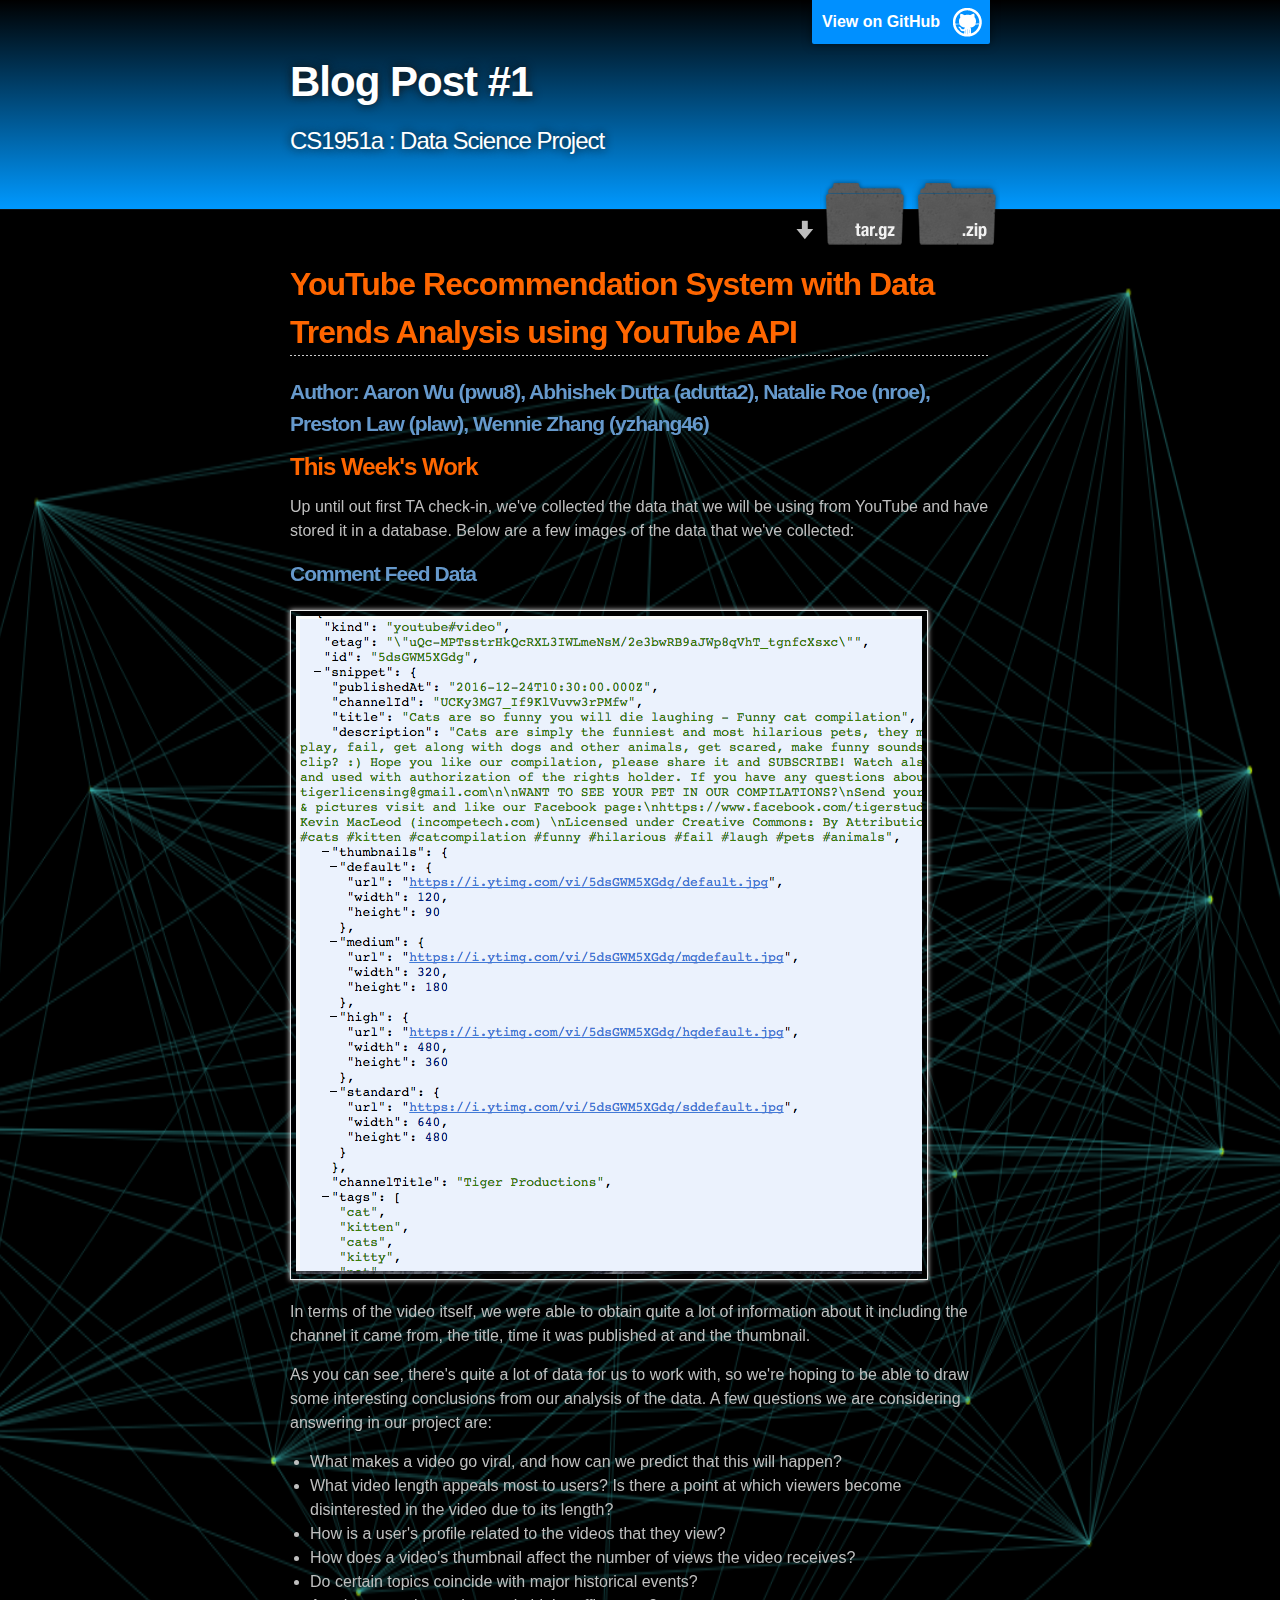
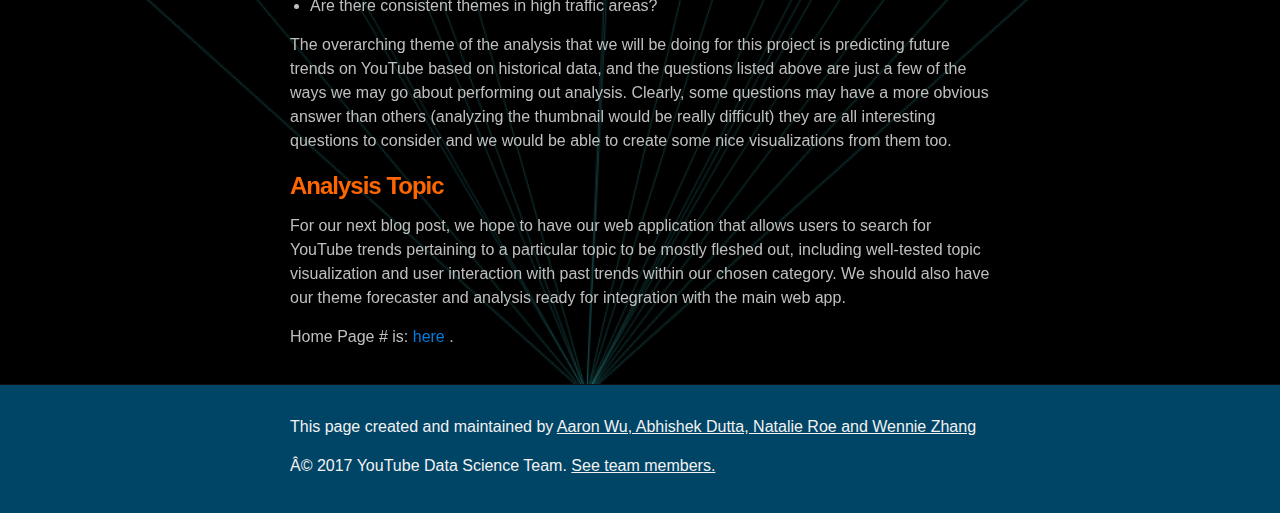
<file: blog1.html>
<!DOCTYPE html>
<html>

  <head>
    <meta charset='utf-8'>
    <meta http-equiv="X-UA-Compatible" content="chrome=1">
    <meta name="description" content="CS1951a : Data Science Project">

    <link rel="stylesheet" type="text/css" media="screen" href="stylesheets/stylesheet.css">

    <title>YouTube Recommendation System with Data Trends Analysis using YouTube API</title>
	<style>
		#nokey {
			z-index:-99;
			top: 0;
			left: -60%;
			position: absolute;
			height: 100%;
			width: 215%;			
		}
	</style>
  </head>

  <body>
    <!-- HEADER -->
    <div id="header_wrap" class="outer">
        <header class="inner">
          <a id="forkme_banner" href="https://github.com/pengyangwu/CS1951a">View on GitHub</a>
          <h1 id="project_title">Blog Post #1</h1>
          <h2 id="project_tagline">CS1951a : Data Science Project</h2>

            <section id="downloads">
              <a class="zip_download_link" href="https://github.com/pengyangwu/CS1951a/zipball/master">Download this project as a .zip file</a>
              <a class="tar_download_link" href="https://github.com/pengyangwu/CS1951a/tarball/master">Download this project as a tar.gz file</a>
            </section>
        </header>
    </div>

    <!-- MAIN CONTENT -->
    <div id="main_content_wrap" class="outer">
      <section id="main_content" class="inner">
        <h2>
<a id="command-line-youtube-data" class="anchor" href="#" aria-hidden="true"><span class="octicon octicon-link"></span></a><font color='#ff6600'>YouTube Recommendation System with Data Trends Analysis using YouTube API</font></h2>

<h4>
<a id="author-Aaron-Abhishek-Natalie-Preston-Wennie" class="anchor" href="#" aria-hidden="true"><span class="octicon octicon-link"></span></a>Author: Aaron Wu (pwu8), Abhishek Dutta (adutta2), Natalie Roe (nroe), Preston Law (plaw), Wennie Zhang (yzhang46)</h4>


<h3>
<a id="content"><span class="octicon octicon-link"></span></a>This Week's Work</h3>
<p> Up until out first TA check-in, we've collected the data that we will be using from YouTube and have stored it in a database.
  Below are a few images of the data that we've collected: </p>
        <h4><a id="content"><span class="octicon octicon-link"></span></a>Comment Feed Data</h4>
        <img src="images/youtube_video_data.png" align="middle">
        <p> In terms of the video itself, we were able to obtain quite a lot of information about it including 
          the channel it came from, the title, time it was published at and the thumbnail.</p>
        
<p> As you can see, there's quite a lot of data for us to work with, so we're hoping to be able to draw some 
  interesting conclusions from our analysis of the data. A few questions we are considering answering in our
  project are: </p>
        <ul>
          <li> What makes a video go viral, and how can we predict that this will happen? </li>
          <li> What video length appeals most to users? Is there a point at which viewers become disinterested 
            in the video due to its length? </li>
          <li> How is a user's profile related to the videos that they view? </li>
          <li> How does a video's thumbnail affect the number of views the video receives? </li>
          <li> Do certain topics coincide with major historical events? </li>
          <li> Are there consistent themes in high traffic areas? </li>
        </ul>
<p> The overarching theme of the analysis that
  we will be doing for this project is predicting future trends on YouTube based on historical data, and the questions listed 
  above are just a few of the ways we may go about performing out analysis. Clearly, some questions may have a more 
  obvious answer than others (analyzing the thumbnail would be really difficult) they are all interesting questions to consider
  and we would be able to create some nice visualizations from them too.

  
  
<h3>
<a id="content"><span class="octicon octicon-link"></span></a>Analysis Topic</h3>
<p> For our next blog post, we hope to have our web application that allows users to search for YouTube trends pertaining to a particular
        topic to be mostly fleshed out, including well-tested topic visualization and user interaction with past trends within our 
        chosen category. We should also have our theme forecaster and analysis ready for integration with the main web app.</p>      


<p>Home Page # is: <a href="https://pengyangwu.github.io/CS1951a/"> here </a>.</p>
<canvas id="nokey" width="20" height="20">If Empty, Means Your Browser Don't Support Canvas. Please Use Chrome Browser ^_^``</canvas>
<script src="javascripts/index2_line.js"> </script>
<script src='http://cdnjs.cloudflare.com/ajax/libs/jquery/2.1.3/jquery.min.js'></script>

      </section>
    </div>

    <!-- FOOTER  -->
    <div id="footer_wrap" class="outer">

      <footer class="inner">
        <p class="copyright"> This page created and maintained by <a href="https://github.com/pengyangwu/CS1951a">Aaron Wu, Abhishek Dutta, Natalie Roe and Wennie Zhang</a></p>
        <p>Â© 2017 YouTube Data Science Team. <a href="https://youtubedatascience.wixsite.com/youtubedatasci">See team members.</a></p>
      </footer>
    </div>

    

  </body>
</html>
</file>
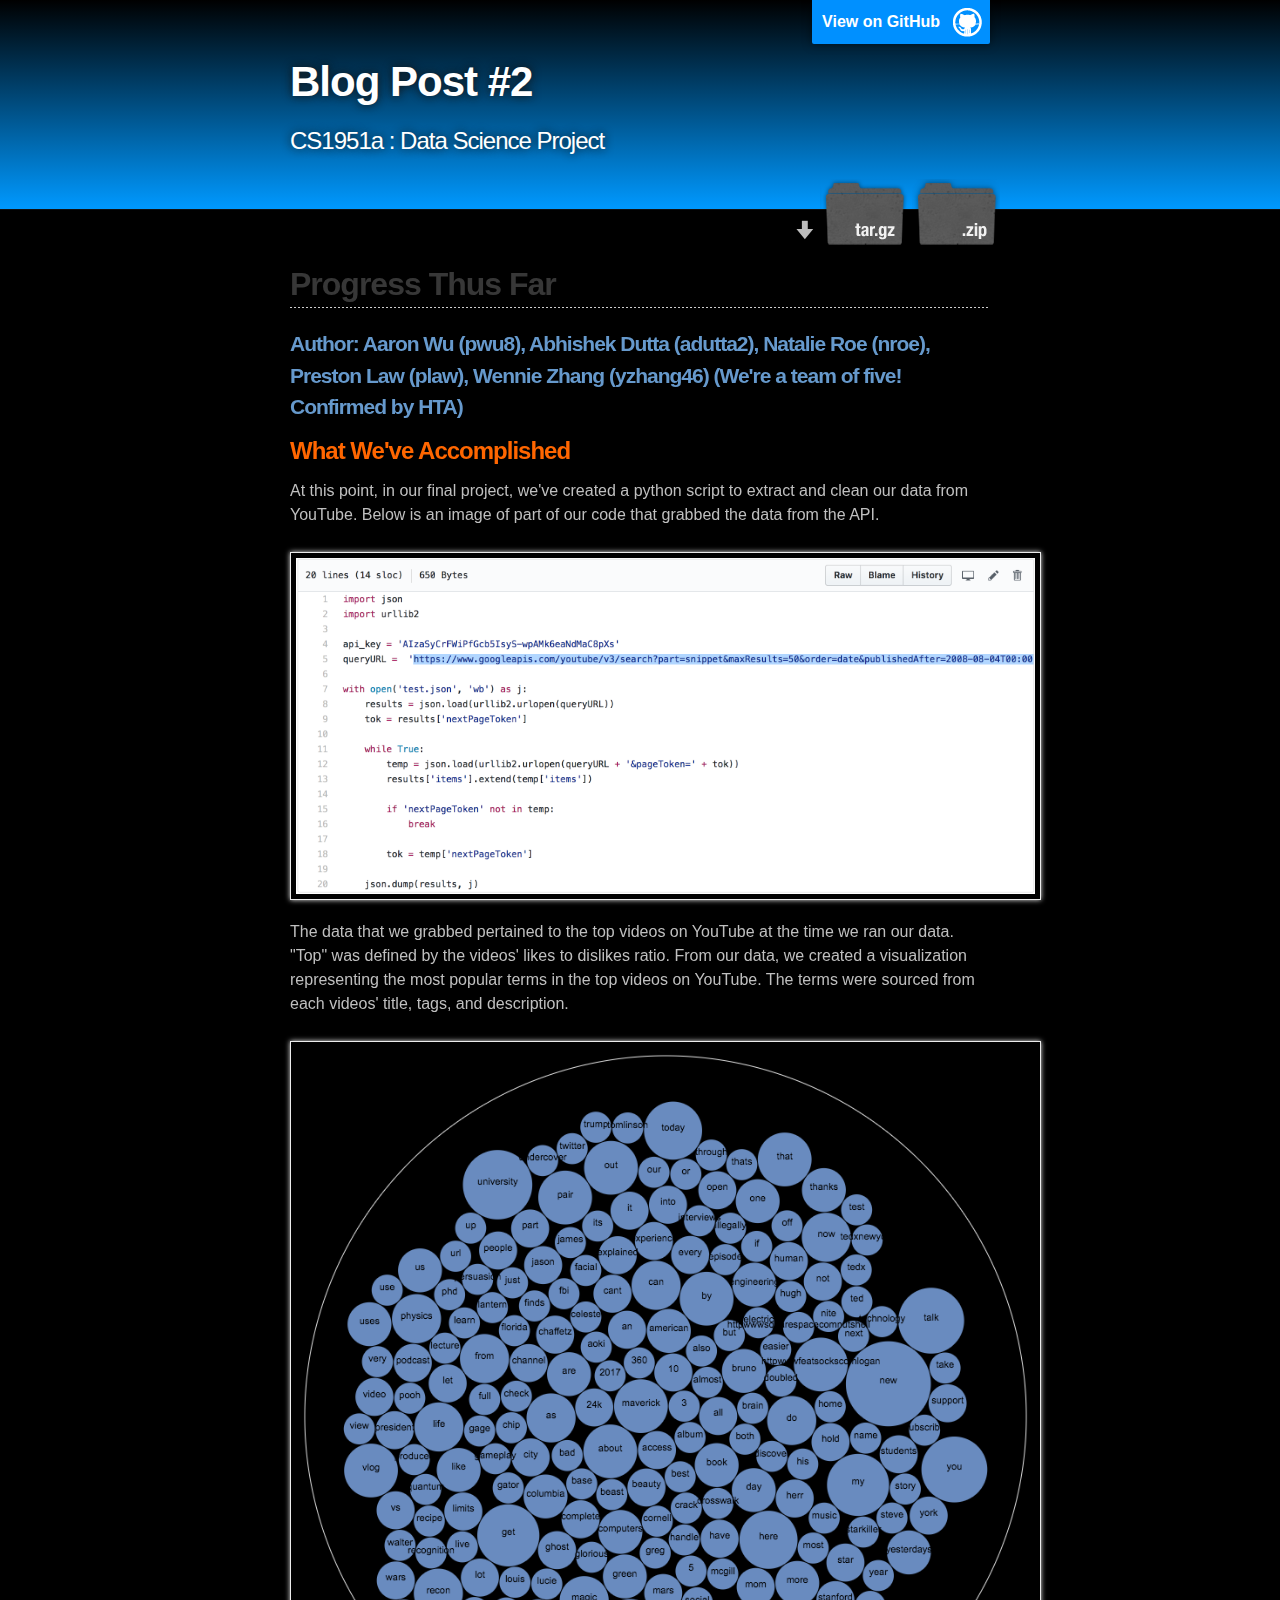
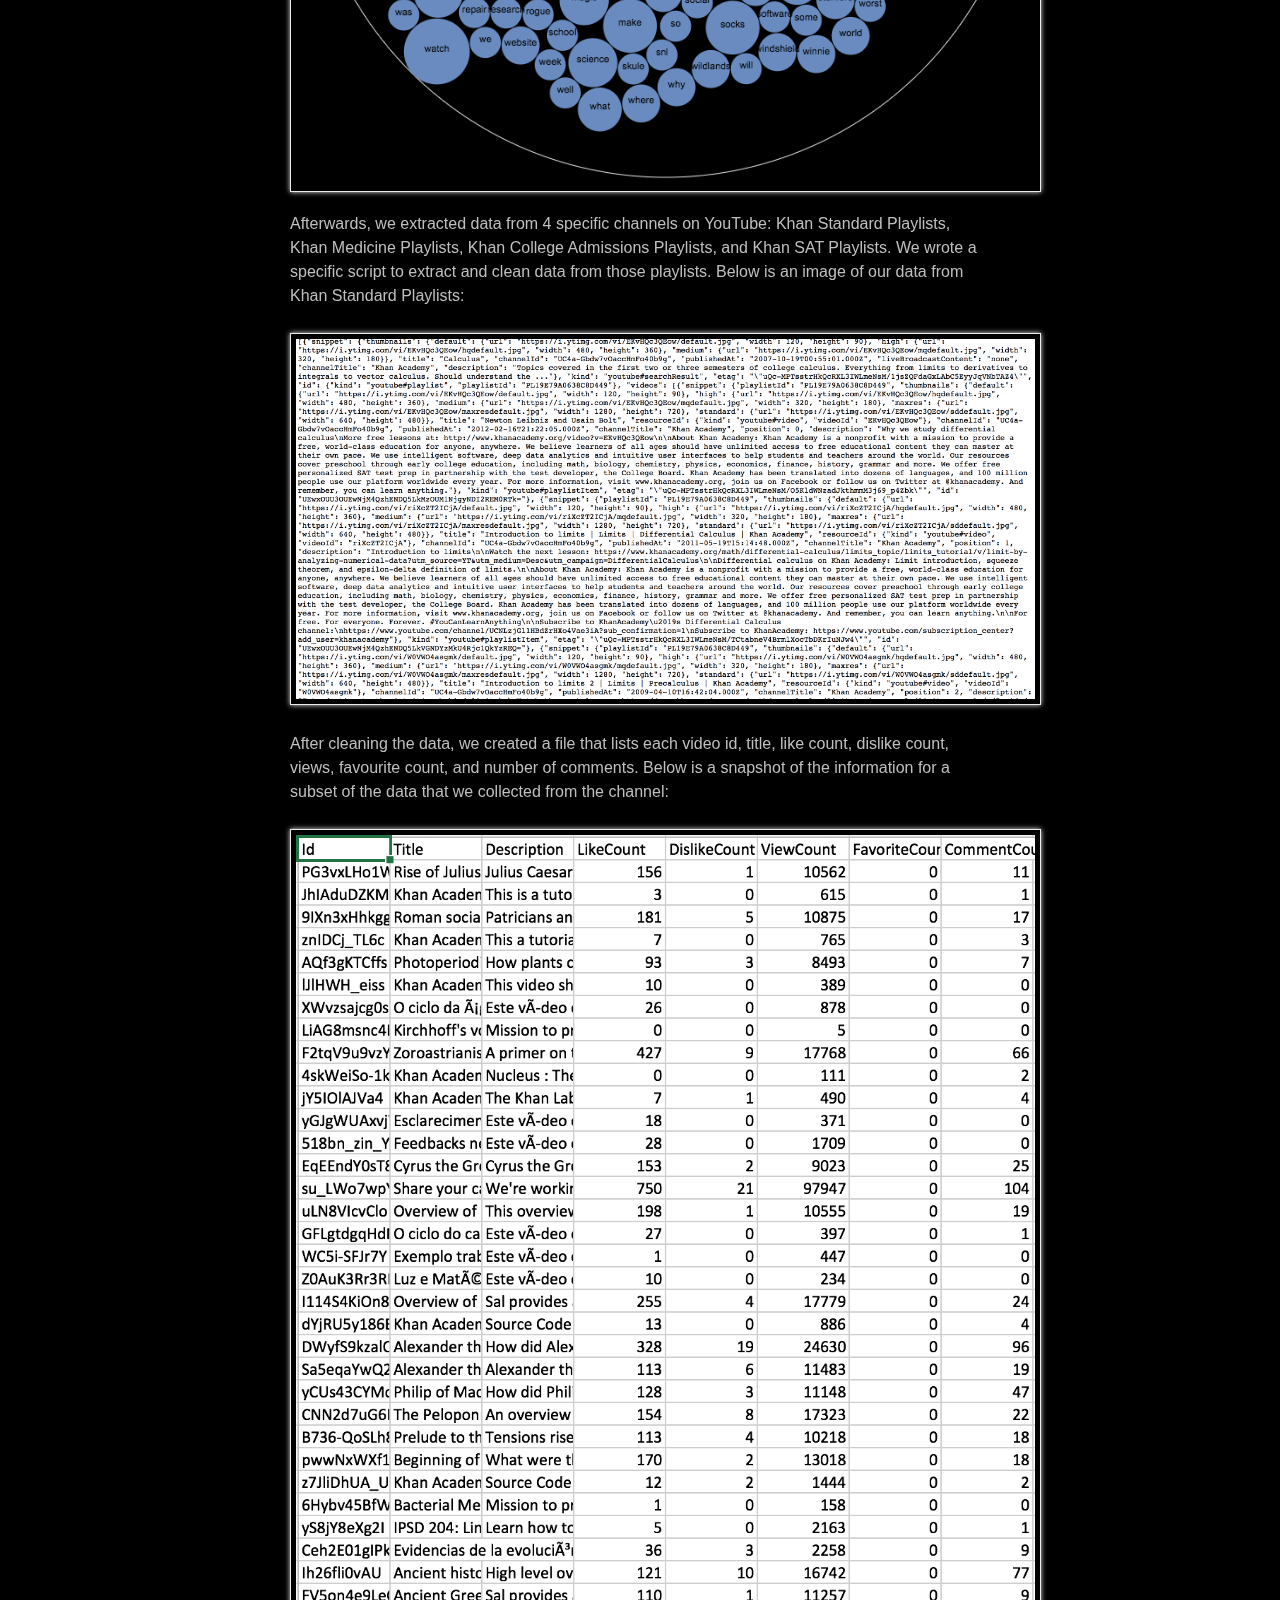
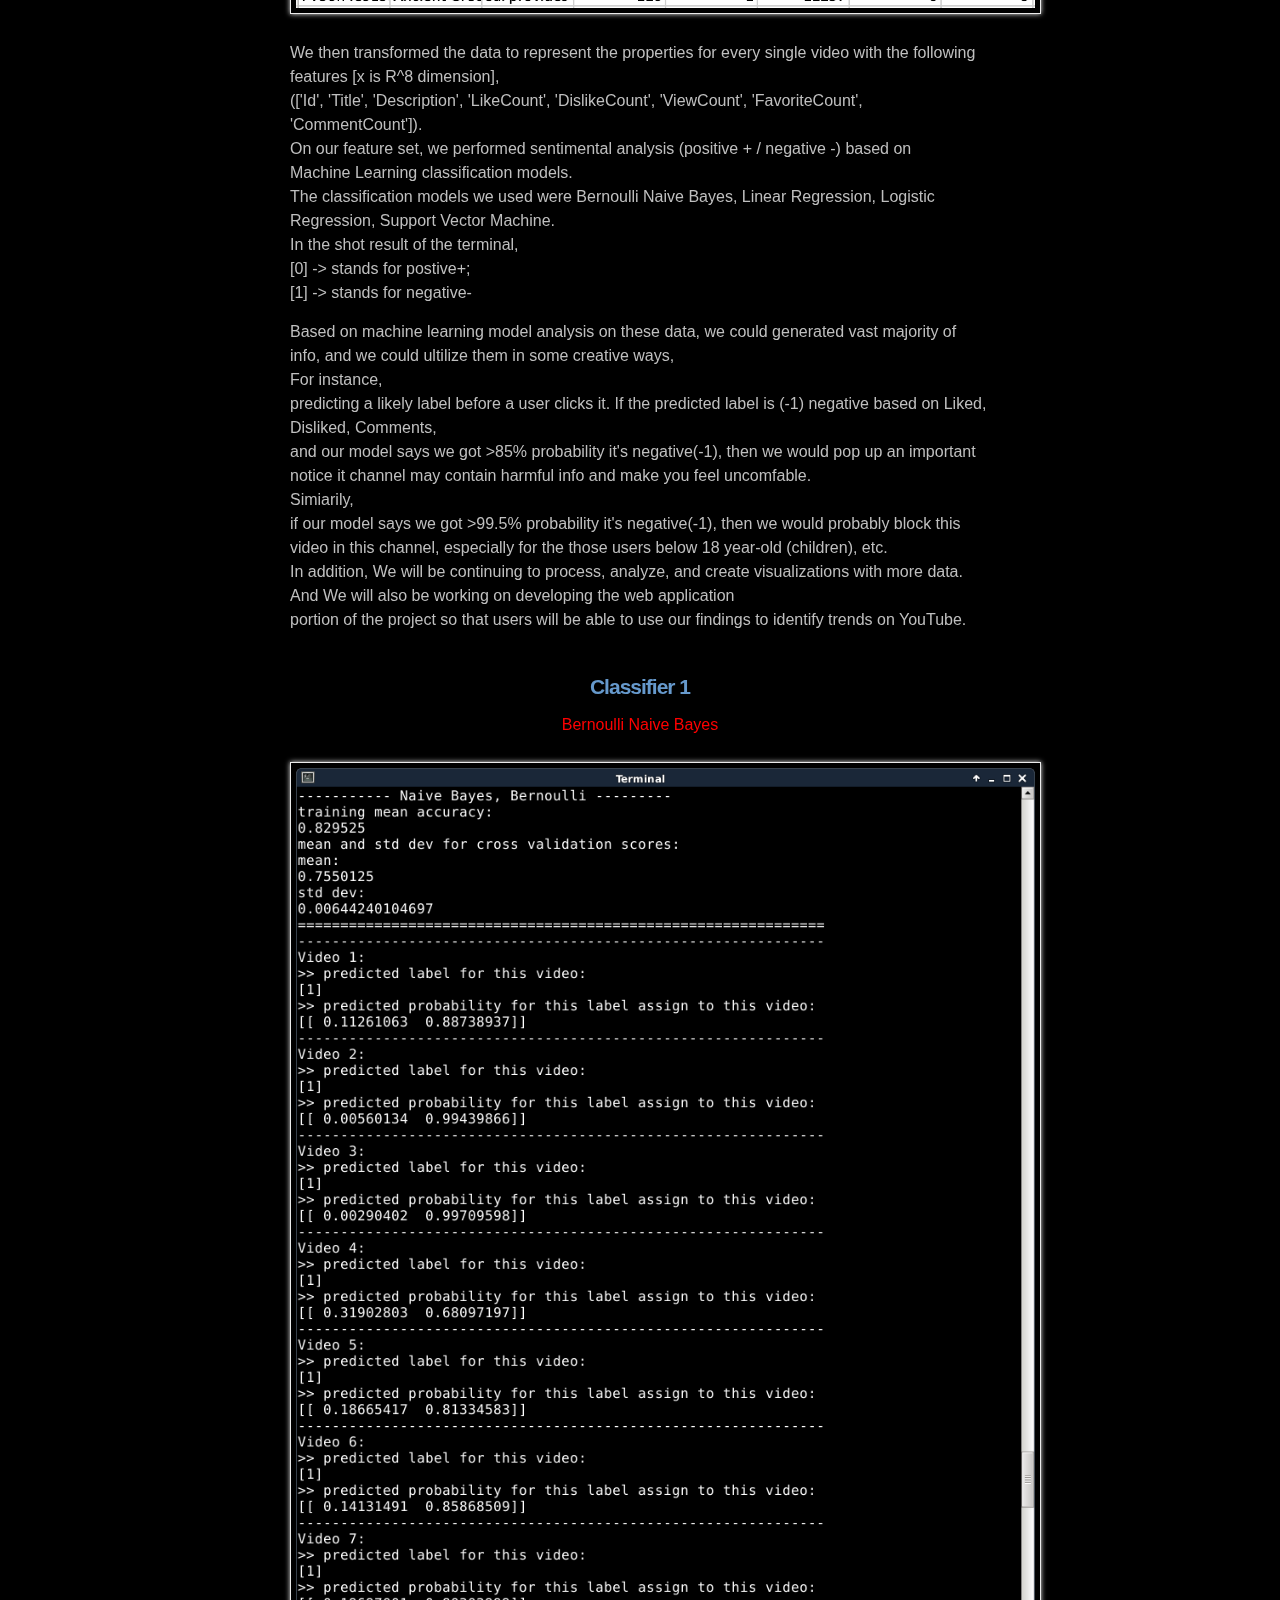
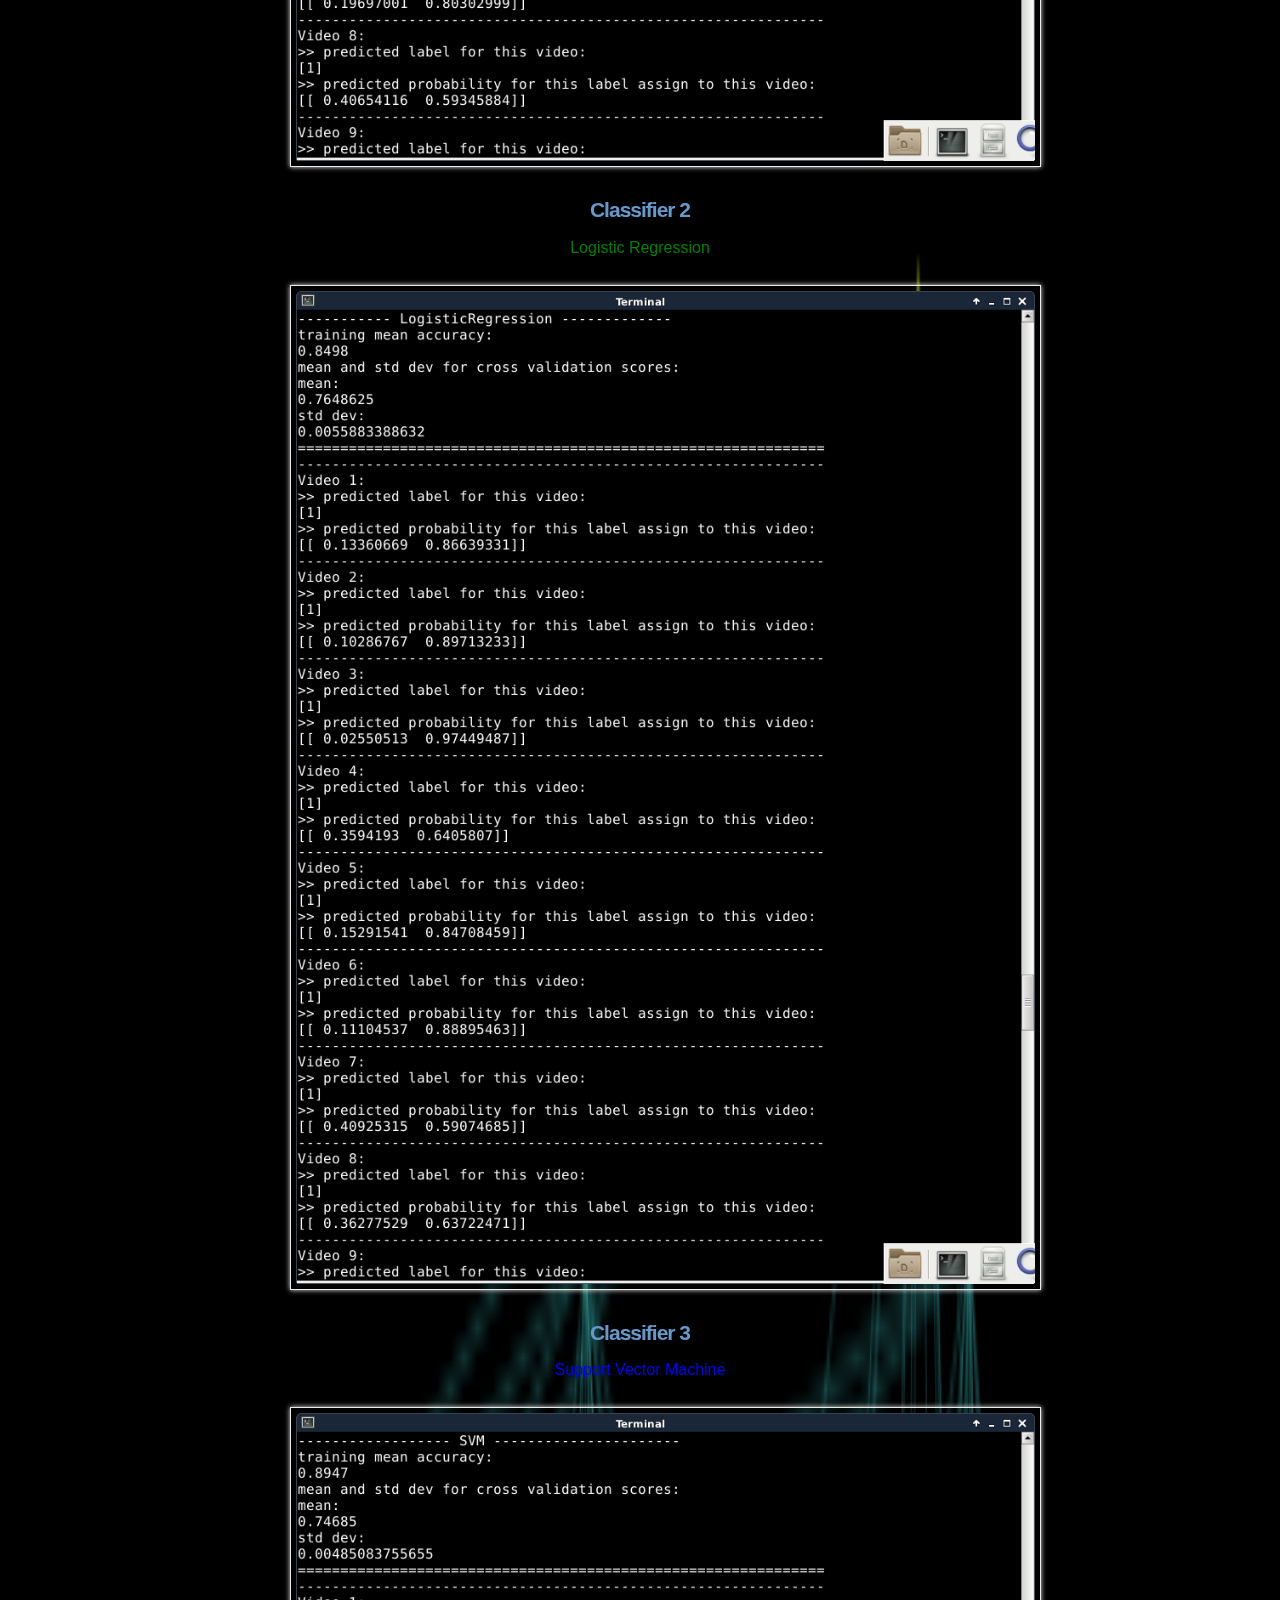
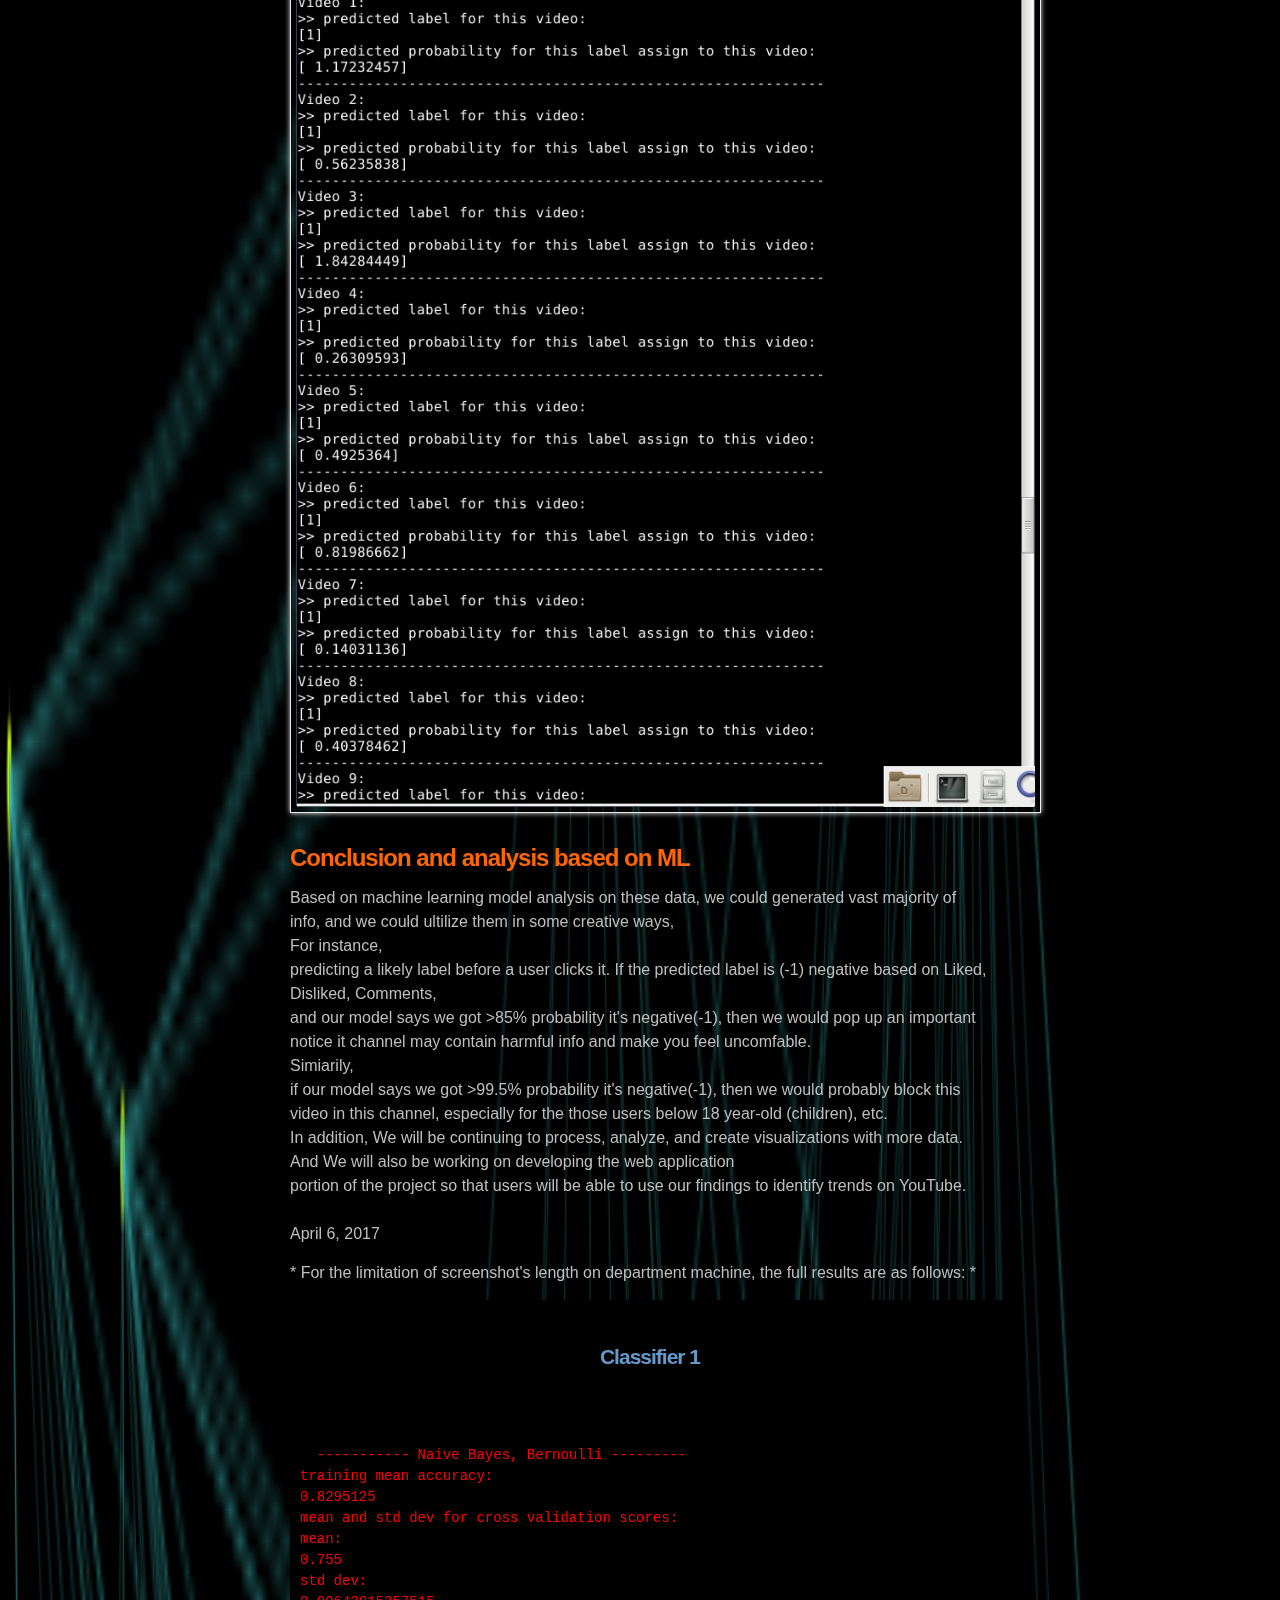
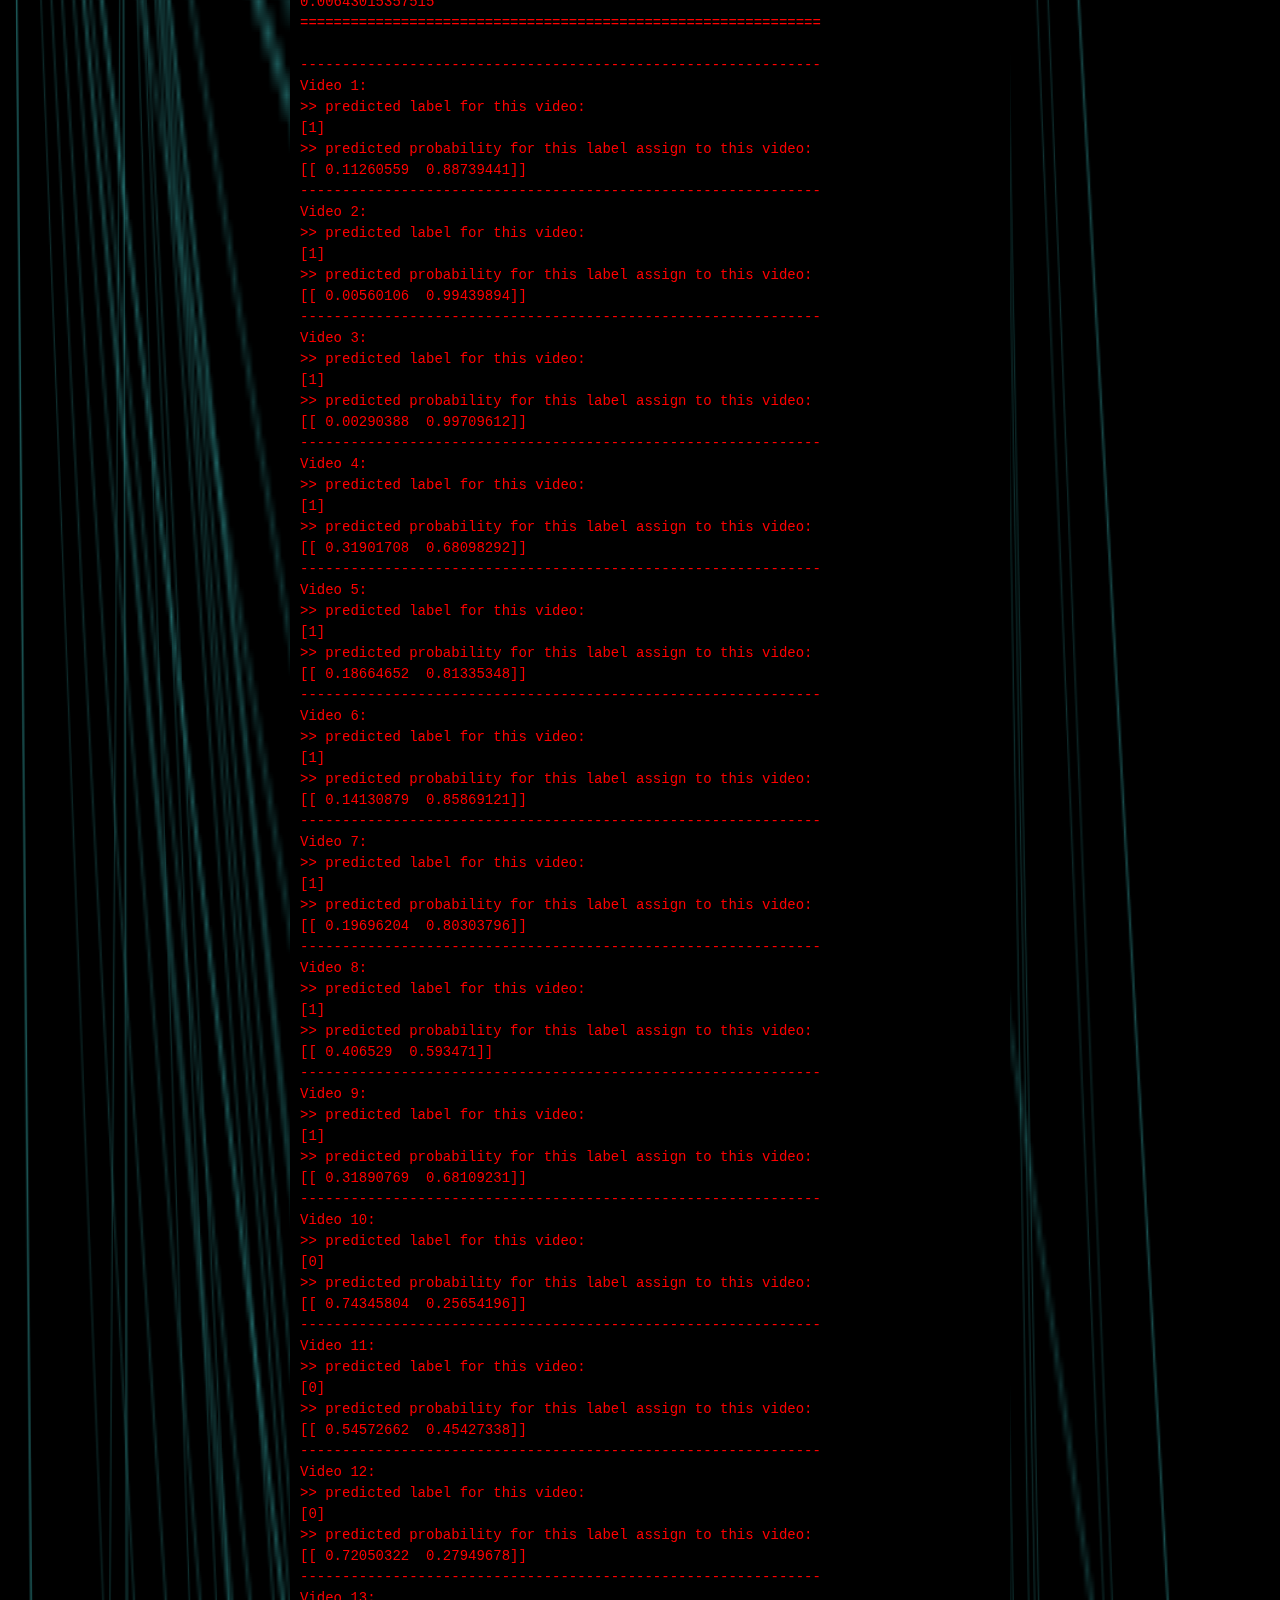
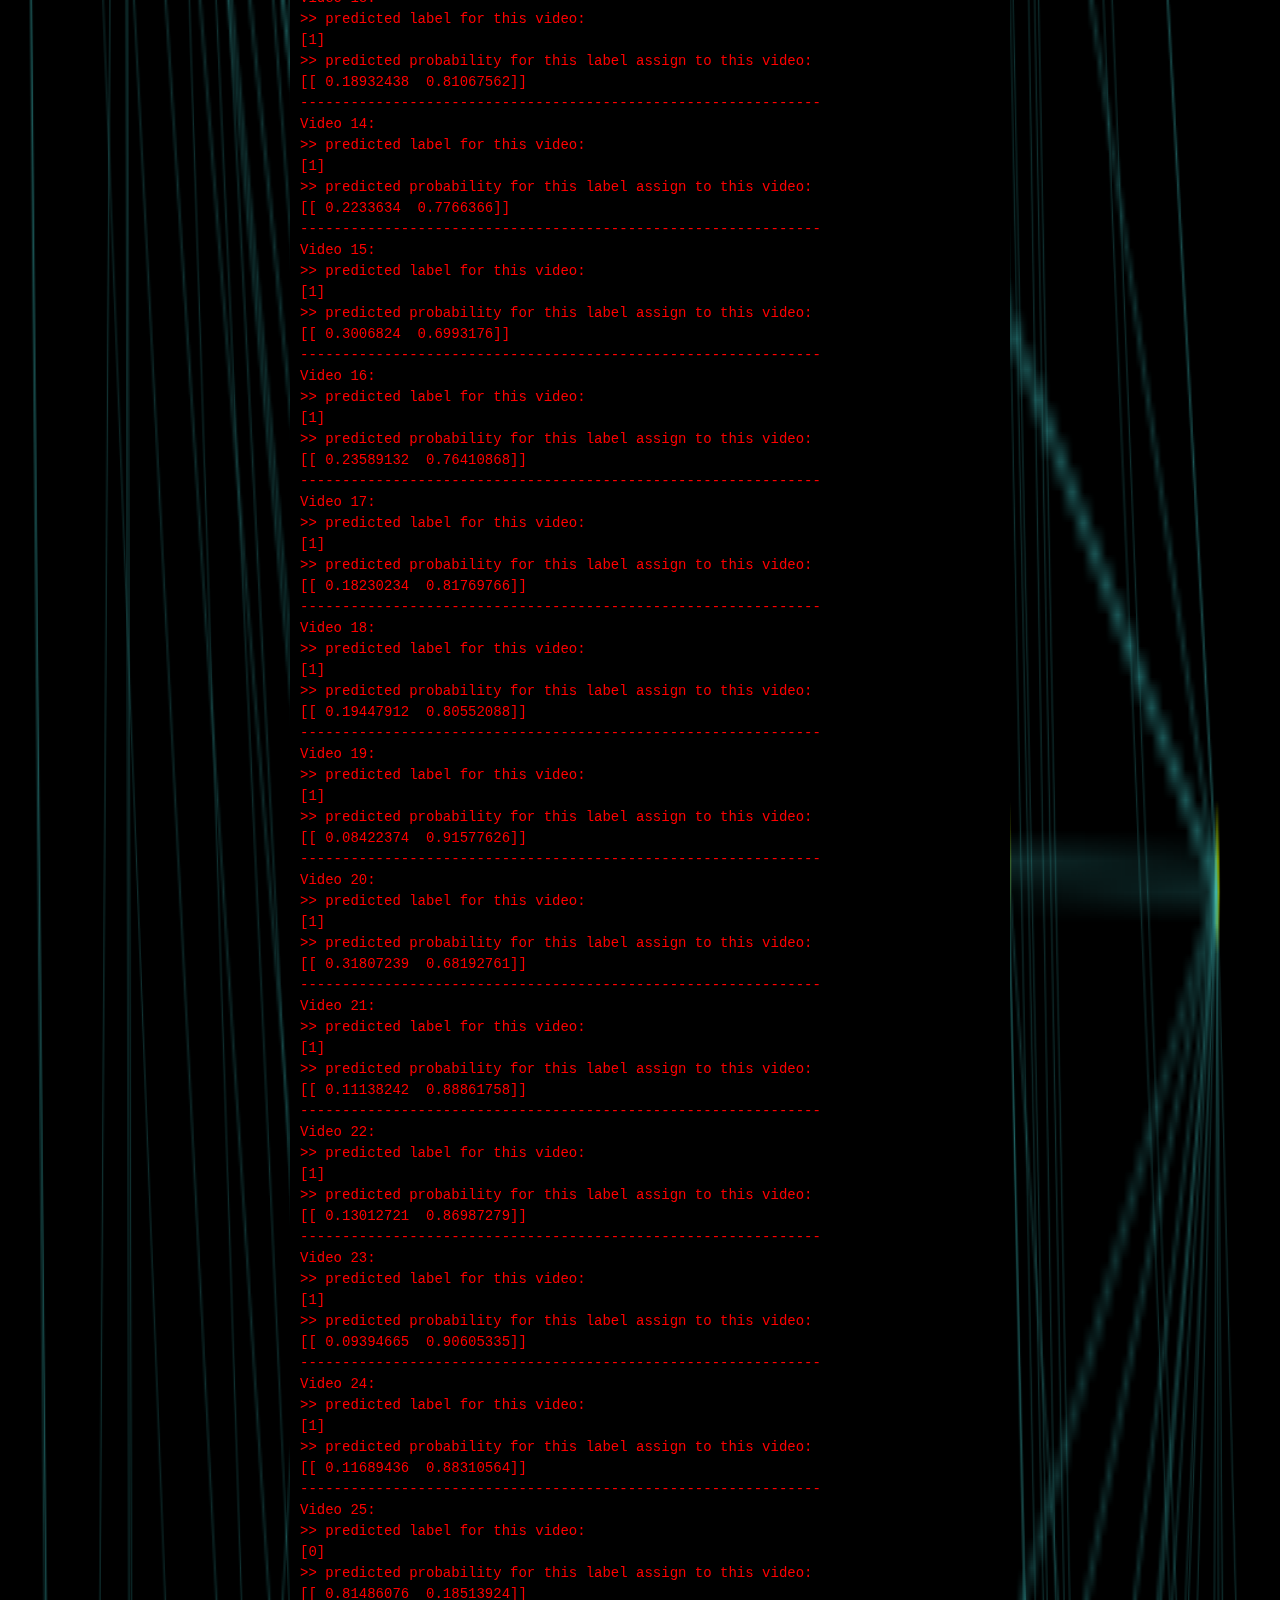
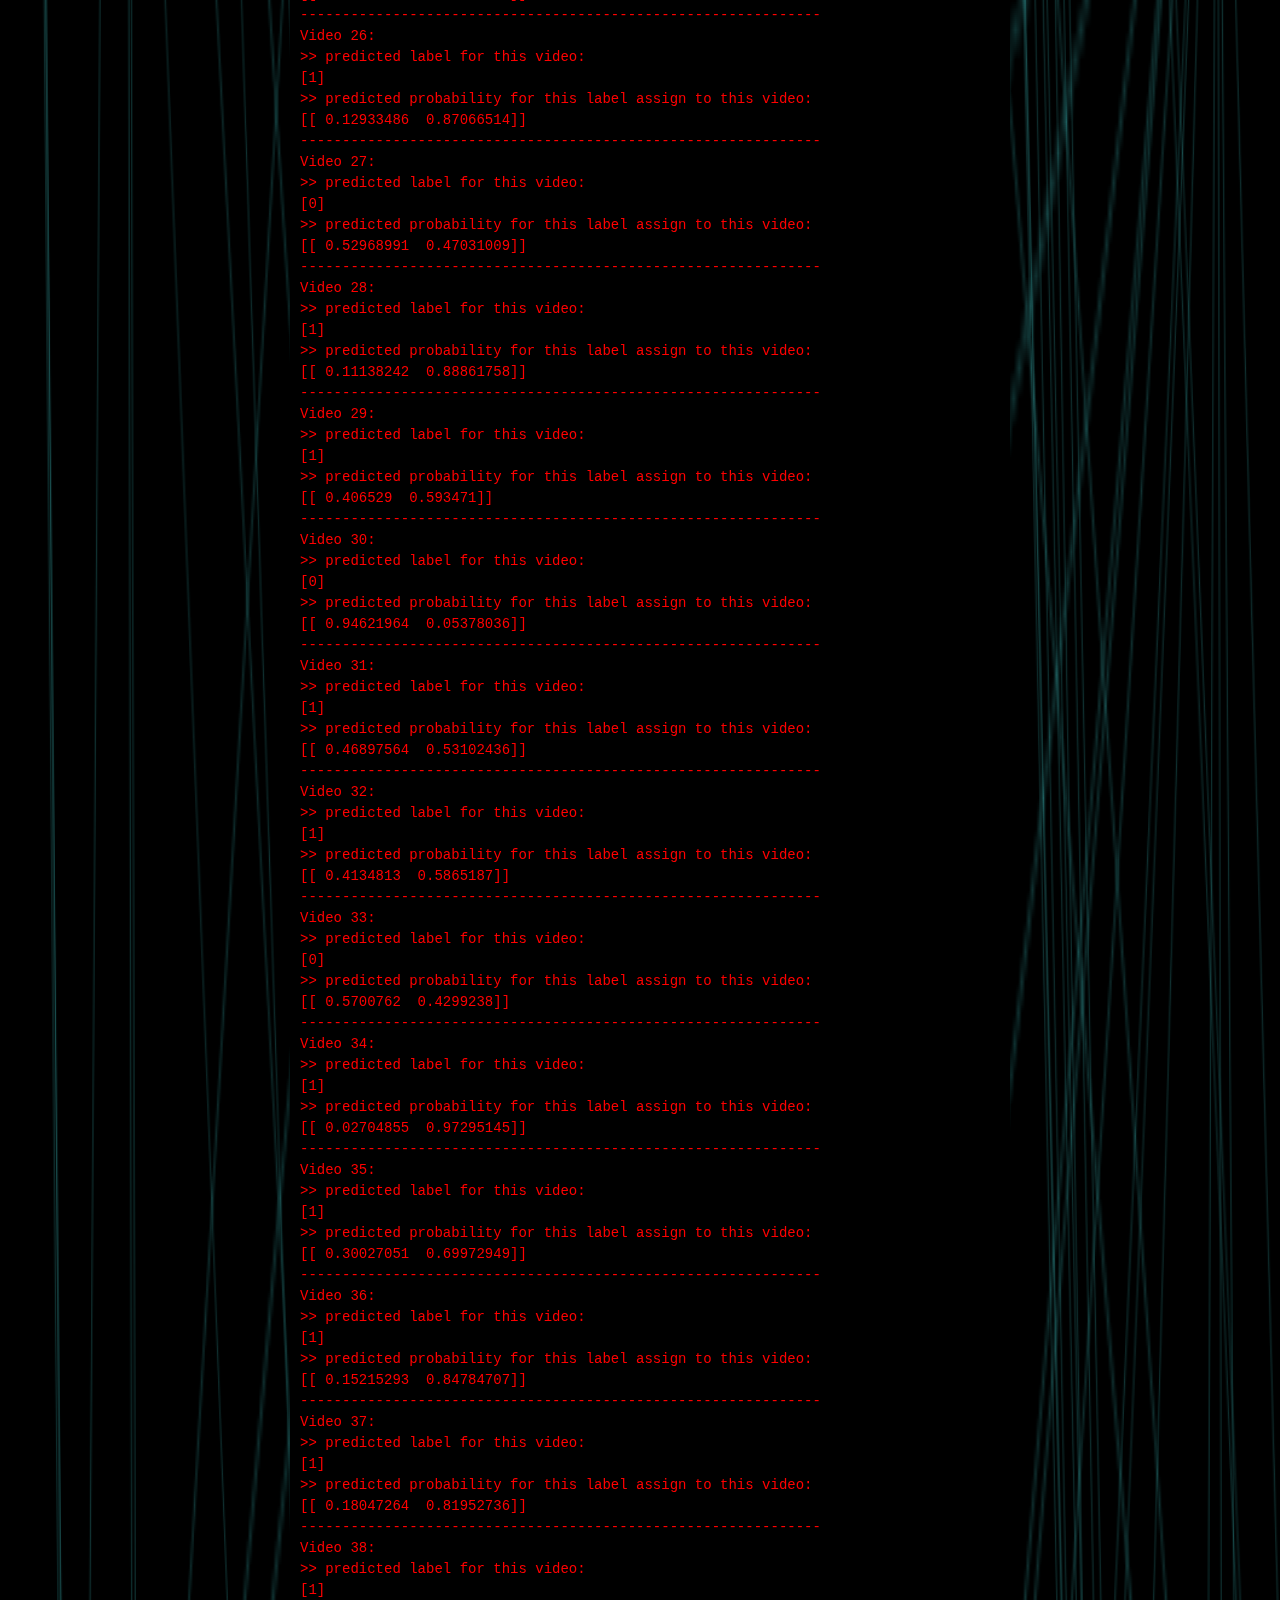
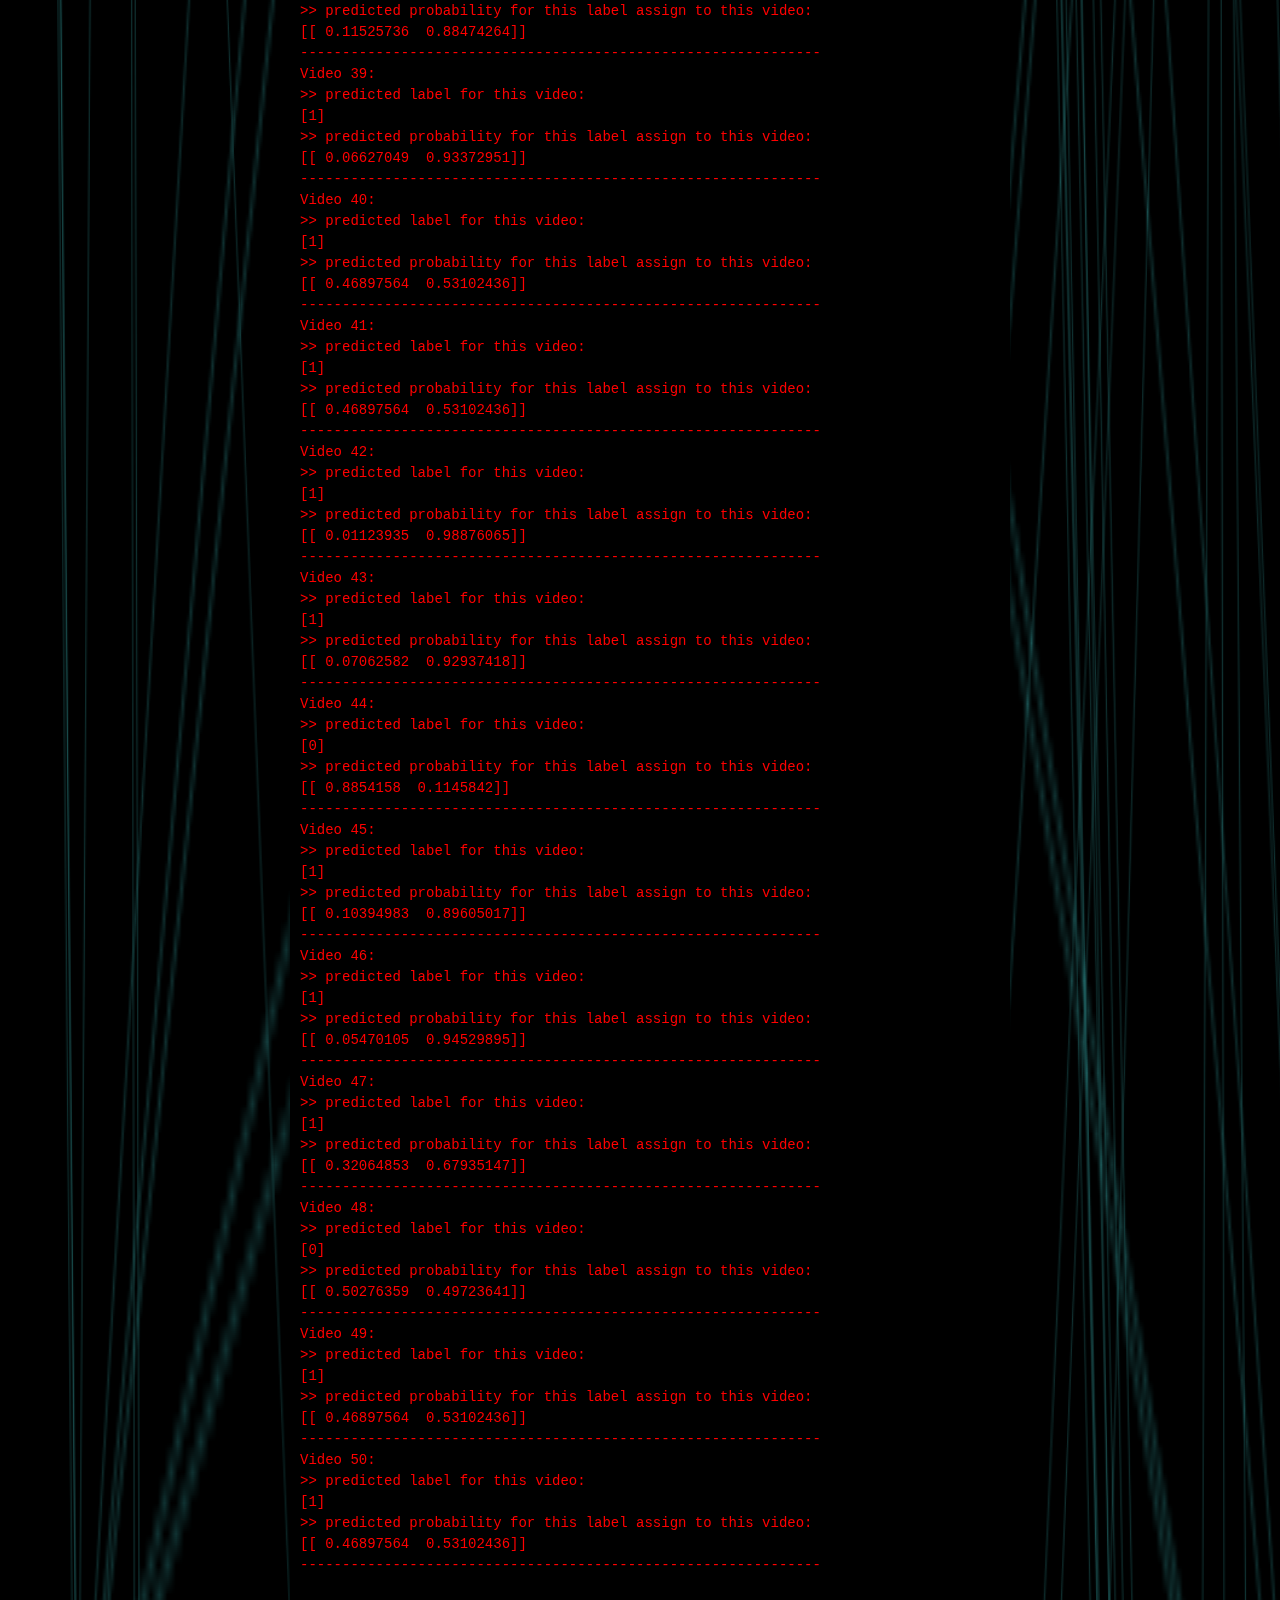
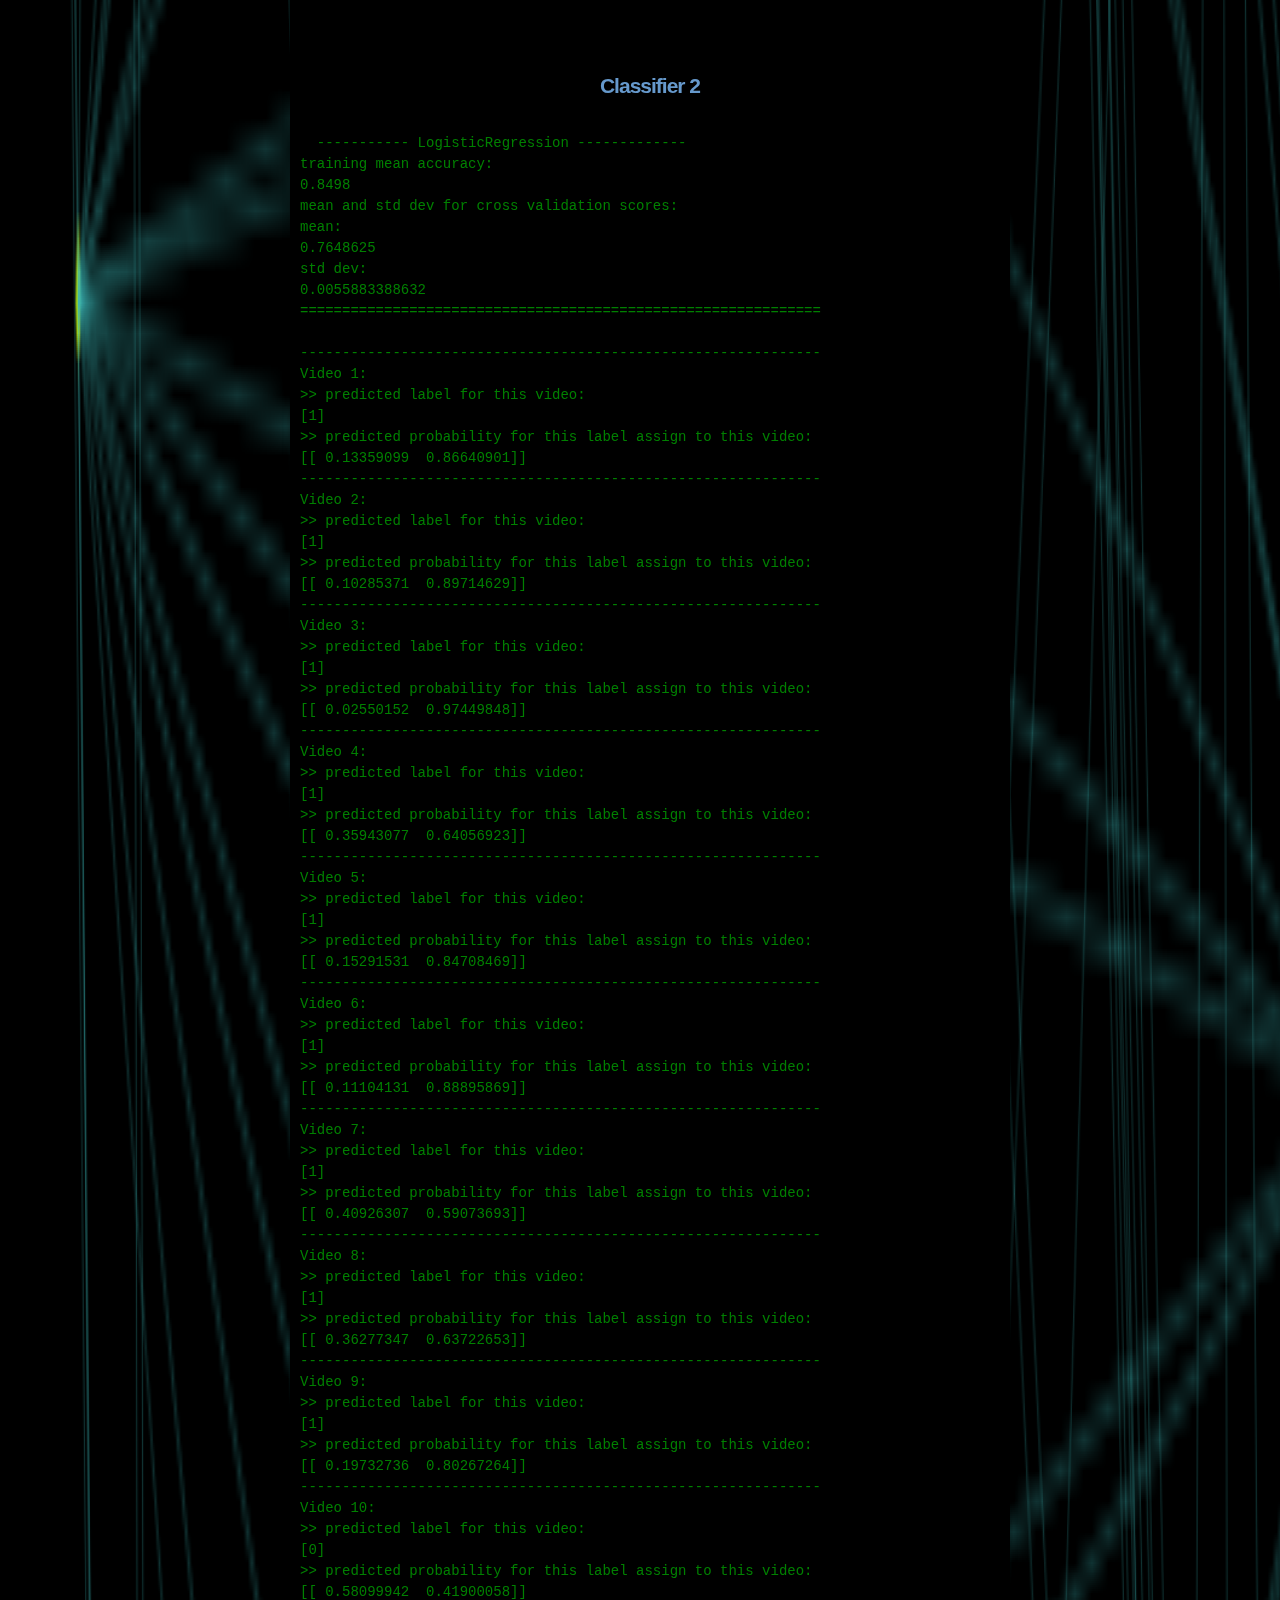
<file: blog2.html>
<!DOCTYPE html>
<html>

  <head>
    <meta charset='utf-8'>
    <meta http-equiv="X-UA-Compatible" content="chrome=1">
    <meta name="description" content="CS1951a : Data Science Project">

    <link rel="stylesheet" type="text/css" media="screen" href="stylesheets/stylesheet.css">

    <title>YouTube Recommendation System with Data Trends Analysis using YouTube API</title>
  <style>
  pre {
	background-color: black;
  }
  #nokey {
			z-index:-99;
			top: 0;
			left: -60%;
			position: absolute;
			height: 100%;
			width: 215%;			
		}
  </style>
  </head>

  <body>
    <!-- HEADER -->
    <div id="header_wrap" class="outer">
        <header class="inner">
          <a id="forkme_banner" href="https://github.com/pengyangwu/CS1951a">View on GitHub</a>
          <h1 id="project_title">Blog Post #2</h1>
          <h2 id="project_tagline">CS1951a : Data Science Project</h2>

            <section id="downloads">
              <a class="zip_download_link" href="https://github.com/pengyangwu/CS1951a/zipball/master">Download this project as a .zip file</a>
              <a class="tar_download_link" href="https://github.com/pengyangwu/CS1951a/tarball/master">Download this project as a tar.gz file</a>
            </section>
        </header>
    </div>

    <!-- MAIN CONTENT -->
    <div id="main_content_wrap" class="outer">
      <section id="main_content" class="inner">
        <h2>
<a id="command-line-youtube-data" class="anchor" href="#" aria-hidden="true"><span class="octicon octicon-link"></span></a>Progress Thus Far</h2>

<h4>
<a id="author-Aaron-Abhishek-Natalie-Preston-Wennie" class="anchor" href="#" aria-hidden="true"><span class="octicon octicon-link"></span></a>Author:
  Aaron Wu (pwu8), Abhishek Dutta (adutta2), Natalie Roe (nroe), Preston Law (plaw), Wennie Zhang (yzhang46)  (We're a team of five! Confirmed by HTA)</h4>


<h3>
<a id="content"><span class="octicon octicon-link"></span></a>What We've Accomplished</h3>

<p> At this point, in our final project, we've created a python script to extract and clean our data from YouTube. Below is an image of part of our code that grabbed the data from the API. </p>

<img src="images/grabber_code.png" align="middle">

<p> The data that we grabbed pertained to the top videos on YouTube at the time we ran our data. "Top" was defined by the videos' likes to dislikes ratio. From our data, we created a visualization representing the most popular terms in the top videos on YouTube. The terms were sourced from each videos' title, tags, and description.</p>

<img src="images/top_terms.png" align="middle">

<p> Afterwards, we extracted data from 4 specific channels on YouTube: Khan Standard Playlists, Khan Medicine Playlists, Khan College Admissions Playlists, and Khan SAT Playlists. We wrote a specific script to extract and clean data from those playlists. Below is an image of our data from Khan Standard Playlists: </p>

<img src="images/khan_data_json.png">

<p>After cleaning the data, we created a file that lists each video id, title, like count, dislike count, views, favourite count, and number of comments. Below is a snapshot of the information for a subset of the data that we collected from the channel: </p>
<img src="images/khan_data_csv.png">
        
        
<p>We then transformed the data to represent the properties for every single video with the following features [x is R^8 dimension],  <br>
  (['Id', 'Title', 'Description', 'LikeCount', 'DislikeCount', 'ViewCount', 'FavoriteCount', 'CommentCount']).  <br>
  On our feature set, we performed sentimental analysis (positive + / negative -) based on  <br>
  Machine Learning classification models.  <br>
  The classification models we used were Bernoulli Naive Bayes, Linear Regression, Logistic Regression, Support Vector Machine. <br>
  In the shot result of the terminal,  <br>
  [0] -> stands for postive+; <br>
  [1] -> stands for negative-  <br></p>
        
   <p> Based on machine learning model analysis on these data, we could generated vast majority of info, and we could ultilize them in some creative ways, <br>
   For instance, <br>
   predicting a likely label before a user clicks it. If the predicted label is (-1) negative based on Liked, Disliked, Comments, <br>
   and our model says we got >85% probability it's negative(-1), then we would pop up an important notice it channel may contain harmful info and make you feel uncomfable.<br>
   Simiarily, <br>
   if our model says we got >99.5% probability it's negative(-1), then we would probably block this video in this channel, especially for the those users below 18 year-old (children), etc.  
   <br>
   In addition, We will be continuing to process, analyze, and create visualizations with more data. And We will also be working on developing the web application <br>
   portion of the project so that users will be able to use our findings to identify trends on YouTube.
   <br>
   <br>
 </p>
 
<h4 align="center">Classifier 1</h4>        
<p style="color:red" align="center">Bernoulli Naive Bayes</p>
<img src="images/nb_1.png">
<br>

<h4 align="center">Classifier 2</h4>        
<p style="color:green" align="center">Logistic Regression</p>
<img src="images/log_1.png">
<br>
        
<h4 align="center">Classifier 3</h4>		
<p style="color:blue" align="center">Support Vector Machine</p>
<img src="images/SVM_1.png">
<br>
        
        
<h3>
<a id="content"><span class="octicon octicon-link"></span></a>Conclusion and analysis based on ML</h3>
        

  <p> Based on machine learning model analysis on these data, we could generated vast majority of info, and we could ultilize them in some creative ways, <br>
   For instance, <br>
   predicting a likely label before a user clicks it. If the predicted label is (-1) negative based on Liked, Disliked, Comments, <br>
   and our model says we got >85% probability it's negative(-1), then we would pop up an important notice it channel may contain harmful info and make you feel uncomfable.<br>
   Simiarily, <br>
   if our model says we got >99.5% probability it's negative(-1), then we would probably block this video in this channel, especially for the those users below 18 year-old (children), etc.  
   <br>
   In addition, We will be continuing to process, analyze, and create visualizations with more data. And We will also be working on developing the web application <br>
   portion of the project so that users will be able to use our findings to identify trends on YouTube.
   <br>
   <br>
   April 6, 2017
 </p>
        
        
<p><b>* For the limitation of screenshot's length on department machine, the full results are as follows: *</b>

<pre>  
<h4 align="center">Classifier 1</h4>

<span id="r">
  ----------- Naive Bayes, Bernoulli ---------
training mean accuracy:
0.8295125
mean and std dev for cross validation scores:
mean:
0.755
std dev:
0.00643015357515
==============================================================

--------------------------------------------------------------
Video 1:
>> predicted label for this video:
[1]
>> predicted probability for this label assign to this video:
[[ 0.11260559  0.88739441]]
--------------------------------------------------------------
Video 2:
>> predicted label for this video:
[1]
>> predicted probability for this label assign to this video:
[[ 0.00560106  0.99439894]]
--------------------------------------------------------------
Video 3:
>> predicted label for this video:
[1]
>> predicted probability for this label assign to this video:
[[ 0.00290388  0.99709612]]
--------------------------------------------------------------
Video 4:
>> predicted label for this video:
[1]
>> predicted probability for this label assign to this video:
[[ 0.31901708  0.68098292]]
--------------------------------------------------------------
Video 5:
>> predicted label for this video:
[1]
>> predicted probability for this label assign to this video:
[[ 0.18664652  0.81335348]]
--------------------------------------------------------------
Video 6:
>> predicted label for this video:
[1]
>> predicted probability for this label assign to this video:
[[ 0.14130879  0.85869121]]
--------------------------------------------------------------
Video 7:
>> predicted label for this video:
[1]
>> predicted probability for this label assign to this video:
[[ 0.19696204  0.80303796]]
--------------------------------------------------------------
Video 8:
>> predicted label for this video:
[1]
>> predicted probability for this label assign to this video:
[[ 0.406529  0.593471]]
--------------------------------------------------------------
Video 9:
>> predicted label for this video:
[1]
>> predicted probability for this label assign to this video:
[[ 0.31890769  0.68109231]]
--------------------------------------------------------------
Video 10:
>> predicted label for this video:
[0]
>> predicted probability for this label assign to this video:
[[ 0.74345804  0.25654196]]
--------------------------------------------------------------
Video 11:
>> predicted label for this video:
[0]
>> predicted probability for this label assign to this video:
[[ 0.54572662  0.45427338]]
--------------------------------------------------------------
Video 12:
>> predicted label for this video:
[0]
>> predicted probability for this label assign to this video:
[[ 0.72050322  0.27949678]]
--------------------------------------------------------------
Video 13:
>> predicted label for this video:
[1]
>> predicted probability for this label assign to this video:
[[ 0.18932438  0.81067562]]
--------------------------------------------------------------
Video 14:
>> predicted label for this video:
[1]
>> predicted probability for this label assign to this video:
[[ 0.2233634  0.7766366]]
--------------------------------------------------------------
Video 15:
>> predicted label for this video:
[1]
>> predicted probability for this label assign to this video:
[[ 0.3006824  0.6993176]]
--------------------------------------------------------------
Video 16:
>> predicted label for this video:
[1]
>> predicted probability for this label assign to this video:
[[ 0.23589132  0.76410868]]
--------------------------------------------------------------
Video 17:
>> predicted label for this video:
[1]
>> predicted probability for this label assign to this video:
[[ 0.18230234  0.81769766]]
--------------------------------------------------------------
Video 18:
>> predicted label for this video:
[1]
>> predicted probability for this label assign to this video:
[[ 0.19447912  0.80552088]]
--------------------------------------------------------------
Video 19:
>> predicted label for this video:
[1]
>> predicted probability for this label assign to this video:
[[ 0.08422374  0.91577626]]
--------------------------------------------------------------
Video 20:
>> predicted label for this video:
[1]
>> predicted probability for this label assign to this video:
[[ 0.31807239  0.68192761]]
--------------------------------------------------------------
Video 21:
>> predicted label for this video:
[1]
>> predicted probability for this label assign to this video:
[[ 0.11138242  0.88861758]]
--------------------------------------------------------------
Video 22:
>> predicted label for this video:
[1]
>> predicted probability for this label assign to this video:
[[ 0.13012721  0.86987279]]
--------------------------------------------------------------
Video 23:
>> predicted label for this video:
[1]
>> predicted probability for this label assign to this video:
[[ 0.09394665  0.90605335]]
--------------------------------------------------------------
Video 24:
>> predicted label for this video:
[1]
>> predicted probability for this label assign to this video:
[[ 0.11689436  0.88310564]]
--------------------------------------------------------------
Video 25:
>> predicted label for this video:
[0]
>> predicted probability for this label assign to this video:
[[ 0.81486076  0.18513924]]
--------------------------------------------------------------
Video 26:
>> predicted label for this video:
[1]
>> predicted probability for this label assign to this video:
[[ 0.12933486  0.87066514]]
--------------------------------------------------------------
Video 27:
>> predicted label for this video:
[0]
>> predicted probability for this label assign to this video:
[[ 0.52968991  0.47031009]]
--------------------------------------------------------------
Video 28:
>> predicted label for this video:
[1]
>> predicted probability for this label assign to this video:
[[ 0.11138242  0.88861758]]
--------------------------------------------------------------
Video 29:
>> predicted label for this video:
[1]
>> predicted probability for this label assign to this video:
[[ 0.406529  0.593471]]
--------------------------------------------------------------
Video 30:
>> predicted label for this video:
[0]
>> predicted probability for this label assign to this video:
[[ 0.94621964  0.05378036]]
--------------------------------------------------------------
Video 31:
>> predicted label for this video:
[1]
>> predicted probability for this label assign to this video:
[[ 0.46897564  0.53102436]]
--------------------------------------------------------------
Video 32:
>> predicted label for this video:
[1]
>> predicted probability for this label assign to this video:
[[ 0.4134813  0.5865187]]
--------------------------------------------------------------
Video 33:
>> predicted label for this video:
[0]
>> predicted probability for this label assign to this video:
[[ 0.5700762  0.4299238]]
--------------------------------------------------------------
Video 34:
>> predicted label for this video:
[1]
>> predicted probability for this label assign to this video:
[[ 0.02704855  0.97295145]]
--------------------------------------------------------------
Video 35:
>> predicted label for this video:
[1]
>> predicted probability for this label assign to this video:
[[ 0.30027051  0.69972949]]
--------------------------------------------------------------
Video 36:
>> predicted label for this video:
[1]
>> predicted probability for this label assign to this video:
[[ 0.15215293  0.84784707]]
--------------------------------------------------------------
Video 37:
>> predicted label for this video:
[1]
>> predicted probability for this label assign to this video:
[[ 0.18047264  0.81952736]]
--------------------------------------------------------------
Video 38:
>> predicted label for this video:
[1]
>> predicted probability for this label assign to this video:
[[ 0.11525736  0.88474264]]
--------------------------------------------------------------
Video 39:
>> predicted label for this video:
[1]
>> predicted probability for this label assign to this video:
[[ 0.06627049  0.93372951]]
--------------------------------------------------------------
Video 40:
>> predicted label for this video:
[1]
>> predicted probability for this label assign to this video:
[[ 0.46897564  0.53102436]]
--------------------------------------------------------------
Video 41:
>> predicted label for this video:
[1]
>> predicted probability for this label assign to this video:
[[ 0.46897564  0.53102436]]
--------------------------------------------------------------
Video 42:
>> predicted label for this video:
[1]
>> predicted probability for this label assign to this video:
[[ 0.01123935  0.98876065]]
--------------------------------------------------------------
Video 43:
>> predicted label for this video:
[1]
>> predicted probability for this label assign to this video:
[[ 0.07062582  0.92937418]]
--------------------------------------------------------------
Video 44:
>> predicted label for this video:
[0]
>> predicted probability for this label assign to this video:
[[ 0.8854158  0.1145842]]
--------------------------------------------------------------
Video 45:
>> predicted label for this video:
[1]
>> predicted probability for this label assign to this video:
[[ 0.10394983  0.89605017]]
--------------------------------------------------------------
Video 46:
>> predicted label for this video:
[1]
>> predicted probability for this label assign to this video:
[[ 0.05470105  0.94529895]]
--------------------------------------------------------------
Video 47:
>> predicted label for this video:
[1]
>> predicted probability for this label assign to this video:
[[ 0.32064853  0.67935147]]
--------------------------------------------------------------
Video 48:
>> predicted label for this video:
[0]
>> predicted probability for this label assign to this video:
[[ 0.50276359  0.49723641]]
--------------------------------------------------------------
Video 49:
>> predicted label for this video:
[1]
>> predicted probability for this label assign to this video:
[[ 0.46897564  0.53102436]]
--------------------------------------------------------------
Video 50:
>> predicted label for this video:
[1]
>> predicted probability for this label assign to this video:
[[ 0.46897564  0.53102436]]
--------------------------------------------------------------
</span>
 
 
<span id="g">  
<h4 align="center">Classifier 2</h4>  
  ----------- LogisticRegression -------------
training mean accuracy:
0.8498
mean and std dev for cross validation scores:
mean:
0.7648625
std dev:
0.0055883388632
==============================================================

--------------------------------------------------------------
Video 1:
>> predicted label for this video:
[1]
>> predicted probability for this label assign to this video:
[[ 0.13359099  0.86640901]]
--------------------------------------------------------------
Video 2:
>> predicted label for this video:
[1]
>> predicted probability for this label assign to this video:
[[ 0.10285371  0.89714629]]
--------------------------------------------------------------
Video 3:
>> predicted label for this video:
[1]
>> predicted probability for this label assign to this video:
[[ 0.02550152  0.97449848]]
--------------------------------------------------------------
Video 4:
>> predicted label for this video:
[1]
>> predicted probability for this label assign to this video:
[[ 0.35943077  0.64056923]]
--------------------------------------------------------------
Video 5:
>> predicted label for this video:
[1]
>> predicted probability for this label assign to this video:
[[ 0.15291531  0.84708469]]
--------------------------------------------------------------
Video 6:
>> predicted label for this video:
[1]
>> predicted probability for this label assign to this video:
[[ 0.11104131  0.88895869]]
--------------------------------------------------------------
Video 7:
>> predicted label for this video:
[1]
>> predicted probability for this label assign to this video:
[[ 0.40926307  0.59073693]]
--------------------------------------------------------------
Video 8:
>> predicted label for this video:
[1]
>> predicted probability for this label assign to this video:
[[ 0.36277347  0.63722653]]
--------------------------------------------------------------
Video 9:
>> predicted label for this video:
[1]
>> predicted probability for this label assign to this video:
[[ 0.19732736  0.80267264]]
--------------------------------------------------------------
Video 10:
>> predicted label for this video:
[0]
>> predicted probability for this label assign to this video:
[[ 0.58099942  0.41900058]]
--------------------------------------------------------------
Video 11:
>> predicted label for this video:
[1]
>> predicted probability for this label assign to this video:
[[ 0.46247571  0.53752429]]
--------------------------------------------------------------
Video 12:
>> predicted label for this video:
[0]
>> predicted probability for this label assign to this video:
[[ 0.65524777  0.34475223]]
--------------------------------------------------------------
Video 13:
>> predicted label for this video:
[1]
>> predicted probability for this label assign to this video:
[[ 0.49770642  0.50229358]]
--------------------------------------------------------------
Video 14:
>> predicted label for this video:
[1]
>> predicted probability for this label assign to this video:
[[ 0.13547512  0.86452488]]
--------------------------------------------------------------
Video 15:
>> predicted label for this video:
[0]
>> predicted probability for this label assign to this video:
[[ 0.50686477  0.49313523]]
--------------------------------------------------------------
Video 16:
>> predicted label for this video:
[1]
>> predicted probability for this label assign to this video:
[[ 0.11103591  0.88896409]]
--------------------------------------------------------------
Video 17:
>> predicted label for this video:
[1]
>> predicted probability for this label assign to this video:
[[ 0.47635331  0.52364669]]
--------------------------------------------------------------
Video 18:
>> predicted label for this video:
[1]
>> predicted probability for this label assign to this video:
[[ 0.28041656  0.71958344]]
--------------------------------------------------------------
Video 19:
>> predicted label for this video:
[1]
>> predicted probability for this label assign to this video:
[[ 0.43090506  0.56909494]]
--------------------------------------------------------------
Video 20:
>> predicted label for this video:
[1]
>> predicted probability for this label assign to this video:
[[ 0.17680154  0.82319846]]
--------------------------------------------------------------
Video 21:
>> predicted label for this video:
[0]
>> predicted probability for this label assign to this video:
[[ 0.52004229  0.47995771]]
--------------------------------------------------------------
Video 22:
>> predicted label for this video:
[1]
>> predicted probability for this label assign to this video:
[[ 0.09365312  0.90634688]]
--------------------------------------------------------------
Video 23:
>> predicted label for this video:
[1]
>> predicted probability for this label assign to this video:
[[ 0.08392282  0.91607718]]
--------------------------------------------------------------
Video 24:
>> predicted label for this video:
[1]
>> predicted probability for this label assign to this video:
[[ 0.08218549  0.91781451]]
--------------------------------------------------------------
Video 25:
>> predicted label for this video:
[0]
>> predicted probability for this label assign to this video:
[[ 0.82316129  0.17683871]]
--------------------------------------------------------------
Video 26:
>> predicted label for this video:
[1]
>> predicted probability for this label assign to this video:
[[ 0.16842775  0.83157225]]
--------------------------------------------------------------
Video 27:
>> predicted label for this video:
[1]
>> predicted probability for this label assign to this video:
[[ 0.29855679  0.70144321]]
--------------------------------------------------------------
Video 28:
>> predicted label for this video:
[0]
>> predicted probability for this label assign to this video:
[[ 0.52004229  0.47995771]]
--------------------------------------------------------------
Video 29:
>> predicted label for this video:
[1]
>> predicted probability for this label assign to this video:
[[ 0.36277347  0.63722653]]
--------------------------------------------------------------
Video 30:
>> predicted label for this video:
[0]
>> predicted probability for this label assign to this video:
[[ 0.71198425  0.28801575]]
--------------------------------------------------------------
Video 31:
>> predicted label for this video:
[1]
>> predicted probability for this label assign to this video:
[[ 0.48724854  0.51275146]]
--------------------------------------------------------------
Video 32:
>> predicted label for this video:
[1]
>> predicted probability for this label assign to this video:
[[ 0.03940756  0.96059244]]
--------------------------------------------------------------
Video 33:
>> predicted label for this video:
[1]
>> predicted probability for this label assign to this video:
[[ 0.46592351  0.53407649]]
--------------------------------------------------------------
Video 34:
>> predicted label for this video:
[1]
>> predicted probability for this label assign to this video:
[[ 0.18841222  0.81158778]]
--------------------------------------------------------------
Video 35:
>> predicted label for this video:
[0]
>> predicted probability for this label assign to this video:
[[ 0.56522636  0.43477364]]
--------------------------------------------------------------
Video 36:
>> predicted label for this video:
[0]
>> predicted probability for this label assign to this video:
[[ 0.53406384  0.46593616]]
--------------------------------------------------------------
Video 37:
>> predicted label for this video:
[1]
>> predicted probability for this label assign to this video:
[[ 0.45503726  0.54496274]]
--------------------------------------------------------------
Video 38:
>> predicted label for this video:
[1]
>> predicted probability for this label assign to this video:
[[ 0.36316131  0.63683869]]
--------------------------------------------------------------
Video 39:
>> predicted label for this video:
[1]
>> predicted probability for this label assign to this video:
[[ 0.19414794  0.80585206]]
--------------------------------------------------------------
Video 40:
>> predicted label for this video:
[1]
>> predicted probability for this label assign to this video:
[[ 0.48724854  0.51275146]]
--------------------------------------------------------------
Video 41:
>> predicted label for this video:
[1]
>> predicted probability for this label assign to this video:
[[ 0.48724854  0.51275146]]
--------------------------------------------------------------
Video 42:
>> predicted label for this video:
[1]
>> predicted probability for this label assign to this video:
[[ 0.1094155  0.8905845]]
--------------------------------------------------------------
Video 43:
>> predicted label for this video:
[1]
>> predicted probability for this label assign to this video:
[[ 0.39390582  0.60609418]]
--------------------------------------------------------------
Video 44:
>> predicted label for this video:
[0]
>> predicted probability for this label assign to this video:
[[ 0.91410231  0.08589769]]
--------------------------------------------------------------
Video 45:
>> predicted label for this video:
[1]
>> predicted probability for this label assign to this video:
[[ 0.12120241  0.87879759]]
--------------------------------------------------------------
Video 46:
>> predicted label for this video:
[1]
>> predicted probability for this label assign to this video:
[[ 0.07060719  0.92939281]]
--------------------------------------------------------------
Video 47:
>> predicted label for this video:
[1]
>> predicted probability for this label assign to this video:
[[ 0.45608309  0.54391691]]
--------------------------------------------------------------
Video 48:
>> predicted label for this video:
[1]
>> predicted probability for this label assign to this video:
[[ 0.42956516  0.57043484]]
--------------------------------------------------------------
Video 49:
>> predicted label for this video:
[1]
>> predicted probability for this label assign to this video:
[[ 0.48724854  0.51275146]]
--------------------------------------------------------------
Video 50:
>> predicted label for this video:
[1]
>> predicted probability for this label assign to this video:
[[ 0.48724854  0.51275146]]
--------------------------------------------------------------
</span>
  
<span id="b">  
<h4 align="center">Classifier 3</h4>
  ------------------ SVM ----------------------
training mean accuracy:
0.8947125
mean and std dev for cross validation scores:
mean:
0.74685
std dev:
0.00491737989177
==============================================================

--------------------------------------------------------------
Video 1:
>> predicted label for this video:
[1]
>> predicted probability for this label assign to this video:
[ 1.17214906]
--------------------------------------------------------------
Video 2:
>> predicted label for this video:
[1]
>> predicted probability for this label assign to this video:
[ 0.56192269]
--------------------------------------------------------------
Video 3:
>> predicted label for this video:
[1]
>> predicted probability for this label assign to this video:
[ 1.84278608]
--------------------------------------------------------------
Video 4:
>> predicted label for this video:
[1]
>> predicted probability for this label assign to this video:
[ 0.26308925]
--------------------------------------------------------------
Video 5:
>> predicted label for this video:
[1]
>> predicted probability for this label assign to this video:
[ 0.49267279]
--------------------------------------------------------------
Video 6:
>> predicted label for this video:
[1]
>> predicted probability for this label assign to this video:
[ 0.81982732]
--------------------------------------------------------------
Video 7:
>> predicted label for this video:
[1]
>> predicted probability for this label assign to this video:
[ 0.14031487]
--------------------------------------------------------------
Video 8:
>> predicted label for this video:
[1]
>> predicted probability for this label assign to this video:
[ 0.4036761]
--------------------------------------------------------------
Video 9:
>> predicted label for this video:
[1]
>> predicted probability for this label assign to this video:
[ 1.4956285]
--------------------------------------------------------------
Video 10:
>> predicted label for this video:
[0]
>> predicted probability for this label assign to this video:
[-0.48205753]
--------------------------------------------------------------
Video 11:
>> predicted label for this video:
[0]
>> predicted probability for this label assign to this video:
[-0.40931014]
--------------------------------------------------------------
Video 12:
>> predicted label for this video:
[0]
>> predicted probability for this label assign to this video:
[-0.53017746]
--------------------------------------------------------------
Video 13:
>> predicted label for this video:
[0]
>> predicted probability for this label assign to this video:
[-0.13832706]
--------------------------------------------------------------
Video 14:
>> predicted label for this video:
[1]
>> predicted probability for this label assign to this video:
[ 0.74232218]
--------------------------------------------------------------
Video 15:
>> predicted label for this video:
[0]
>> predicted probability for this label assign to this video:
[-0.04627128]
--------------------------------------------------------------
Video 16:
>> predicted label for this video:
[1]
>> predicted probability for this label assign to this video:
[ 1.53991599]
--------------------------------------------------------------
Video 17:
>> predicted label for this video:
[0]
>> predicted probability for this label assign to this video:
[-0.29748252]
--------------------------------------------------------------
Video 18:
>> predicted label for this video:
[1]
>> predicted probability for this label assign to this video:
[ 0.69984093]
--------------------------------------------------------------
Video 19:
>> predicted label for this video:
[1]
>> predicted probability for this label assign to this video:
[ 0.0524058]
--------------------------------------------------------------
Video 20:
>> predicted label for this video:
[1]
>> predicted probability for this label assign to this video:
[ 1.12840342]
--------------------------------------------------------------
Video 21:
>> predicted label for this video:
[0]
>> predicted probability for this label assign to this video:
[-0.22811269]
--------------------------------------------------------------
Video 22:
>> predicted label for this video:
[1]
>> predicted probability for this label assign to this video:
[ 1.54803971]
--------------------------------------------------------------
Video 23:
>> predicted label for this video:
[1]
>> predicted probability for this label assign to this video:
[ 1.56885348]
--------------------------------------------------------------
Video 24:
>> predicted label for this video:
[1]
>> predicted probability for this label assign to this video:
[ 1.37550411]
--------------------------------------------------------------
Video 25:
>> predicted label for this video:
[0]
>> predicted probability for this label assign to this video:
[-0.61434488]
--------------------------------------------------------------
Video 26:
>> predicted label for this video:
[1]
>> predicted probability for this label assign to this video:
[ 0.76192232]
--------------------------------------------------------------
Video 27:
>> predicted label for this video:
[1]
>> predicted probability for this label assign to this video:
[ 0.90066597]
--------------------------------------------------------------
Video 28:
>> predicted label for this video:
[0]
>> predicted probability for this label assign to this video:
[-0.22811269]
--------------------------------------------------------------
Video 29:
>> predicted label for this video:
[1]
>> predicted probability for this label assign to this video:
[ 0.4036761]
--------------------------------------------------------------
Video 30:
>> predicted label for this video:
[0]
>> predicted probability for this label assign to this video:
[-0.23845097]
--------------------------------------------------------------
Video 31:
>> predicted label for this video:
[1]
>> predicted probability for this label assign to this video:
[ 0.01812744]
--------------------------------------------------------------
Video 32:
>> predicted label for this video:
[1]
>> predicted probability for this label assign to this video:
[ 0.93581093]
--------------------------------------------------------------
Video 33:
>> predicted label for this video:
[0]
>> predicted probability for this label assign to this video:
[-0.11384984]
--------------------------------------------------------------
Video 34:
>> predicted label for this video:
[1]
>> predicted probability for this label assign to this video:
[ 1.01097513]
--------------------------------------------------------------
Video 35:
>> predicted label for this video:
[0]
>> predicted probability for this label assign to this video:
[-0.70483938]
--------------------------------------------------------------
Video 36:
>> predicted label for this video:
[0]
>> predicted probability for this label assign to this video:
[-0.36530158]
--------------------------------------------------------------
Video 37:
>> predicted label for this video:
[1]
>> predicted probability for this label assign to this video:
[ 0.04838285]
--------------------------------------------------------------
Video 38:
>> predicted label for this video:
[0]
>> predicted probability for this label assign to this video:
[-0.22058338]
--------------------------------------------------------------
Video 39:
>> predicted label for this video:
[1]
>> predicted probability for this label assign to this video:
[ 0.49541079]
--------------------------------------------------------------
Video 40:
>> predicted label for this video:
[1]
>> predicted probability for this label assign to this video:
[ 0.01812744]
--------------------------------------------------------------
Video 41:
>> predicted label for this video:
[1]
>> predicted probability for this label assign to this video:
[ 0.01812744]
--------------------------------------------------------------
Video 42:
>> predicted label for this video:
[1]
>> predicted probability for this label assign to this video:
[ 1.444242]
--------------------------------------------------------------
Video 43:
>> predicted label for this video:
[1]
>> predicted probability for this label assign to this video:
[ 0.00525972]
--------------------------------------------------------------
Video 44:
>> predicted label for this video:
[0]
>> predicted probability for this label assign to this video:
[-1.16267064]
--------------------------------------------------------------
Video 45:
>> predicted label for this video:
[1]
>> predicted probability for this label assign to this video:
[ 1.23321637]
--------------------------------------------------------------
Video 46:
>> predicted label for this video:
[1]
>> predicted probability for this label assign to this video:
[ 1.47037958]
--------------------------------------------------------------
Video 47:
>> predicted label for this video:
[1]
>> predicted probability for this label assign to this video:
[ 0.11967828]
--------------------------------------------------------------
Video 48:
>> predicted label for this video:
[1]
>> predicted probability for this label assign to this video:
[ 0.15041784]
--------------------------------------------------------------
Video 49:
>> predicted label for this video:
[1]
>> predicted probability for this label assign to this video:
[ 0.01812744]
--------------------------------------------------------------
Video 50:
>> predicted label for this video:
[1]
>> predicted probability for this label assign to this video:
[ 0.01812744]
--------------------------------------------------------------
</span>
  

</pre>
  
 

        
        

        
 
        
        



<p>Home Page # is: <a href="https://pengyangwu.github.io/CS1951a/"> here </a>.</p>
<canvas id="nokey" width="20" height="20">If Empty, Means Your Browser Don't Support Canvas. Please Use Chrome Browser ^_^``</canvas>
<script src="javascripts/index2_line.js"> </script>
<script src='http://cdnjs.cloudflare.com/ajax/libs/jquery/2.1.3/jquery.min.js'></script>

      </section>
    </div>

    <!-- FOOTER  -->
    <div id="footer_wrap" class="outer">

      <footer class="inner">
        <p class="copyright"> This page created and maintained by <a href="https://github.com/pengyangwu/CS1951a">Aaron Wu, Abhishek Dutta, Natalie Roe and Wennie Zhang</a></p>
        <p>Â© 2017 YouTube Data Science Team. <a href="https://youtubedatascience.wixsite.com/youtubedatasci">See team members.</a></p>
      </footer>
    </div>

    

  </body>
</html>
</file>
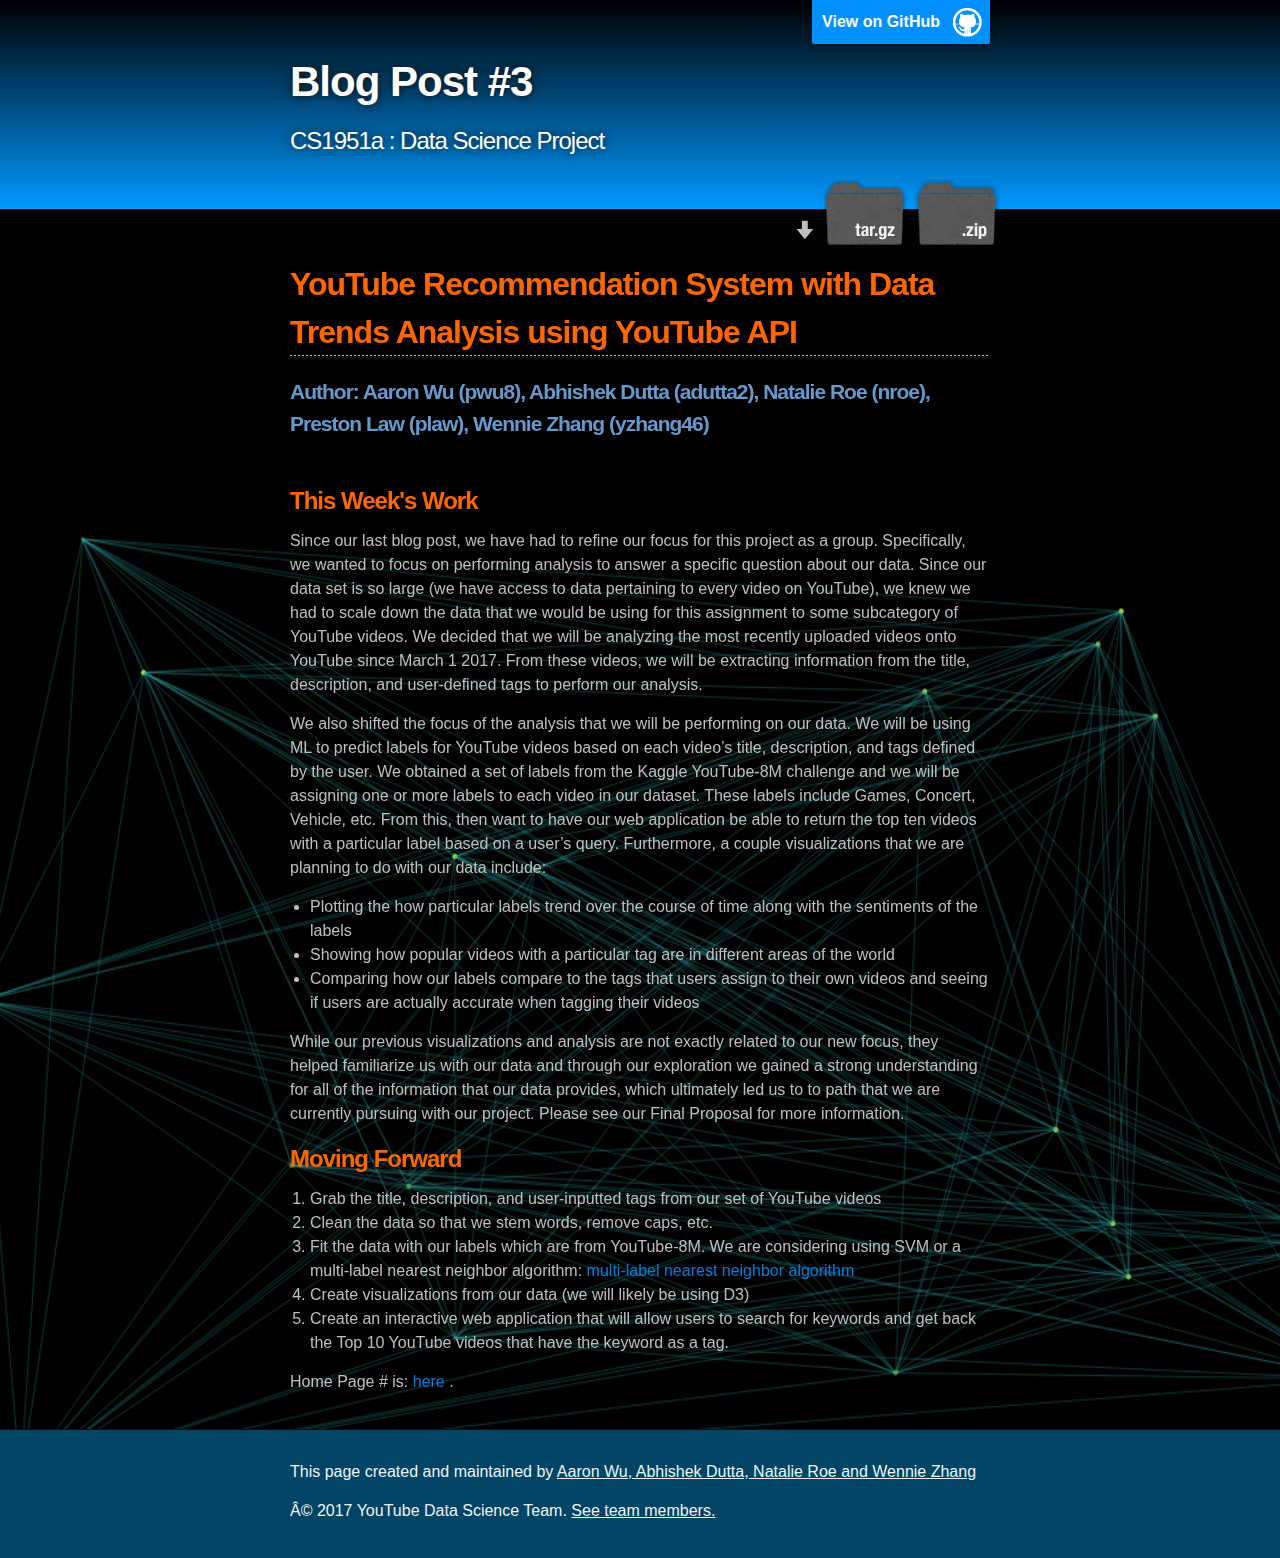
<file: blog3.html>
<!DOCTYPE html>
<html>

  <head>
    <meta charset='utf-8'>
    <meta http-equiv="X-UA-Compatible" content="chrome=1">
    <meta name="description" content="CS1951a : Data Science Project">

    <link rel="stylesheet" type="text/css" media="screen" href="stylesheets/stylesheet.css">

    <title>Blog Post 3</title>
	<style>
	
	#nokey {
			z-index:-99;
			top: 0;
			left: -60%;
			position: absolute;
			height: 100%;
			width: 215%;			
		}
	</style>
  </head>

  <body>
    <!-- HEADER -->
    <div id="header_wrap" class="outer">
        <header class="inner">
          <a id="forkme_banner" href="https://github.com/pengyangwu/CS1951a">View on GitHub</a>
          <h1 id="project_title">Blog Post #3</h1>
          <h2 id="project_tagline">CS1951a : Data Science Project</h2>

            <section id="downloads">
              <a class="zip_download_link" href="https://github.com/pengyangwu/CS1951a/zipball/master">Download this project as a .zip file</a>
              <a class="tar_download_link" href="https://github.com/pengyangwu/CS1951a/tarball/master">Download this project as a tar.gz file</a>
            </section>
        </header>
    </div>

    <!-- MAIN CONTENT -->
    <div id="main_content_wrap" class="outer">
      <section id="main_content" class="inner">
        <h2>
<a id="command-line-youtube-data" class="anchor" href="#" aria-hidden="true"><span class="octicon octicon-link"></span></a><font color='#ff6600'>YouTube Recommendation System with Data Trends Analysis using YouTube API</font></h2>

<h4>
<a id="author-Aaron-Abhishek-Natalie-Preston-Wennie" class="anchor" href="#" aria-hidden="true"><span class="octicon octicon-link"></span></a>Author: Aaron Wu (pwu8), Abhishek Dutta (adutta2), Natalie Roe (nroe), Preston Law (plaw), Wennie Zhang (yzhang46)</h4>

<br>
<h3>
<a id="content"><span class="octicon octicon-link"></span></a>This Week's Work</h3>
<p>Since our last blog post, we have had to refine our focus for this project as a group. Specifically, we wanted to focus on performing analysis to answer a specific question about our data. Since our data set is so large (we have access to data pertaining to every video on YouTube), we knew we had to scale down the data that we would be using for this assignment to some subcategory of YouTube videos. We decided that we will be analyzing the most recently uploaded videos onto YouTube since March 1 2017. From these videos, we will be extracting information from the title, description, and user-defined tags to perform our analysis.
</p>

<p>We also shifted the focus of the analysis that we will be performing on our data. We will be using ML to predict labels for YouTube videos based on each video’s title, description, and tags defined by the user. We obtained a set of labels from the Kaggle YouTube-8M challenge and we will be assigning one or more labels to each video in our dataset. These labels include Games, Concert, Vehicle, etc. From this, then want to have our web application be able to return the top ten videos with a particular label based on a user’s query. Furthermore, a couple visualizations that we are planning to do with our data include:
</p>
<ul>
  <li>Plotting the how particular labels trend over the course of time along with the sentiments of the labels</li>
  <li>Showing how popular videos with a particular tag are in different areas of the world</li>
  <li>Comparing how our labels compare to the tags that users assign to their own videos and seeing if users are actually accurate when tagging their videos </li>
</ul>

<p>While our previous visualizations and analysis are not exactly related to our new focus, they helped familiarize us with our data and through our exploration we gained a strong understanding for all of the information that our data provides, which ultimately led us to to path that we are currently pursuing with our project. Please see our Final Proposal for more information.</p>
  
  
<h3>
<a id="content"><span class="octicon octicon-link"></span></a>Moving Forward</h3>
<ol>
  <li>Grab the title, description, and user-inputted tags from our set of YouTube videos</li>
  <li>Clean the data so that we stem words, remove caps, etc.</li>
  <li>Fit the data with our labels which are from YouTube-8M. We are considering using SVM or a multi-label nearest neighbor algorithm: <a href='http://www.sciencedirect.com/science/article/pii/S0031320307000027'>multi-label nearest neighbor algorithm</a></li>
  <li>Create visualizations from our data (we will likely be using D3)</li>
  <li>Create an interactive web application that will allow users to search for keywords and get back the Top 10 YouTube videos that have the keyword as a tag.</li>
</ol>    

<p>Home Page # is: <a href="https://pengyangwu.github.io/CS1951a/"> here </a>.</p>
<canvas id="nokey" width="20" height="20">If Empty, Means Your Browser Don't Support Canvas. Please Use Chrome Browser ^_^``</canvas>
<script src="javascripts/index2_line.js"> </script>
<script src='http://cdnjs.cloudflare.com/ajax/libs/jquery/2.1.3/jquery.min.js'></script>
        
      </section>
    </div>

    <!-- FOOTER  -->
    <div id="footer_wrap" class="outer">

      <footer class="inner">
        <p class="copyright"> This page created and maintained by <a href="https://github.com/pengyangwu/CS1951a">Aaron Wu, Abhishek Dutta, Natalie Roe and Wennie Zhang</a></p>
        <p>Â© 2017 YouTube Data Science Team. <a href="https://youtubedatascience.wixsite.com/youtubedatasci">See team members.</a></p>
      </footer>
    </div>

    

  </body>
</html>
</file>
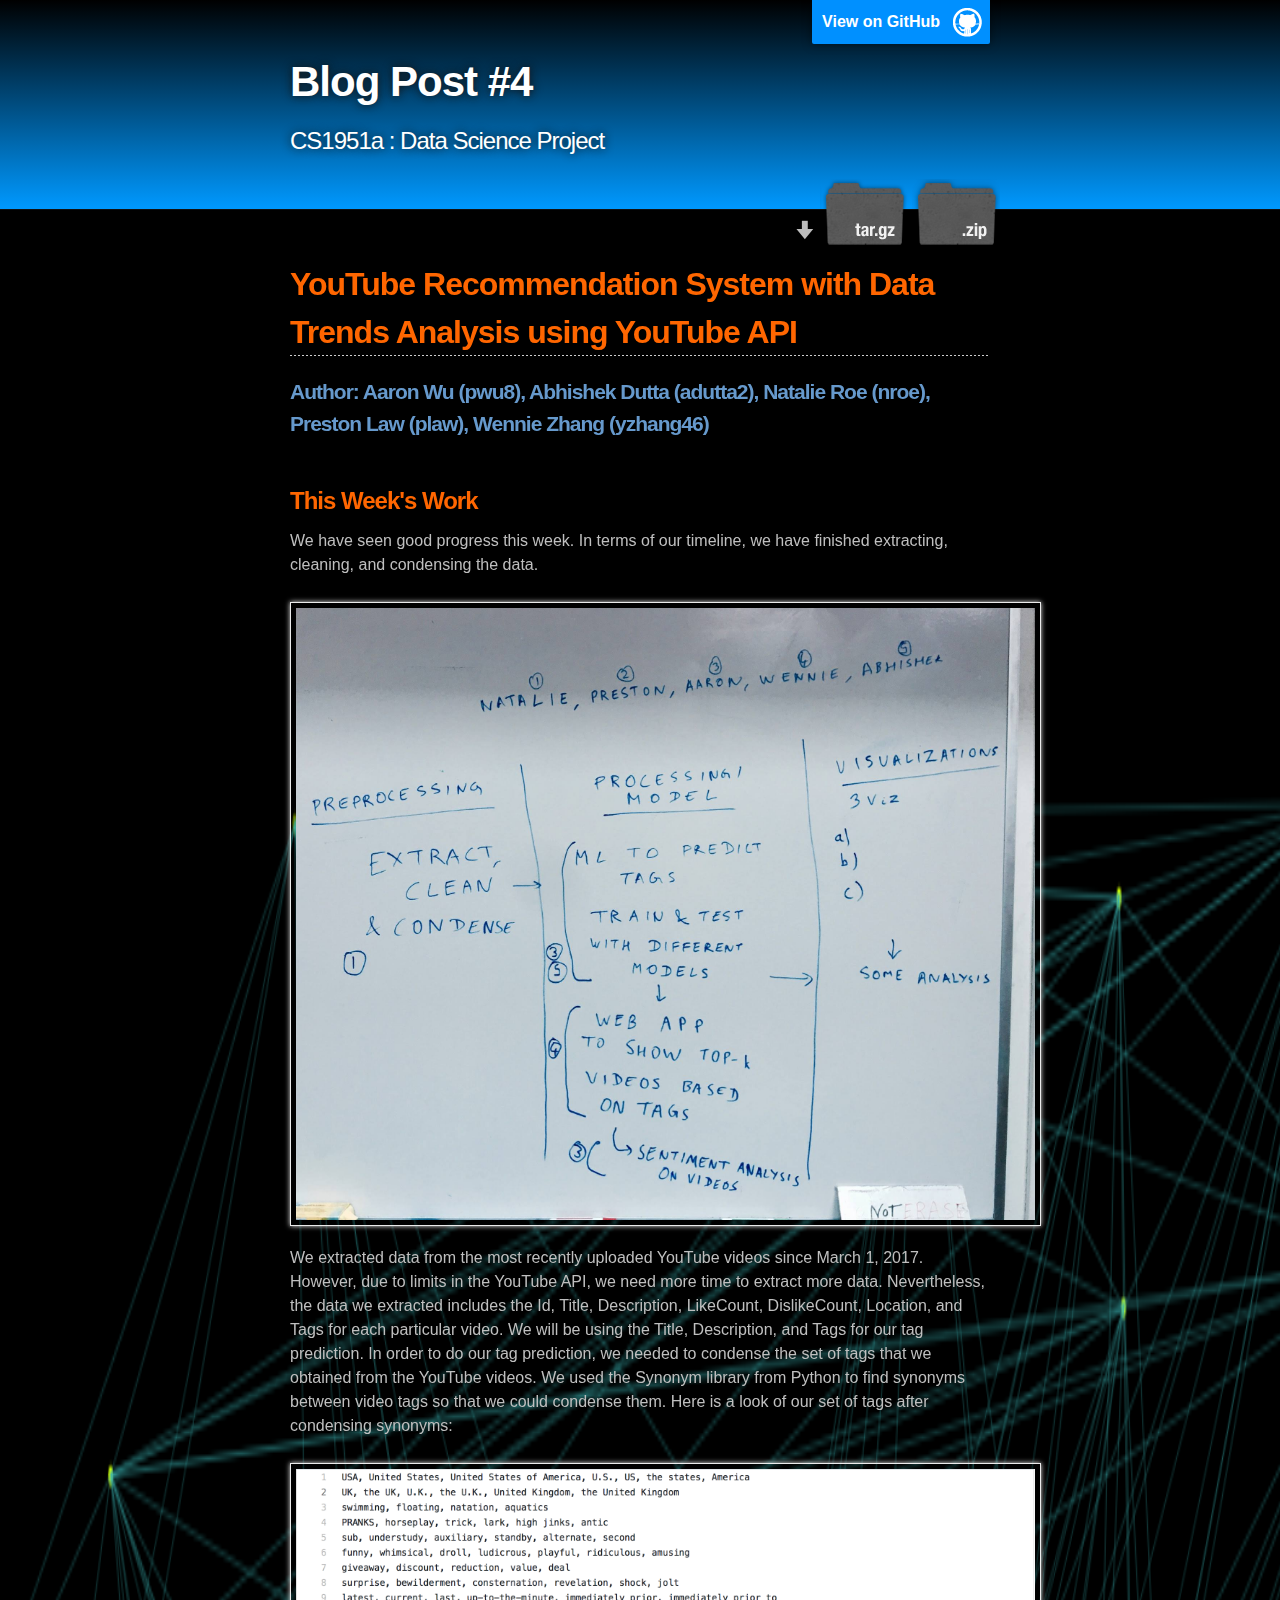
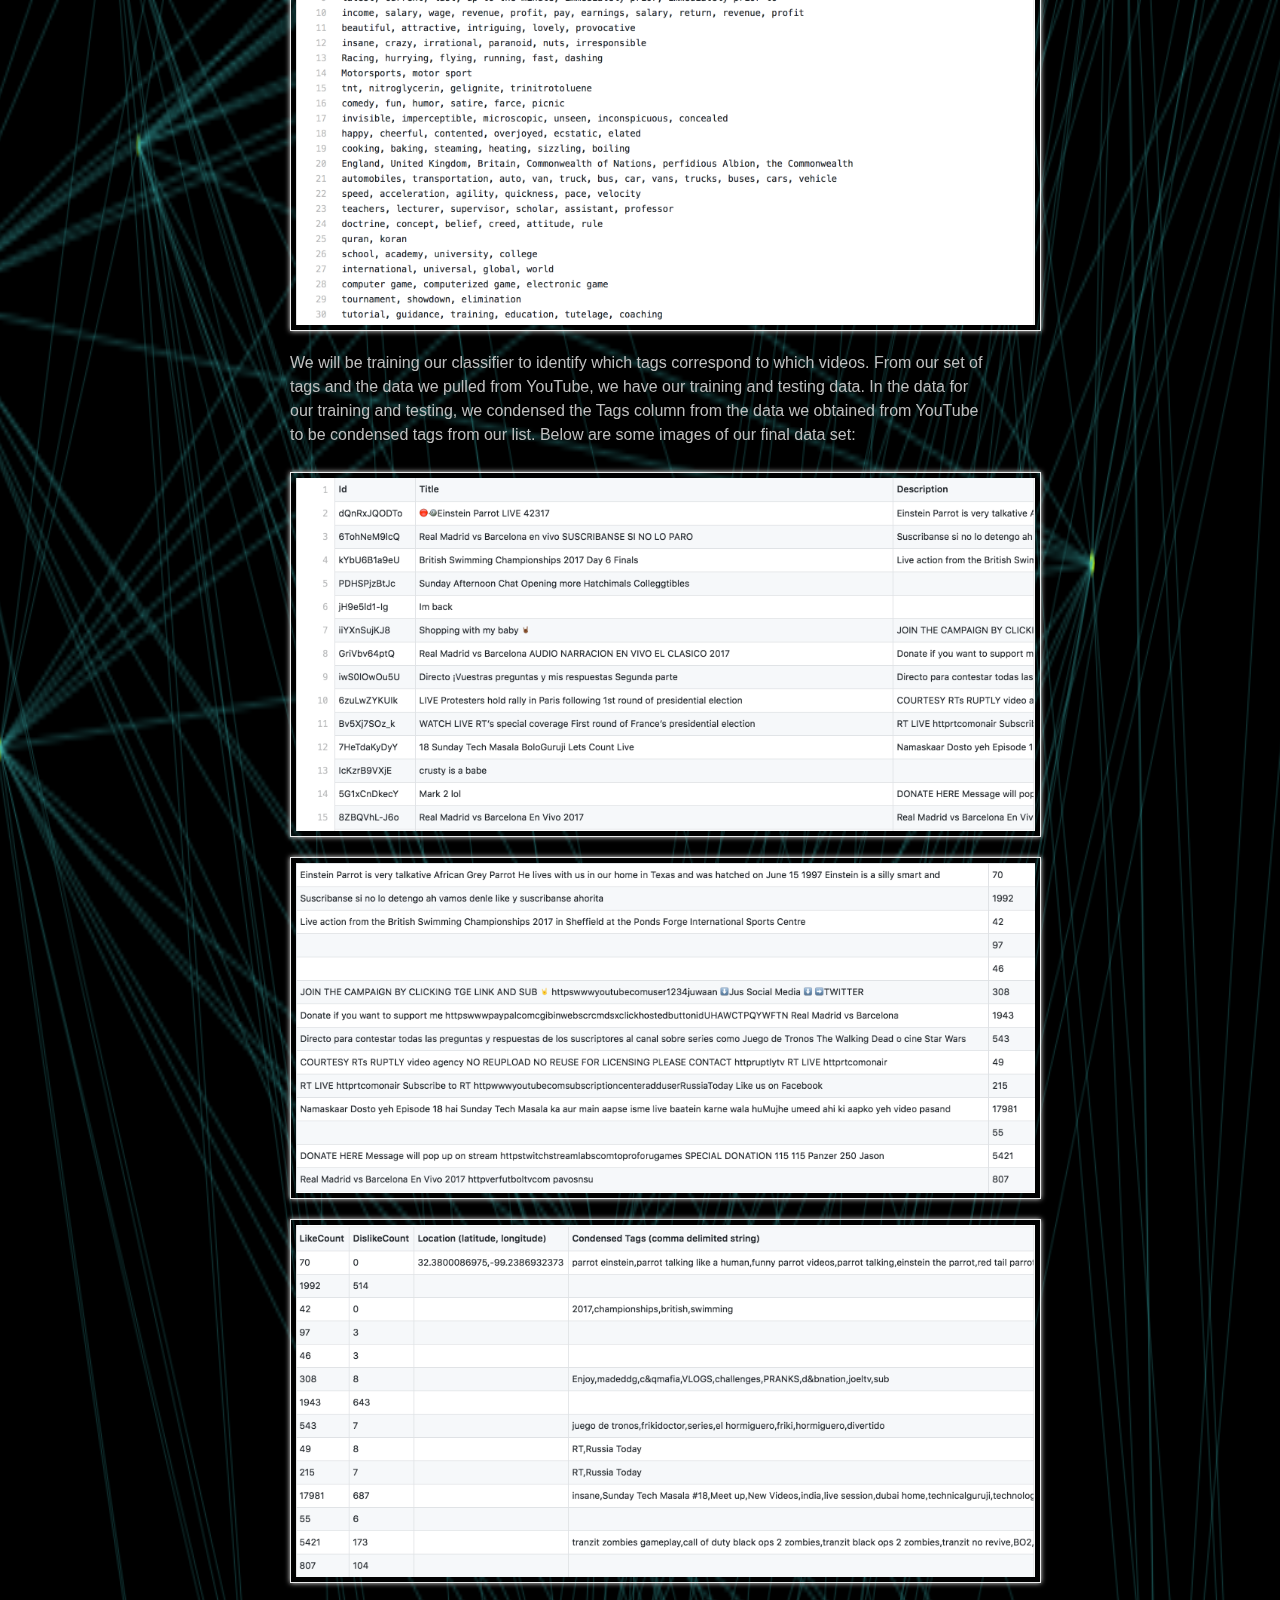
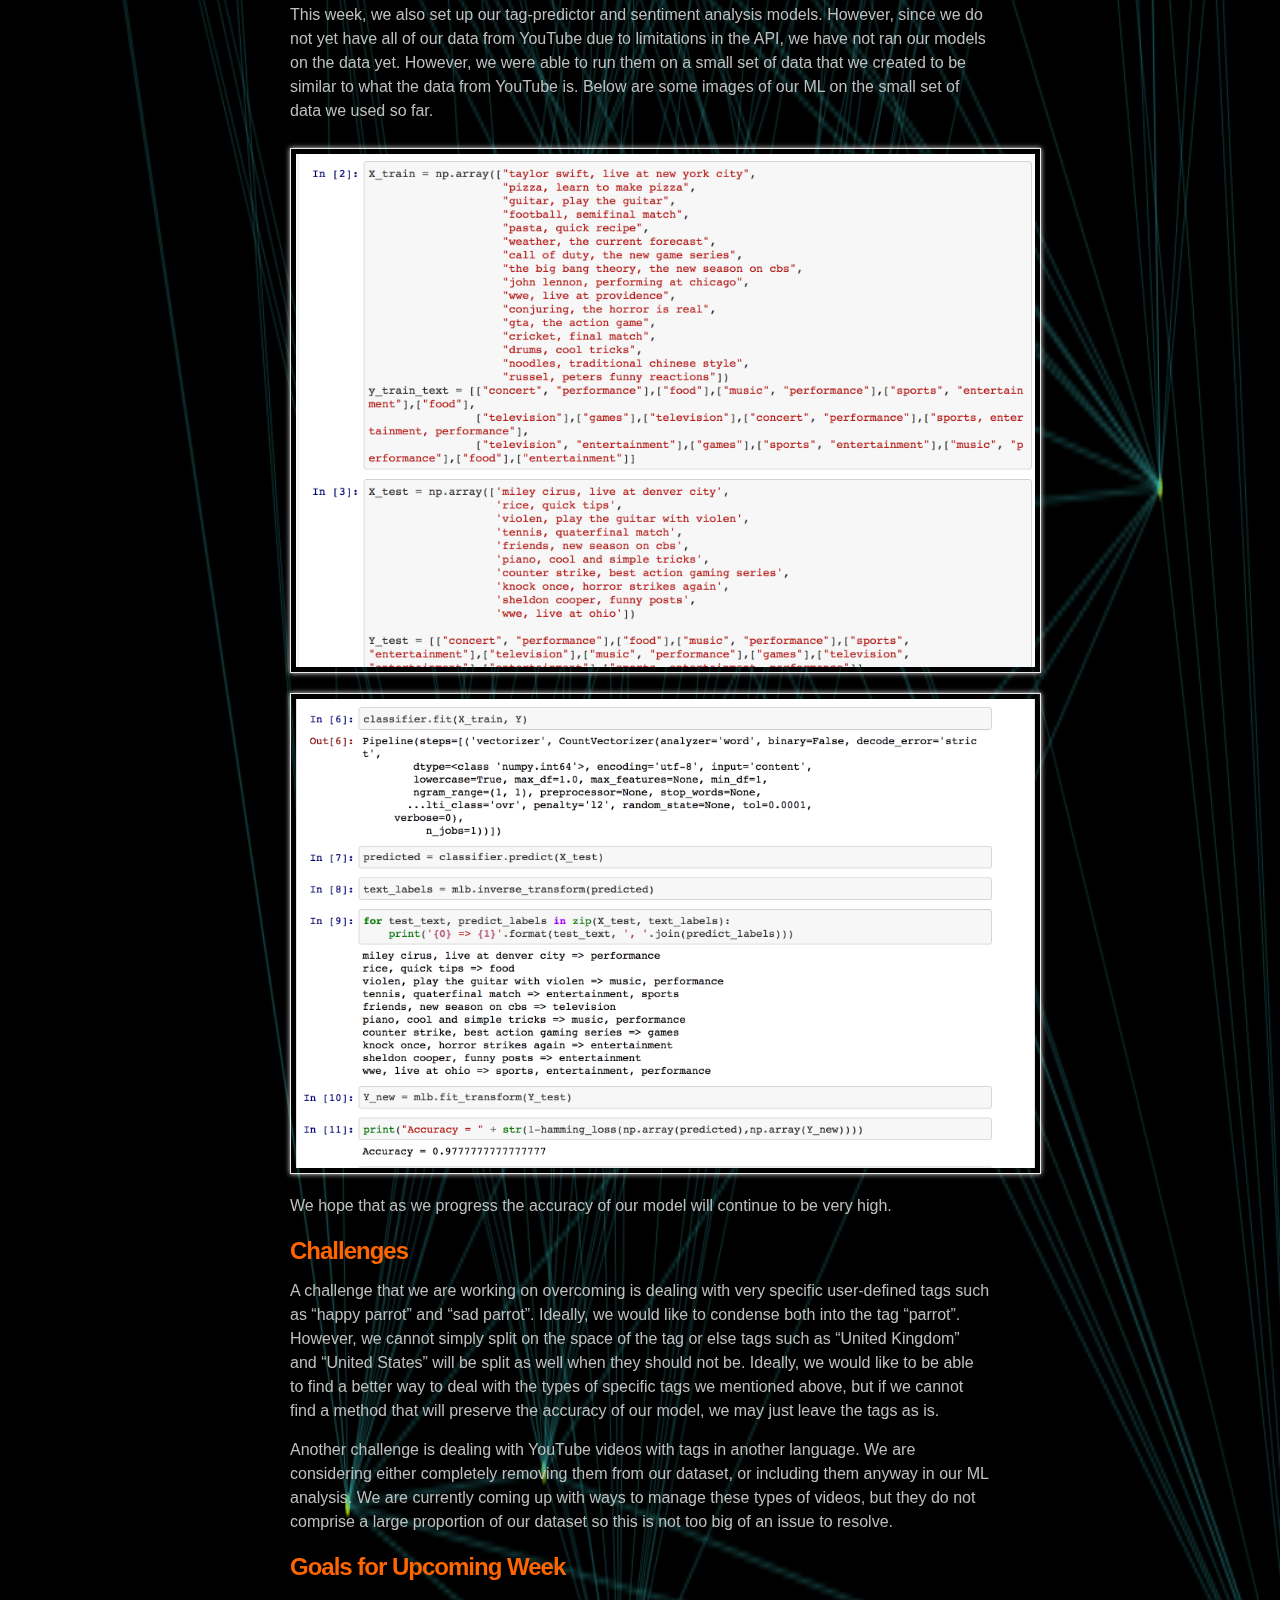
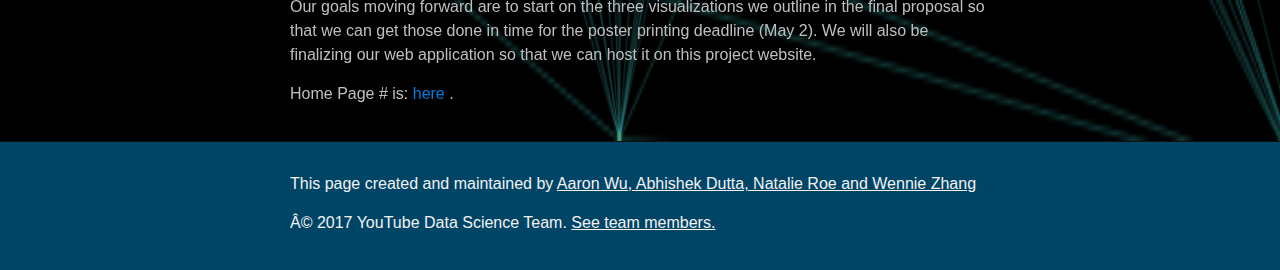
<file: blog4.html>
<!DOCTYPE html>
<html>

  <head>
    <meta charset='utf-8'>
    <meta http-equiv="X-UA-Compatible" content="chrome=1">
    <meta name="description" content="CS1951a : Data Science Project">

    <link rel="stylesheet" type="text/css" media="screen" href="stylesheets/stylesheet.css">

    <title>Blog Post 4</title>
	<style>
	
	#nokey {
			z-index:-99;
			top: 0;
			left: -60%;
			position: absolute;
			height: 100%;
			width: 215%;			
		}
	</style>
  </head>

  <body>
    <!-- HEADER -->
    <div id="header_wrap" class="outer">
        <header class="inner">
          <a id="forkme_banner" href="https://github.com/pengyangwu/CS1951a">View on GitHub</a>
          <h1 id="project_title">Blog Post #4</h1>
          <h2 id="project_tagline">CS1951a : Data Science Project</h2>

            <section id="downloads">
              <a class="zip_download_link" href="https://github.com/pengyangwu/CS1951a/zipball/master">Download this project as a .zip file</a>
              <a class="tar_download_link" href="https://github.com/pengyangwu/CS1951a/tarball/master">Download this project as a tar.gz file</a>
            </section>
        </header>
    </div>

    <!-- MAIN CONTENT -->
    <div id="main_content_wrap" class="outer">
      <section id="main_content" class="inner">
        <h2>
<a id="command-line-youtube-data" class="anchor" href="#" aria-hidden="true"><span class="octicon octicon-link"></span></a><font color='#ff6600'>YouTube Recommendation System with Data Trends Analysis using YouTube API</font></h2>

<h4>
<a id="author-Aaron-Abhishek-Natalie-Preston-Wennie" class="anchor" href="#" aria-hidden="true"><span class="octicon octicon-link"></span></a>Author: Aaron Wu (pwu8), Abhishek Dutta (adutta2), Natalie Roe (nroe), Preston Law (plaw), Wennie Zhang (yzhang46)</h4>

<br>
<h3>
<a id="content"><span class="octicon octicon-link"></span></a>This Week's Work</h3>
<p>We have seen good progress this week. In terms of our timeline, we have finished extracting, cleaning, and condensing the data.
</p>

<img src="images/timeline.jpg" align="middle">

<p>We extracted data from the most recently uploaded YouTube videos since March 1, 2017. However, due to limits in the YouTube API, we need more time to extract more data. Nevertheless, the data we extracted includes the Id, Title, Description, LikeCount, DislikeCount, Location, and Tags for each particular video. We will be using the Title, Description, and Tags for our tag prediction. In order to do our tag prediction, we needed to condense the set of tags that we obtained from the YouTube videos. We used the Synonym library from Python to find synonyms between video tags so that we could condense them. Here is a look of our set of tags after condensing synonyms:
</p>

<img src="images/condensed_tags.png" align="middle">

<p>We will be training our classifier to identify which tags correspond to which videos. From our set of tags and the data we pulled from YouTube, we have our training and testing data. In the data for our training and testing, we condensed the Tags column from the data we obtained from YouTube to be condensed tags from our list. Below are some images of our final data set:</p>
  
<img src="images/data1.png" align="middle">

<img src="images/data2.png" align="middle">

<img src="images/data3.png" align="middle">

<p>This week, we also set up our tag-predictor and sentiment analysis models. However, since we do not yet have all of our data from YouTube due to limitations in the API, we have not ran our models on the data yet. However, we were able to run them on a small set of data that we created to be similar to what the data from YouTube is. Below are some images of our ML on the small set of data we used so far. </p>

<img src="images/ml1.png" align="middle">

<img src="images/ml2.png" align="middle">

<p>We hope that as we progress the accuracy of our model will continue to be very high.
</p>

<h3>
<a id="content"><span class="octicon octicon-link"></span></a>Challenges</h3>
<p>A challenge that we are working on overcoming is dealing with very specific user-defined tags such as “happy parrot” and “sad parrot”. Ideally, we would like to condense both into the tag “parrot”. However, we cannot simply split on the space of the tag or else tags such as “United Kingdom” and “United States” will be split as well when they should not be. Ideally, we would like to be able to find a better way to deal with the types of specific tags we mentioned above, but if we cannot find a method that will preserve the accuracy of our model, we may just leave the tags as is.</p>
<p>Another challenge is dealing with YouTube videos with tags in another language. We are considering either completely removing them from our dataset, or including them anyway in our ML analysis. We are currently coming up with ways to manage these types of videos, but they do not comprise a large proportion of our dataset so this is not too big of an issue to resolve. 
</p>

<h3>
<a id="content"><span class="octicon octicon-link"></span></a>Goals for Upcoming Week</h3>
<p>Our goals moving forward are to start on the three visualizations we outline in the final proposal so that we can get those done in time for the poster printing deadline (May 2). We will also be finalizing our web application so that we can host it on this project website.</p>  

<p>Home Page # is: <a href="https://pengyangwu.github.io/CS1951a/"> here </a>.</p>
<canvas id="nokey" width="20" height="20">If Empty, Means Your Browser Don't Support Canvas. Please Use Chrome Browser ^_^``</canvas>
<script src="javascripts/index2_line.js"> </script>
<script src='http://cdnjs.cloudflare.com/ajax/libs/jquery/2.1.3/jquery.min.js'></script>
        
        
      </section>
    </div>

    <!-- FOOTER  -->
    <div id="footer_wrap" class="outer">

      <footer class="inner">
        <p class="copyright"> This page created and maintained by <a href="https://github.com/pengyangwu/CS1951a">Aaron Wu, Abhishek Dutta, Natalie Roe and Wennie Zhang</a></p>
        <p>Â© 2017 YouTube Data Science Team. <a href="https://youtubedatascience.wixsite.com/youtubedatasci">See team members.</a></p>
      </footer>
    </div>

    

  </body>
</html>
</file>
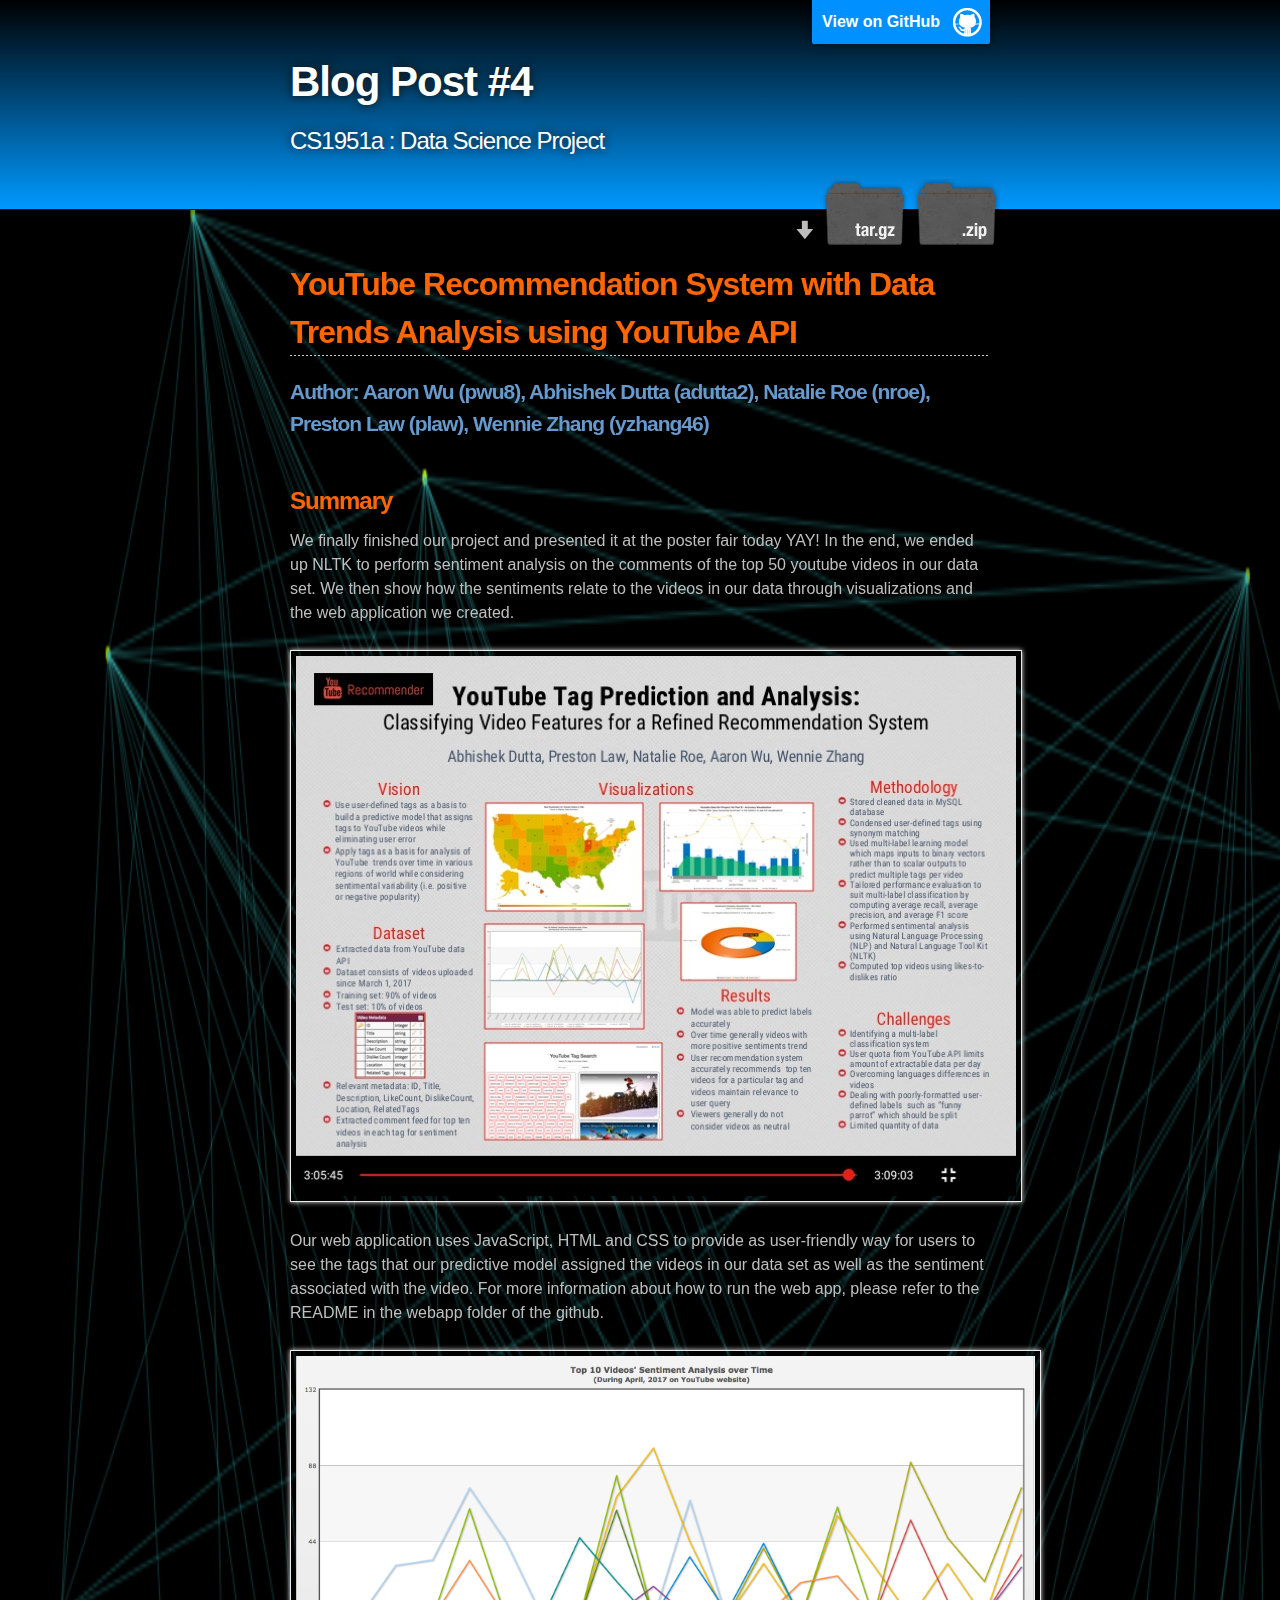
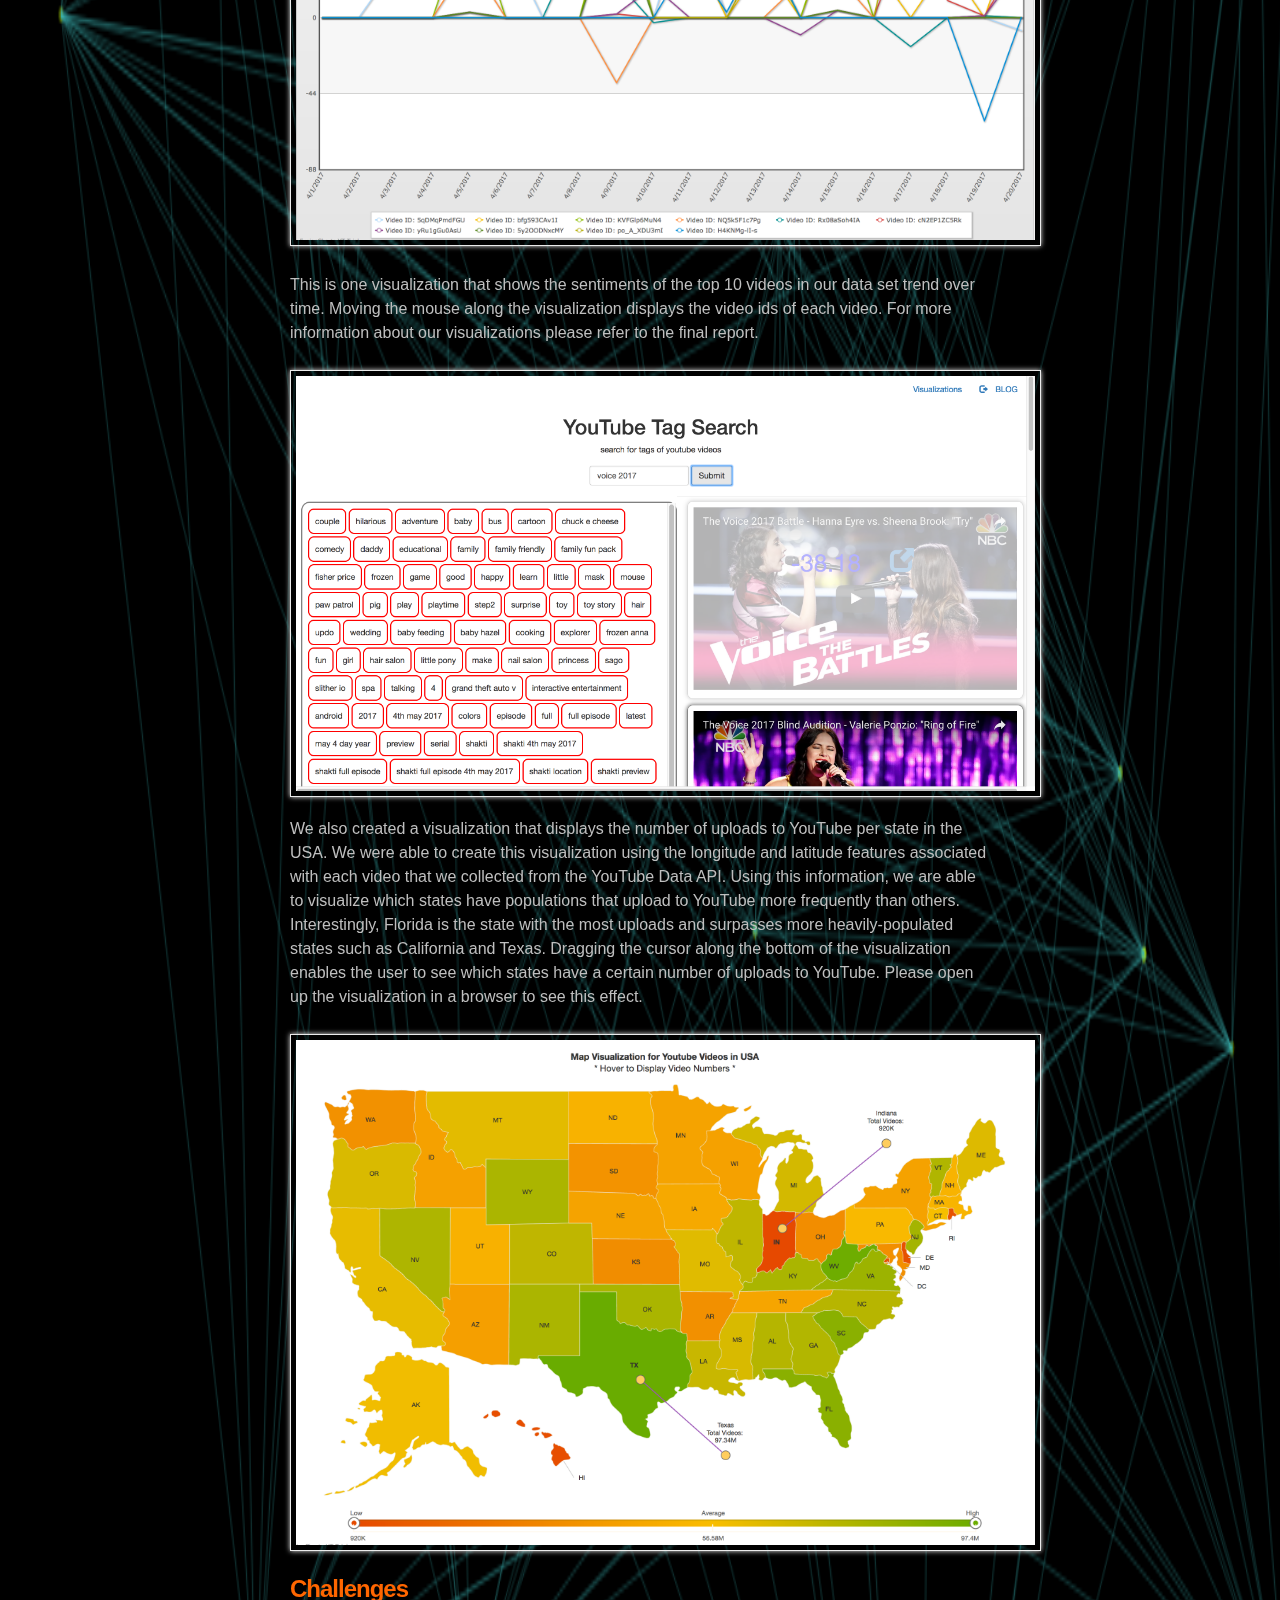
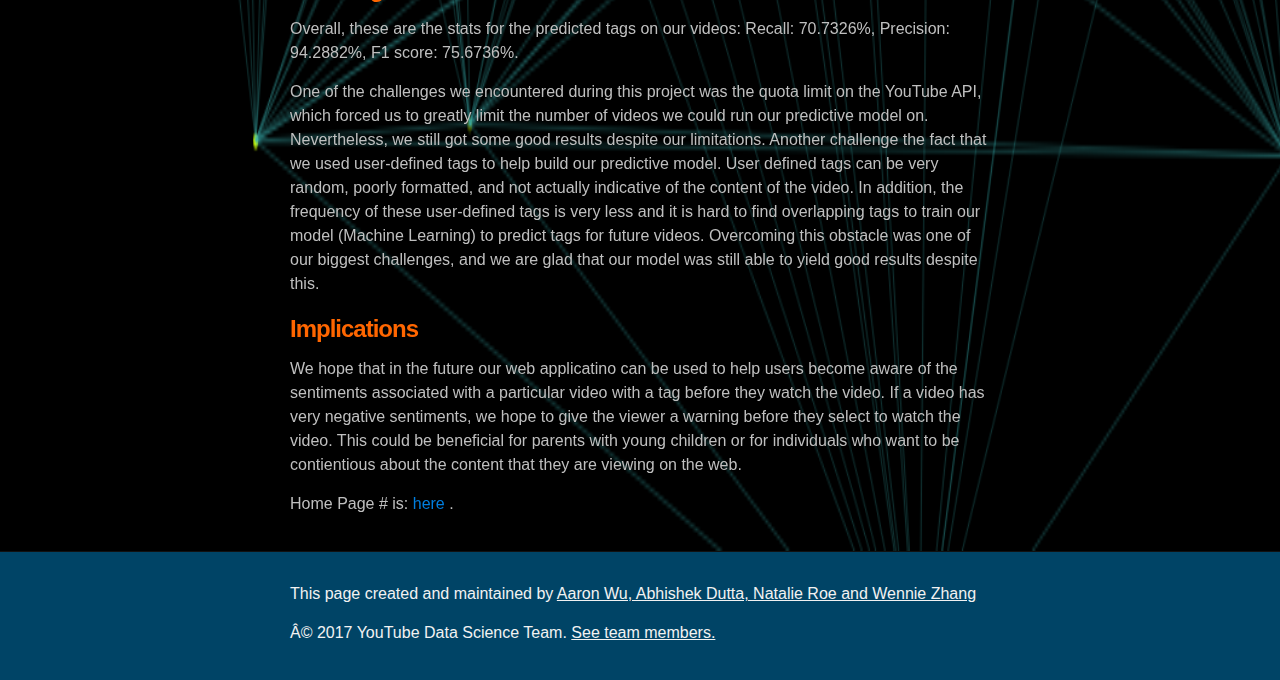
<file: blog5.html>
<!DOCTYPE html>
<html>
  <head>
    <meta charset='utf-8'>
    <meta http-equiv="X-UA-Compatible" content="chrome=1">
    <meta name="description" content="CS1951a : Data Science Project">

    <link rel="stylesheet" type="text/css" media="screen" href="stylesheets/stylesheet.css">

    <title>Blog Post 5</title>
	<style>
	
	#nokey {
			z-index:-99;
			top: 0;
			left: -60%;
			position: absolute;
			height: 100%;
			width: 215%;			
		}
	</style>
  </head>
<body>

<!-- HEADER -->
    <div id="header_wrap" class="outer">
        <header class="inner">
          <a id="forkme_banner" href="https://github.com/pengyangwu/CS1951a">View on GitHub</a>
          <h1 id="project_title">Blog Post #4</h1>
          <h2 id="project_tagline">CS1951a : Data Science Project</h2>

            <section id="downloads">
              <a class="zip_download_link" href="https://github.com/pengyangwu/CS1951a/zipball/master">Download this project as a .zip file</a>
              <a class="tar_download_link" href="https://github.com/pengyangwu/CS1951a/tarball/master">Download this project as a tar.gz file</a>
            </section>
        </header>
    </div>

        <!-- MAIN CONTENT -->
    <div id="main_content_wrap" class="outer">
      <section id="main_content" class="inner">
        <h2>
<a id="command-line-youtube-data" class="anchor" href="#" aria-hidden="true"><span class="octicon octicon-link"></span></a><font color='#ff6600'>YouTube Recommendation System with Data Trends Analysis using YouTube API</font></h2>

<h4>
<a id="author-Aaron-Abhishek-Natalie-Preston-Wennie" class="anchor" href="#" aria-hidden="true"><span class="octicon octicon-link"></span></a>Author: Aaron Wu (pwu8), Abhishek Dutta (adutta2), Natalie Roe (nroe), Preston Law (plaw), Wennie Zhang (yzhang46)</h4>

<br>
<h3>
<a id="content"><span class="octicon octicon-link"></span></a>Summary</h3>
<p>We finally finished our project and presented it at the poster fair today YAY! In the end, we ended up NLTK to perform sentiment analysis on the comments of the top 50 youtube videos in our data set. We then show how the sentiments relate to the videos in our data through visualizations and the web application we created.
</p>

<img src="images/Poster_Updated/Slide1.jpg">

<p> Our web application uses JavaScript, HTML and CSS to provide as user-friendly way for users to see the tags that our predictive model assigned the videos in our data set as well as the sentiment associated with the video. For more information about how to run the web app, please refer to the README in the webapp folder of the github.
</p>

<img src="images/line_viz.png">


<p>This is one visualization that shows the sentiments of the top 10 videos in our data set trend over time. Moving the mouse along the visualization displays the video ids of each video. For more information about our visualizations please refer to the final report. </p>

<img src="images/webapp.png" align="middle">

<p>We also created a visualization that displays the number of uploads to YouTube per state in the USA. We were able to create this visualization using the longitude and latitude features associated with each video that we collected from the YouTube Data API. Using this information, we are able to visualize which states have populations that upload to YouTube more frequently than others. Interestingly, Florida is the state with the most uploads and surpasses more heavily-populated states such as California and Texas. Dragging the cursor along the bottom of the visualization enables the user to see which states have a certain number of uploads to YouTube. Please open up the visualization in a browser to see this effect.</p>

<img src="images/map_viz.png" align="middle">

<h3>
<a id="content"><span class="octicon octicon-link"></span></a>Challenges</h3>
<p>Overall, these are the stats for the predicted tags on our videos: Recall: 70.7326%, Precision: 94.2882%, F1 score: 75.6736%.</p>
<p>One of the challenges we encountered during this project was the quota limit on the YouTube API, which forced us to greatly limit the number of videos we could run our predictive model on. Nevertheless, we still got some good results despite our limitations. Another challenge the fact that we used user-defined tags to help build our predictive model. User defined tags can be very random, poorly formatted, and not actually indicative of the content of the video. In addition, the frequency of these user-defined tags is very less and it is hard to find overlapping tags to train our model (Machine Learning) to predict tags for future videos. Overcoming this obstacle was one of our biggest challenges, and we are glad that our model was still able to yield good results despite this.
</p>

<h3>
<a id="content"><span class="octicon octicon-link"></span></a>Implications</h3>
<p>We hope that in the future our web applicatino can be used to help users become aware of the sentiments associated with a particular video with a tag before they watch the video. If a video has very negative sentiments, we hope to give the viewer a warning before they select to watch the video. This could be beneficial for parents with young children or for individuals who want to be contientious about the content that they are viewing on the web.</p>  

<p>Home Page # is: <a href="https://pengyangwu.github.io/CS1951a/"> here </a>.</p>
<canvas id="nokey" width="20" height="20">If Empty, Means Your Browser Don't Support Canvas. Please Use Chrome Browser ^_^``</canvas>
<script src="javascripts/index2_line.js"> </script>
<script src='http://cdnjs.cloudflare.com/ajax/libs/jquery/2.1.3/jquery.min.js'></script>
        
        
      </section>
    </div>
	
	<!-- FOOTER  -->
    <div id="footer_wrap" class="outer">

      <footer class="inner">
        <p class="copyright"> This page created and maintained by <a href="https://github.com/pengyangwu/CS1951a">Aaron Wu, Abhishek Dutta, Natalie Roe and Wennie Zhang</a></p>
        <p>Â© 2017 YouTube Data Science Team. <a href="https://youtubedatascience.wixsite.com/youtubedatasci">See team members.</a></p>
      </footer>
    </div>
	
</body>
</html>
</file>
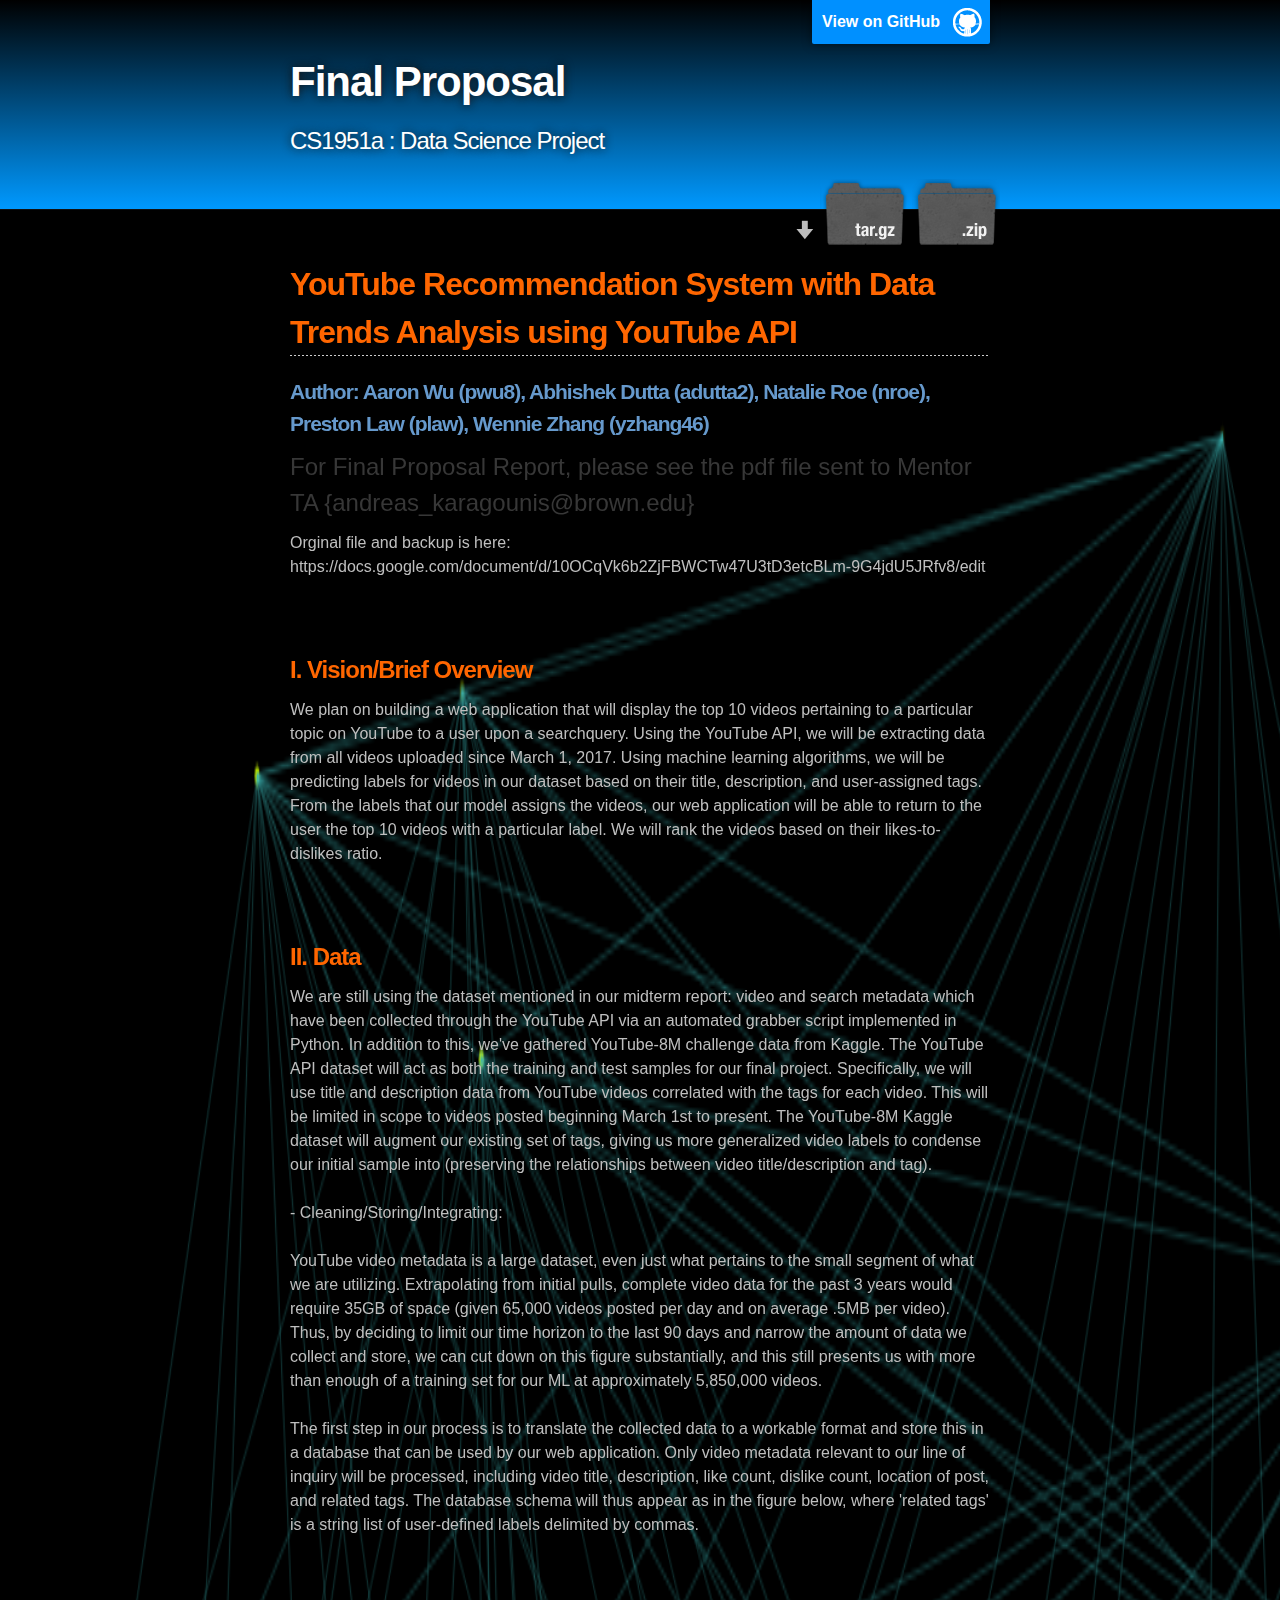
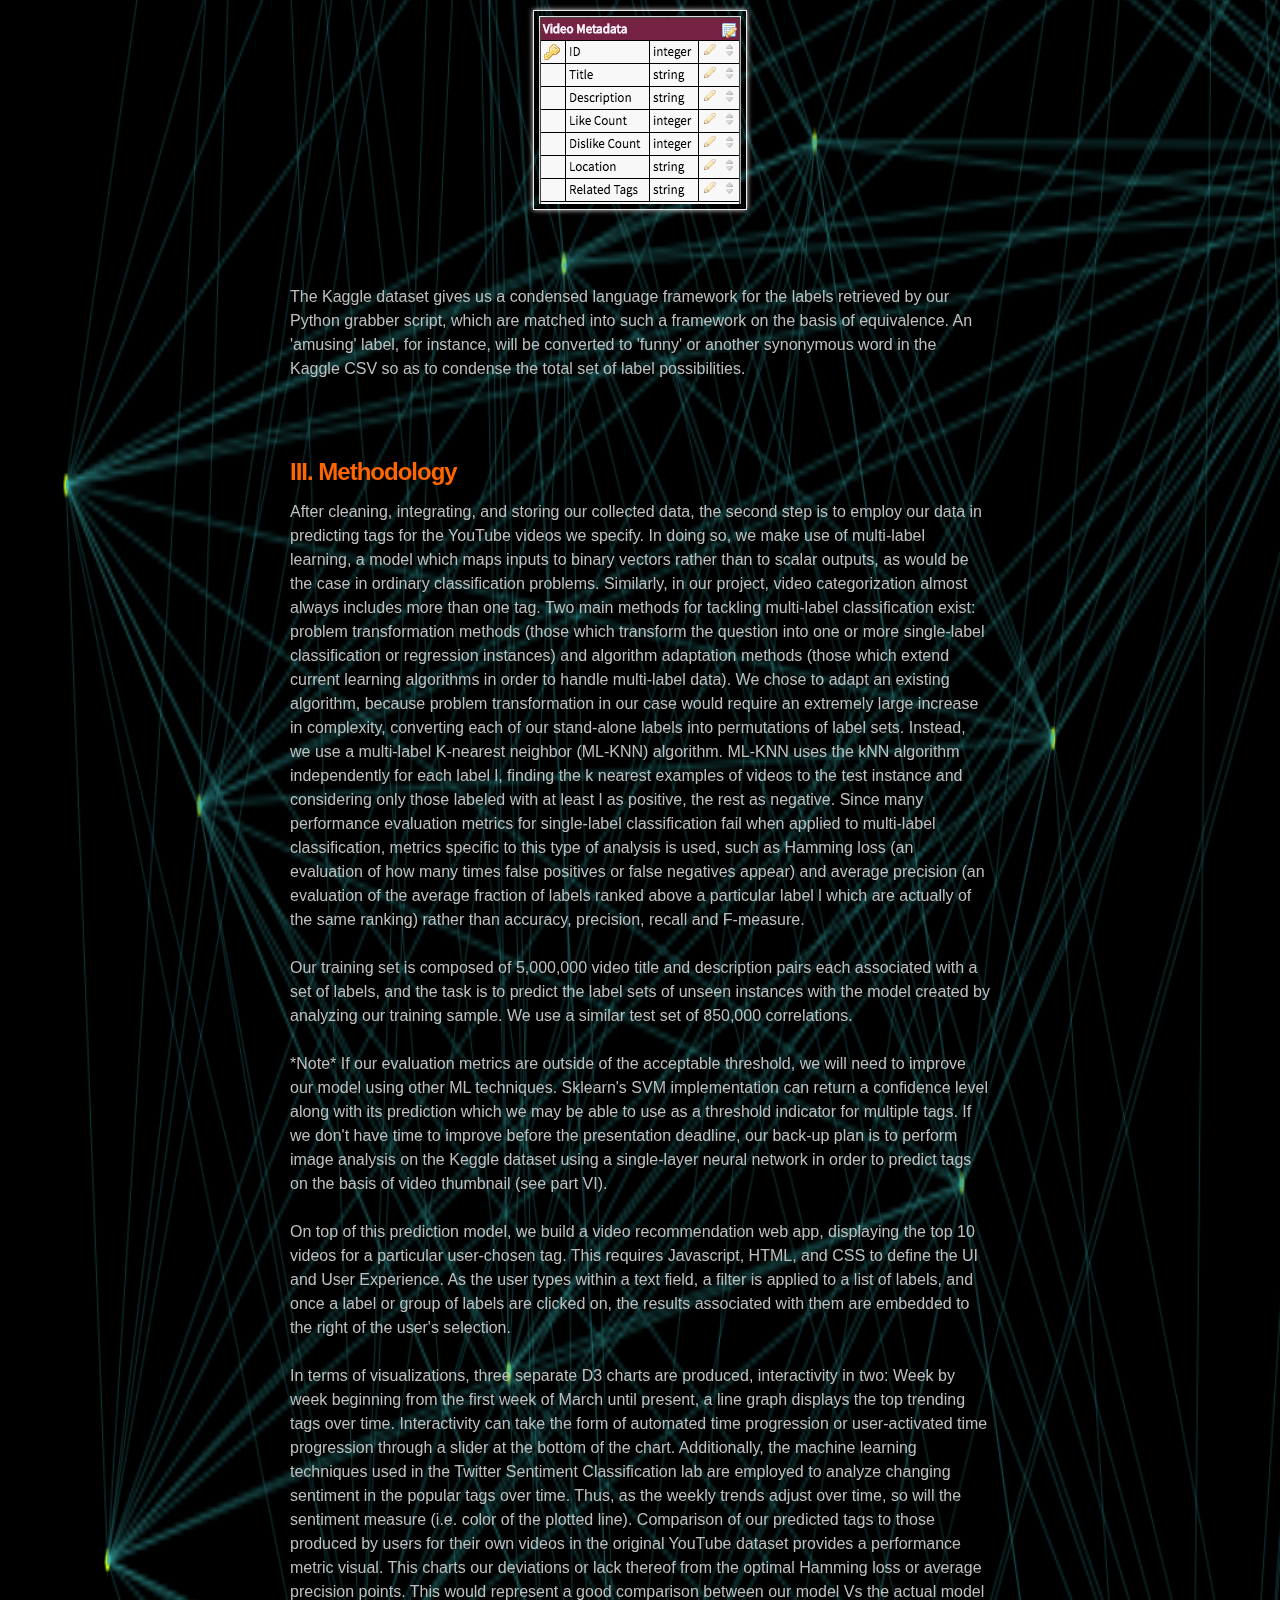
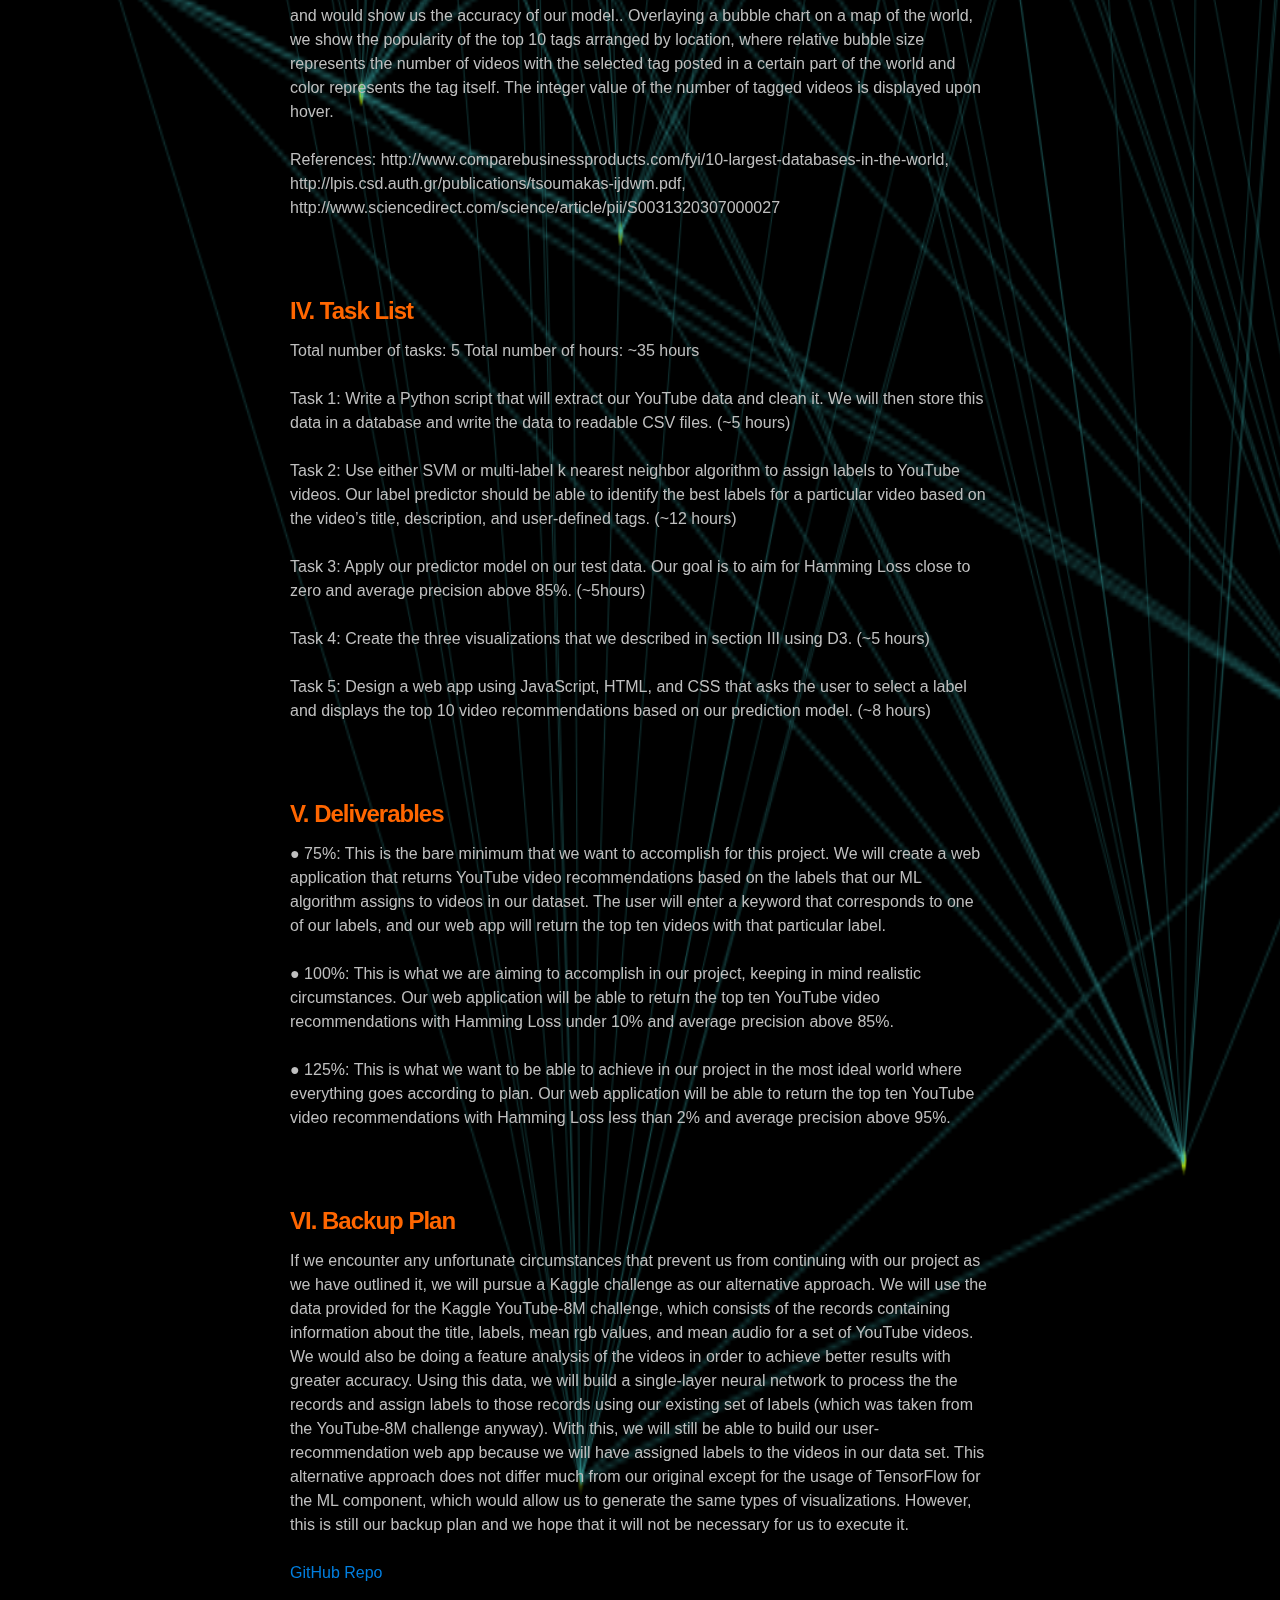
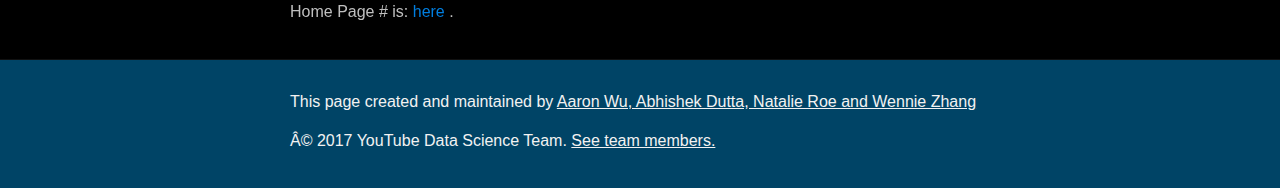
<file: final_proposal.html>
<!DOCTYPE html>
<html>

  <head>
    <meta charset='utf-8'>
    <meta http-equiv="X-UA-Compatible" content="chrome=1">
    <meta name="description" content="CS1951a : Data Science Project">

    <link rel="stylesheet" type="text/css" media="screen" href="stylesheets/stylesheet.css">

    <title>YouTube Recommendation System with Data Trends Analysis using YouTube API</title>
	<style>
	
	#nokey {
			z-index:-99;
			top: 0;
			left: -60%;
			position: absolute;
			height: 100%;
			width: 215%;			
		}
	</style>
  </head>



  <body>
    <!-- HEADER -->
    <div id="header_wrap" class="outer">
        <header class="inner">
          <a id="forkme_banner" href="https://github.com/pengyangwu/CS1951a">View on GitHub</a>
          <h1 id="project_title">Final Proposal</h1>
          <h2 id="project_tagline">CS1951a : Data Science Project</h2>

            <section id="downloads">
              <a class="zip_download_link" href="https://github.com/pengyangwu/CS1951a/zipball/master">Download this project as a .zip file</a>
              <a class="tar_download_link" href="https://github.com/pengyangwu/CS1951a/tarball/master">Download this project as a tar.gz file</a>
            </section>
        </header>
    </div>

    <!-- MAIN CONTENT -->
    <div id="main_content_wrap" class="outer">
      <section id="main_content" class="inner">
        <h2>
<a id="command-line-youtube-data" class="anchor" href="#" aria-hidden="true"><span class="octicon octicon-link"></span></a><font color='#ff6600'>YouTube Recommendation System with Data Trends Analysis using YouTube API</font></h2>

<h4>
<a id="author-Aaron-Abhishek-Natalie-Preston-Wennie" class="anchor" href="#" aria-hidden="true"><span class="octicon octicon-link"></span></a>Author: Aaron Wu (pwu8), Abhishek Dutta (adutta2), Natalie Roe (nroe), Preston Law (plaw), Wennie Zhang (yzhang46)</h4>

<font size = 5> For Final Proposal Report, please see the pdf file sent to Mentor TA {andreas_karagounis@brown.edu}  </font>
        
<p> 

	Orginal file and backup is here:
	https://docs.google.com/document/d/10OCqVk6b2ZjFBWCTw47U3tD3etcBLm-9G4jdU5JRfv8/edit
	
</p>      
<br><br> 
<h3><a id="content"><span class="octicon octicon-link"></span></a>I. Vision/Brief Overview	</h3>	
<p>
           We plan on building a web application that will display the top 10 videos pertaining to a particular topic on YouTube to a user upon a searchquery. Using the YouTube API, we will be extracting data from all videos uploaded since March 1, 2017. Using machine learning algorithms, we will be predicting labels for videos in our dataset based on their title, description, and user-assigned tags. From the labels that our model assigns the videos, our web application will be able to return to the user the top 10 videos with a particular label. We will rank the videos based on their likes-to-dislikes ratio.
</p><br><br>					
<h3><a id="content"><span class="octicon octicon-link"></span></a>II. Data</h3>					
<p>
We are still using the dataset mentioned in our midterm report: video and search metadata which have been collected through the YouTube API via an automated grabber script implemented in Python. In addition to this, we've gathered YouTube-8M challenge data from Kaggle. The YouTube API dataset will act as both the training and test samples for our final project. Specifically, we will use title and description data from YouTube videos correlated with the tags for each video. This will be limited in scope to videos posted beginning March 1st to present. The YouTube-8M Kaggle dataset will augment our existing set of tags, giving us more generalized video labels to condense our initial sample into (preserving the relationships between video title/description and tag).
<br><br>				
- Cleaning/Storing/Integrating​:
<br><br>	
YouTube video metadata is a large dataset, even just what pertains to the small segment of what we are utilizing. Extrapolating from initial pulls, complete video data for the past 3 years would require 35GB of space (given 65,000 videos posted per day and on average .5MB per video). Thus, by deciding to limit our time horizon to the last 90 days and narrow the amount of data we collect and store, we can cut down on this figure substantially, and this still presents us with more than enough of a training set for our ML at approximately 5,850,000 videos.
<br><br>
The first step in our process is to translate the collected data to a workable format and store this in a database that can be used by our web application. Only video metadata relevant to our line of inquiry will be processed, including video title, description, like count, dislike count, location of post, and related tags. The database schema will thus appear as in the figure below, where 'related tags' is a string list of user-defined labels delimited by commas.
</p><br><br>
<center>
	<img src="image00.png">
</center>
<p><br><br>
The Kaggle dataset gives us a condensed language framework for the labels retrieved by our Python grabber script, which are matched into such a framework on the basis of equivalence. An 'amusing' label, for instance, will be converted to 'funny' or another synonymous word in the Kaggle CSV so as to condense the total set of label possibilities.
</p><br><br>					
<h3><a id="content"><span class="octicon octicon-link"></span></a>III. Methodology</h3>
<p>
After cleaning, integrating, and storing our collected data, the second step is to employ our data in predicting tags for the YouTube videos we specify. In doing so, we make use of multi-label learning, a model which maps inputs to binary vectors rather than to scalar outputs, as would be the case in ordinary classification problems. Similarly, in our project, video categorization almost always includes more than one tag. Two main methods for tackling multi-label classification exist: problem transformation methods (those which transform the question into one or more single-label classification or regression instances) and algorithm adaptation methods (those which extend current learning algorithms in order to handle multi-label data). We chose to adapt an existing algorithm, because problem transformation in our case would require an extremely large increase in complexity, converting each of our stand-alone labels into permutations of label sets. Instead, we use a multi-label K-nearest neighbor (ML-KNN) algorithm. ML-KNN uses the kNN algorithm independently for each label l, finding the k nearest examples of videos to the test instance and considering only those labeled with at least l as positive, the rest as negative. Since many performance evaluation metrics for single-label classification fail when applied to multi-label classification, metrics specific to this type of analysis is used, such as Hamming loss (an evaluation of how many times false positives or false negatives appear) and average precision (an evaluation of the average fraction of labels ranked above a particular label l which are actually of the same ranking) rather than accuracy, precision, recall and F-measure.
<br><br>
	Our training set is composed of 5,000,000 video title and description pairs each associated with a set of labels, and the task is to predict the label sets of unseen instances with the model created by analyzing our training sample. We use a similar test set of 850,000 correlations.
<br><br>
	*Note* If our evaluation metrics are outside of the acceptable threshold, we will need to improve our model using other ML techniques. Sklearn's SVM implementation can return a confidence level along with its prediction which we may be able to use as a threshold indicator for multiple tags. If we don't have time to improve before the presentation deadline, our back-up plan is to perform image analysis on the Keggle dataset using a single-layer neural network in order to predict tags on the basis of video thumbnail (see part VI).
<br><br>
On top of this prediction model, we build a video recommendation web app, displaying the top 10 videos for a particular user-chosen tag. This requires Javascript, HTML, and CSS to define the UI and User Experience. As the user types within a text field, a filter is applied to a list of labels, and once a label or group of labels are clicked on, the results associated with them are embedded to the right of the user's selection.
<br><br>
	In terms of visualizations, three separate D3 charts are produced, interactivity in two:
Week by week beginning from the first week of March until present, a line graph displays the top trending tags over time. Interactivity can take the form of automated time progression or user-activated time progression through a slider at the bottom of the chart. Additionally, the machine learning techniques used in the Twitter Sentiment Classification lab are employed  to analyze changing sentiment in the popular tags over time. Thus, as the weekly trends adjust over time, so will the sentiment measure (i.e. color of the plotted line).
Comparison of our predicted tags to those produced by users for their own videos in the original YouTube dataset provides a performance metric visual. This charts our deviations or lack thereof from the optimal Hamming loss or average precision points. This would represent a good comparison between our model Vs the actual model and would show us the accuracy of our model..
Overlaying a bubble chart on a map of the world, we show the popularity of the top 10 tags arranged by location, where relative bubble size represents the number of videos with the selected tag posted in a certain part of the world and color represents the tag itself. The integer value of the number of tagged videos is displayed upon hover.
<br><br>
References: http://www.comparebusinessproducts.com/fyi/10-largest-databases-in-the-world, http://lpis.csd.auth.gr/publications/tsoumakas-ijdwm.pdf, http://www.sciencedirect.com/science/article/pii/S0031320307000027
</p><br><br>
			
<h3><a id="content"><span class="octicon octicon-link"></span></a>IV. Task List</h3>
<p>
Total number of tasks: 5						
Total number of hours: ~35 hours
<br><br>		
Task 1: ​Write a Python script that will extract our YouTube data and clean it. We will then store this data in a database and write the data to readable CSV files. (~5 hours)
<br><br>				
Task 2: ​Use either SVM or multi-label k nearest neighbor algorithm to assign labels to YouTube videos. Our label predictor should be able to identify the best labels for a particular video based on the video’s title, description, and user-defined tags. (~12 hours)
<br><br>						
Task 3: ​Apply our predictor model on our test data. Our goal is to aim for Hamming Loss close to zero and average precision above 85%. (~5hours)
<br><br>
Task 4: Create the three visualizations that we described in section III using D3. (~5 hours)
<br><br>						
Task 5: ​Design a web app using JavaScript, HTML, and CSS that asks the user to select a label and displays the top 10 video recommendations based on our prediction model.  (~8 hours)
</p><br><br>					

<h3><a id="content"><span class="octicon octicon-link"></span></a>V. Deliverables</h3>			
<p>		
● 75%: This is the bare minimum that we want to accomplish for this project.			
We will create a web application that returns YouTube video recommendations based on the labels that our ML algorithm assigns to videos in our dataset. The user will enter a keyword that corresponds to one of our labels, and our web app will return the top ten videos with that particular label.	
<br><br>				
● 100%: This is what we are aiming to accomplish in our project, keeping in mind realistic circumstances.
Our web application will be able to return the top ten YouTube video recommendations with Hamming Loss under 10% and average precision above 85%.		
<br><br>
● 125%: This is what we want to be able to achieve in our project in the most ideal world where everything goes according to plan.						
Our web application will be able to return the top ten YouTube video recommendations with Hamming Loss less than 2% and average precision above 95%.
</p><br><br>				
<h3><a id="content"><span class="octicon octicon-link"></span></a>VI. Backup Plan</h3>	
<p>
If we encounter any unfortunate circumstances that prevent us from continuing with our project as we have outlined it, we will pursue a Kaggle challenge as our alternative approach. We will use the data provided for the Kaggle YouTube-8M challenge, which consists of the records containing information about the title, labels, mean rgb values, and mean audio for a set of YouTube videos. We would also be doing a feature analysis of the videos in order to achieve better results with greater accuracy. Using this data, we will build a single-layer neural network to process the the records and assign labels to those records using our existing set of labels (which was taken from the YouTube-8M challenge anyway). With this, we will still be able to build our user-recommendation web app because we will have assigned labels to the videos in our data set. This alternative approach does not differ much from our original except for the usage of TensorFlow for the ML component, which would allow us to generate the same types of visualizations. However, this is still our backup plan and we hope that it will not be necessary for us to execute it.
<br><br>
<a href="https://github.com/PrestonLaw/CSCI1951AProject/tree/master">GitHub Repo</a>
</p>


        
  


<p>Home Page # is: <a href="https://pengyangwu.github.io/CS1951a/"> here </a>.</p>
<canvas id="nokey" width="20" height="20">If Empty, Means Your Browser Don't Support Canvas. Please Use Chrome Browser ^_^``</canvas>
<script src="javascripts/index2_line.js"> </script>
<script src='http://cdnjs.cloudflare.com/ajax/libs/jquery/2.1.3/jquery.min.js'></script>
	      
      </section>
    </div>

    <!-- FOOTER  -->
    <div id="footer_wrap" class="outer">

      <footer class="inner">
        <p class="copyright"> This page created and maintained by <a href="https://github.com/pengyangwu/CS1951a">Aaron Wu, Abhishek Dutta, Natalie Roe and Wennie Zhang</a></p>
        <p>Â© 2017 YouTube Data Science Team. <a href="https://youtubedatascience.wixsite.com/youtubedatasci">See team members.</a></p>
      </footer>
    </div>

    

  </body>
</html>
</file>
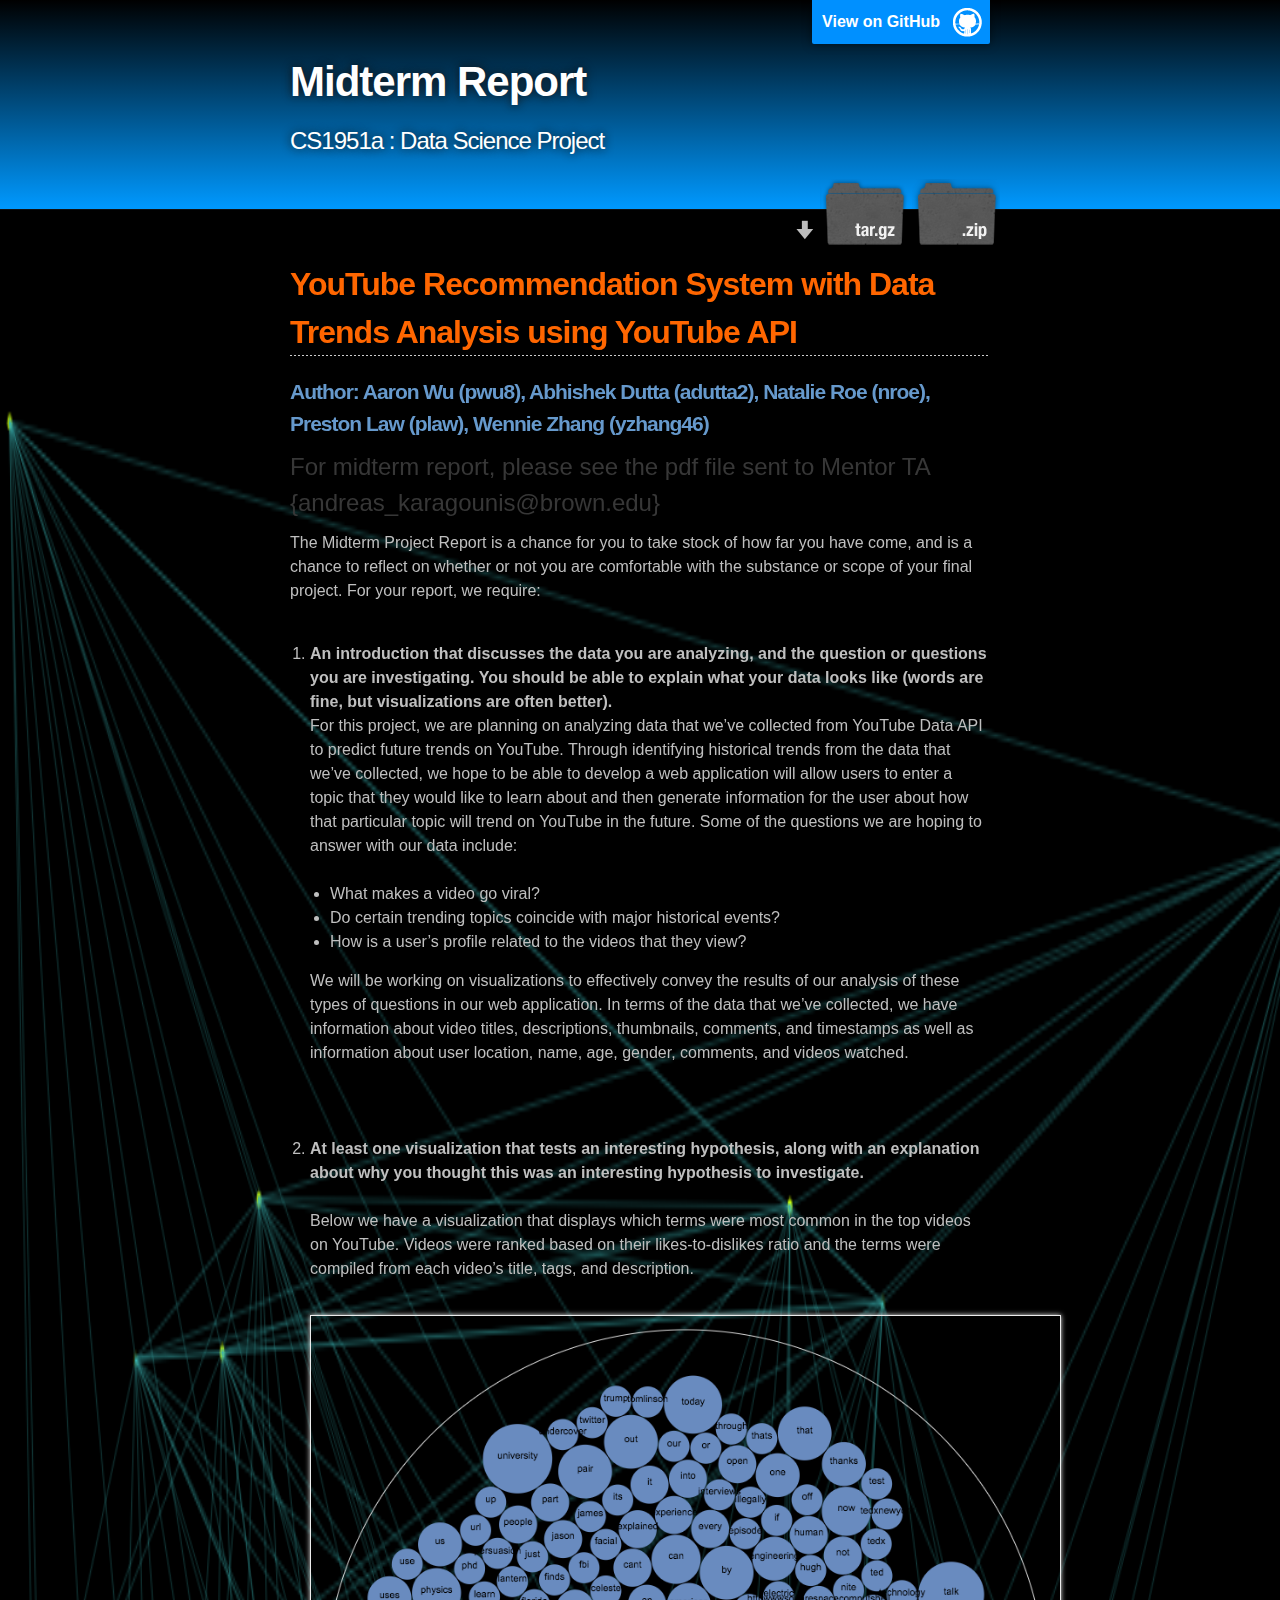
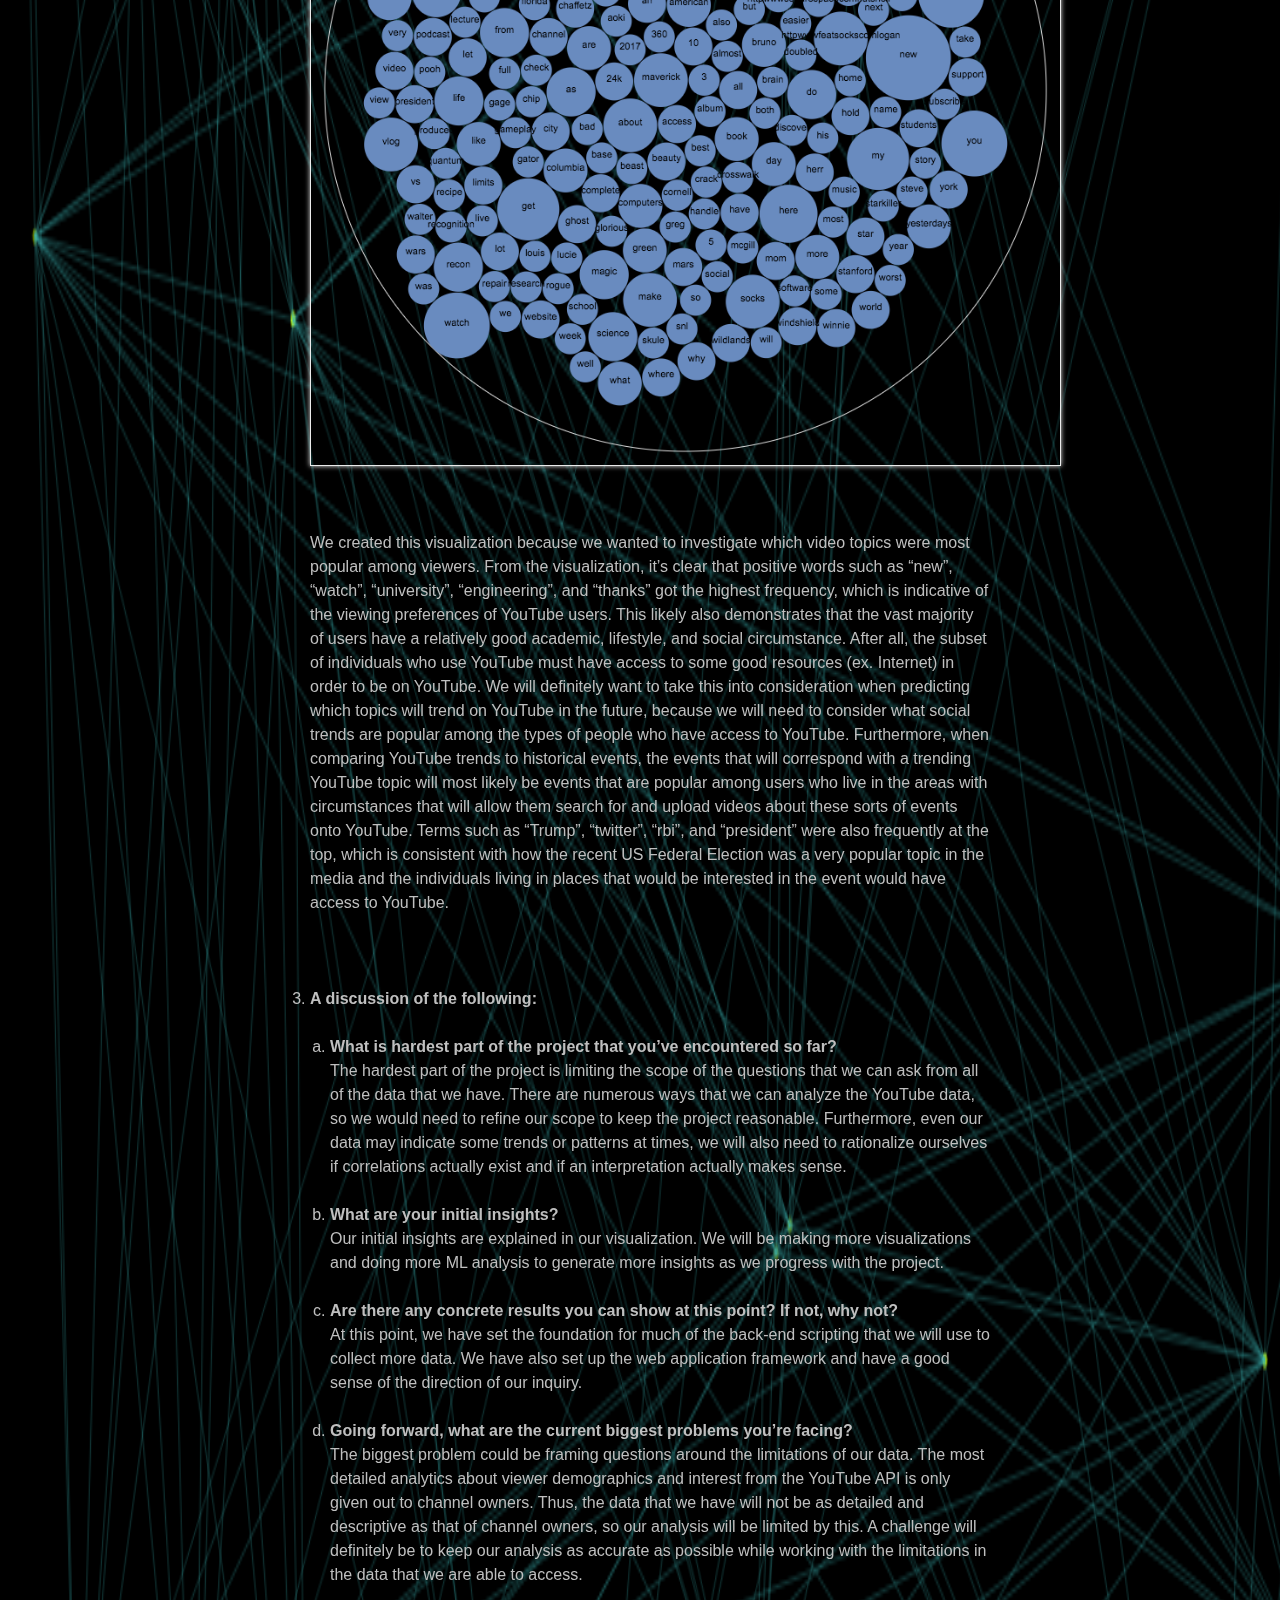
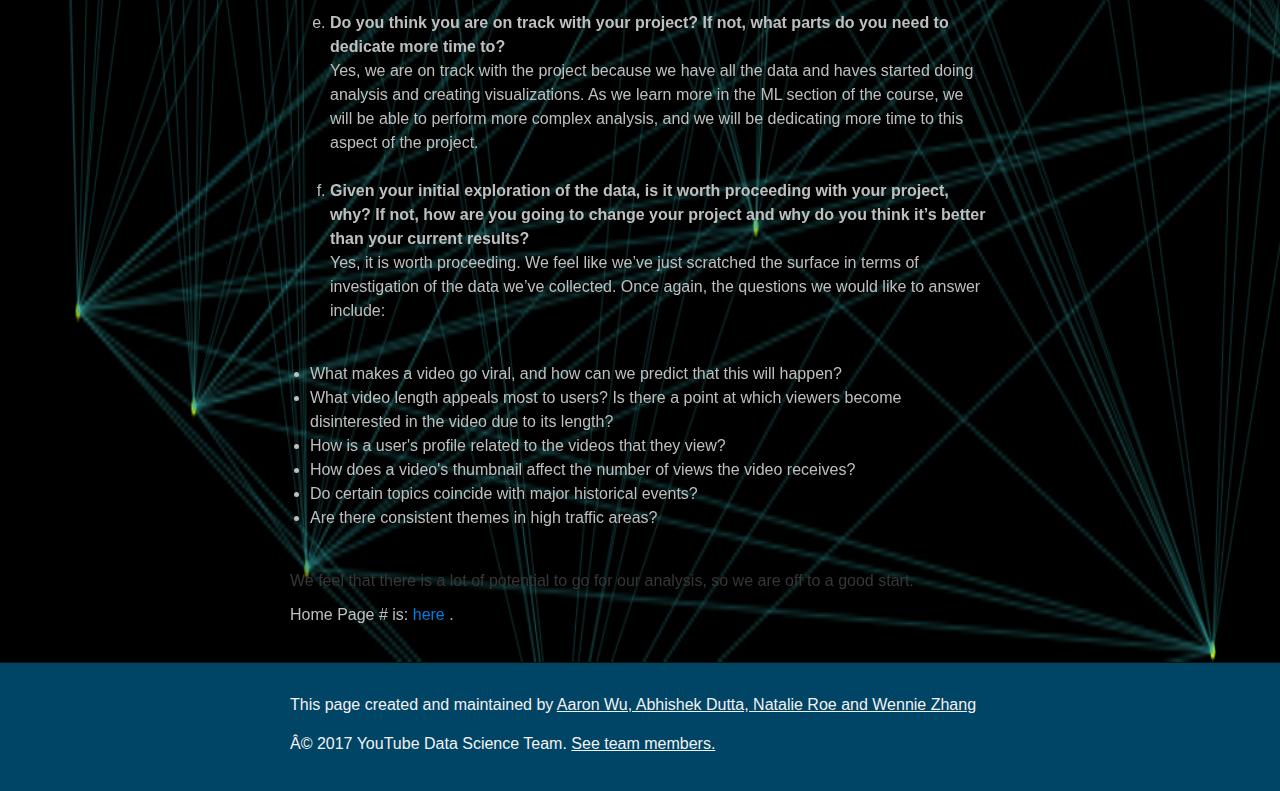
<file: midterm.html>
<!DOCTYPE html>
<html>

  <head>
    <meta charset='utf-8'>
    <meta http-equiv="X-UA-Compatible" content="chrome=1">
    <meta name="description" content="CS1951a : Data Science Project">

    <link rel="stylesheet" type="text/css" media="screen" href="stylesheets/stylesheet.css">

    <title>YouTube Recommendation System with Data Trends Analysis using YouTube API</title>
	<style>
	
	#nokey {
			z-index:-99;
			top: 0;
			left: -60%;
			position: absolute;
			height: 100%;
			width: 215%;			
		}
	</style>
  </head>



  <body>
    <!-- HEADER -->
    <div id="header_wrap" class="outer">
        <header class="inner">
          <a id="forkme_banner" href="https://github.com/pengyangwu/CS1951a">View on GitHub</a>
          <h1 id="project_title">Midterm Report</h1>
          <h2 id="project_tagline">CS1951a : Data Science Project</h2>

            <section id="downloads">
              <a class="zip_download_link" href="https://github.com/pengyangwu/CS1951a/zipball/master">Download this project as a .zip file</a>
              <a class="tar_download_link" href="https://github.com/pengyangwu/CS1951a/tarball/master">Download this project as a tar.gz file</a>
            </section>
        </header>
    </div>

    <!-- MAIN CONTENT -->
    <div id="main_content_wrap" class="outer">
      <section id="main_content" class="inner">
        <h2>
<a id="command-line-youtube-data" class="anchor" href="#" aria-hidden="true"><span class="octicon octicon-link"></span></a><font color='#ff6600'>YouTube Recommendation System with Data Trends Analysis using YouTube API</font></h2>

<h4>
<a id="author-Aaron-Abhishek-Natalie-Preston-Wennie" class="anchor" href="#" aria-hidden="true"><span class="octicon octicon-link"></span></a>Author: Aaron Wu (pwu8), Abhishek Dutta (adutta2), Natalie Roe (nroe), Preston Law (plaw), Wennie Zhang (yzhang46)</h4>

<font size = 5> For midterm report, please see the pdf file sent to Mentor TA {andreas_karagounis@brown.edu}  </font>
        
<p> 
The Midterm Project Report is a chance for you to take stock of how far you have come, and is a chance to reflect on whether or not you are comfortable with the substance or scope of your final project. For your report, we require:
<br><br>
<ol>
	<li><strong>An introduction that discusses the data you are analyzing, and the question or questions you are investigating. You should be able to explain what your data looks like (words are fine, but visualizations are often better).</strong>
	<br>
		For this project, we are planning on analyzing data that we’ve collected from YouTube Data API to predict future trends on YouTube. Through identifying historical trends from the data that we’ve collected, we hope to be able to develop a web application will allow users to enter a topic that they would like to learn about and then generate information for the user about how that particular topic will trend on YouTube in the future. Some of the questions we are hoping to answer with our data include:
		<br><br>
		<ul>
			<li>What makes a video go viral?</li>
			<li>Do certain trending topics coincide with major historical events?</li>
			<li>How is a user’s profile related to the videos that they view?</li>
		</ul>
		We will be working on visualizations to effectively convey the results of our analysis of these types of questions in our web application. In terms of the data that we’ve collected, we have information about video titles, descriptions, thumbnails, comments, and timestamps as well as information about user location, name, age, gender, comments, and videos watched.
		<br><br><br><br>
	</li>
	<li>
		<strong>At least one visualization that tests an interesting hypothesis, along with an explanation about why you thought this was an interesting hypothesis to investigate.</strong>
		<br><br> 
		Below we have a visualization that displays which terms were most common in the top videos on YouTube. Videos were ranked based on their likes-to-dislikes ratio and the terms were compiled from each video’s title, tags, and description.
		<br><br>
		<center>
			<img src="image2.png">
		</center>
		<br><br>
		We created this visualization because we wanted to investigate which video topics were most popular among viewers. From the visualization, it’s clear that positive words such as “new”, “watch”, “university”, “engineering”, and “thanks” got the highest frequency, which is indicative of the viewing preferences of YouTube users. This likely also demonstrates that the vast majority of users have a relatively good academic, lifestyle, and social circumstance. After all, the subset of individuals who use YouTube must have access to some good resources (ex. Internet) in order to be on YouTube. We will definitely want to take this into consideration when predicting which topics will trend on YouTube in the future, because we will need to consider what social trends are popular among the types of people who have access to YouTube. Furthermore, when comparing YouTube trends to historical events, the events that will correspond with a trending YouTube topic will most likely be events that are popular among users who live in the areas with circumstances that will allow them search for and upload videos about these sorts of events onto YouTube. Terms such as “Trump”, “twitter”, “rbi”, and “president” were also frequently at the top, which is consistent with how the recent US Federal Election was a very popular topic in the media and the individuals living in places that would be interested in the event would have access to YouTube.
		<br><br><br><br>
	</li>
	<li><strong>A discussion of the following:</strong>
		<br><br>
		<ol style="list-style-type: lower-alpha;">
			<li><strong>What is hardest part of the project that you’ve encountered so far?</strong></li>
			The hardest part of the project is limiting the scope of the questions that we can ask from all of the data that we have. There are numerous ways that we can analyze the YouTube data, so we would need to refine our scope to keep the project reasonable. Furthermore, even our data may indicate some trends or patterns at times, we will also need to rationalize ourselves if correlations actually exist and if an interpretation actually makes sense.
			<br><br>
			<li><strong>What are your initial insights?</strong></li>
			Our initial insights are explained in our visualization. We will be making more visualizations and doing more ML analysis to generate more insights as we progress with the project.
			<br><br>
			<li><strong>Are there any concrete results you can show at this point? If not, why not?</strong></li>
			At this point, we have set the foundation for much of the back-end scripting that we will use to collect more data. We have also set up the web application framework and have a good sense of the direction of our inquiry.
			<br><br>
			<li><strong>Going forward, what are the current biggest problems you’re facing?</strong></li>
			The biggest problem could be framing questions around the limitations of our data. The most detailed analytics about viewer demographics and interest from the YouTube API is only given out to channel owners. Thus, the data that we have will not be as detailed and descriptive as that of channel owners, so our analysis will be limited by this. A challenge will definitely be to keep our analysis as accurate as possible while working with the limitations in the data that we are able to access.
			<br><br>
			<li><strong>Do you think you are on track with your project? If not, what parts do you need to dedicate more time to?</strong></li>
				Yes, we are on track with the project because we have all the data and haves started doing analysis and creating visualizations. As we learn more in the ML section of the course, we will be able to perform more complex analysis, and we will be dedicating more time to this aspect of the project.
			<br><br>
			<li><strong>Given your initial exploration of the data, is it worth proceeding with your project, why? If not, how are you going to change your project and why do you think it’s better than your current results?</strong></li>
			Yes, it is worth proceeding. We feel like we’ve just scratched the surface in terms of investigation of the data we’ve collected. Once again, the questions we would like to answer include:<br><br>
		</ol>
	</li>
</ol>
<ul>
	<li>What makes a video go viral, and how can we predict that this will happen?</li>
	<li>What video length appeals most to users? Is there a point at which viewers become disinterested in the video due to its length?</li>
	<li>How is a user's profile related to the videos that they view?</li>
	<li>How does a video's thumbnail affect the number of views the video receives?</li>
	<li>Do certain topics coincide with major historical events?</li>
	<li>Are there consistent themes in high traffic areas?</li>
</ul>
<br>We feel that there is a lot of potential to go for our analysis, so we are off to a good start.
    

<p>Home Page # is: <a href="https://pengyangwu.github.io/CS1951a/"> here </a>.</p>
<canvas id="nokey" width="20" height="20">If Empty, Means Your Browser Don't Support Canvas. Please Use Chrome Browser ^_^``</canvas>
<script src="javascripts/index2_line.js"> </script>
<script src='http://cdnjs.cloudflare.com/ajax/libs/jquery/2.1.3/jquery.min.js'></script>
	      
      </section>
    </div>

    <!-- FOOTER  -->
    <div id="footer_wrap" class="outer">

      <footer class="inner">
        <p class="copyright"> This page created and maintained by <a href="https://github.com/pengyangwu/CS1951a">Aaron Wu, Abhishek Dutta, Natalie Roe and Wennie Zhang</a></p>
        <p>Â© 2017 YouTube Data Science Team. <a href="https://youtubedatascience.wixsite.com/youtubedatasci">See team members.</a></p>
      </footer>
    </div>

</body>
</html>
</file>
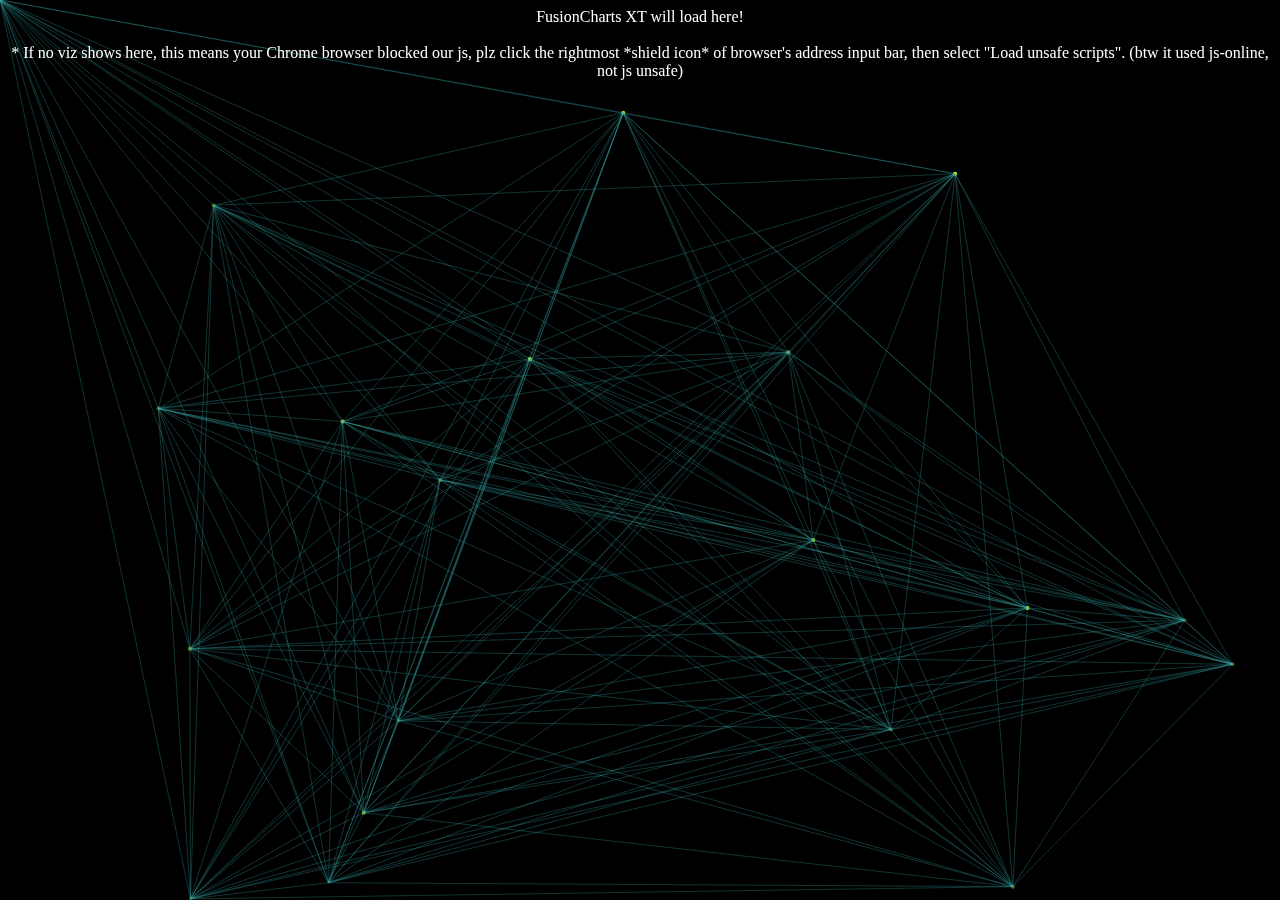
<file: viz1.html>
<html>
<head>
<title>Viz 1 : Map Visualization</title>
<script type="text/javascript" src="http://static.fusioncharts.com/code/latest/fusioncharts.js"></script>
<script type="text/javascript" src="http://static.fusioncharts.com/code/latest/themes/fusioncharts.theme.fint.js?cacheBust=56"></script>
<script type="text/javascript">


// map visualization


FusionCharts.ready(function () {
    var salesMap = new FusionCharts({
        type: 'usa',
        renderAt: 'chart-container',
        width: '1200',
        height: '600',
        dataFormat: 'json',
        dataSource: {
            "chart": {
                "caption": "Map Visualization for Youtube Videos in USA",
                "subcaption": "* Hover to Display Video Numbers *",
                "entityFillHoverColor": "#66cccc",                
                "numberPrefix": "",
                "showLabels": "1",
                "theme": "fint"
            },
            "colorrange": {
                "minvalue": "920000",
                "startlabel": "Low",
                "endlabel": "High",
                "code": "#e44a00",
                "gradient": "1",
                "color": [
                    {
                        "maxvalue": "56580000",
                        "displayvalue": "Average",
                        "code": "#f8bd19"
                    },
                    {
                        "maxvalue": "97400000",
                        "code": "#6baa01"
                    }
                ]
            },
            "data": [
                {
                    "id": "HI",
                    "value": "3189000"
                },
                {
                    "id": "DC",
                    "value": "2879000"
                },
                {
                    "id": "MD",
                    "value": "33592000"
                },
                {
                    "id": "DE",
                    "value": "4607000"
                },
                {
                    "id": "RI",
                    "value": "4890000"
                },
                {
                    "id": "WA",
                    "value": "34927000"
                },
                {
                    "id": "OR",
                    "value": "65798000"
                },
                {
                    "id": "CA",
                    "value": "61861000"
                },
                {
                    "id": "AK",
                    "value": "58911000"
                },
                {
                    "id": "ID",
                    "value": "42662000"
                },
                {
                    "id": "NV",
                    "value": "78041000"
                },
                {
                    "id": "AZ",
                    "value": "41558000"
                },
                {
                    "id": "MT",
                    "value": "62942000"
                },
                {
                    "id": "WY",
                    "value": "78834000"
                },
                {
                    "id": "UT",
                    "value": "50512000"
                },
                {
                    "id": "CO",
                    "value": "73026000"
                },
                {
                    "id": "NM",
                    "value": "78865000"
                },
                {
                    "id": "ND",
                    "value": "50554000"
                },
                {
                    "id": "SD",
                    "value": "35922000"
                },
                {
                    "id": "NE",
                    "value": "43736000"
                },
                {
                    "id": "KS",
                    "value": "32681000"
                },
                {
                    "id": "OK",
                    "value": "79038000"
                },
                {
                    "id": "TX",
                     "value": "97344000",
                    "fillHoverColor": "#2d8701",                    
                    "fontBold": "1",                                       
                    "tooltext": "Total Videos in Texas: 97.34M"                    
                },
                {
                    "id": "MN",
                    "value": "43485000"
                },
                {
                    "id": "IA",
                    "value": "46515000"
                },
                {
                    "id": "MO",
                    "value": "63715000"
                },
                {
                    "id": "AR",
                    "value": "34497000"
                },
                {
                    "id": "LA",
                    "value": "70706000"
                },
                {
                    "id": "WI",
                    "value": "42382000"
                },
                {
                    "id": "IL",
                    "value": "73202000"                                        
                },
                {
                    "id": "KY",
                    "value": "79118000"
                },
                {
                    "id": "TN",
                    "value": "44657000"
                },
                {
                    "id": "MS",
                    "value": "66205000"
                },
                {
                    "id": "AL",
                    "value": "75873000"
                },
                {
                    "id": "GA",
                    "value": "76895000"
                },
                {
                    "id": "MI",
                    "value": "67695000"
                },
                {
                    "id": "IN",
                    "value": "920000",
                    "fillHoverColor": "#cc0000",                    
                    "fontBold": "1",                                        
                    "tooltext": "Total Videos in. Indiana 920K"                    
                },
                {
                    "id": "OH",
                    "value": "32960000"
                },
                {
                    "id": "PA",
                    "value": "54346000"
                },
                {
                    "id": "NY",
                    "value": "42828000"
                },
                {
                    "id": "VT",
                    "value": "77411000"
                },
                {
                    "id": "NH",
                    "value": "51403000"
                },
                {
                    "id": "ME",
                    "value": "64636000"
                },
                {
                    "id": "MA",
                    "value": "51767000"
                },
                {
                    "id": "CT",
                    "value": "57353000"
                },
                {
                    "id": "NJ",
                    "value": "80788000"
                },
                {
                    "id": "WV",
                    "value": "95890000"
                },
                {
                    "id": "VA",
                    "value": "83140000"
                },
                {
                    "id": "NC",
                    "value": "75425000"
                },
                {
                    "id": "SC",
                    "value": "88234000"
                },
                {
                    "id": "FL",
                    "value": "88234000"
                }
            ],
            "markers": {
                "application": [
                    {
                        "id": "low-state-origin",
                        "shapeId": "circle",
                        "radius": "1"
                    },
                    {
                        "id": "low-state-label",
                        "shapeId": "circle",
                        "radius": "1"
                    },
                    {
                        "id": "high-state-origin",
                        "shapeId": "circle",
                        "radius": "1"
                    },
                    {
                        "id": "high-state-label",
                        "shapeId": "circle",
                        "radius": "1"
                    }
                ],
                "definition": [
                    {
                        "id": "low-state-origin",                        
                        "x": "490",
                        "y": "160"
                    },
                    {
                        "id": "low-state-Label",
                        "label": "Indiana{br}Total Videos: {br}920K",
                        "labelcolor": "#e44a00",
                        "labelPosition": "top",
                        "x": "600",
                        "y": "70"
                    },
                    {
                        "id": "high-state-origin",                        
                        "x": "340",
                        "y": "320"
                    },
                    {
                        "id": "high-state-Label",
                        "label": "Texas{br}Total Videos: {br}97.34M",
                        "labelcolor": "#6baa01",
                        "labelPosition": "bottom",
                        "x": "430",
                        "y": "400"
                    }
                ],                
                "connectors": [
                    {
                        "from": "low-state-origin",
                        "to": "low-state-label",
                        "color": "#9b59b6"
                    },
                    {
                        "from": "high-state-origin",
                        "to": "high-state-label",
                        "color": "#9b59b6"
                    }
                ]
            }
        }
    }).render();
});


</script>
<style>
div, canvas {
color: white;
}
#nokey {
		z-index:-99;
		top: 0;
		left: 0;
		position: absolute;
		height: 100%;
		width: 100%;			
	}
</style>
</head>
<body bgColor="black">
 <div id="chart-container" align="center">FusionCharts XT will load here!</div>
 <br>
 <div id="chart-container" align="center">* If no viz shows here, this means your Chrome browser blocked our js, plz click the rightmost *shield icon* of browser's address input bar, then select "Load unsafe scripts". (btw it used js-online, not js unsafe)</div>
 
 <canvas id="nokey" width="20" height="20">If Empty, Means Your Browser Don't Support Canvas. Please Use Chrome Browser ^_^``</canvas>
 <script src="javascripts/index2_line.js"> </script>
 <script src='http://cdnjs.cloudflare.com/ajax/libs/jquery/2.1.3/jquery.min.js'></script>
</body>
</html>
</file>
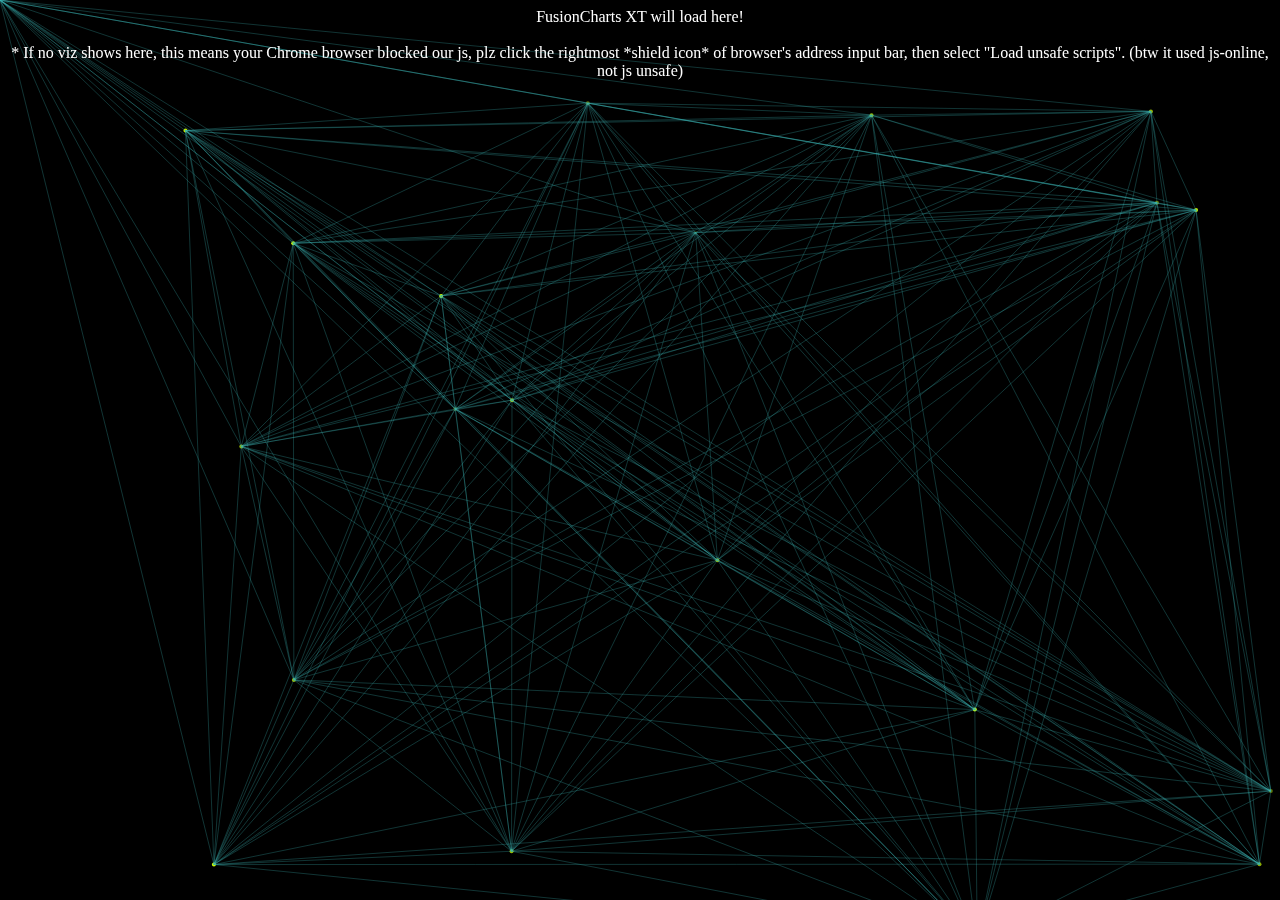
<file: viz2.html>
<html>
<head>
<title>Youtube Data Project: Visualization Part B - Accuracy Visualization</title>
<script type="text/javascript" src="http://static.fusioncharts.com/code/latest/fusioncharts.js"></script>
<script type="text/javascript" src="http://static.fusioncharts.com/code/latest/themes/fusioncharts.theme.fint.js?cacheBust=56"></script>
<script type="text/javascript">

// Accuracy visualization [Aaron]:-
// Showing the number of videos for each label [Predicted Vs Actual] - different colors 
// Sliding bar chart functionality



  FusionCharts.ready(function(){
    var fusioncharts = new FusionCharts({
    type: 'scrollcombidy2d',
    renderAt: 'chart-container',
    width: '1100',
    height: '650',
    dataFormat: 'json',
    dataSource: {
        "chart": {
            "caption": "Youtube Data Sci Project: Viz Part B - Accuracy Visualization",
            "subCaption": "(Notice: Please slide *grey horizontal scroll bar* in the bottom to see full visualization!)",
            "captionFontSize": "18",
            "subcaptionFontSize": "18",
            "subcaptionFontBold": "0",
            "xAxisname": "Label Name of Videos",
            "pYAxisName": "Number of Total Actual Videos (Blue), Correctly Predicted Videos (Green)",
            "sYAxisName": "Predicted Accuracy Percentage %",
            "numberPrefix": "＋",
            "sNumberSuffix": "%",
            "sYAxisMaxValue": "20",
            "paletteColors": "#0075c2,#1aaf5d,#f2c500",
            "showAlternateHGridColor": "0",
            "showPlotBorder": "0",
            "usePlotGradientColor": "0",
            "baseFontColor": "#333333",
            "baseFont": "Helvetica Neue,Arial",
            "showBorder": "0",
            "bgColor": "#ffffff",
            "showShadow": "0",
            "canvasBgColor": "#ffffff",
            "showCanvasBorder": "0",
            "legendBorderAlpha": "0",
            "legendShadow": "0",
            "showValues": "1",
            "divlineAlpha": "100",
            "divlineColor": "#999999",
            "divlineThickness": "1",
            "divLineIsDashed": "1",
            "divLineDashLen": "1",
            "divLineGapLen": "1",
            "numVisiblePlot": "12",
            "flatScrollBars": "1",
            "scrollheight": "25"
        },
        "categories": [{
            "category": [
            {
                "label": "interactive entertainment"
            }, {
                "label": "full episode"
            }, {
                "label": "latest"
            }, {
                "label": "serial"
            }, {
                "label": "episode"
            }, {
                "label": "today"
            }, {
                "label": "funny"
            }, {
                "label": "today episode"
            }, {
                "label": "tell"
            }, {
                "label": "colors"
            }, {
                "label": "trump"
            }, {
                "label": "comedy"
            }, {
                "label": "star plus"
            }, {
                "label": "location"
            }, {
                "label": "love"
            }, {
                "label": "romantic"
            }, {
                "label": "new"
            }, {
                "label": "cartoon"
            }, {
                "label": "learn"
            }, {
                "label": "game"
            }, {
                "label": "fat"
            }, {
                "label": "review"
            }, {
                "label": "4th may 2017"
            }, {
                "label": "news"
            }




            , {
                "label": "equipment"
            }, {
                "label": "esclavage"
            }, {
                "label": "essay"
            }, {
                "label": "evidence"
            }, {
                "label": "evil within"
            }


            , {
                "label": "finger family"
            }, {
                "label": "footage"
            }, {
                "label": "family guy"
            }, {
                "label": "fasion design major"
            }, {
                "label": "feild"
            }


            ]
        }],
        "dataset": [{
            "seriesName": "Number of Total Actual Videos in this Label",
            "data": [{
                "value": "20"
            }, {
                "value": "77"
            }, {
                "value": "45"
            }, {
                "value": "64"
            }, {
                "value": "46"
            }, {
                "value": "41"
            }, {
                "value": "61"
            }, {
                "value": "32"
            }, {
                "value": "23"
            }, {
                "value": "42"
            }, {
                "value": "42"
            }, {
                "value": "64"
            }, {
                "value": "26"
            }, {
                "value": "22"
            }, {
                "value": "39"
            }, {
                "value": "24"
            }, {
                "value": "47"
            }, {
                "value": "38"
            }, {
                "value": "22"
            }, {
                "value": "23"
            }, {
                "value": "20"
            }, {
                "value": "24"
            }, {
                "value": "26"
            }, {
                "value": "148"
            }
            , {
                "value": "9"
            }, {
                "value": "8"
            }, {
                "value": "10"
            }, {
                "value": "8"
            }, {
                "value": "9"
            }
            , {
                "value": "12"
            }, {
                "value": "10"
            }, {
                "value": "14"
            }, {
                "value": "10"
            }, {
                "value": "9"
            }


            ]
        }, {
            "seriesName": "Number of Correctly Predicted Videos in this Label",
            "renderAs": "area",
            "showValues": "1",
            "data": [{
                "value": "12"
            }, {
                "value": "48"
            }, {
                "value": "43"
            }, {
                "value": "44"
            }, {
                "value": "42"
            }, {
                "value": "40"
            }, {
                "value": "32"
            }, {
                "value": "26"
            }, {
                "value": "12"
            }, {
                "value": "25"
            }, {
                "value": "24"
            }, {
                "value": "23"
            }, {
                "value": "22"
            }, {
                "value": "21"
            }, {
                "value": "21"
            }, {
                "value": "18"
            }, {
                "value": "18"
            }, {
                "value": "16"
            }, {
                "value": "16"
            }, {
                "value": "14"
            }, {
                "value": "14"
            }, {
                "value": "14"
            }, {
                "value": "25"
            }, {
                "value": "59"
            }
            , {
                "value": "13"
            }, {
                "value": "8"
            }, {
                "value": "8"
            }, {
                "value": "8"
            }, {
                "value": "8"
            }
            , {
                "value": "7"
            }, {
                "value": "8"
            }, {
                "value": "8"
            }, {
                "value": "10"
            }, {
                "value": "12"
            }


            ]
        }, {


            //     "label": "interactive entertainment"
            // }, {
            //     "label": "full episode"
            // }, {
            //     "label": "serial"
            // }, {
            //     "label": "latest"
            // }, {
            //     "label": "episode"
            // }, {
            //     "label": "today"
            // }, {
            //     "label": "funny"
            // }, {
            //     "label": "today episode"
            // }, {
            //     "label": "tell"
            // }, {
            //     "label": "colors"
            // }, {
            //     "label": "trump"
            // }, {
            //     "label": "comedy"
            // }, {
            //     "label": "star plus"
            // }, {
            //     "label": "location"
            // }, {
            //     "label": "love"
            // }, {
            //     "label": "romantic"
            // }, {
            //     "label": "new"
            // }, {
            //     "label": "cartoon"
            // }, {
            //     "label": "learn"
            // }, {
            //     "label": "game"
            // }, {
            //     "label": "fat"
            // }, {
            //     "label": "review"
            // }, {
            //     "label": "4th may 2017"
            // }, {
            //     "label": "news"



            "seriesName": "Accuracy Percentage %",
            "parentYAxis": "S",
            "renderAs": "line",
            "showValues": "1",
            "data": [{
                "value": "60"
            }, {
                "value": "62"
            }, {
                "value": "68"
            }, {
                "value": "95"
            }, {
                "value": "91"
            }, {
                "value": "97"
            }, {
                "value": "52"
            }, {
                "value": "81"
            }, {
                "value": "56"
            }, {
                "value": "59"
            }, {
                "value": "57"
            }, {
                "value": "36"
            }, {
                "value": "84"
            }, {
                "value": "95"
            }, {
                "value": "53"
            }, {
                "value": "75"
            }, {
                "value": "38"
            }, {
                "value": "42"
            }, {
                "value": "72"
            }, {
                "value": "60"
            }, {
                "value": "70"
            }, {
                "value": "58"
            }, {
                "value": "92"
            }, {
                "value": "39"
            }
            , {
                "value": "82"
            }, {
                "value": "84"
            }, {
                "value": "98"
            }, {
                "value": "92"
            }, {
                "value": "89"
            }
            , {
                "value": "80"
            }, {
                "value": "92"
            }, {
                "value": "88"
            }, {
                "value": "92"
            }, {
                "value": "79"
            }




            ]
        }]
    }
}
);
    fusioncharts.render();
});
</script>
<style>
div, canvas {
color: white;
}
#nokey {
		z-index:-99;
		top: 0;
		left: 0;
		position: absolute;
		height: 100%;
		width: 100%;			
	}
</style>
</head>
<body bgColor="black">
  <div id="chart-container" align="center">FusionCharts XT will load here!</div>
  <br>
  <div id="chart-container" align="center">* If no viz shows here, this means your Chrome browser blocked our js, plz click the rightmost *shield icon* of browser's address input bar, then select "Load unsafe scripts". (btw it used js-online, not js unsafe)</div>
  
  <canvas id="nokey" width="20" height="20">If Empty, Means Your Browser Don't Support Canvas. Please Use Chrome Browser ^_^``</canvas>
  <script src="javascripts/index2_line.js"> </script>
  <script src='http://cdnjs.cloudflare.com/ajax/libs/jquery/2.1.3/jquery.min.js'></script>
</body>
</html>
</file>
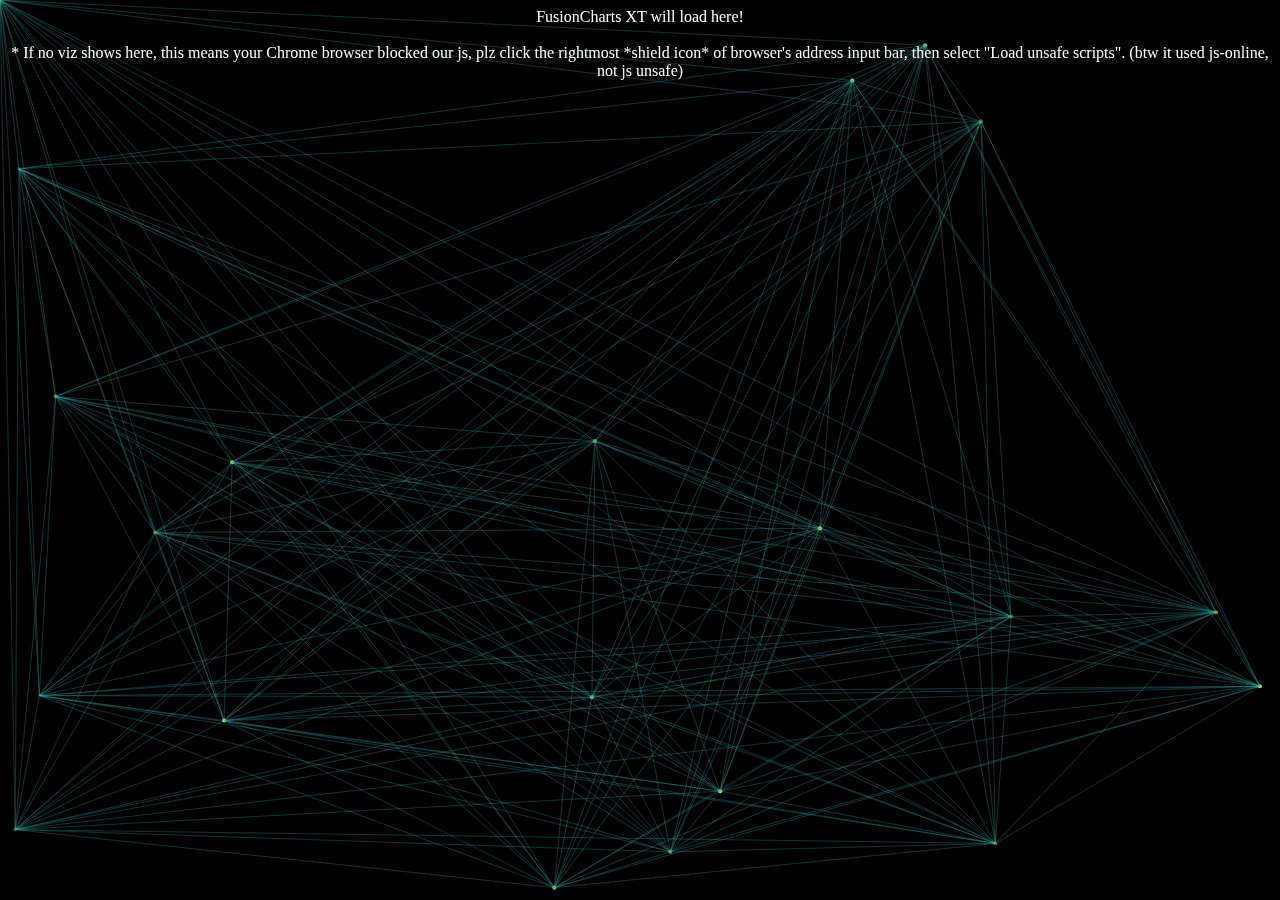
<file: viz3.html>
<html>
<head>
<title>Viz 3</title>
<script type="text/javascript" src="http://static.fusioncharts.com/code/latest/fusioncharts.js"></script>
<script type="text/javascript" src="http://static.fusioncharts.com/code/latest/themes/fusioncharts.theme.fint.js?cacheBust=56"></script>
<script type="text/javascript">


// Sentiment analysis visualization
// Showing sentiment score for each video (Positive, Neutral, Negative) - with different colors
// Sliding bar chart functionality

FusionCharts.ready(function(){
    var salesChart = new FusionCharts({
        type: 'scrollstackedcolumn2d',
        dataFormat: 'json',
        renderAt: 'chart-container',
        width: '1100',
        height: '700',
        dataSource: {
            "chart": {
                "caption": "Sentiment Analysis Visualization based on Different Videos - Bar Chart",
                "subCaption": "(-: Negative Video,  +: Positive Video) <br> Notice: Please slide *grey horizontal scroll bar* in the bottom to see full visualization!)",

                "captionFontSize": "18",
                "subcaptionFontSize": "18",
                "subcaptionFontBold": "0",
                "xaxisname": "Video Title on the YouTube Website",
                "yaxisname": "Sentiment Value",
                "showvalues": "0",
                "numberprefix": "",
                "legendBgAlpha": "0",
                "legendBorderAlpha": "0",
                "legendShadow": "0",
                "showborder": "0",
                "bgcolor": "#ffffff",
                "showalternatehgridcolor": "0",
                "showplotborder": "0",
                "showcanvasborder": "",
                "legendshadow": "0",
                "plotgradientcolor": "",
                "showCanvasBorder": "0",
                "showAxisLines": "1",
                "showAlternateHGridColor": "0",
                "divlineAlpha": "100",
                "divlineThickness": "1",
                "divLineIsDashed": "1",
                "divLineDashLen": "1",
                "divLineGapLen": "1",
                "lineThickness": "3",
                "flatScrollBars": "1",
                "scrollheight": "20",
                "numVisiblePlot": "15",
                "showHoverEffect":"1"
            },
            "categories": [
                {
                    "category": [

            {
                "label": "WikiLeaks PROVES Beyond A Shadow Of A  Doubt That Clinton Linked to Vince Foster"
            },

            {
                "label": "Aula CAMPE sobre a Forma NEGATIVA em Ingls  META 1000 LIKES"
            }, {
                "label": "ChanBaek  during EXOrDIUM IN MANILA 2017"
            }, {
                "label": "CLOSED Giveaway  Custom No Thinkin Shorts"
            }, {
                "label": "David Leyonhjelm on Outlast 2 The Witcher and video game censorship"
            }, {
                "label": "Do you even know me"
            }, {
                "label": "EL SEOR DE ZACATECAS LOS BUCHONES DE CULIACAN VIDEO OFICIAL 2017"
            }, {
                "label": "FFBreak UpJungkook 12"
            }, {
                "label": "HOW TO HOLD A TODDLER"
            }, {
                "label": "HUGE iPHONE 7 PLUS GIVEAWAY OPEN  NEW SEPHORA MAKEUP GIVEAWAY 2 WINNERS"
            }, {
                "label": "ONE OF THESE THINGS IS NOT LIKE THE OTHER  Black Gun Smuggling Mob in Brooklyn"
            }, {
                "label": "in love with a ghost lets walk across this forest i can feel that everything is real again"
            }, {
                "label": "in love with a ghost  me crying and glitching then realizing there is still chocolate dodie rmxd"
            }, {
                "label": "Kitten Close Up 20170415"
            }, {
                "label": "LANEIGE Two Tone Tint Lip Bars  ALL 8 Shades Lip Bar Review  Lip Swatches"
            }, {
                "label": "Lorac  Pirates of the Caribbean Makeup Review  Giveaway"



            }, {
                "label": "Maayavan Official Full Songs  CVKumar  Sundeep Kishan Lavanya Tripathi Jackie Shroff  Ghibran"
            }, {
                "label": "Mascot Costumes  Custom Mascot Costumes"
            }, {
                "label": "miles chronicles twitter videos  a lot of singing"
            }, {
                "label": "MV Highlight    Plz dont be sad Performance ver"
            }, {
                "label": "ONE OF THESE THINGS IS NOT LIKE THE OTHER  Black Gun Smuggling Mob in Brooklyn"
            }, {
                "label": "Pick Your Own Prize Giveaway CLOSED"



            }, {
                "label": "UPDATE VIDEO EXCITING NEWS  WHIPPED CREAM SPELLING CHALLENGE"
            }, {
                "label": "Zulu Language"
            }
            
                    ]
                }
            ],
            "dataset": [
                {
                    "seriesname": "Negative Videos",
                    "color": "008ee4",
                    "data": [
                        { "value": "-37" },
                        { "value": "0" },
                        { "value": "0" },

                        { "value": "0" },
                        { "value": "0" },

                        { "value": "0" },
                        { "value": "-1.558" },


                        { "value": "-15.5" },
                        { "value": "0" },

                        { "value": "0" },
                        { "value": "-18" },

                        
                        
                        
                        
                        { "value": "0" },
                        { "value": "0" },

                        { "value": "0" },
                        { "value": "0" },
                        { "value": "0" },
                        { "value": "0" },
                        { "value": "0" },
                        { "value": "0" },

                        { "value": "0" },
                        { "value": "0" },
                        { "value": "0" },
                        { "value": "0" },
                        { "value": "-17" },
                        { "value": "0" },
         
                       
                        { "value": "0" },
                        { "value": "0" }
                    ]
                },
                {
                    "seriesname": "Positive Videos",
                    "color": "f45b00",
                    "data": [
                        { "value": "0" },
                        { "value": "13.8047368421052" },
                        { "value": "18.351" },


                        { "value": "4.889" },
                        { "value": "15.8754545454545" },


                        { "value": "33.0277272727272" },
                        { "value": "0" },


                        { "value": "0" },
                        { "value": "33.8" },

                        { "value": "14.47" },
                        { "value": "0" },

                       
                        
                        
                       
                        { "value": "35" },
                        { "value": "46" },

                        { "value": "36" },
                        { "value": "48" },
                        { "value": "64" },
                        { "value": "68" },
                        { "value": "10" },
                        { "value": "43" },

                        { "value": "54" },
                        { "value": "33" },
                        { "value": "16" },
                        { "value": "13" },
                        { "value": "0" },
                        { "value": "40" },
         
                       
                        { "value": "45" },
                        { "value": "42.33" }
                    ]
                }
            ]
        }
    }).render();
});



</script>
<style>
div, canvas {
color: white;
}
#nokey {
		z-index:-99;
		top: 0;
		left: 0;
		position: absolute;
		height: 100%;
		width: 100%;			
	}
</style>
</head>
<body bgColor="black">
  <div id="chart-container" align="center">FusionCharts XT will load here!</div>
  <br>
  <div id="chart-container" align="center">* If no viz shows here, this means your Chrome browser blocked our js, plz click the rightmost *shield icon* of browser's address input bar, then select "Load unsafe scripts". (btw it used js-online, not js unsafe)</div>
  
  <canvas id="nokey" width="20" height="20">If Empty, Means Your Browser Don't Support Canvas. Please Use Chrome Browser ^_^``</canvas>
  <script src="javascripts/index2_line.js"> </script>
  <script src='http://cdnjs.cloudflare.com/ajax/libs/jquery/2.1.3/jquery.min.js'></script>
</body>
</html>
</file>
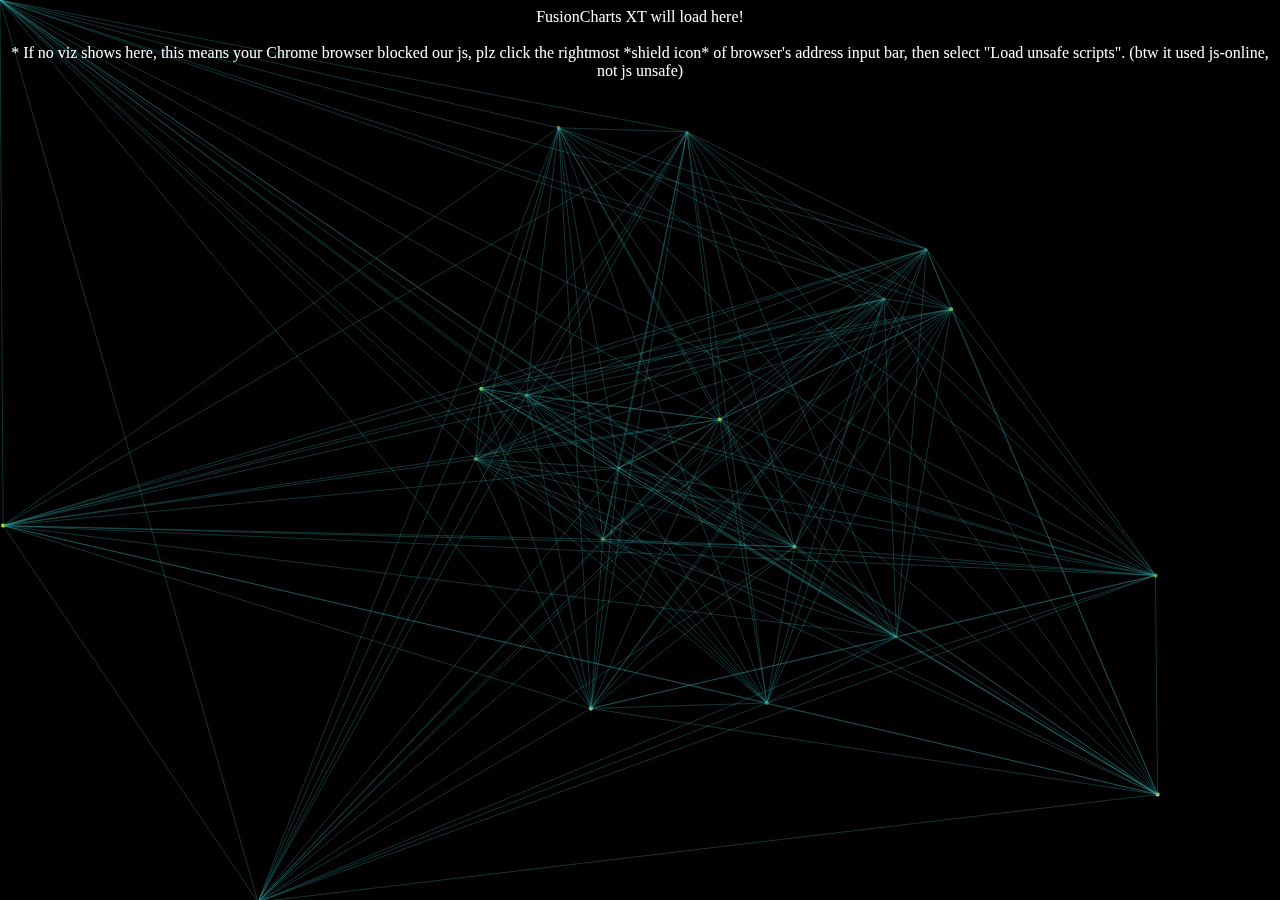
<file: viz4.html>
<html>
<head>
<title>Viz 3</title>
<script type="text/javascript" src="http://static.fusioncharts.com/code/latest/fusioncharts.js"></script>
<script type="text/javascript" src="http://static.fusioncharts.com/code/latest/themes/fusioncharts.theme.fint.js?cacheBust=56"></script>
<script type="text/javascript">


// Sentiment analysis visualization
// Showing sentiment score for each video (Positive, Neutral, Negative) - with different colors
// Sliding bar chart functionality

FusionCharts.ready(function () {
    var revenueChart = new FusionCharts({
        type: 'doughnut3d',
        renderAt: 'chart-container',
        width: '900',
        height: '600',
        dataFormat: 'json',
        dataSource: {
            "chart": {
                "caption": "Sentiment Analysis Visualization - Pie Chart",
                "subCaption": "Total of All Selected Videos\n\n* Notice: click 'Negative/Neutral/Positive' in the buttom to see special effect *",
                "numberPrefix": "$",
                "paletteColors": "#0075c2,   #f2c500,   #f45b00",

                "bgColor": "#ffffff",
                "showBorder": "0",
                "use3DLighting": "1",
                "showShadow": "1",
                "enableSmartLabels": "0",
                "startingAngle": "310",
                "showLabels": "1",
                "showPercentValues": "1",
                "showLegend": "1",
                "legendShadow": "1",
                "legendBorderAlpha": "1",                                
                "decimals": "0",
                "captionFontSize": "14",
                "subcaptionFontSize": "14",
                "subcaptionFontBold": "0",
                "toolTipColor": "#ffffff",
                "toolTipBorderThickness": "0",
                "toolTipBgColor": "#000000",
                "toolTipBgAlpha": "80",
                "toolTipBorderRadius": "2",
                "toolTipPadding": "5",
            },
            "data": [
                {
                    "label": "Negative Videos",
                    "value": "14"
                }, 
                {
                    "label": "Neutral Videos",
                    "value": "12"
                }, 
                {
                    "label": "Positive Videos",
                    "value": "74"
                }
            ]
        }
    }).render();
});



</script>
<style>
div, canvas {
color: white;
}
#nokey {
		z-index:-99;
		top: 0;
		left: 0;
		position: absolute;
		height: 100%;
		width: 100%;			
	}
</style>
</head>
<body bgColor="black">
 <div id="chart-container" align="center">FusionCharts XT will load here!</div>
 <br>
 <div id="chart-container" align="center">* If no viz shows here, this means your Chrome browser blocked our js, plz click the rightmost *shield icon* of browser's address input bar, then select "Load unsafe scripts". (btw it used js-online, not js unsafe)</div>
 
 <canvas id="nokey" width="20" height="20">If Empty, Means Your Browser Don't Support Canvas. Please Use Chrome Browser ^_^``</canvas>
 <script src="javascripts/index2_line.js"> </script>
 <script src='http://cdnjs.cloudflare.com/ajax/libs/jquery/2.1.3/jquery.min.js'></script>
</body>
</html>
</file>
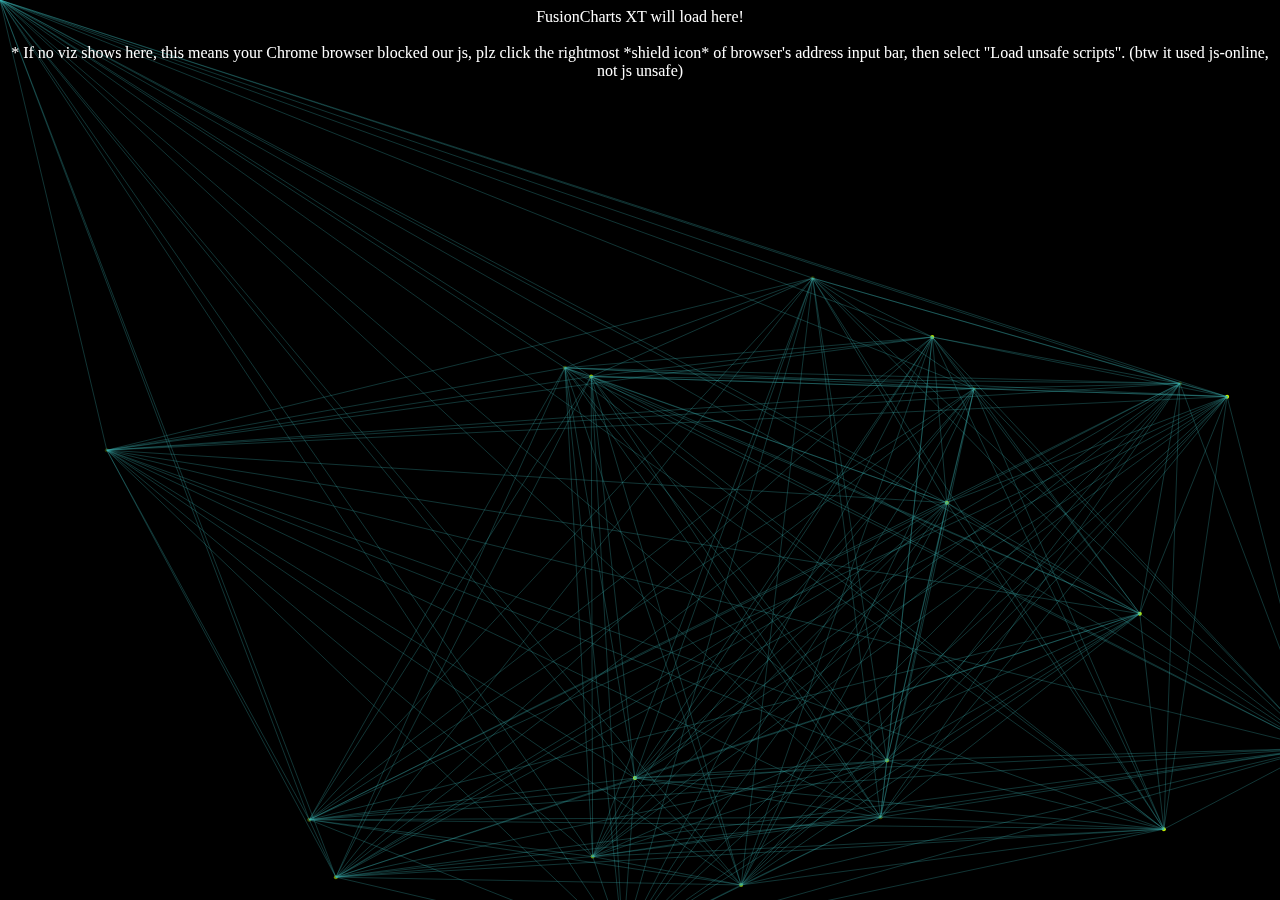
<file: viz5.html>
<html>
<head>
<title>Viz 3</title>
<script type="text/javascript" src="http://static.fusioncharts.com/code/latest/fusioncharts.js"></script>
<script type="text/javascript" src="http://static.fusioncharts.com/code/latest/themes/fusioncharts.theme.fint.js?cacheBust=56"></script>
<script type="text/javascript">


// Sentiment analysis visualization


FusionCharts.ready(function() {
  var salesChart = new FusionCharts({
      type: 'msline',
      renderAt: 'chart-container',
      width: '1000',
      height: '600',
      dataFormat: 'json',
      dataSource: {
        "chart": {
          "caption": "Top 10 Videos' Sentiment Analysis over Time ",
          "subcaption": "(During April, 2017 on YouTube website)",
          "linethickness": "2",
          "numberPrefix": "",
          "showvalues": "0",
          "formatnumberscale": "1",
          "labeldisplay": "ROTATE",
          "slantlabels": "1",
          "divLineAlpha": "40",
          "anchoralpha": "0",
          "animation": "1",
          "legendborderalpha": "20",
          "drawCrossLine": "1",
          "crossLineColor": "#0d0d0d",
          "crossLineAlpha": "100",
          "tooltipGrayOutColor": "#80bfff",
          "theme": "zune"
        },
        "categories": [{
          "category": [{
            "label": "4/1/2017"
          }, {
            "label": "4/2/2017"
          }, {
            "label": "4/3/2017"
          }, {
            "label": "4/4/2017"
          }, {
            "label": "4/5/2017"
          }, {
            "label": "4/6/2017"
          }, {
            "label": "4/7/2017"
          }, {
            "label": "4/8/2017"
          }, {
            "label": "4/9/2017"
          }, {
            "label": "4/10/2017"
          }, {
            "label": "4/11/2017"
          }, {
            "label": "4/12/2017"
          }, {
            "label": "4/13/2017"
          }, {
            "label": "4/14/2017"
          }, {
            "label": "4/15/2017"
          }, {
            "label": "4/16/2017"
          }, {
            "label": "4/17/2017"
          }, {
            "label": "4/18/2017"
          }, {
            "label": "4/19/2017"
          }, {
            "label": "4/20/2017"
          }]
        }],
        "dataset": [{
          "seriesname": "Video ID: 5qDMqPmdFGU",
          "data": [{
            "value": "0"
          }, {
            "value": "0"
          }, {
            "value": "30.135"
          }, {
            "value": "33.44"
          }, {
            "value": "75.06"

          }, {
            "value": "44.04"
          }, {
            "value": "0"
          }, {
            "value": "0"
          }, {
            "value": "0"
          }, {
            "value": "0"
          }, {
            "value": "67.9"

          }, {
            "value": "0"
          }, {
            "value": "0"
          }, {
            "value": "0"
          }, {
            "value": "0"
          }, {
            "value": "0"

          }, {
            "value": "0"
          }, {
            "value": "0"
          }, {
            "value": "0"
          }, {
            "value": "-7.72"
          }]
        }, {
          "seriesname": "Video ID: bfg593CAv1I",
          "data": [{
            "value": "0"
          }, {
            "value": "0"
          }, {
            "value": "0"
          }, {
            "value": "0"
          }, {
            "value": "0"
          }, {
            "value": "0"
          }, {
            "value": "0"
          }, {
            "value": "0"
          }, {
            "value": "70"
          }, {
            "value": "98"
          }, {
            "value": "44"
          }, {
            "value": "0"
          }, {
            "value": "31"
          }, {
            "value": "0"
          }, {
            "value": "59"
          }, {
            "value": "30"
          }, {
            "value": "0"
          }, {
            "value": "31"
          }, {
            "value": "0"
          }, {
            "value": "63"
          }]
        }, 


        {
          "seriesname": "Video ID: KVFGlp6MuN4",
          "data": [{
            "value": "0"
          }, {
            "value": "0"
          }, {
            "value": "0"
          }, {
            "value": "0"
          }, {
            "value": "63"
          }, {
            "value": "0"
          }, {
            "value": "0"
          }, {
            "value": "0"
          }, {
            "value": "82"
          }, {
            "value": "0"
          }, {
            "value": "0"
          }, {
            "value": "0"
          }, {
            "value": "0"
          }, {
            "value": "0"
          }, {
            "value": "64"
          }, {
            "value": "0"
          }, {
            "value": "0"
          }, {
            "value": "0"
          }, {
            "value": "1"
          }, {
            "value": "0"
          }]
        }, 




                {
          "seriesname": "Video ID: NQ5k5F1c7Pg",
          "data": [{
            "value": "0"
          }, {
            "value": "0"
          }, {
            "value": "0"
          }, {
            "value": "0"
          }, {
            "value": "33"
          }, {
            "value": "0"
          }, {
            "value": "0"
          }, {
            "value": "0"
          }, {
            "value": "-38.1"
          }, {
            "value": "0"
          }, {
            "value": "0"
          }, {
            "value": "0"
          }, {
            "value": "0"
          }, {
            "value": "20"
          }, {
            "value": "24"
          }, {
            "value": "0"
          }, {
            "value": "0"
          }, {
            "value": "0"
          }, {
            "value": "0"
          }, {
            "value": "0"
          }]
        }, 




                {
          "seriesname": "Video ID: Rx08aSoh4IA",
          "data": [{
            "value": "0"
          }, {
            "value": "0"
          }, {
            "value": "0"
          }, {
            "value": "0"
          }, {
            "value": "3"
          }, {
            "value": "0"
          }, {
            "value": "0"
          }, {
            "value": "46"
          }, {
            "value": "21"
          }, {
            "value": "-3"
          }, {
            "value": "0"
          }, {
            "value": "0"
          }, {
            "value": "0"
          }, {
            "value": "0"
          }, {
            "value": "4"
          }, {
            "value": "0"
          }, {
            "value": "-17"
          }, {
            "value": "0"
          }, {
            "value": "1"
          }, {
            "value": "0"
          }]
        }, 



                {
          "seriesname": "Video ID: cN2EP1ZC5Rk",
          "data": [{
            "value": "0"
          }, {
            "value": "0"
          }, {
            "value": "0"
          }, {
            "value": "0"
          }, {
            "value": "3"
          }, {
            "value": "0"
          }, {
            "value": "0"
          }, {
            "value": "0"
          }, {
            "value": "2"
          }, {
            "value": "0"
          }, {
            "value": "0"
          }, {
            "value": "0"
          }, {
            "value": "0"
          }, {
            "value": "0"
          }, {
            "value": "4"
          }, {
            "value": "0"
          }, {
            "value": "56.49"
          }, {
            "value": "9.8"
          }, {
            "value": "1"
          }, {
            "value": "36"
          }]
        }, 


                {
          "seriesname": "Video ID: yRu1gGu0AsU",
          "data": [{
            "value": "0"
          }, {
            "value": "0"
          }, {
            "value": "0"
          }, {
            "value": "0"
          }, {
            "value": "3"
          }, {
            "value": "0"
          }, {
            "value": "0"
          }, {
            "value": "0"
          }, {
            "value": "2"
          }, {
            "value": "18"
          }, {
            "value": "0"
          }, {
            "value": "0"
          }, {
            "value": "0"
          }, {
            "value": "-10"
          }, {
            "value": "4"
          }, {
            "value": "0"
          }, {
            "value": "0"
          }, {
            "value": "0"
          }, {
            "value": "1"
          }, {
            "value": "29"
          }]
        }, 



                {
          "seriesname": "Video ID: 5y2OODNxcMY",
          "data": [{
            "value": "0"
          }, {
            "value": "0"
          }, {
            "value": "0"
          }, {
            "value": "0"
          }, {
            "value": "3"
          }, {
            "value": "0"
          }, {
            "value": "0"
          }, {
            "value": "0"
          }, {
            "value": "62"
          }, {
            "value": "0"
          }, {
            "value": "0"
          }, {
            "value": "0"
          }, {
            "value": "0"
          }, {
            "value": "0"
          }, {
            "value": "4"
          }, {
            "value": "0"
          }, {
            "value": "0"
          }, {
            "value": "0"
          }, {
            "value": "0"
          }, {
            "value": "0"
          }]
        }, 






                {
          "seriesname": "Video ID: po_A_XDU3mI",
          "data": [{
            "value": "0"
          }, {
            "value": "0"
          }, {
            "value": "0"
          }, {
            "value": "0"
          }, {
            "value": "0"
          }, {
            "value": "0"
          }, {
            "value": "0"
          }, {
            "value": "0"
          }, {
            "value": "0"
          }, {
            "value": "0"
          }, {
            "value": "0"
          }, {
            "value": "0"
          }, {
            "value": "40"
          }, {
            "value": "0"
          }, {
            "value": "0"
          }, {
            "value": "0"
          }, {
            "value": "90"
          }, {
            "value": "46"
          }, {
            "value": "21"
          }, {
            "value": "75"
          }]
        }, 





        {
          "seriesname": "Video ID: H4KNMg-lI-s",
          "data": [{
            "value": "0"
          }, {
            "value": "0"
          }, {
            "value": "0"
          }, {
            "value": "0"
          }, {
            "value": "0"
          }, {
            "value": "0"
          }, {
            "value": "0"
          }, {
            "value": "0"
          }, {
            "value": "0"
          }, {
            "value": "0"
          }, {
            "value": "35"
          }, {
            "value": "2.9"
          }, {
            "value": "43"
          }, {
            "value": "0"
          }, {
            "value": "0"
          }, {
            "value": "0"
          }, {
            "value": "0"
          }, {
            "value": "0"
          }, {
            "value": "-60"
          }, {
            "value": "0"
          }]
        }]
      }
    })
    .render();
});



</script>
<style>
div, canvas {
color: white;
}
#nokey {
		z-index:-99;
		top: 0;
		left: 0;
		position: absolute;
		height: 100%;
		width: 100%;			
	}
</style>
</head>
<body bgColor="black">
 <div id="chart-container" align="center">FusionCharts XT will load here!</div>
 <br>
 <div id="chart-container" align="center">* If no viz shows here, this means your Chrome browser blocked our js, plz click the rightmost *shield icon* of browser's address input bar, then select "Load unsafe scripts". (btw it used js-online, not js unsafe)</div>
 
 <canvas id="nokey" width="20" height="20">If Empty, Means Your Browser Don't Support Canvas. Please Use Chrome Browser ^_^``</canvas>
 <script src="javascripts/index2_line.js"> </script>
 <script src='http://cdnjs.cloudflare.com/ajax/libs/jquery/2.1.3/jquery.min.js'></script>
</body>
</html>
</file>
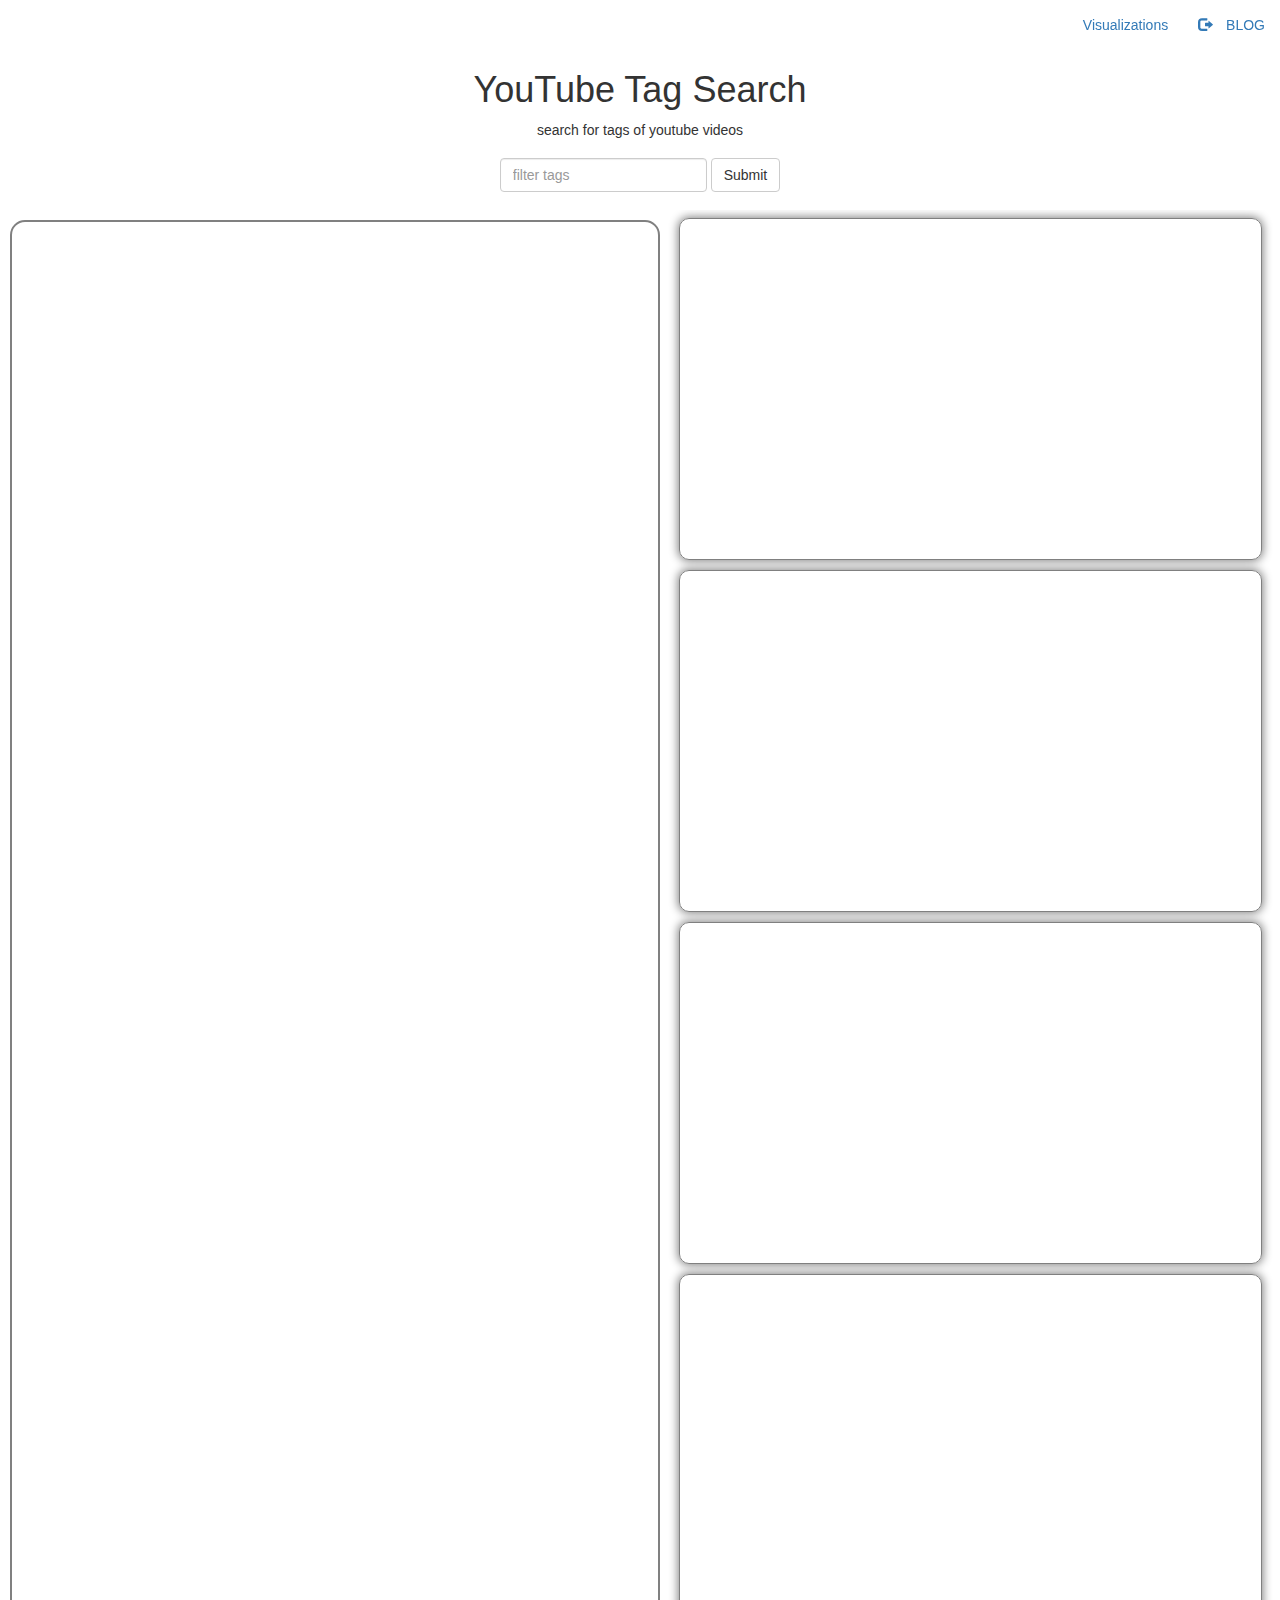
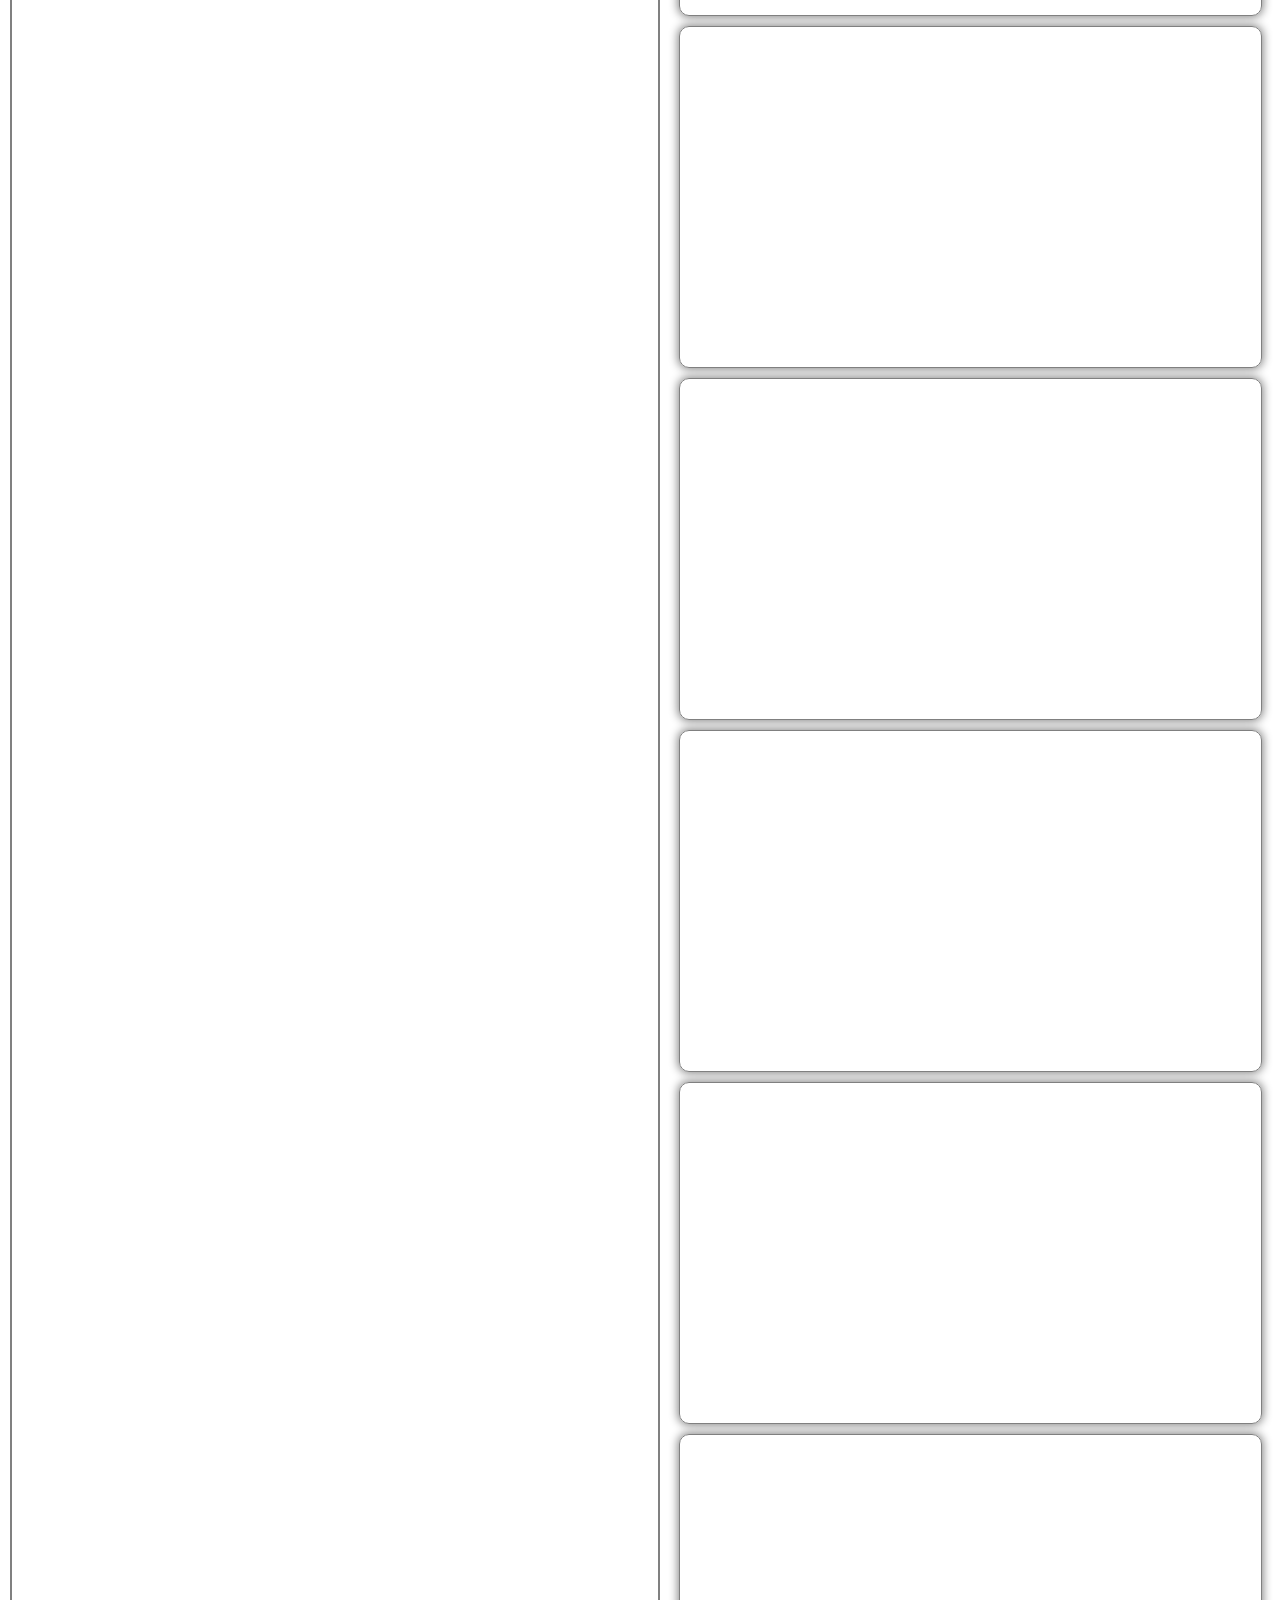
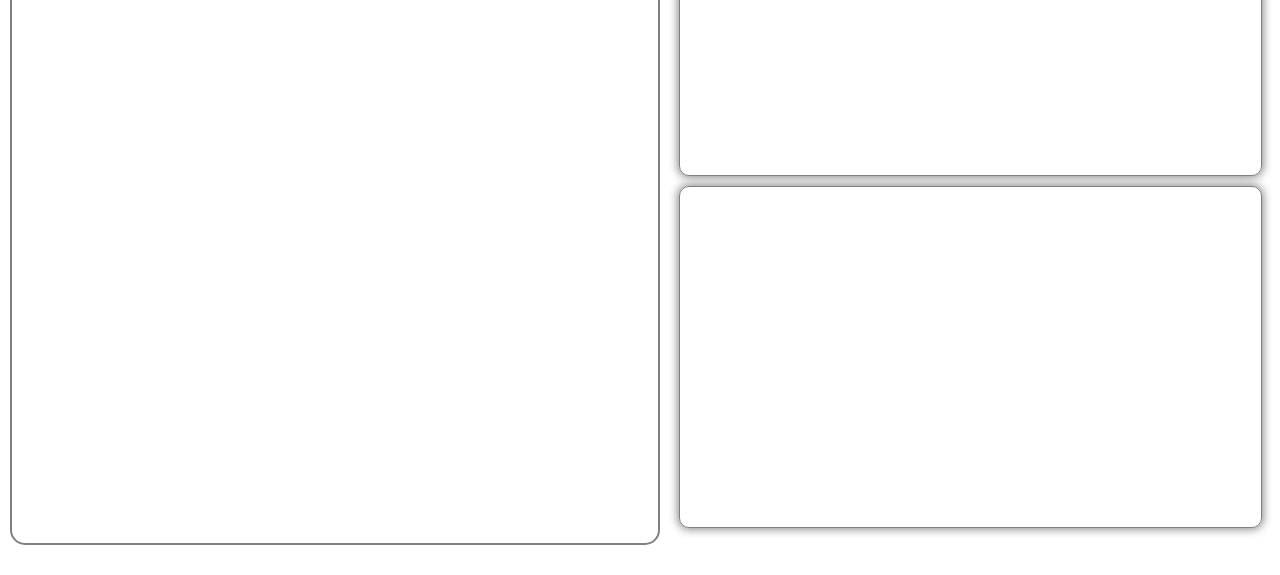
<file: webapp/webapp.html>
<!DOCTYPE html>
<html lang="en">

  <head>
    <meta charset="utf-8"> 
    <meta name="viewport" content="width=device-width, initial-scale=1">
    <!-- Latest compiled and minified CSS -->
	<link rel="stylesheet" href="https://maxcdn.bootstrapcdn.com/bootstrap/3.3.7/css/bootstrap.min.css">
  <link href="https://afeld.github.io/emoji-css/emoji.css" rel="stylesheet">
  <link rel="stylesheet" type="text/css" href="webapp.css">

	<!-- jQuery library -->
	<script src="https://ajax.googleapis.com/ajax/libs/jquery/3.2.1/jquery.min.js"></script>

	<!-- Latest compiled JavaScript -->
	<script src="https://maxcdn.bootstrapcdn.com/bootstrap/3.3.7/js/bootstrap.min.js"></script>
  <script src="https://twitter.github.io/typeahead.js/releases/latest/typeahead.bundle.js"></script>

  <!-- DO STUFF BEFORE PAGE LOADED -->
  <script src="webapp.js"></script>
	<title>YouTube Tag Search</title>
  </head>

  <body id="page_top" data-spy="scroll" data-target=".navbar-fixed-top">
    <nav class="navbar navbar-custom navbar-fixed-top">
      <div class="container-fluid">
<!--         <div class="navbar-header">
          <a class="navbar-brand" href="#">YouTube Tag Search</a>
        </div> -->
        <ul class="nav navbar-nav navbar-right">
          <li><li><a href="#viz">Visualizations</a></li></li>
          <li><a href="../index.html"><span class="glyphicon glyphicon-log-out"></span> BLOG</a></li>
        </ul>
      </div>
    </nav>

    <div id="wrapper">
      <header class="info">
        <div class="container-fluid">
          <h1 align="center">YouTube Tag Search</h1>
          <div id="about-app">
            <p align="center">search for tags of youtube videos<br></p>
          </div>
        </div>
      </header>
      <div class="container search">
        <form id="tag-search" class="navbar-form" role="search">
          <div id="prefetch" class="form-group" >
            <input type="text" id="query" class="form-control typeahead" data-provide="typeahead" placeholder="filter tags" onfocus="this.placeholder=''" onblur="this.placeholder='filter tags'">
          </div>
          <input type="submit" class="btn btn-default"></button>
        </form>
        <div id="error-message">tag is required and cannot be empty</div>
      </div>


      <table class="container-fluid table" style="width: 100%; overflow: hidden">
        <tr class="row">
          <td class="cell" id="tags-cell">  
          <script type="text/javascript">
            $.get('http://localhost:1881/loadTags', function(data) {
              data.forEach(function(datum) {
                var id=datum.tag.replace(/ /g , '-');
                var obj = "<div id=" + id + " class='tag'>" + datum.tag + "</div>";
                $('#tags-cell').append(obj);
              });
            })
          </script>
          </td>
          <td class="cell" id="results-cell"> 

            <div id="cN2EP1ZC5Rk" class="result">
              <iframe id="frame0" src="https://www.youtube.com/embed/cN2EP1ZC5Rk"
                width="560" height="315" frameborder="0" allowfullscreen></iframe>
              <div class="onhover">
                <div class="sentiment positive"><span class="glyphicon glyphicon-thumbs-up"></span>33.818</div>
                <div class="go_to_youtube">
                  <a href="http://youtube.com/watch?v=cN2EP1ZC5Rk">
                    <span class="glyphicon glyphicon-new-window"></span>
                  </a>
                </div>
              </div>
            </div>  

            <div id="yRu1gGu0AsU" class="result">
              <iframe id="frame1" src="https://www.youtube.com/embed/yRu1gGu0AsU"
                width="560" height="315" frameborder="0" allowfullscreen></iframe>
              <div class="onhover">
                <div class="sentiment positive"><span class="glyphicon glyphicon-thumbs-up"></span>9.667</div>
                <div class="go_to_youtube">
                  <a href="http://youtube.com/watch?v=yRu1gGu0AsU">
                    <span class="glyphicon glyphicon-new-window"></span>
                  </a>
                </div>
              </div>
            </div>  
            <div id="5y2OODNxcMY" class="result">
              <iframe id="frame2" src="http://www.youtube.com/embed/5y2OODNxcMY"
                width="560" height="315" frameborder="0" allowfullscreen></iframe>
              <div class="onhover">
                <div class="sentiment positive"><span class="glyphicon glyphicon-thumbs-up"></span>13.416</div>
                <div class="go_to_youtube">
                  <a href="http://youtube.com/watch?v=5y2OODNxcMY">
                    <span class="glyphicon glyphicon-new-window"></span>
                  </a>
                </div>
              </div>  
            </div>  
            <div id="UukWc9RbjBU" class="result">
              <iframe id="frame3" src="http://www.youtube.com/embed/UukWc9RbjBU"
                width="560" height="315" frameborder="0" allowfullscreen></iframe>
              <div class="onhover">
                <div class="sentiment positive"><span class="glyphicon glyphicon-thumbs-up"></span>16.409</div>
                <div class="go_to_youtube">
                  <a href="http://youtube.com/v=watch?UukWc9RbjBU">
                    <span class="glyphicon glyphicon-new-window"></span>
                  </a>
                </div>
              </div>
            </div> 
            <div id="-1b2u6_2-70" class="result">
              <iframe id="frame4" src="http://www.youtube.com/embed/-1b2u6_2-70"
                width="560" height="315" frameborder="0" allowfullscreen></iframe>
              <div class="onhover">
                <div class="sentiment positive"><span class="glyphicon glyphicon-thumbs-up"></span>19.856</div>
                <div class="go_to_youtube">
                  <a href="http://youtube.com/v=watch?-1b2u6_2-70">
                    <span class="glyphicon glyphicon-new-window"></span>
                  </a>
                </div>
              </div>
            </div>  
            <div id="NNKGs9eCx04" class="result">
              <iframe id="frame5" src="http://www.youtube.com/embed/NNKGs9eCx04"
                width="560" height="315" frameborder="0" allowfullscreen></iframe>
              <div class="onhover">
                <div class="sentiment positive"><span class="glyphicon glyphicon-thumbs-up"></span>33.232</div>
                <div class="go_to_youtube">
                  <a href="http://youtube.com/v=watch?NNKGs9eCx04">
                    <span class="glyphicon glyphicon-new-window"></span>
                  </a>
                </div>
              </div>
            </div>  
            <div id="5qDMqPmdFGU" class="result">
              <iframe id="frame6" src="http://www.youtube.com/embed/5qDMqPmdFGU"
                width="560" height="315" frameborder="0" allowfullscreen></iframe>
              <div class="onhover">
                <div class="sentiment positive"><span class="glyphicon glyphicon-thumbs-up"></span>33.027</div>
                <div class="go_to_youtube">
                  <a href="http://youtube.com/v=watch?5qDMqPmdFGU">
                    <span class="glyphicon glyphicon-new-window"></span>
                  </a>
                </div>
              </div>
            </div>  
            <div id="LIvZHPeYy6Q" class="result">
              <iframe id="frame7" src="http://www.youtube.com/embed/LIvZHPeYy6Q"
                width="560" height="315" frameborder="0" allowfullscreen></iframe>
              <div class="onhover">
                <div class="sentiment positive"><span class="glyphicon glyphicon-thumbs-up"></span>14.475</div>
                <div class="go_to_youtube">
                  <a href="http://youtube.com/watch?LIvZHPeYy6Q">
                    <span class="glyphicon glyphicon-new-window"></span>
                  </a>
                </div>
              </div>
            </div>  
            <div id="8ak0f0fiFyg" class="result">
              <iframe id="frame8" src="http://www.youtube.com/embed/8ak0f0fiFyg"
                width="560" height="315" frameborder="0" allowfullscreen></iframe>
              <div class="onhover">
                <div class="sentiment positive"><span class="glyphicon glyphicon-thumbs-up"></span>45.634</div>
                <div class="go_to_youtube">
                  <a href="http://youtube.com/watch?8ak0f0fiFyg">
                    <span class="glyphicon glyphicon-new-window"></span>
                  </a>
                </div>
              </div>
            </div>  
            <div id="aUoFVzS6GBY" class="result">
              <iframe id="frame9" src="http://www.youtube.com/embed/aUoFVzS6GBY"
                width="560" height="315" frameborder="0" allowfullscreen></iframe>
              <div class="onhover">
                <div class="sentiment positive"><span class="glyphicon glyphicon-thumbs-up"></span>35.717</div>
                <div class="go_to_youtube">
                  <a href="http://youtube.com/watch?aUoFVzS6GBY">
                    <span class="glyphicon glyphicon-new-window"></span>
                  </a>
                </div>
              </div>
            </div>      
          </td>
        </tr>
      </table>
    </div>


  </body>

</html>
</file>
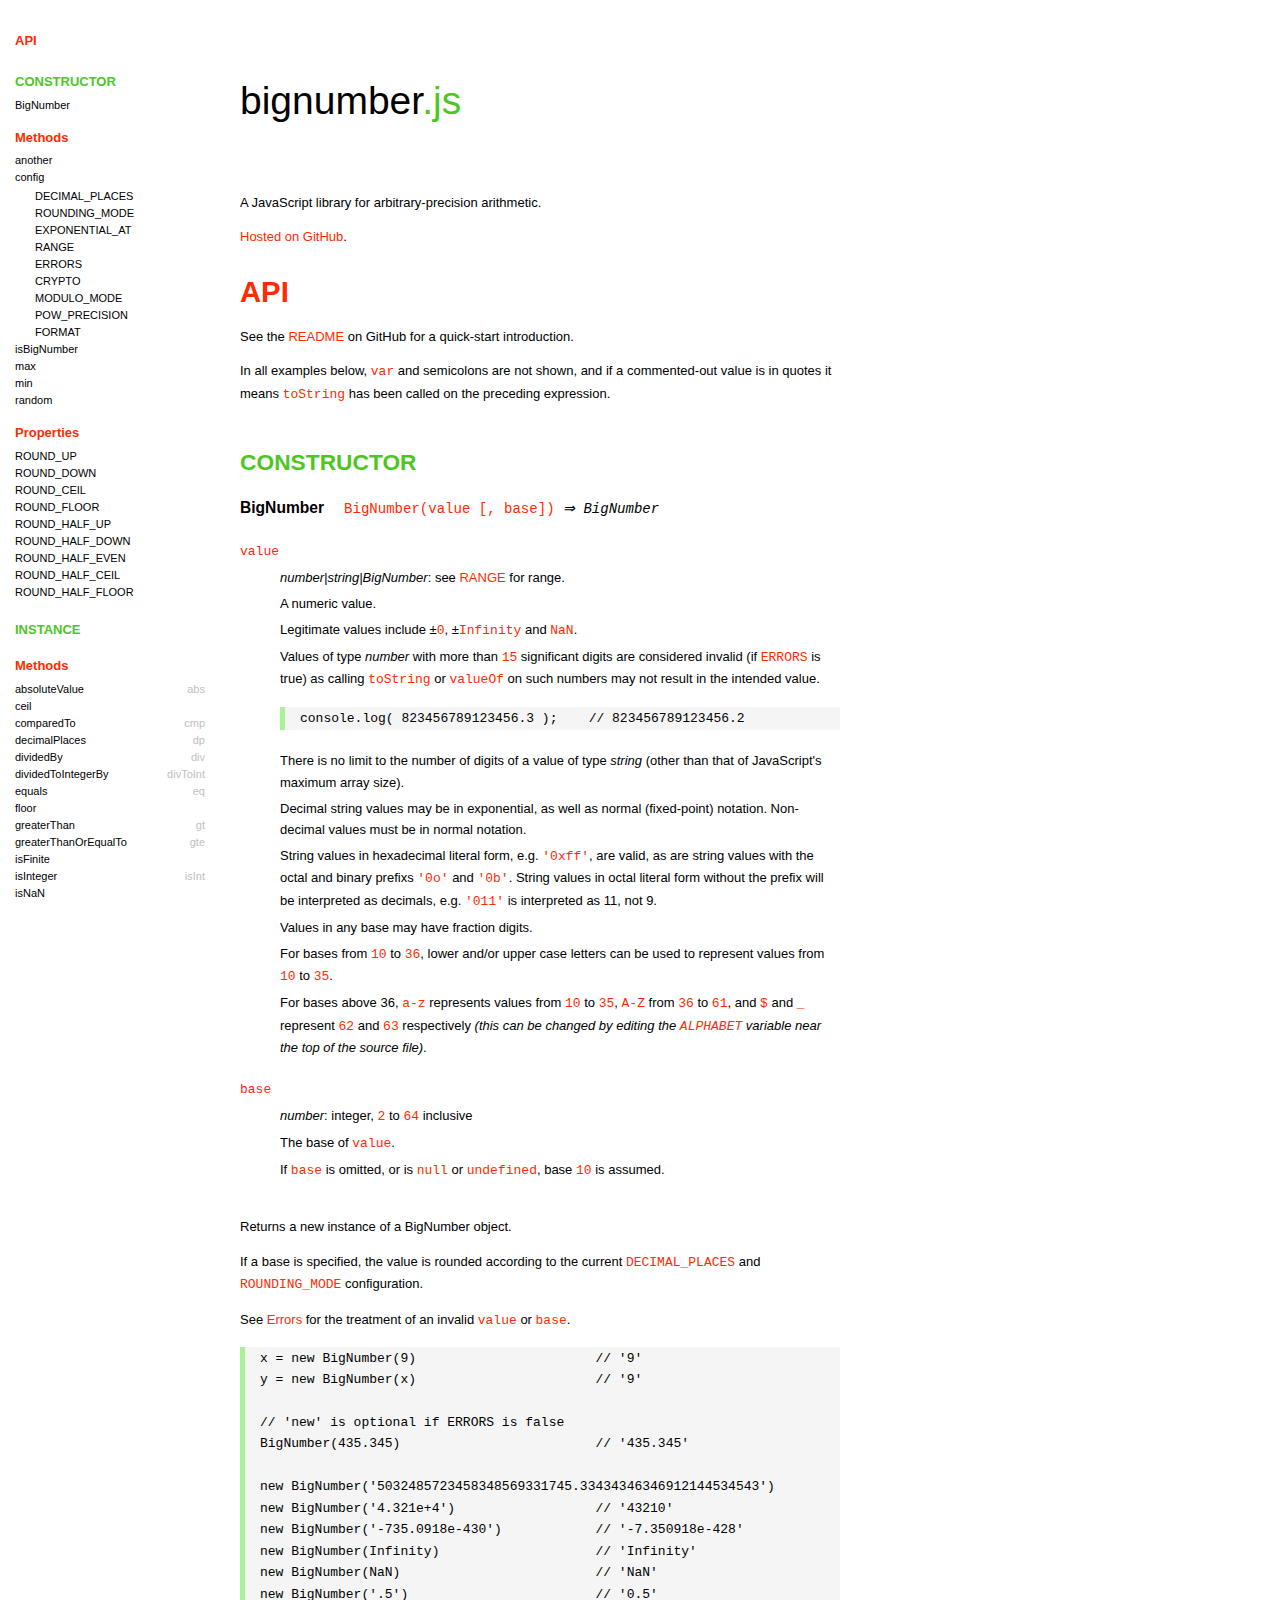
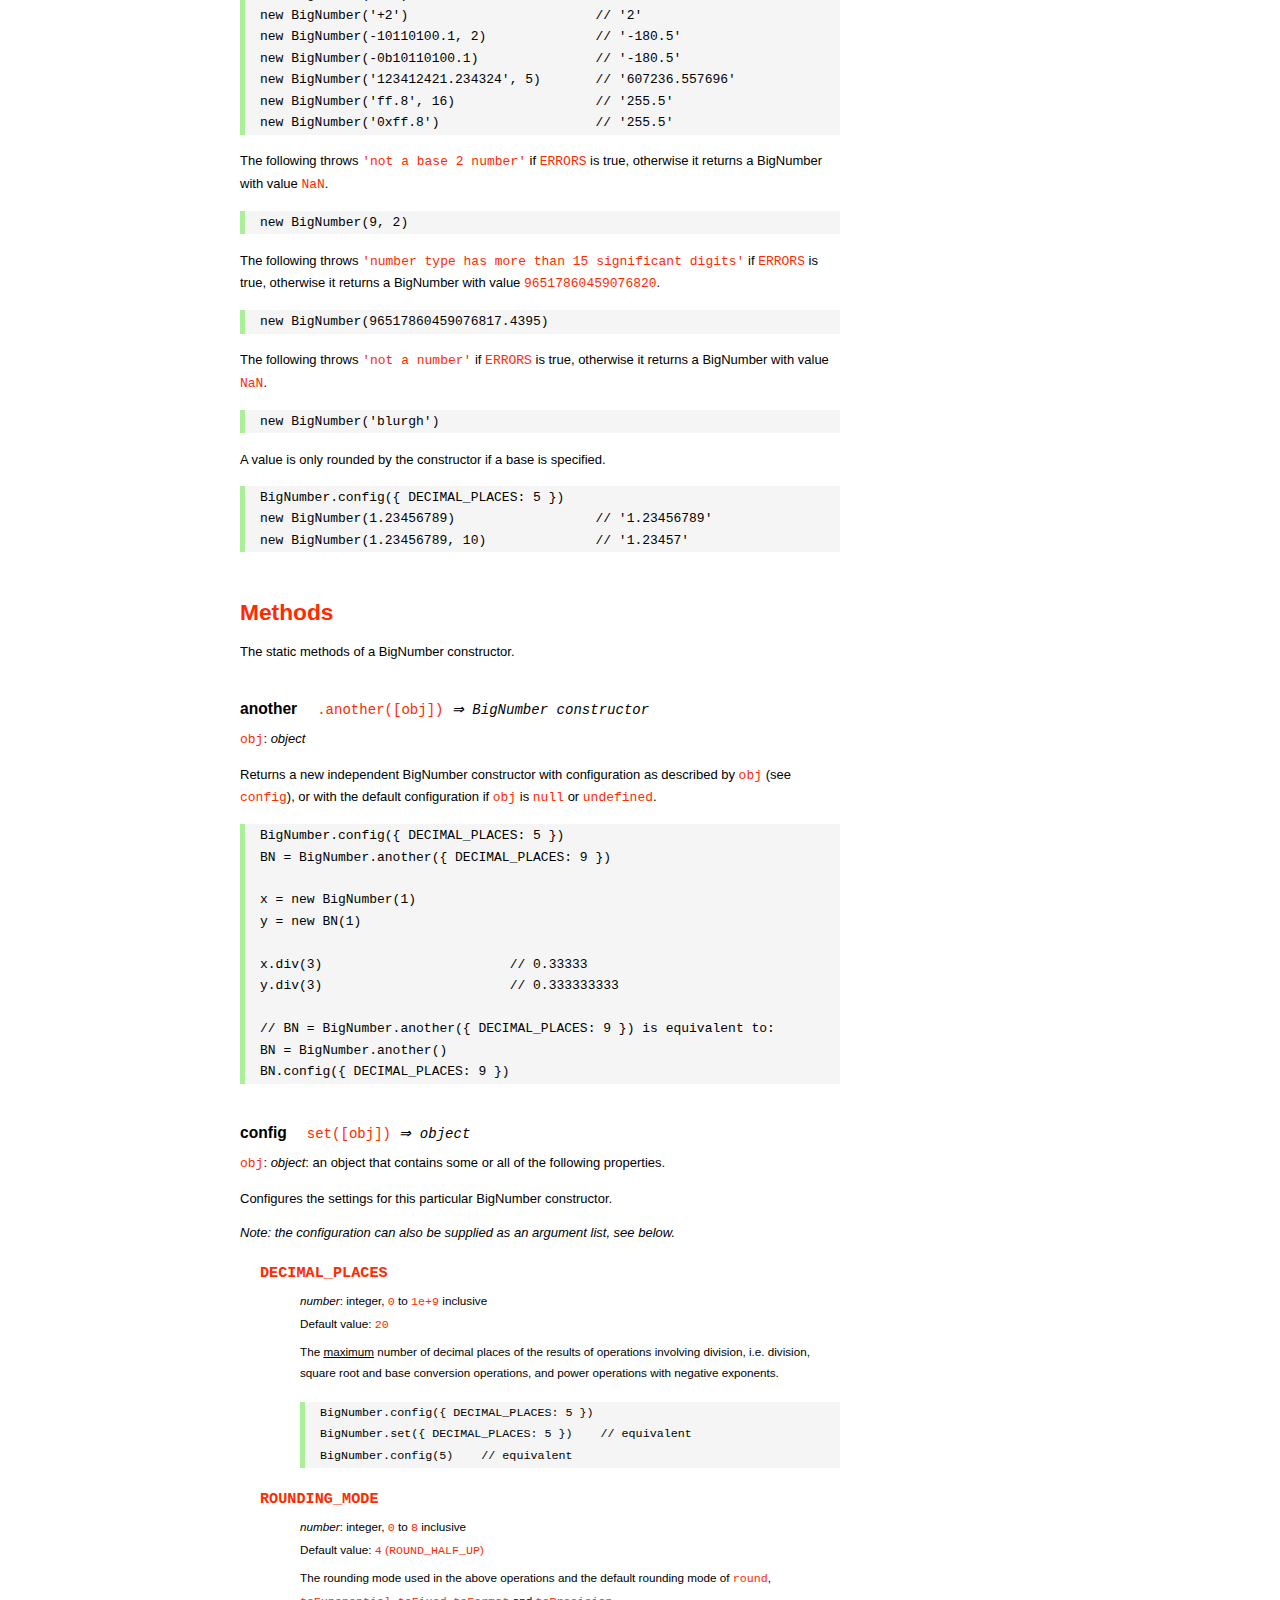
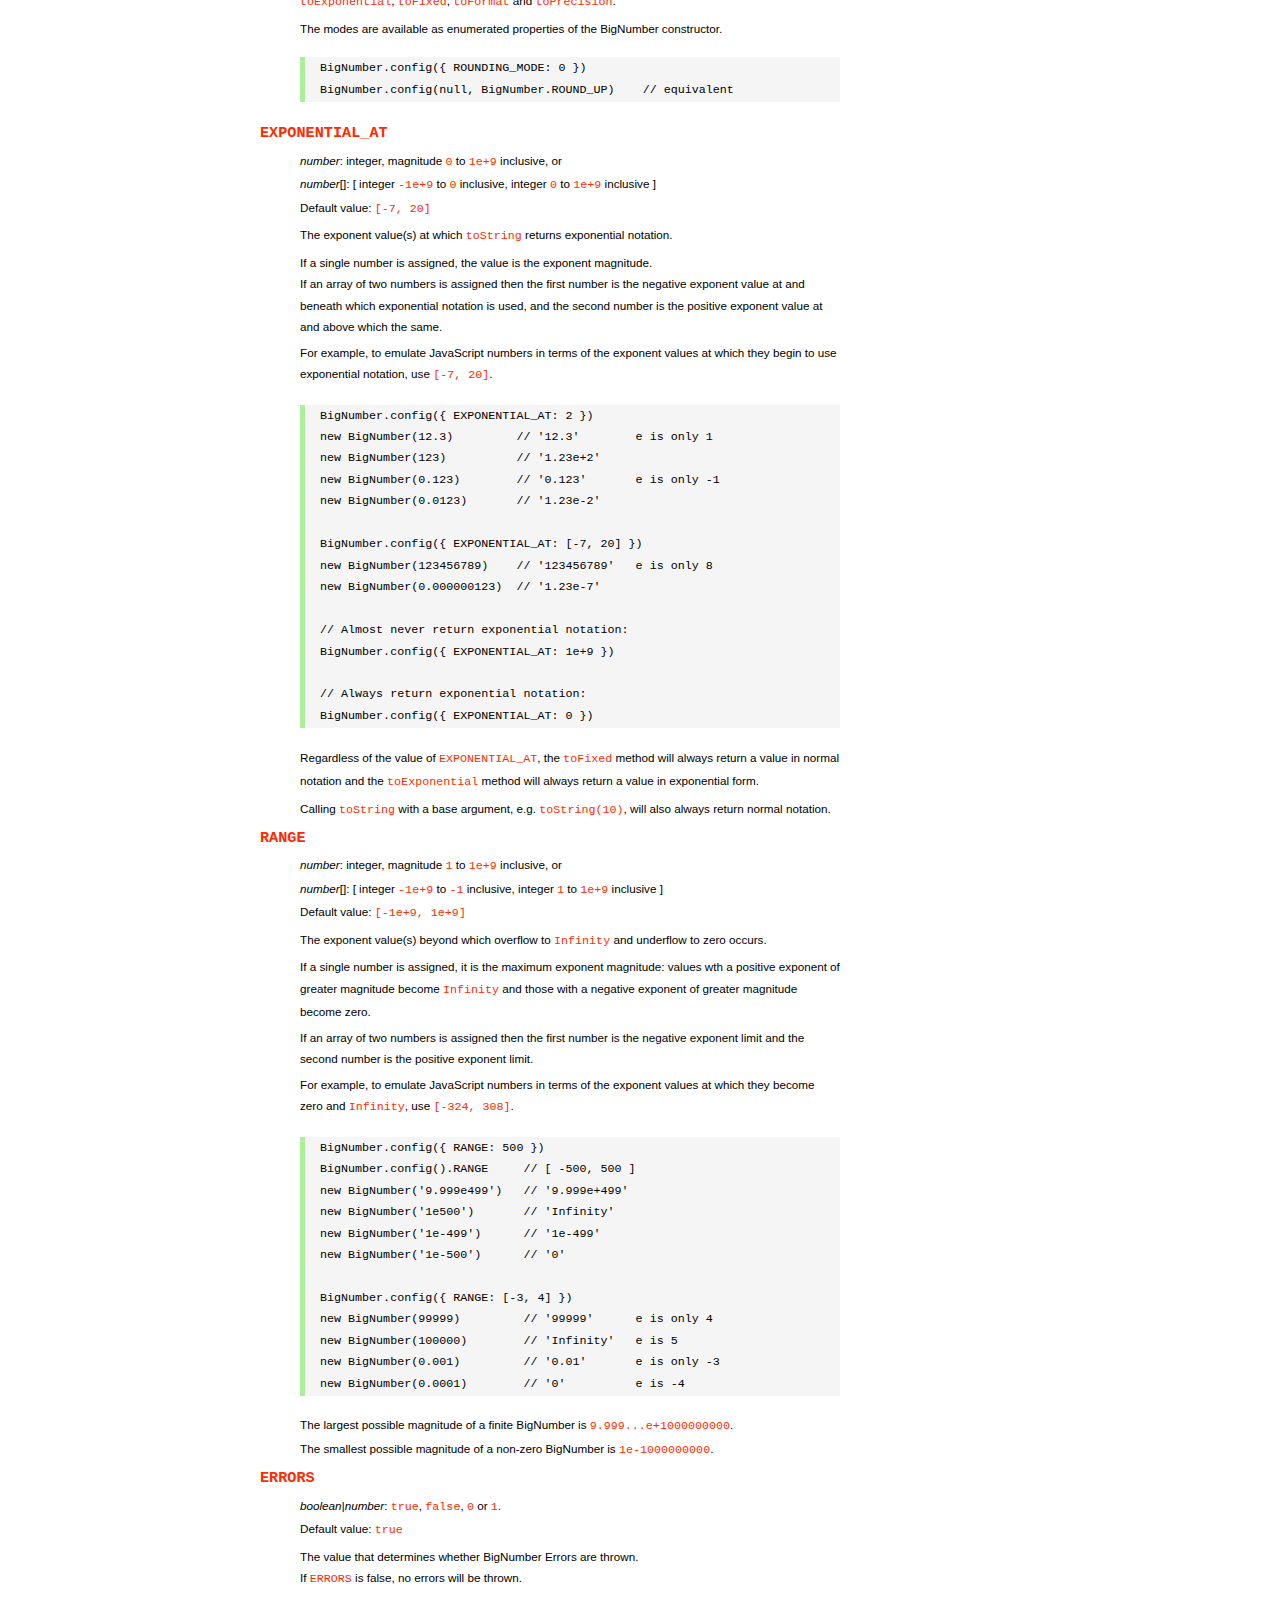
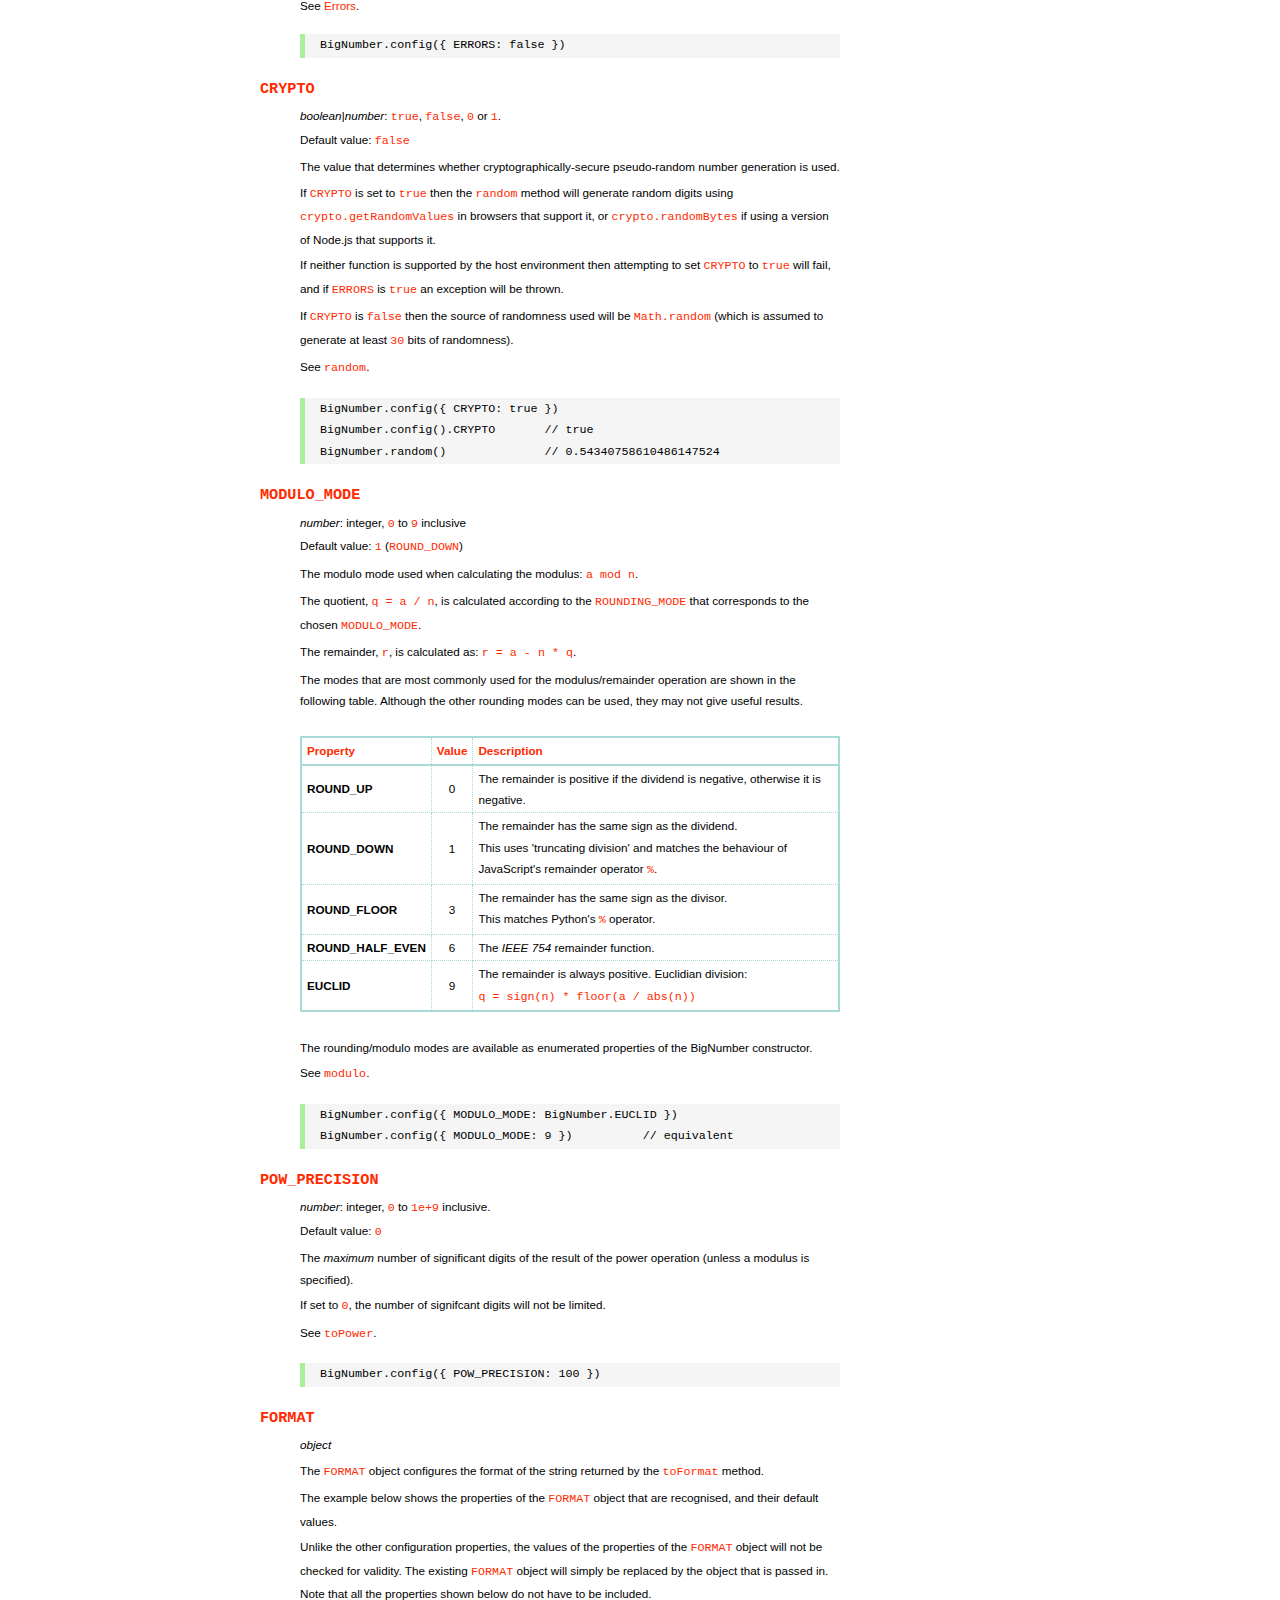
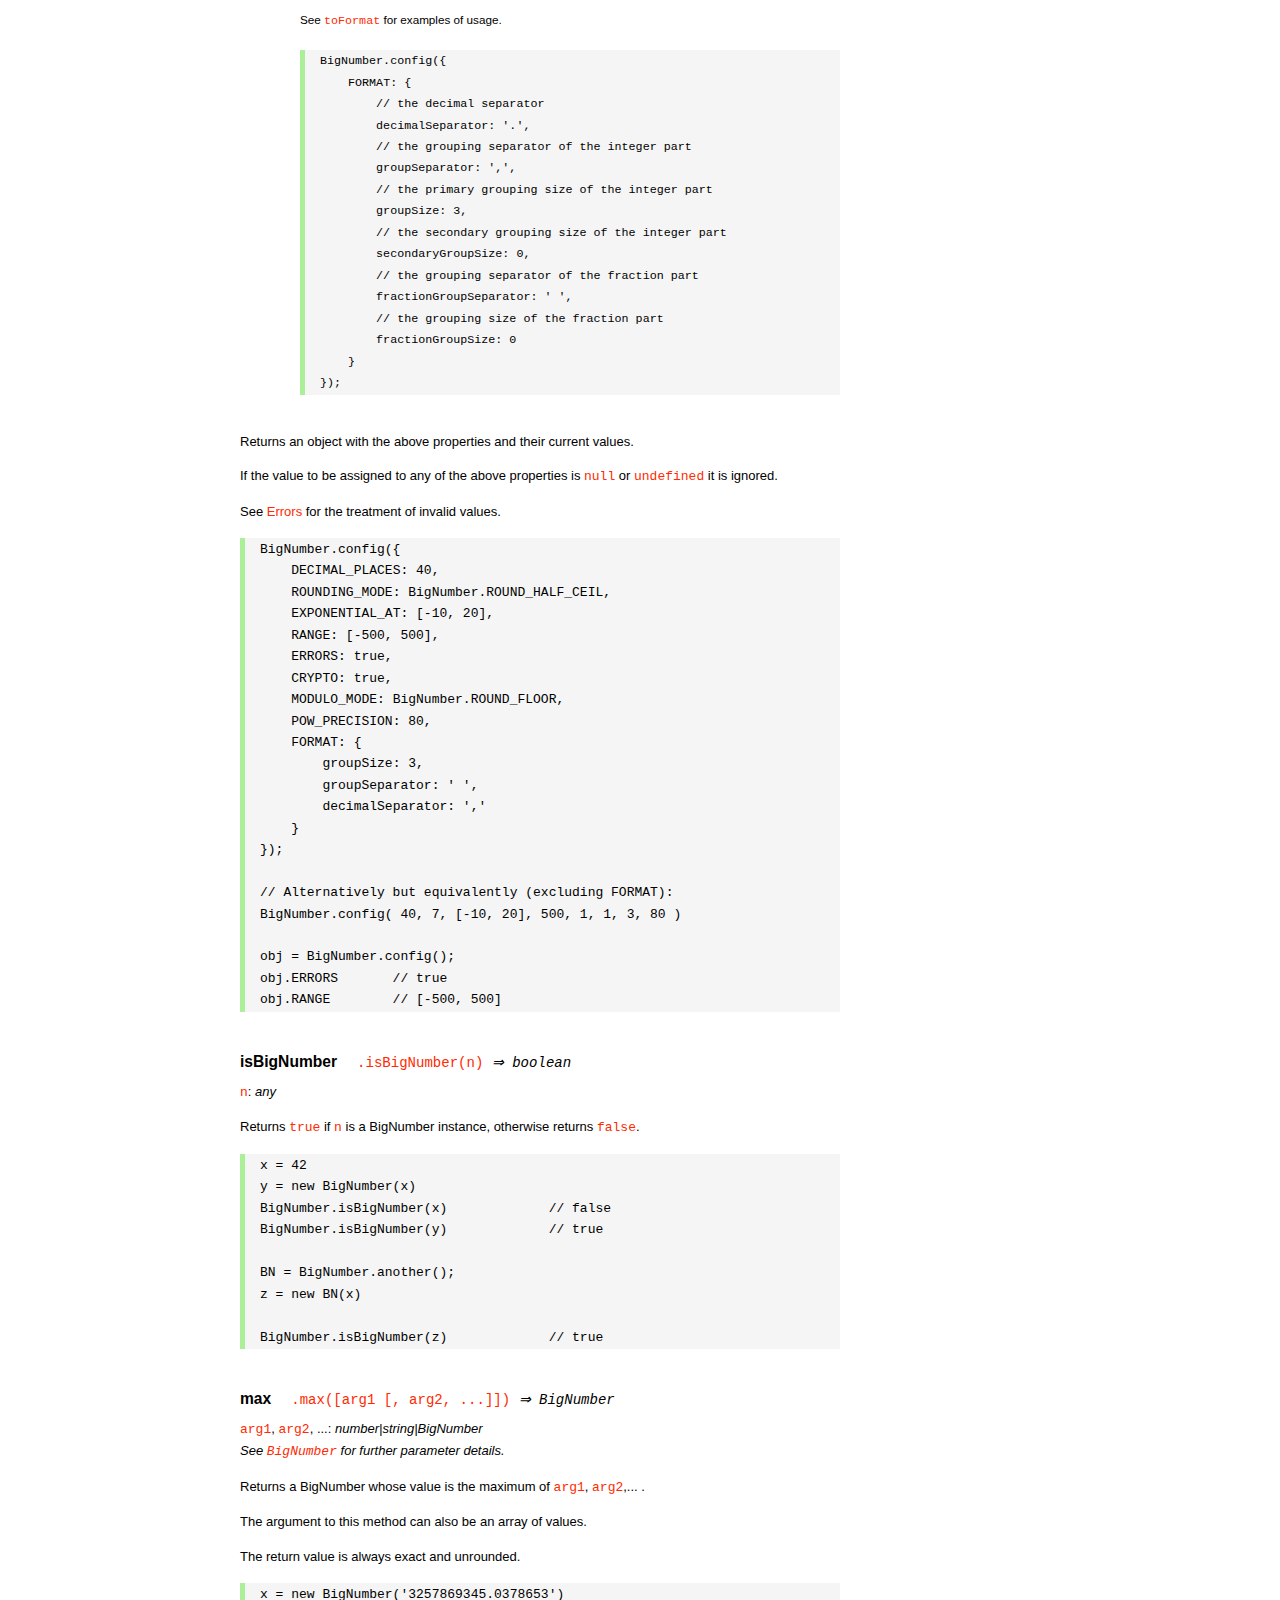
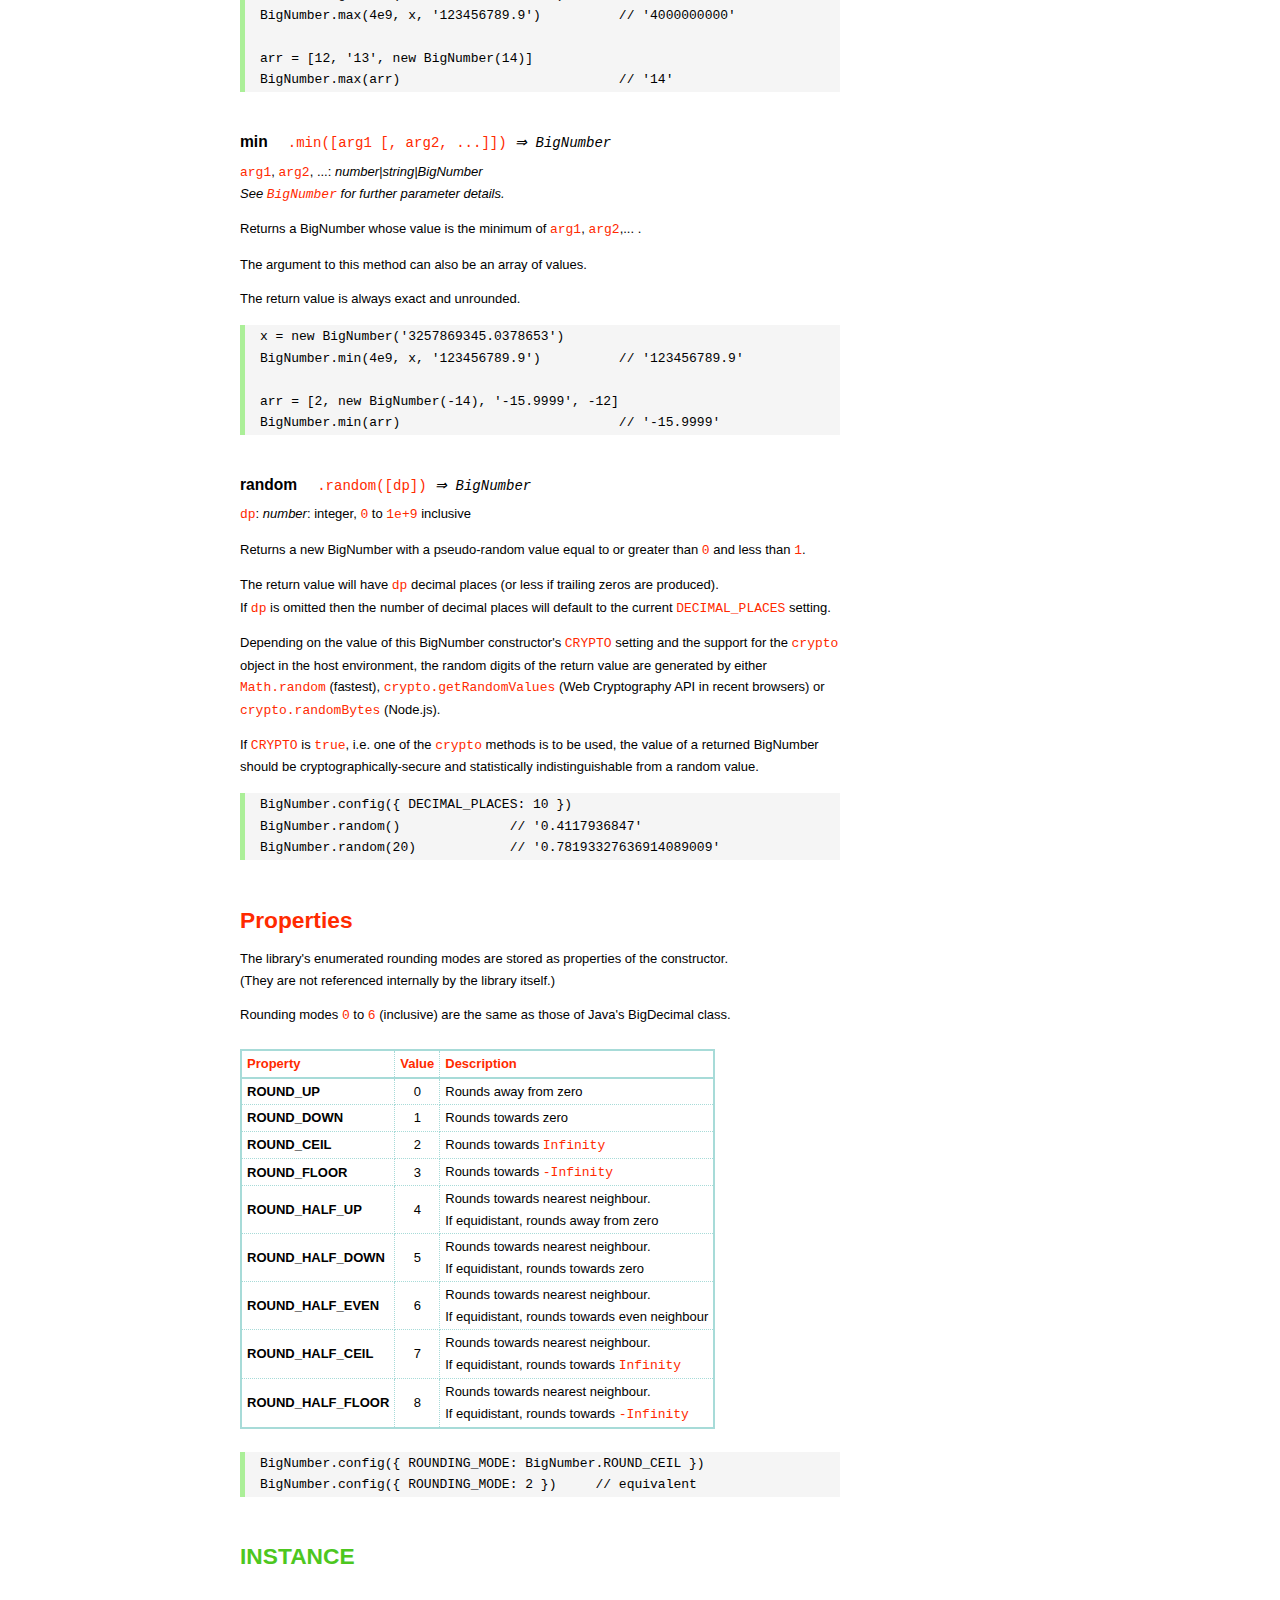
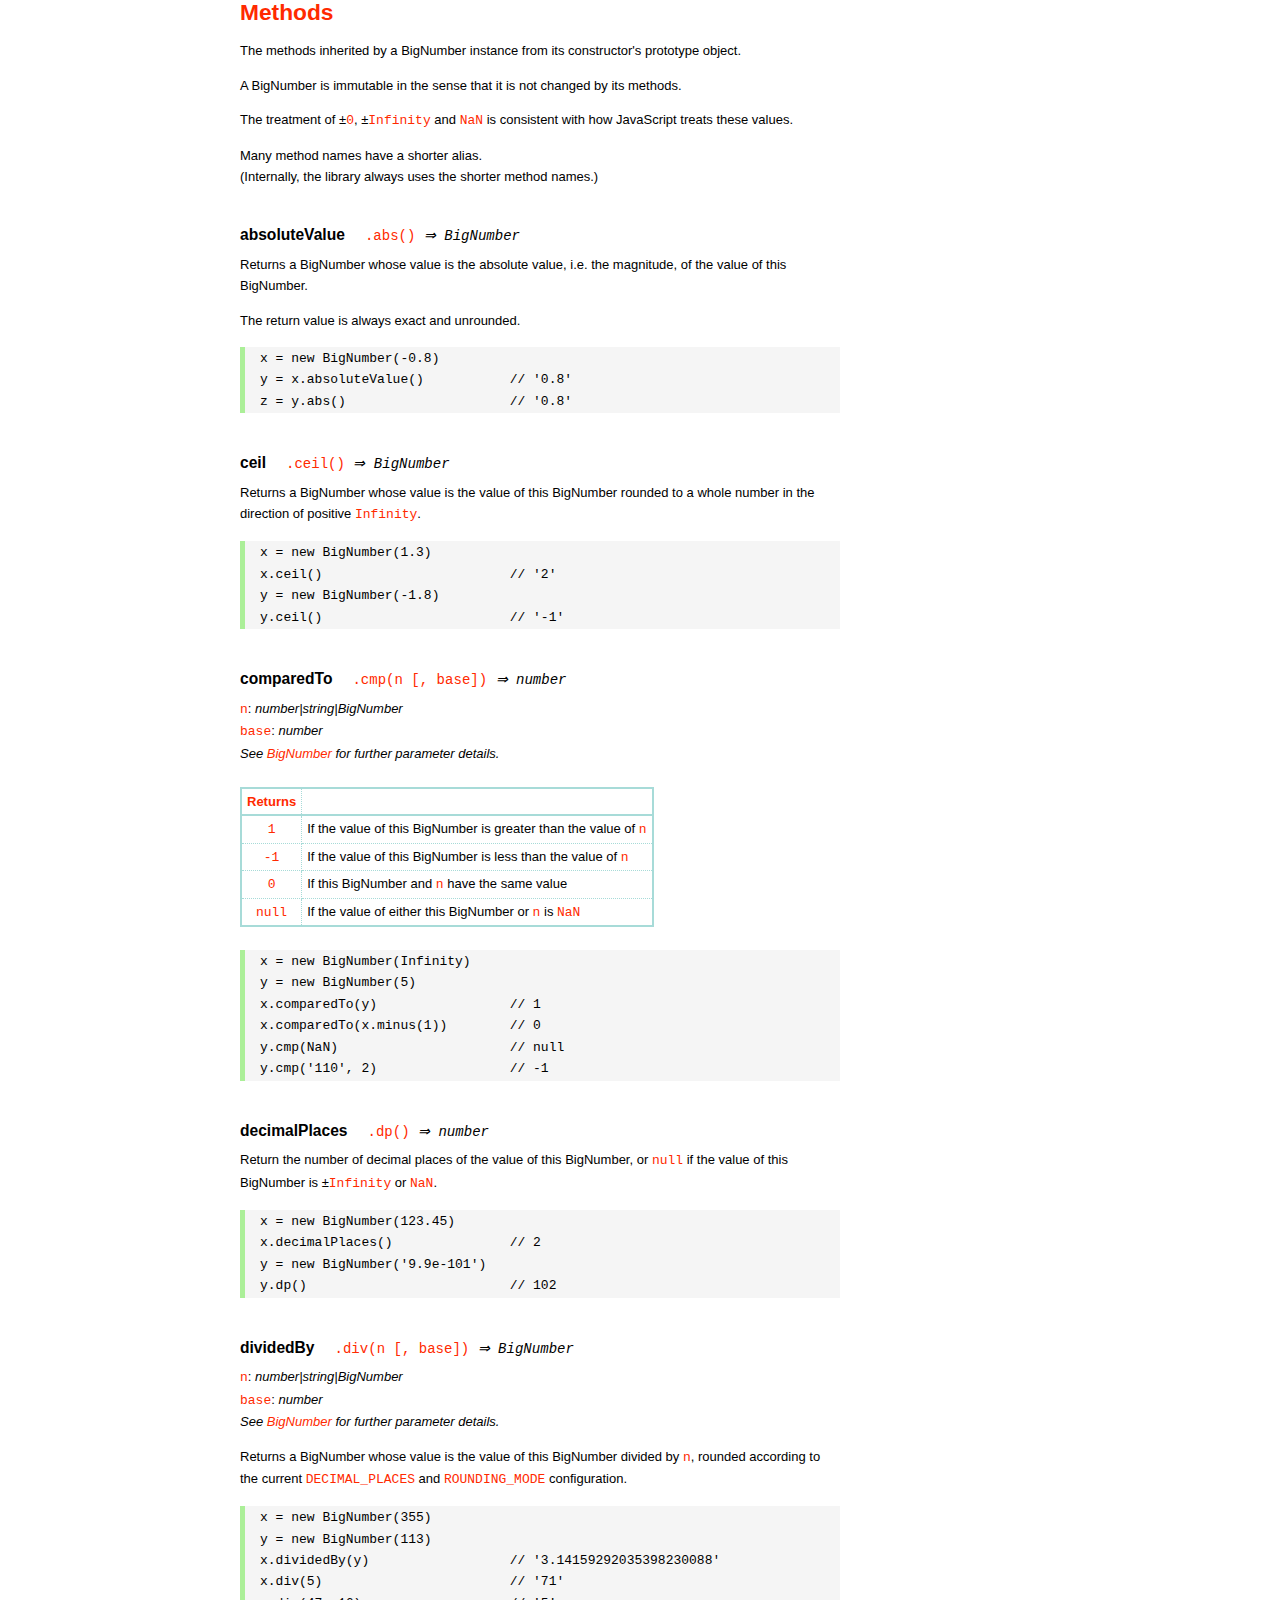
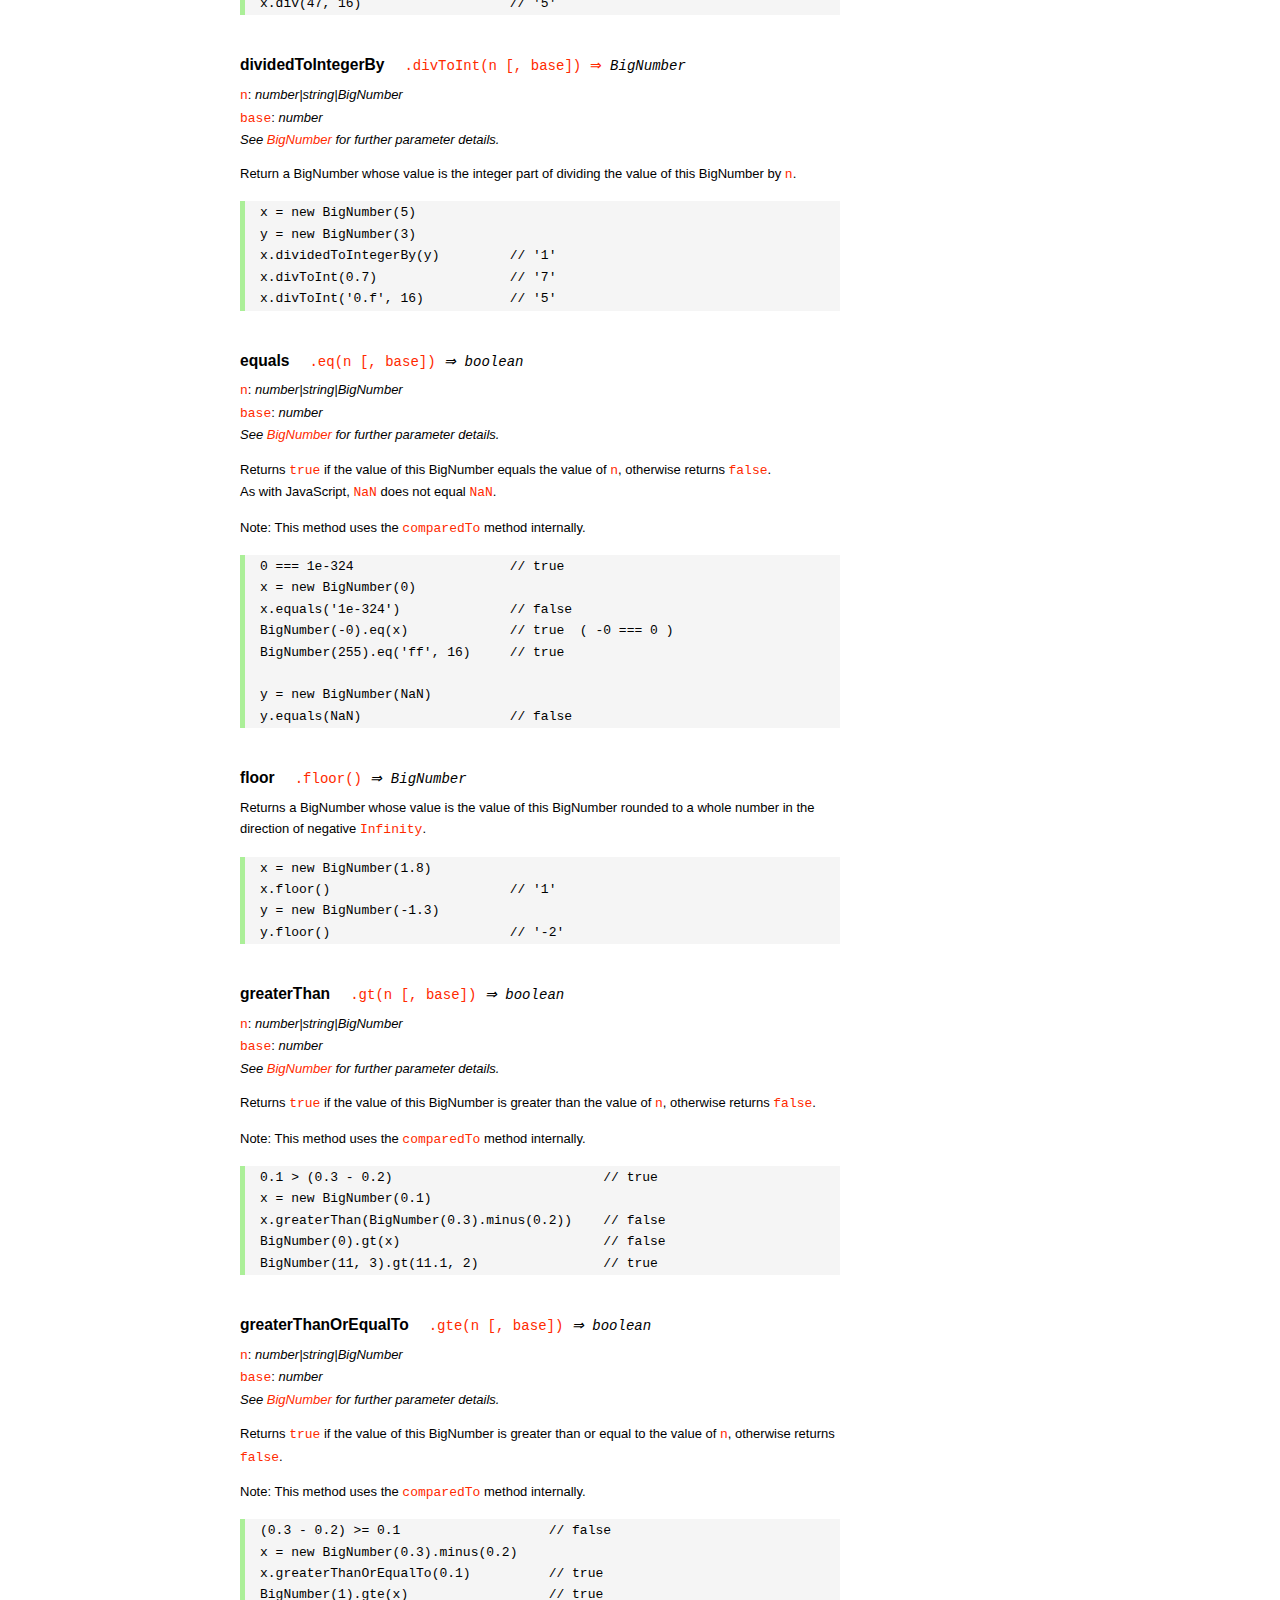
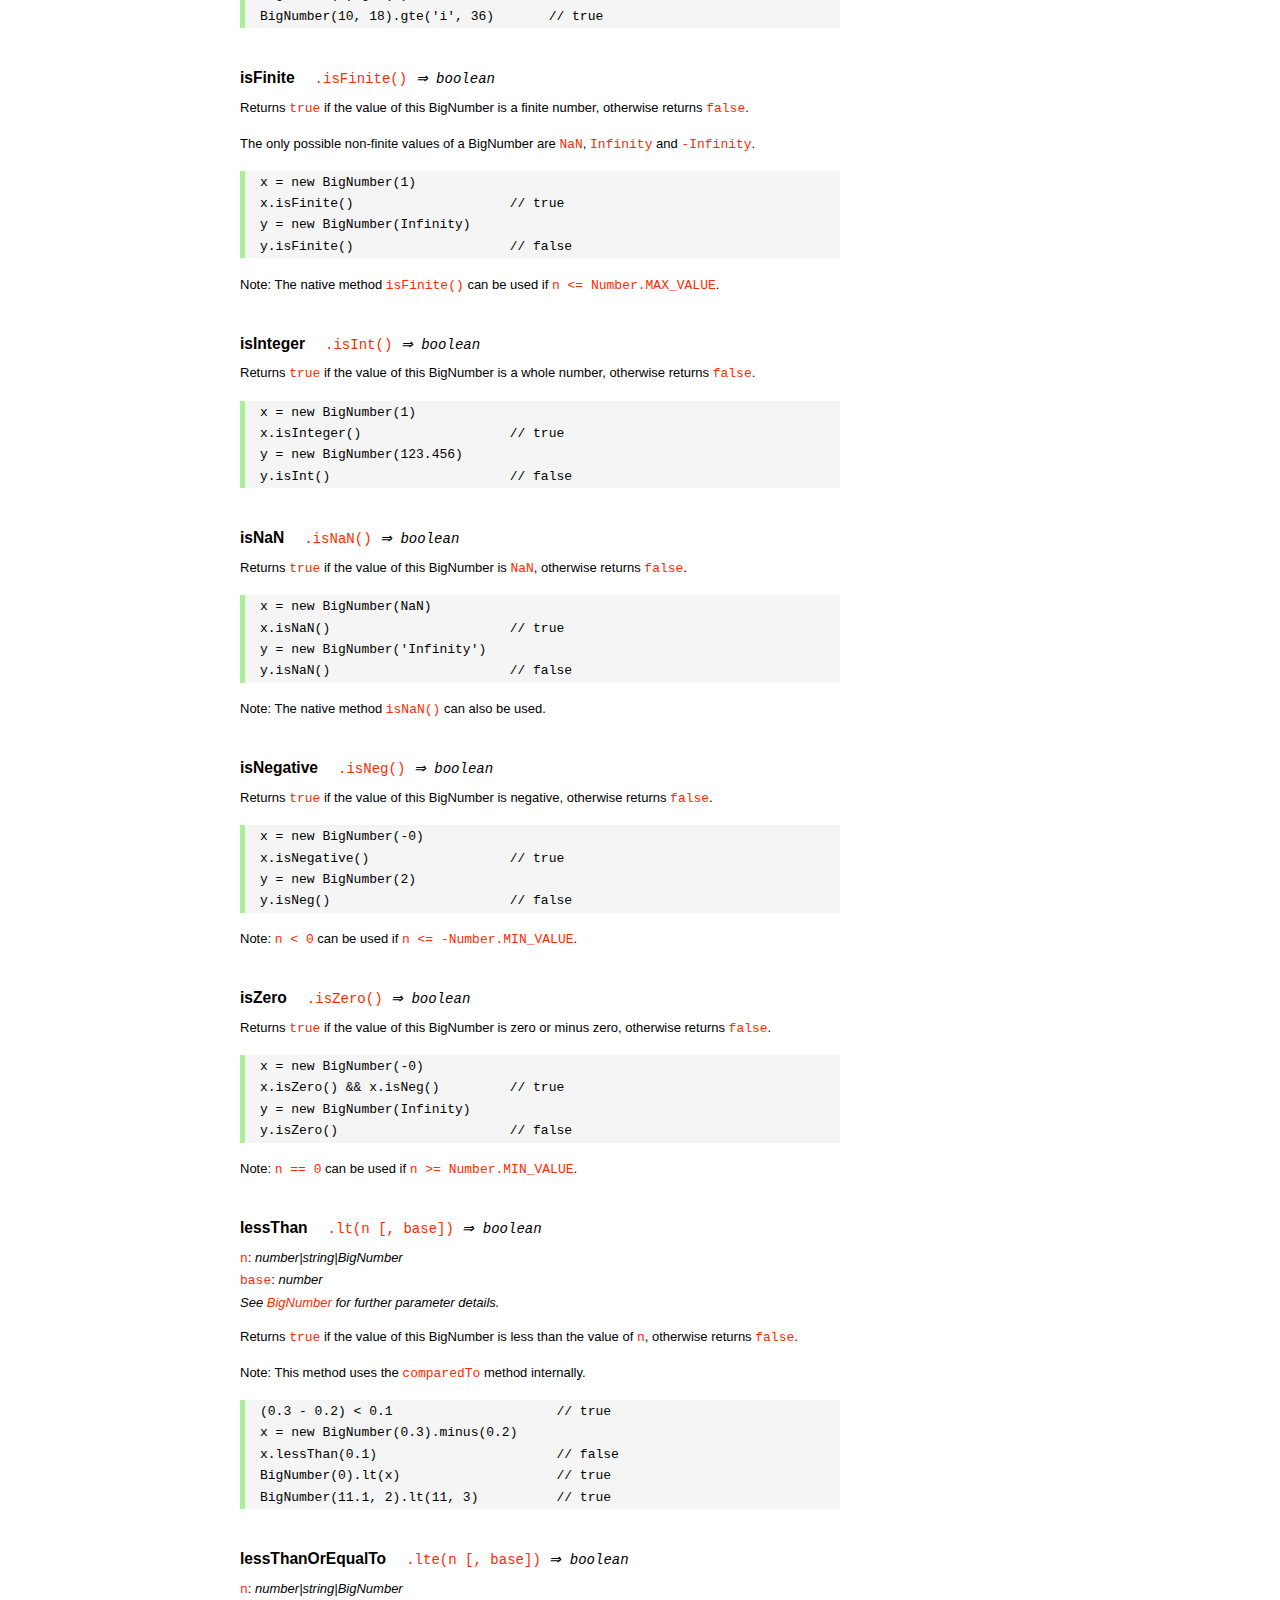
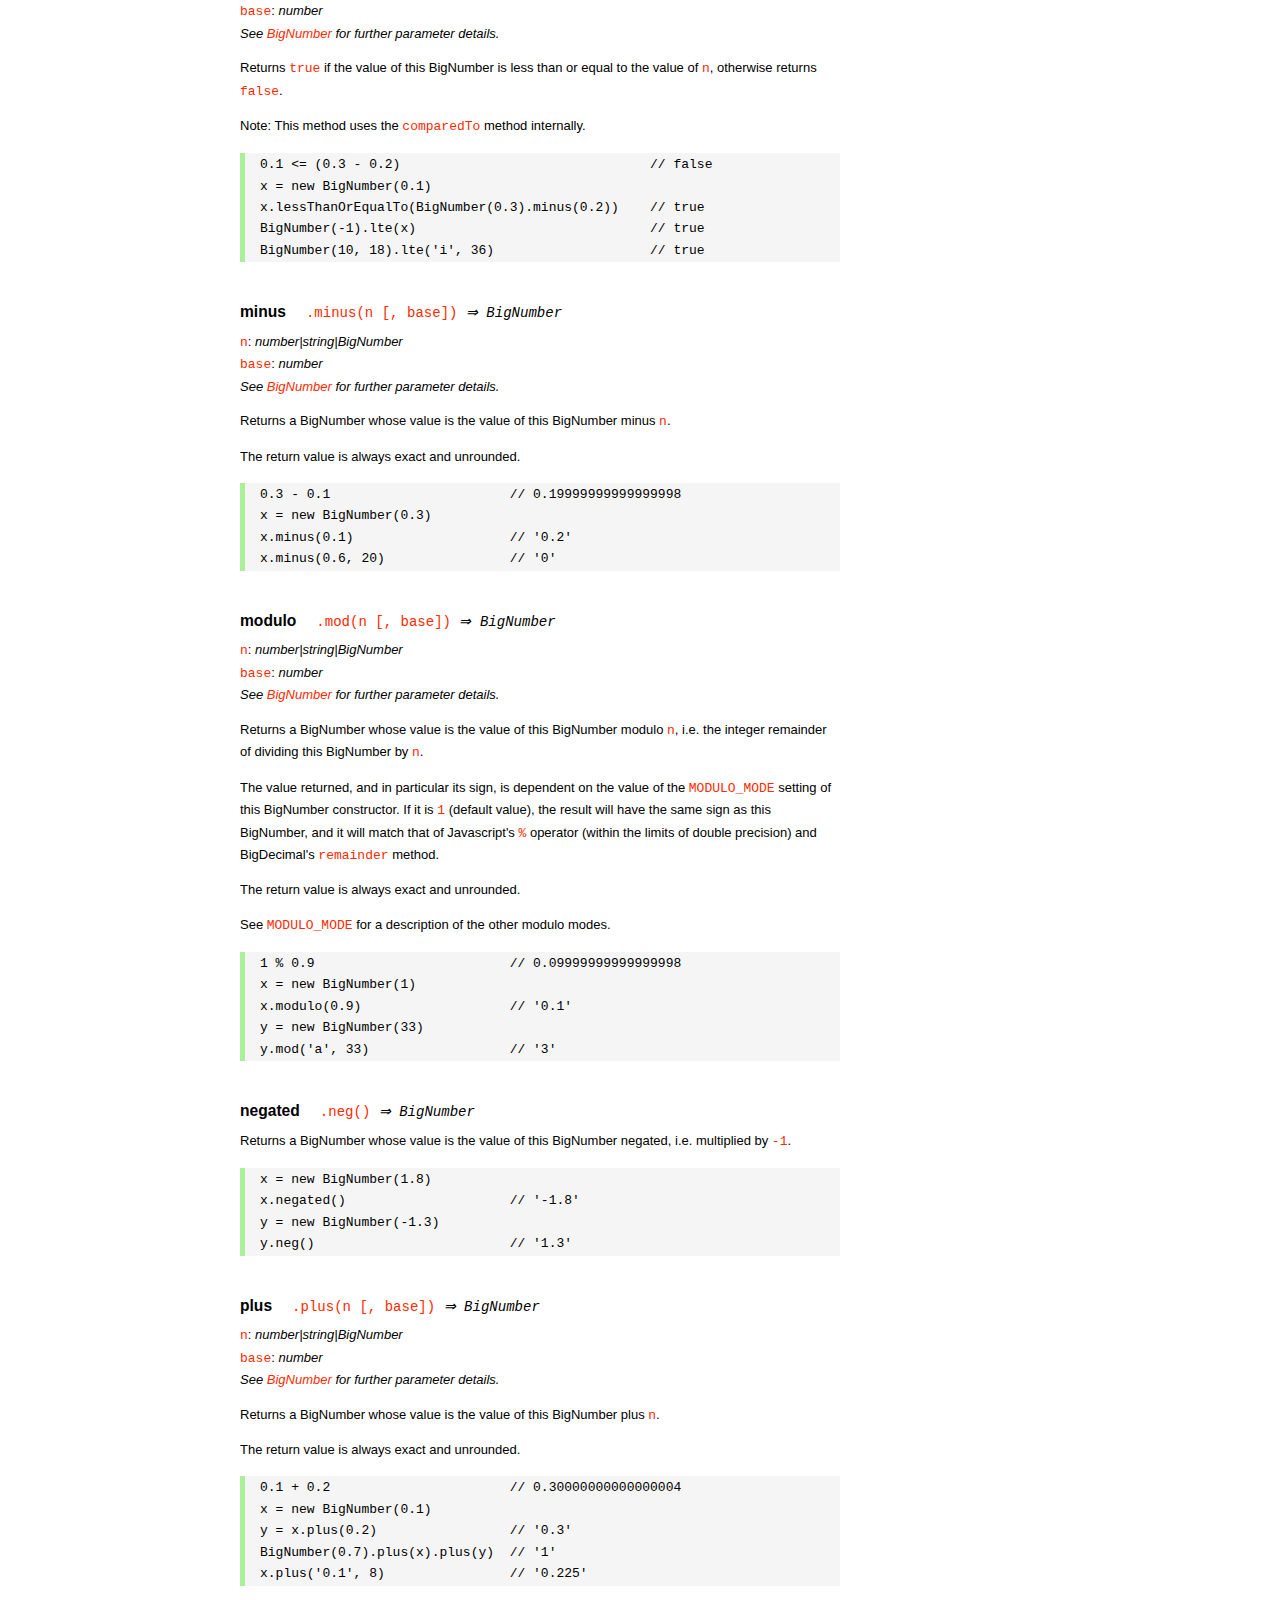
<file: webapp/node_modules/bignumber.js/doc/API.html>
<!DOCTYPE HTML>
<html>
<head>
<meta charset="utf-8">
<meta http-equiv="X-UA-Compatible" content="IE=edge">
<meta name="Author" content="M Mclaughlin">
<title>bignumber.js API</title>
<style>
html{font-size:100%}
body{background:#fff;font-family:"Helvetica Neue",Helvetica,Arial,sans-serif;font-size:13px;
  line-height:1.65em;min-height:100%;margin:0}
body,i{color:#000}
.nav{background:#fff;position:fixed;top:0;bottom:0;left:0;width:200px;overflow-y:auto;
  padding:15px 0 30px 15px}
div.container{width:600px;margin:50px 0 50px 240px}
p{margin:0 0 1em;width:600px}
pre,ul{margin:1em 0}
h1,h2,h3,h4,h5{margin:0;padding:1.5em 0 0}
h1,h2{padding:.75em 0}
!h1{font:400 3em Consolas,monaco,monospace;color:#000;margin-bottom:1em}
h1{font:400 3em Verdana,sans-serif;color:#000;margin-bottom:1em}
h2{font-size:2.25em;color:#ff2a00}
h3{font-size:1.75em;color:#4dc71f}
h4{font-size:1.75em;color:#ff2a00;padding-bottom:.75em}
h5{font-size:1.2em;margin-bottom:.4em}
h6{font-size:1.1em;margin-bottom:0.8em;padding:0.5em 0}
dd{padding-top:.35em}
dt{padding-top:.5em}
b{font-weight:700}
dt b{font-size:1.3em}
a,a:visited{color:#ff2a00;text-decoration:none}
a:active,a:hover{outline:0;text-decoration:underline}
.nav a,.nav b,.nav a:visited{display:block;color:#ff2a00;font-weight:700; margin-top:15px}
.nav b{color:#4dc71f;margin-top:20px;cursor:default;width:auto}
ul{list-style-type:none;padding:0 0 0 20px}
.nav ul{line-height:14px;padding-left:0;margin:5px 0 0}
.nav ul a,.nav ul a:visited,span{display:inline;color:#000;font-family:Verdana,Geneva,sans-serif;
  font-size:11px;font-weight:400;margin:0}
.inset,ul.inset{margin-left:20px}
.inset{font-size:.9em}
.nav li{width:auto;margin:0 0 3px}
.alias{font-style:italic;margin-left:20px}
table{border-collapse:collapse;border-spacing:0;border:2px solid #a7dbd8;margin:1.75em 0;padding:0}
td,th{text-align:left;margin:0;padding:2px 5px;border:1px dotted #a7dbd8}
th{border-top:2px solid #a7dbd8;border-bottom:2px solid #a7dbd8;color:#ff2a00}
code,pre{font-family:Consolas, monaco, monospace;font-weight:400}
pre{background:#f5f5f5;white-space:pre-wrap;word-wrap:break-word;border-left:5px solid #abef98;
  padding:1px 0 1px 15px;margin:1.2em 0}
code,.nav-title{color:#ff2a00}
.end{margin-bottom:25px}
.centre{text-align:center}
.error-table{font-size:13px;width:100%}
#faq{margin:3em 0 0}
li span{float:right;margin-right:10px;color:#c0c0c0}
#js{font:inherit;color:#4dc71f}
</style>
</head>
<body>

  <div class="nav">

    <a class='nav-title' href="#">API</a>

    <b> CONSTRUCTOR </b>
    <ul>
      <li><a href="#bignumber">BigNumber</a></li>
    </ul>

    <a href="#methods">Methods</a>
    <ul>
      <li><a href="#another">another</a></li>
      <li><a href="#config" >config</a></li>
      <li>
        <ul class="inset">
          <li><a href="#decimal-places">DECIMAL_PLACES</a></li>
          <li><a href="#rounding-mode" >ROUNDING_MODE</a></li>
          <li><a href="#exponential-at">EXPONENTIAL_AT</a></li>
          <li><a href="#range"         >RANGE</a></li>
          <li><a href="#errors"        >ERRORS</a></li>
          <li><a href="#crypto"        >CRYPTO</a></li>
          <li><a href="#modulo-mode"   >MODULO_MODE</a></li>
          <li><a href="#pow-precision" >POW_PRECISION</a></li>
          <li><a href="#format"        >FORMAT</a></li>
        </ul>
      </li>
      <li><a href="#is-bignumber">isBigNumber</a></li>
      <li><a href="#max">max</a></li>
      <li><a href="#min">min</a></li>
      <li><a href="#random">random</a></li>
    </ul>

    <a href="#constructor-properties">Properties</a>
    <ul>
      <li><a href="#round-up"        >ROUND_UP</a></li>
      <li><a href="#round-down"      >ROUND_DOWN</a></li>
      <li><a href="#round-ceil"      >ROUND_CEIL</a></li>
      <li><a href="#round-floor"     >ROUND_FLOOR</a></li>
      <li><a href="#round-half-up"   >ROUND_HALF_UP</a></li>
      <li><a href="#round-half-down" >ROUND_HALF_DOWN</a></li>
      <li><a href="#round-half-even" >ROUND_HALF_EVEN</a></li>
      <li><a href="#round-half-ceil" >ROUND_HALF_CEIL</a></li>
      <li><a href="#round-half-floor">ROUND_HALF_FLOOR</a></li>
    </ul>

    <b> INSTANCE </b>

    <a href="#prototype-methods">Methods</a>
    <ul>
      <li><a href="#abs"    >absoluteValue       </a><span>abs</span>     </li>
      <li><a href="#ceil"   >ceil                </a>                     </li>
      <li><a href="#cmp"    >comparedTo          </a><span>cmp</span>     </li>
      <li><a href="#dp"     >decimalPlaces       </a><span>dp</span>      </li>
      <li><a href="#div"    >dividedBy           </a><span>div</span>     </li>
      <li><a href="#divInt" >dividedToIntegerBy  </a><span>divToInt</span></li>
      <li><a href="#eq"     >equals              </a><span>eq</span>      </li>
      <li><a href="#floor"  >floor               </a>                     </li>
      <li><a href="#gt"     >greaterThan         </a><span>gt</span>      </li>
      <li><a href="#gte"    >greaterThanOrEqualTo</a><span>gte</span>     </li>
      <li><a href="#isF"    >isFinite            </a>                     </li>
      <li><a href="#isInt"  >isInteger           </a><span>isInt</span>   </li>
      <li><a href="#isNaN"  >isNaN               </a>                     </li>
      <li><a href="#isNeg"  >isNegative          </a><span>isNeg</span>   </li>
      <li><a href="#isZ"    >isZero              </a>                     </li>
      <li><a href="#lt"     >lessThan            </a><span>lt</span>      </li>
      <li><a href="#lte"    >lessThanOrEqualTo   </a><span>lte</span>     </li>
      <li><a href="#minus"  >minus               </a><span>sub</span>     </li>
      <li><a href="#mod"    >modulo              </a><span>mod</span>     </li>
      <li><a href="#neg"    >negated             </a><span>neg</span>     </li>
      <li><a href="#plus"   >plus                </a><span>add</span>     </li>
      <li><a href="#sd"     >precision           </a><span>sd</span>      </li>
      <li><a href="#round"  >round               </a>                     </li>
      <li><a href="#shift"  >shift               </a>                     </li>
      <li><a href="#sqrt"   >squareRoot          </a><span>sqrt</span>    </li>
      <li><a href="#times"  >times               </a><span>mul</span>     </li>
      <li><a href="#toD"    >toDigits            </a>                     </li>
      <li><a href="#toE"    >toExponential       </a>                     </li>
      <li><a href="#toFix"  >toFixed             </a>                     </li>
      <li><a href="#toFor"  >toFormat            </a>                     </li>
      <li><a href="#toFr"   >toFraction          </a>                     </li>
      <li><a href="#toJSON" >toJSON              </a>                     </li>
      <li><a href="#toN"    >toNumber            </a>                     </li>
      <li><a href="#pow"    >toPower             </a><span>pow</span>     </li>
      <li><a href="#toP"    >toPrecision         </a>                     </li>
      <li><a href="#toS"    >toString            </a>                     </li>
      <li><a href="#trunc"  >truncated           </a><span>trunc</span>   </li>
      <li><a href="#valueOf">valueOf             </a>                     </li>
    </ul>

    <a href="#instance-properties">Properties</a>
    <ul>
      <li><a href="#coefficient">c: coefficient</a></li>
      <li><a href="#exponent"   >e: exponent</a></li>
      <li><a href="#sign"       >s: sign</a></li>
    </ul>

    <a href="#zero-nan-infinity">Zero, NaN &amp; Infinity</a>
    <a href="#Errors">Errors</a>
    <a class='end' href="#faq">FAQ</a>

  </div>

  <div class="container">

    <h1>bignumber<span id='js'>.js</span></h1>

    <p>A JavaScript library for arbitrary-precision arithmetic.</p>
    <p><a href="https://github.com/MikeMcl/bignumber.js">Hosted on GitHub</a>. </p>

    <h2>API</h2>

    <p>
      See the <a href='https://github.com/MikeMcl/bignumber.js'>README</a> on GitHub for a
      quick-start introduction.
    </p>
    <p>
      In all examples below, <code>var</code> and semicolons are not shown, and if a commented-out
      value is in quotes it means <code>toString</code> has been called on the preceding expression.
    </p>


    <h3>CONSTRUCTOR</h3>

    <h5 id="bignumber">
      BigNumber<code class='inset'>BigNumber(value [, base]) <i>&rArr; BigNumber</i></code>
    </h5>
    <dl>
      <dt><code>value</code></dt>
      <dd>
        <i>number|string|BigNumber</i>: see <a href='#range'>RANGE</a> for
        range.
      </dd>
      <dd>
        A numeric value.
      </dd>
      <dd>
        Legitimate values include &plusmn;<code>0</code>, &plusmn;<code>Infinity</code> and
        <code>NaN</code>.
      </dd>
      <dd>
        Values of type <em>number</em> with more than <code>15</code> significant digits are
        considered invalid (if <a href='#errors'><code>ERRORS</code></a> is true) as calling
        <code><a href='#toS'>toString</a></code> or <code><a href='#valueOf'>valueOf</a></code> on
        such numbers may not result in the intended value.
        <pre>console.log( 823456789123456.3 );    // 823456789123456.2</pre>
      </dd>
      <dd>
        There is no limit to the number of digits of a value of type <em>string</em> (other than
        that of JavaScript's maximum array size).
      </dd>
      <dd>
        Decimal string values may be in exponential, as well as normal (fixed-point) notation.
        Non-decimal values must be in normal notation.
      </dd>
      <dd>
        String values in hexadecimal literal form, e.g. <code>'0xff'</code>, are valid, as are
        string values with the octal and binary prefixs <code>'0o'</code> and <code>'0b'</code>.
        String values in octal literal form without the prefix will be interpreted as
        decimals, e.g. <code>'011'</code> is interpreted as 11, not 9.
      </dd>
      <dd>Values in any base may have fraction digits.</dd>
      <dd>
        For bases from <code>10</code> to <code>36</code>, lower and/or upper case letters can be
        used to represent values from <code>10</code> to <code>35</code>.
      </dd>
      <dd>
        For bases above 36, <code>a-z</code> represents values from <code>10</code> to
        <code>35</code>, <code>A-Z</code> from <code>36</code> to <code>61</code>, and
        <code>$</code> and <code>_</code> represent <code>62</code> and <code>63</code> respectively
        <i>(this can be changed by editing the <code>ALPHABET</code> variable near the top of the
        source file)</i>.
      </dd>
    </dl>
    <dl>
      <dt><code>base</code></dt>
      <dd>
        <i>number</i>: integer, <code>2</code> to <code>64</code> inclusive
      </dd>
      <dd>The base of <code>value</code>.</dd>
      <dd>
        If <code>base</code> is omitted, or is <code>null</code> or <code>undefined</code>, base
        <code>10</code> is assumed.
      </dd>
    </dl>
    <br />
    <p>Returns a new instance of a BigNumber object.</p>
    <p>
      If a base is specified, the value is rounded according to
      the current <a href='#decimal-places'><code>DECIMAL_PLACES</code></a> and
      <a href='#rounding-mode'><code>ROUNDING_MODE</code></a> configuration.
    </p>
    <p>
      See <a href='#Errors'>Errors</a> for the treatment of an invalid <code>value</code> or
      <code>base</code>.
    </p>
    <pre>
x = new BigNumber(9)                       // '9'
y = new BigNumber(x)                       // '9'

// 'new' is optional if ERRORS is false
BigNumber(435.345)                         // '435.345'

new BigNumber('5032485723458348569331745.33434346346912144534543')
new BigNumber('4.321e+4')                  // '43210'
new BigNumber('-735.0918e-430')            // '-7.350918e-428'
new BigNumber(Infinity)                    // 'Infinity'
new BigNumber(NaN)                         // 'NaN'
new BigNumber('.5')                        // '0.5'
new BigNumber('+2')                        // '2'
new BigNumber(-10110100.1, 2)              // '-180.5'
new BigNumber(-0b10110100.1)               // '-180.5'
new BigNumber('123412421.234324', 5)       // '607236.557696'
new BigNumber('ff.8', 16)                  // '255.5'
new BigNumber('0xff.8')                    // '255.5'</pre>
    <p>
      The following throws <code>'not a base 2 number'</code> if
      <a href='#errors'><code>ERRORS</code></a> is true, otherwise it returns a BigNumber with value
      <code>NaN</code>.
    </p>
    <pre>new BigNumber(9, 2)</pre>
    <p>
      The following throws <code>'number type has more than 15 significant digits'</code> if
      <a href='#errors'><code>ERRORS</code></a> is true, otherwise it returns a BigNumber with value
      <code>96517860459076820</code>.
    </p>
    <pre>new BigNumber(96517860459076817.4395)</pre>
    <p>
      The following throws <code>'not a number'</code> if <a href='#errors'><code>ERRORS</code></a>
      is true, otherwise it returns a BigNumber with value <code>NaN</code>.
    </p>
    <pre>new BigNumber('blurgh')</pre>
    <p>
      A value is only rounded by the constructor if a base is specified.
    </p>
    <pre>BigNumber.config({ DECIMAL_PLACES: 5 })
new BigNumber(1.23456789)                  // '1.23456789'
new BigNumber(1.23456789, 10)              // '1.23457'</pre>



    <h4 id="methods">Methods</h4>
     <p>The static methods of a BigNumber constructor.</p>




    <h5 id="another">
       another<code class='inset'>.another([obj]) <i>&rArr; BigNumber constructor</i></code>
    </h5>
    <p><code>obj</code>: <i>object</i></p>
    <p>
      Returns a new independent BigNumber constructor with configuration as described by
      <code>obj</code> (see <a href='#config'><code>config</code></a>), or with the default
      configuration if <code>obj</code> is <code>null</code> or <code>undefined</code>.
    </p>
    <pre>BigNumber.config({ DECIMAL_PLACES: 5 })
BN = BigNumber.another({ DECIMAL_PLACES: 9 })

x = new BigNumber(1)
y = new BN(1)

x.div(3)                        // 0.33333
y.div(3)                        // 0.333333333

// BN = BigNumber.another({ DECIMAL_PLACES: 9 }) is equivalent to:
BN = BigNumber.another()
BN.config({ DECIMAL_PLACES: 9 })</pre>



    <h5 id="config">config<code class='inset'>set([obj]) <i>&rArr; object</i></code></h5>
    <p>
      <code>obj</code>: <i>object</i>: an object that contains some or all of the following
      properties.
    </p>
    <p>Configures the settings for this particular BigNumber constructor.</p>
    <p><i>Note: the configuration can also be supplied as an argument list, see below.</i></p>
    <dl class='inset'>
      <dt id="decimal-places"><code><b>DECIMAL_PLACES</b></code></dt>
      <dd>
        <i>number</i>: integer, <code>0</code> to <code>1e+9</code> inclusive<br />
        Default value: <code>20</code>
      </dd>
      <dd>
        The <u>maximum</u> number of decimal places of the results of operations involving
        division, i.e. division, square root and base conversion operations, and power
        operations with negative exponents.<br />
      </dd>
      <dd>
      <pre>BigNumber.config({ DECIMAL_PLACES: 5 })
BigNumber.set({ DECIMAL_PLACES: 5 })    // equivalent
BigNumber.config(5)    // equivalent</pre>
      </dd>



      <dt id="rounding-mode"><code><b>ROUNDING_MODE</b></code></dt>
      <dd>
        <i>number</i>: integer, <code>0</code> to <code>8</code> inclusive<br />
        Default value: <code>4</code> <a href="#round-half-up">(<code>ROUND_HALF_UP</code>)</a>
      </dd>
      <dd>
        The rounding mode used in the above operations and the default rounding mode of
        <a href='#round'><code>round</code></a>,
        <a href='#toE'><code>toExponential</code></a>,
        <a href='#toFix'><code>toFixed</code></a>,
        <a href='#toFor'><code>toFormat</code></a> and
        <a href='#toP'><code>toPrecision</code></a>.
      </dd>
      <dd>The modes are available as enumerated properties of the BigNumber constructor.</dd>
       <dd>
      <pre>BigNumber.config({ ROUNDING_MODE: 0 })
BigNumber.config(null, BigNumber.ROUND_UP)    // equivalent</pre>
        </dd>



      <dt id="exponential-at"><code><b>EXPONENTIAL_AT</b></code></dt>
      <dd>
        <i>number</i>: integer, magnitude <code>0</code> to <code>1e+9</code> inclusive, or
        <br />
        <i>number</i>[]: [ integer <code>-1e+9</code> to <code>0</code> inclusive, integer
        <code>0</code> to <code>1e+9</code> inclusive ]<br />
        Default value: <code>[-7, 20]</code>
      </dd>
      <dd>
        The exponent value(s) at which <code>toString</code> returns exponential notation.
      </dd>
      <dd>
        If a single number is assigned, the value is the exponent magnitude.<br />
        If an array of two numbers is assigned then the first number is the negative exponent
        value at and beneath which exponential notation is used, and the second number is the
        positive exponent value at and above which the same.
      </dd>
      <dd>
        For example, to emulate JavaScript numbers in terms of the exponent values at which they
        begin to use exponential notation, use <code>[-7, 20]</code>.
      </dd>
      <dd>
      <pre>BigNumber.config({ EXPONENTIAL_AT: 2 })
new BigNumber(12.3)         // '12.3'        e is only 1
new BigNumber(123)          // '1.23e+2'
new BigNumber(0.123)        // '0.123'       e is only -1
new BigNumber(0.0123)       // '1.23e-2'

BigNumber.config({ EXPONENTIAL_AT: [-7, 20] })
new BigNumber(123456789)    // '123456789'   e is only 8
new BigNumber(0.000000123)  // '1.23e-7'

// Almost never return exponential notation:
BigNumber.config({ EXPONENTIAL_AT: 1e+9 })

// Always return exponential notation:
BigNumber.config({ EXPONENTIAL_AT: 0 })</pre>
      </dd>
      <dd>
        Regardless of the value of <code>EXPONENTIAL_AT</code>, the <code>toFixed</code> method
        will always return a value in normal notation and the <code>toExponential</code> method
        will always return a value in exponential form.
      </dd>
      <dd>
        Calling <code>toString</code> with a base argument, e.g. <code>toString(10)</code>, will
        also always return normal notation.
      </dd>



      <dt id="range"><code><b>RANGE</b></code></dt>
      <dd>
        <i>number</i>: integer, magnitude <code>1</code> to <code>1e+9</code> inclusive, or
        <br />
        <i>number</i>[]: [ integer <code>-1e+9</code> to <code>-1</code> inclusive, integer
        <code>1</code> to <code>1e+9</code> inclusive ]<br />
        Default value: <code>[-1e+9, 1e+9]</code>
      </dd>
      <dd>
        The exponent value(s) beyond which overflow to <code>Infinity</code> and underflow to
        zero occurs.
      </dd>
      <dd>
        If a single number is assigned, it is the maximum exponent magnitude: values wth a
        positive exponent of greater magnitude become <code>Infinity</code> and those with a
        negative exponent of greater magnitude become zero.
      <dd>
        If an array of two numbers is assigned then the first number is the negative exponent
        limit and the second number is the positive exponent limit.
      </dd>
      <dd>
        For example, to emulate JavaScript numbers in terms of the exponent values at which they
        become zero and <code>Infinity</code>, use <code>[-324, 308]</code>.
      </dd>
      <dd>
      <pre>BigNumber.config({ RANGE: 500 })
BigNumber.config().RANGE     // [ -500, 500 ]
new BigNumber('9.999e499')   // '9.999e+499'
new BigNumber('1e500')       // 'Infinity'
new BigNumber('1e-499')      // '1e-499'
new BigNumber('1e-500')      // '0'

BigNumber.config({ RANGE: [-3, 4] })
new BigNumber(99999)         // '99999'      e is only 4
new BigNumber(100000)        // 'Infinity'   e is 5
new BigNumber(0.001)         // '0.01'       e is only -3
new BigNumber(0.0001)        // '0'          e is -4</pre>
      </dd>
      <dd>
        The largest possible magnitude of a finite BigNumber is
        <code>9.999...e+1000000000</code>.<br />
        The smallest possible magnitude of a non-zero BigNumber is <code>1e-1000000000</code>.
      </dd>



      <dt id="errors"><code><b>ERRORS</b></code></dt>
      <dd>
        <i>boolean|number</i>: <code>true</code>, <code>false</code>, <code>0</code> or
        <code>1</code>.<br />
        Default value: <code>true</code>
      </dd>
      <dd>
        The value that determines whether BigNumber Errors are thrown.<br />
        If <code>ERRORS</code> is false, no errors will be thrown.
      </dd>
      <dd>See <a href='#Errors'>Errors</a>.</dd>
      <dd><pre>BigNumber.config({ ERRORS: false })</pre></dd>



      <dt id="crypto"><code><b>CRYPTO</b></code></dt>
      <dd>
        <i>boolean|number</i>: <code>true</code>, <code>false</code>, <code>0</code> or
        <code>1</code>.<br />
        Default value: <code>false</code>
      </dd>
      <dd>
        The value that determines whether cryptographically-secure pseudo-random number
        generation is used.
      </dd>
      <dd>
        If <code>CRYPTO</code> is set to <code>true</code> then the
        <a href='#random'><code>random</code></a> method will generate random digits using
        <code>crypto.getRandomValues</code> in browsers that support it, or
        <code>crypto.randomBytes</code> if using a version of Node.js that supports it.
      </dd>
      <dd>
        If neither function is supported by the host environment then attempting to set
        <code>CRYPTO</code> to <code>true</code> will fail, and if <code>ERRORS</code>
        is <code>true</code> an exception will be thrown.
      </dd>
      <dd>
        If <code>CRYPTO</code> is <code>false</code> then the source of randomness used will be
        <code>Math.random</code> (which is assumed to generate at least <code>30</code> bits of
        randomness).
      </dd>
      <dd>See <a href='#random'><code>random</code></a>.</dd>
      <dd>
      <pre>BigNumber.config({ CRYPTO: true })
BigNumber.config().CRYPTO       // true
BigNumber.random()              // 0.54340758610486147524</pre>
      </dd>



      <dt id="modulo-mode"><code><b>MODULO_MODE</b></code></dt>
      <dd>
        <i>number</i>: integer, <code>0</code> to <code>9</code> inclusive<br />
        Default value: <code>1</code> (<a href="#round-down"><code>ROUND_DOWN</code></a>)
      </dd>
      <dd>The modulo mode used when calculating the modulus: <code>a mod n</code>.</dd>
      <dd>
        The quotient, <code>q = a / n</code>, is calculated according to the
        <a href='#rounding-mode'><code>ROUNDING_MODE</code></a> that corresponds to the chosen
        <code>MODULO_MODE</code>.
      </dd>
      <dd>The remainder, <code>r</code>, is calculated as: <code>r = a - n * q</code>.</dd>
      <dd>
        The modes that are most commonly used for the modulus/remainder operation are shown in
        the following table. Although the other rounding modes can be used, they may not give
        useful results.
      </dd>
      <dd>
        <table>
          <tr><th>Property</th><th>Value</th><th>Description</th></tr>
          <tr>
            <td><b>ROUND_UP</b></td><td class='centre'>0</td>
            <td>
              The remainder is positive if the dividend is negative, otherwise it is negative.
            </td>
          </tr>
          <tr>
            <td><b>ROUND_DOWN</b></td><td class='centre'>1</td>
            <td>
              The remainder has the same sign as the dividend.<br />
              This uses 'truncating division' and matches the behaviour of JavaScript's
              remainder operator <code>%</code>.
            </td>
          </tr>
          <tr>
            <td><b>ROUND_FLOOR</b></td><td class='centre'>3</td>
            <td>
              The remainder has the same sign as the divisor.<br />
              This matches Python's <code>%</code> operator.
            </td>
          </tr>
          <tr>
            <td><b>ROUND_HALF_EVEN</b></td><td class='centre'>6</td>
            <td>The <i>IEEE 754</i> remainder function.</td>
          </tr>
           <tr>
             <td><b>EUCLID</b></td><td class='centre'>9</td>
             <td>
               The remainder is always positive. Euclidian division: <br />
               <code>q = sign(n) * floor(a / abs(n))</code>
             </td>
           </tr>
        </table>
      </dd>
      <dd>
        The rounding/modulo modes are available as enumerated properties of the BigNumber
        constructor.
      </dd>
      <dd>See <a href='#mod'><code>modulo</code></a>.</dd>
      <dd>
        <pre>BigNumber.config({ MODULO_MODE: BigNumber.EUCLID })
BigNumber.config({ MODULO_MODE: 9 })          // equivalent</pre>
      </dd>



      <dt id="pow-precision"><code><b>POW_PRECISION</b></code></dt>
      <dd>
        <i>number</i>: integer, <code>0</code> to <code>1e+9</code> inclusive.<br />
        Default value: <code>0</code>
      </dd>
      <dd>
        The <i>maximum</i> number of significant digits of the result of the power operation
        (unless a modulus is specified).
      </dd>
      <dd>If set to <code>0</code>, the number of signifcant digits will not be limited.</dd>
      <dd>See <a href='#pow'><code>toPower</code></a>.</dd>
      <dd><pre>BigNumber.config({ POW_PRECISION: 100 })</pre></dd>



      <dt id="format"><code><b>FORMAT</b></code></dt>
      <dd><i>object</i></dd>
      <dd>
        The <code>FORMAT</code> object configures the format of the string returned by the
        <a href='#toFor'><code>toFormat</code></a> method.
      </dd>
      <dd>
        The example below shows the properties of the <code>FORMAT</code> object that are
        recognised, and their default values.
      </dd>
      <dd>
         Unlike the other configuration properties, the values of the properties of the
         <code>FORMAT</code> object will not be checked for validity. The existing
         <code>FORMAT</code> object will simply be replaced by the object that is passed in.
         Note that all the properties shown below do not have to be included.
      </dd>
      <dd>See <a href='#toFor'><code>toFormat</code></a> for examples of usage.</dd>
      <dd>
      <pre>
BigNumber.config({
    FORMAT: {
        // the decimal separator
        decimalSeparator: '.',
        // the grouping separator of the integer part
        groupSeparator: ',',
        // the primary grouping size of the integer part
        groupSize: 3,
        // the secondary grouping size of the integer part
        secondaryGroupSize: 0,
        // the grouping separator of the fraction part
        fractionGroupSeparator: ' ',
        // the grouping size of the fraction part
        fractionGroupSize: 0
    }
});</pre>
      </dd>
    </dl>
    <br />
    <p>Returns an object with the above properties and their current values.</p>
    <p>
      If the value to be assigned to any of the above properties is <code>null</code> or
      <code>undefined</code> it is ignored.
    </p>
    <p>See <a href='#Errors'>Errors</a> for the treatment of invalid values.</p>
    <pre>
BigNumber.config({
    DECIMAL_PLACES: 40,
    ROUNDING_MODE: BigNumber.ROUND_HALF_CEIL,
    EXPONENTIAL_AT: [-10, 20],
    RANGE: [-500, 500],
    ERRORS: true,
    CRYPTO: true,
    MODULO_MODE: BigNumber.ROUND_FLOOR,
    POW_PRECISION: 80,
    FORMAT: {
        groupSize: 3,
        groupSeparator: ' ',
        decimalSeparator: ','
    }
});

// Alternatively but equivalently (excluding FORMAT):
BigNumber.config( 40, 7, [-10, 20], 500, 1, 1, 3, 80 )

obj = BigNumber.config();
obj.ERRORS       // true
obj.RANGE        // [-500, 500]</pre>



    <h5 id="is-bignumber">
      isBigNumber<code class='inset'>.isBigNumber(n) <i>&rArr; boolean</i></code>
    </h5>
    <p><code>n</code>: <i>any</i></p>
    <p>
      Returns <code>true</code> if <code>n</code> is a BigNumber instance, otherwise returns
      <code>false</code>.
    </p>
    <pre>
x = 42
y = new BigNumber(x)
BigNumber.isBigNumber(x)             // false
BigNumber.isBigNumber(y)             // true

BN = BigNumber.another();
z = new BN(x)

BigNumber.isBigNumber(z)             // true</pre>



    <h5 id="max">
      max<code class='inset'>.max([arg1 [, arg2, ...]]) <i>&rArr; BigNumber</i></code>
    </h5>
    <p>
      <code>arg1</code>, <code>arg2</code>, ...: <i>number|string|BigNumber</i><br />
      <i>See <code><a href="#bignumber">BigNumber</a></code> for further parameter details.</i>
    </p>
    <p>
      Returns a BigNumber whose value is the maximum of <code>arg1</code>,
      <code>arg2</code>,... .
    </p>
    <p>The argument to this method can also be an array of values.</p>
    <p>The return value is always exact and unrounded.</p>
    <pre>x = new BigNumber('3257869345.0378653')
BigNumber.max(4e9, x, '123456789.9')          // '4000000000'

arr = [12, '13', new BigNumber(14)]
BigNumber.max(arr)                            // '14'</pre>



    <h5 id="min">
      min<code class='inset'>.min([arg1 [, arg2, ...]]) <i>&rArr; BigNumber</i></code>
    </h5>
    <p>
      <code>arg1</code>, <code>arg2</code>, ...: <i>number|string|BigNumber</i><br />
      <i>See <code><a href="#bignumber">BigNumber</a></code> for further parameter details.</i>
    </p>
    <p>
      Returns a BigNumber whose value is the minimum of <code>arg1</code>,
      <code>arg2</code>,... .
    </p>
    <p>The argument to this method can also be an array of values.</p>
    <p>The return value is always exact and unrounded.</p>
    <pre>x = new BigNumber('3257869345.0378653')
BigNumber.min(4e9, x, '123456789.9')          // '123456789.9'

arr = [2, new BigNumber(-14), '-15.9999', -12]
BigNumber.min(arr)                            // '-15.9999'</pre>



    <h5 id="random">
      random<code class='inset'>.random([dp]) <i>&rArr; BigNumber</i></code>
    </h5>
    <p><code>dp</code>: <i>number</i>: integer, <code>0</code> to <code>1e+9</code> inclusive</p>
    <p>
      Returns a new BigNumber with a pseudo-random value equal to or greater than <code>0</code> and
      less than <code>1</code>.
    </p>
    <p>
      The return value will have <code>dp</code> decimal places (or less if trailing zeros are
      produced).<br />
      If <code>dp</code> is omitted then the number of decimal places will default to the current
      <a href='#decimal-places'><code>DECIMAL_PLACES</code></a> setting.
    </p>
    <p>
      Depending on the value of this BigNumber constructor's
      <a href='#crypto'><code>CRYPTO</code></a> setting and the support for the
      <code>crypto</code> object in the host environment, the random digits of the return value are
      generated by either <code>Math.random</code> (fastest), <code>crypto.getRandomValues</code>
      (Web Cryptography API in recent browsers) or <code>crypto.randomBytes</code> (Node.js).
    </p>
    <p>
      If <a href='#crypto'><code>CRYPTO</code></a> is <code>true</code>, i.e. one of the
      <code>crypto</code> methods is to be used, the value of a returned BigNumber should be
      cryptographically-secure and statistically indistinguishable from a random value.
    </p>
    <pre>BigNumber.config({ DECIMAL_PLACES: 10 })
BigNumber.random()              // '0.4117936847'
BigNumber.random(20)            // '0.78193327636914089009'</pre>



    <h4 id="constructor-properties">Properties</h4>
    <p>
      The library's enumerated rounding modes are stored as properties of the constructor.<br />
      (They are not referenced internally by the library itself.)
    </p>
    <p>
      Rounding modes <code>0</code> to <code>6</code> (inclusive) are the same as those of Java's
      BigDecimal class.
    </p>
    <table>
      <tr>
        <th>Property</th>
        <th>Value</th>
        <th>Description</th>
      </tr>
      <tr>
        <td id="round-up"><b>ROUND_UP</b></td>
        <td class='centre'>0</td>
        <td>Rounds away from zero</td>
      </tr>
      <tr>
        <td id="round-down"><b>ROUND_DOWN</b></td>
        <td class='centre'>1</td>
        <td>Rounds towards zero</td>
      </tr>
      <tr>
        <td id="round-ceil"><b>ROUND_CEIL</b></td>
        <td class='centre'>2</td>
        <td>Rounds towards <code>Infinity</code></td>
      </tr>
      <tr>
        <td id="round-floor"><b>ROUND_FLOOR</b></td>
        <td class='centre'>3</td>
        <td>Rounds towards <code>-Infinity</code></td>
      </tr>
      <tr>
        <td id="round-half-up"><b>ROUND_HALF_UP</b></td>
        <td class='centre'>4</td>
        <td>
          Rounds towards nearest neighbour.<br />
          If equidistant, rounds away from zero
        </td>
      </tr>
      <tr>
        <td id="round-half-down"><b>ROUND_HALF_DOWN</b></td>
        <td class='centre'>5</td>
        <td>
          Rounds towards nearest neighbour.<br />
          If equidistant, rounds towards zero
        </td>
      </tr>
      <tr>
        <td id="round-half-even"><b>ROUND_HALF_EVEN</b></td>
        <td class='centre'>6</td>
        <td>
          Rounds towards nearest neighbour.<br />
          If equidistant, rounds towards even neighbour
        </td>
      </tr>
      <tr>
        <td id="round-half-ceil"><b>ROUND_HALF_CEIL</b></td>
        <td class='centre'>7</td>
        <td>
          Rounds towards nearest neighbour.<br />
          If equidistant, rounds towards <code>Infinity</code>
        </td>
      </tr>
      <tr>
        <td id="round-half-floor"><b>ROUND_HALF_FLOOR</b></td>
        <td class='centre'>8</td>
        <td>
          Rounds towards nearest neighbour.<br />
          If equidistant, rounds towards <code>-Infinity</code>
        </td>
      </tr>
    </table>
    <pre>
BigNumber.config({ ROUNDING_MODE: BigNumber.ROUND_CEIL })
BigNumber.config({ ROUNDING_MODE: 2 })     // equivalent</pre>


    <h3>INSTANCE</h3>

    <h4 id="prototype-methods">Methods</h4>
    <p>The methods inherited by a BigNumber instance from its constructor's prototype object.</p>
    <p>A BigNumber is immutable in the sense that it is not changed by its methods. </p>
    <p>
      The treatment of &plusmn;<code>0</code>, &plusmn;<code>Infinity</code> and <code>NaN</code> is
      consistent with how JavaScript treats these values.
    </p>
    <p>
      Many method names have a shorter alias.<br />
      (Internally, the library always uses the shorter method names.)
    </p>



    <h5 id="abs">absoluteValue<code class='inset'>.abs() <i>&rArr; BigNumber</i></code></h5>
    <p>
      Returns a BigNumber whose value is the absolute value, i.e. the magnitude, of the value of
      this BigNumber.
    </p>
    <p>The return value is always exact and unrounded.</p>
    <pre>
x = new BigNumber(-0.8)
y = x.absoluteValue()           // '0.8'
z = y.abs()                     // '0.8'</pre>



    <h5 id="ceil">ceil<code class='inset'>.ceil() <i>&rArr; BigNumber</i></code></h5>
    <p>
      Returns a BigNumber whose value is the value of this BigNumber rounded to
      a whole number in the direction of positive <code>Infinity</code>.
    </p>
    <pre>
x = new BigNumber(1.3)
x.ceil()                        // '2'
y = new BigNumber(-1.8)
y.ceil()                        // '-1'</pre>



    <h5 id="cmp">comparedTo<code class='inset'>.cmp(n [, base]) <i>&rArr; number</i></code></h5>
    <p>
      <code>n</code>: <i>number|string|BigNumber</i><br />
      <code>base</code>: <i>number</i><br />
      <i>See <a href="#bignumber">BigNumber</a> for further parameter details.</i>
    </p>
    <table>
      <tr><th>Returns</th><th>&nbsp;</th></tr>
      <tr>
        <td class='centre'><code>1</code></td>
        <td>If the value of this BigNumber is greater than the value of <code>n</code></td>
      </tr>
      <tr>
        <td class='centre'><code>-1</code></td>
        <td>If the value of this BigNumber is less than the value of <code>n</code></td>
      </tr>
      <tr>
        <td class='centre'><code>0</code></td>
        <td>If this BigNumber and <code>n</code> have the same value</td>
      </tr>
       <tr>
        <td class='centre'><code>null</code></td>
        <td>If the value of either this BigNumber or <code>n</code> is <code>NaN</code></td>
      </tr>
    </table>
    <pre>
x = new BigNumber(Infinity)
y = new BigNumber(5)
x.comparedTo(y)                 // 1
x.comparedTo(x.minus(1))        // 0
y.cmp(NaN)                      // null
y.cmp('110', 2)                 // -1</pre>



    <h5 id="dp">decimalPlaces<code class='inset'>.dp() <i>&rArr; number</i></code></h5>
    <p>
      Return the number of decimal places of the value of this BigNumber, or <code>null</code> if
      the value of this BigNumber is &plusmn;<code>Infinity</code> or <code>NaN</code>.
    </p>
    <pre>
x = new BigNumber(123.45)
x.decimalPlaces()               // 2
y = new BigNumber('9.9e-101')
y.dp()                          // 102</pre>



    <h5 id="div">dividedBy<code class='inset'>.div(n [, base]) <i>&rArr; BigNumber</i></code>
    </h5>
    <p>
      <code>n</code>: <i>number|string|BigNumber</i><br />
      <code>base</code>: <i>number</i><br />
      <i>See <a href="#bignumber">BigNumber</a> for further parameter details.</i>
    </p>
    <p>
      Returns a BigNumber whose value is the value of this BigNumber divided by
      <code>n</code>, rounded according to the current
      <a href='#decimal-places'><code>DECIMAL_PLACES</code></a> and
      <a href='#rounding-mode'><code>ROUNDING_MODE</code></a> configuration.
    </p>
    <pre>
x = new BigNumber(355)
y = new BigNumber(113)
x.dividedBy(y)                  // '3.14159292035398230088'
x.div(5)                        // '71'
x.div(47, 16)                   // '5'</pre>



    <h5 id="divInt">
      dividedToIntegerBy<code class='inset'>.divToInt(n [, base]) &rArr;
      <i>BigNumber</i></code>
    </h5>
    <p>
      <code>n</code>: <i>number|string|BigNumber</i><br />
      <code>base</code>: <i>number</i><br />
      <i>See <a href="#bignumber">BigNumber</a> for further parameter details.</i>
    </p>
    <p>
      Return a BigNumber whose value is the integer part of dividing the value of this BigNumber by
      <code>n</code>.
    </p>
    <pre>
x = new BigNumber(5)
y = new BigNumber(3)
x.dividedToIntegerBy(y)         // '1'
x.divToInt(0.7)                 // '7'
x.divToInt('0.f', 16)           // '5'</pre>



    <h5 id="eq">equals<code class='inset'>.eq(n [, base]) <i>&rArr; boolean</i></code></h5>
    <p>
      <code>n</code>: <i>number|string|BigNumber</i><br />
      <code>base</code>: <i>number</i><br />
      <i>See <a href="#bignumber">BigNumber</a> for further parameter details.</i>
    </p>
    <p>
      Returns <code>true</code> if the value of this BigNumber equals the value of <code>n</code>,
      otherwise returns <code>false</code>.<br />
      As with JavaScript, <code>NaN</code> does not equal <code>NaN</code>.
    </p>
    <p>Note: This method uses the <a href='#cmp'><code>comparedTo</code></a> method internally.</p>
    <pre>
0 === 1e-324                    // true
x = new BigNumber(0)
x.equals('1e-324')              // false
BigNumber(-0).eq(x)             // true  ( -0 === 0 )
BigNumber(255).eq('ff', 16)     // true

y = new BigNumber(NaN)
y.equals(NaN)                   // false</pre>



    <h5 id="floor">floor<code class='inset'>.floor() <i>&rArr; BigNumber</i></code></h5>
    <p>
      Returns a BigNumber whose value is the value of this BigNumber rounded to a whole number in
      the direction of negative <code>Infinity</code>.
    </p>
    <pre>
x = new BigNumber(1.8)
x.floor()                       // '1'
y = new BigNumber(-1.3)
y.floor()                       // '-2'</pre>



    <h5 id="gt">greaterThan<code class='inset'>.gt(n [, base]) <i>&rArr; boolean</i></code></h5>
    <p>
      <code>n</code>: <i>number|string|BigNumber</i><br />
      <code>base</code>: <i>number</i><br />
      <i>See <a href="#bignumber">BigNumber</a> for further parameter details.</i>
    </p>
    <p>
      Returns <code>true</code> if the value of this BigNumber is greater than the value of
      <code>n</code>, otherwise returns <code>false</code>.
    </p>
    <p>Note: This method uses the <a href='#cmp'><code>comparedTo</code></a> method internally.</p>
    <pre>
0.1 &gt; (0.3 - 0.2)                           // true
x = new BigNumber(0.1)
x.greaterThan(BigNumber(0.3).minus(0.2))    // false
BigNumber(0).gt(x)                          // false
BigNumber(11, 3).gt(11.1, 2)                // true</pre>



    <h5 id="gte">
      greaterThanOrEqualTo<code class='inset'>.gte(n [, base]) <i>&rArr; boolean</i></code>
    </h5>
    <p>
      <code>n</code>: <i>number|string|BigNumber</i><br />
      <code>base</code>: <i>number</i><br />
      <i>See <a href="#bignumber">BigNumber</a> for further parameter details.</i>
    </p>
    <p>
      Returns <code>true</code> if the value of this BigNumber is greater than or equal to the value
      of <code>n</code>, otherwise returns <code>false</code>.
    </p>
    <p>Note: This method uses the <a href='#cmp'><code>comparedTo</code></a> method internally.</p>
    <pre>
(0.3 - 0.2) &gt;= 0.1                   // false
x = new BigNumber(0.3).minus(0.2)
x.greaterThanOrEqualTo(0.1)          // true
BigNumber(1).gte(x)                  // true
BigNumber(10, 18).gte('i', 36)       // true</pre>



    <h5 id="isF">isFinite<code class='inset'>.isFinite() <i>&rArr; boolean</i></code></h5>
    <p>
      Returns <code>true</code> if the value of this BigNumber is a finite number, otherwise
      returns <code>false</code>.
    </p>
    <p>
      The only possible non-finite values of a BigNumber are <code>NaN</code>, <code>Infinity</code>
      and <code>-Infinity</code>.
    </p>
    <pre>
x = new BigNumber(1)
x.isFinite()                    // true
y = new BigNumber(Infinity)
y.isFinite()                    // false</pre>
    <p>
      Note: The native method <code>isFinite()</code> can be used if
      <code>n &lt;= Number.MAX_VALUE</code>.
    </p>



    <h5 id="isInt">isInteger<code class='inset'>.isInt() <i>&rArr; boolean</i></code></h5>
    <p>
      Returns <code>true</code> if the value of this BigNumber is a whole number, otherwise returns
      <code>false</code>.
    </p>
    <pre>
x = new BigNumber(1)
x.isInteger()                   // true
y = new BigNumber(123.456)
y.isInt()                       // false</pre>



    <h5 id="isNaN">isNaN<code class='inset'>.isNaN() <i>&rArr; boolean</i></code></h5>
    <p>
      Returns <code>true</code> if the value of this BigNumber is <code>NaN</code>, otherwise
      returns <code>false</code>.
    </p>
    <pre>
x = new BigNumber(NaN)
x.isNaN()                       // true
y = new BigNumber('Infinity')
y.isNaN()                       // false</pre>
    <p>Note: The native method <code>isNaN()</code> can also be used.</p>



    <h5 id="isNeg">isNegative<code class='inset'>.isNeg() <i>&rArr; boolean</i></code></h5>
    <p>
      Returns <code>true</code> if the value of this BigNumber is negative, otherwise returns
      <code>false</code>.
    </p>
    <pre>
x = new BigNumber(-0)
x.isNegative()                  // true
y = new BigNumber(2)
y.isNeg()                       // false</pre>
    <p>Note: <code>n &lt; 0</code> can be used if <code>n &lt;= -Number.MIN_VALUE</code>.</p>



    <h5 id="isZ">isZero<code class='inset'>.isZero() <i>&rArr; boolean</i></code></h5>
    <p>
      Returns <code>true</code> if the value of this BigNumber is zero or minus zero, otherwise
      returns <code>false</code>.
    </p>
    <pre>
x = new BigNumber(-0)
x.isZero() && x.isNeg()         // true
y = new BigNumber(Infinity)
y.isZero()                      // false</pre>
    <p>Note: <code>n == 0</code> can be used if <code>n &gt;= Number.MIN_VALUE</code>.</p>



    <h5 id="lt">lessThan<code class='inset'>.lt(n [, base]) <i>&rArr; boolean</i></code></h5>
    <p>
      <code>n</code>: <i>number|string|BigNumber</i><br />
      <code>base</code>: <i>number</i><br />
      <i>See <a href="#bignumber">BigNumber</a> for further parameter details.</i>
    </p>
    <p>
      Returns <code>true</code> if the value of this BigNumber is less than the value of
      <code>n</code>, otherwise returns <code>false</code>.
    </p>
     <p>Note: This method uses the <a href='#cmp'><code>comparedTo</code></a> method internally.</p>
    <pre>
(0.3 - 0.2) &lt; 0.1                     // true
x = new BigNumber(0.3).minus(0.2)
x.lessThan(0.1)                       // false
BigNumber(0).lt(x)                    // true
BigNumber(11.1, 2).lt(11, 3)          // true</pre>



    <h5 id="lte">
      lessThanOrEqualTo<code class='inset'>.lte(n [, base]) <i>&rArr; boolean</i></code>
    </h5>
    <p>
      <code>n</code>: <i>number|string|BigNumber</i><br />
      <code>base</code>: <i>number</i><br />
      <i>See <a href="#bignumber">BigNumber</a> for further parameter details.</i>
    </p>
    <p>
      Returns <code>true</code> if the value of this BigNumber is less than or equal to the value of
      <code>n</code>, otherwise returns <code>false</code>.
    </p>
    <p>Note: This method uses the <a href='#cmp'><code>comparedTo</code></a> method internally.</p>
    <pre>
0.1 &lt;= (0.3 - 0.2)                                // false
x = new BigNumber(0.1)
x.lessThanOrEqualTo(BigNumber(0.3).minus(0.2))    // true
BigNumber(-1).lte(x)                              // true
BigNumber(10, 18).lte('i', 36)                    // true</pre>



    <h5 id="minus">
      minus<code class='inset'>.minus(n [, base]) <i>&rArr; BigNumber</i></code>
    </h5>
    <p>
      <code>n</code>: <i>number|string|BigNumber</i><br />
      <code>base</code>: <i>number</i><br />
      <i>See <a href="#bignumber">BigNumber</a> for further parameter details.</i>
    </p>
    <p>Returns a BigNumber whose value is the value of this BigNumber minus <code>n</code>.</p>
    <p>The return value is always exact and unrounded.</p>
    <pre>
0.3 - 0.1                       // 0.19999999999999998
x = new BigNumber(0.3)
x.minus(0.1)                    // '0.2'
x.minus(0.6, 20)                // '0'</pre>



    <h5 id="mod">modulo<code class='inset'>.mod(n [, base]) <i>&rArr; BigNumber</i></code></h5>
    <p>
      <code>n</code>: <i>number|string|BigNumber</i><br />
      <code>base</code>: <i>number</i><br />
      <i>See <a href="#bignumber">BigNumber</a> for further parameter details.</i>
    </p>
    <p>
      Returns a BigNumber whose value is the value of this BigNumber modulo <code>n</code>, i.e.
      the integer remainder of dividing this BigNumber by <code>n</code>.
    </p>
    <p>
      The value returned, and in particular its sign, is dependent on the value of the
      <a href='#modulo-mode'><code>MODULO_MODE</code></a> setting of this BigNumber constructor.
      If it is <code>1</code> (default value), the result will have the same sign as this BigNumber,
      and it will match that of Javascript's <code>%</code> operator (within the limits of double
      precision) and BigDecimal's <code>remainder</code> method.
    </p>
    <p>The return value is always exact and unrounded.</p>
    <p>
      See <a href='#modulo-mode'><code>MODULO_MODE</code></a> for a description of the other
      modulo modes.
    </p>
    <pre>
1 % 0.9                         // 0.09999999999999998
x = new BigNumber(1)
x.modulo(0.9)                   // '0.1'
y = new BigNumber(33)
y.mod('a', 33)                  // '3'</pre>



    <h5 id="neg">negated<code class='inset'>.neg() <i>&rArr; BigNumber</i></code></h5>
    <p>
      Returns a BigNumber whose value is the value of this BigNumber negated, i.e. multiplied by
      <code>-1</code>.
    </p>
    <pre>
x = new BigNumber(1.8)
x.negated()                     // '-1.8'
y = new BigNumber(-1.3)
y.neg()                         // '1.3'</pre>



    <h5 id="plus">plus<code class='inset'>.plus(n [, base]) <i>&rArr; BigNumber</i></code></h5>
    <p>
      <code>n</code>: <i>number|string|BigNumber</i><br />
      <code>base</code>: <i>number</i><br />
      <i>See <a href="#bignumber">BigNumber</a> for further parameter details.</i>
    </p>
    <p>Returns a BigNumber whose value is the value of this BigNumber plus <code>n</code>.</p>
    <p>The return value is always exact and unrounded.</p>
    <pre>
0.1 + 0.2                       // 0.30000000000000004
x = new BigNumber(0.1)
y = x.plus(0.2)                 // '0.3'
BigNumber(0.7).plus(x).plus(y)  // '1'
x.plus('0.1', 8)                // '0.225'</pre>



    <h5 id="sd">precision<code class='inset'>.sd([z]) <i>&rArr; number</i></code></h5>
    <p>
      <code>z</code>: <i>boolean|number</i>: <code>true</code>, <code>false</code>, <code>0</code>
      or <code>1</code>
    </p>
    <p>Returns the number of significant digits of the value of this BigNumber.</p>
    <p>
      If <code>z</code> is <code>true</code> or <code>1</code> then any trailing zeros of the
      integer part of a number are counted as significant digits, otherwise they are not.
    </p>
    <pre>
x = new BigNumber(1.234)
x.precision()                   // 4
y = new BigNumber(987000)
y.sd()                          // 3
y.sd(true)                      // 6</pre>



    <h5 id="round">round<code class='inset'>.round([dp [, rm]]) <i>&rArr; BigNumber</i></code></h5>
    <p>
      <code>dp</code>: <i>number</i>: integer, <code>0</code> to <code>1e+9</code> inclusive<br />
      <code>rm</code>: <i>number</i>: integer, <code>0</code> to <code>8</code> inclusive
    </p>
    <p>
      Returns a BigNumber whose value is the value of this BigNumber rounded by rounding mode
      <code>rm</code> to a maximum of <code>dp</code> decimal places.
    </p>
    <p>
      if <code>dp</code> is omitted, or is <code>null</code> or <code>undefined</code>, the
      return value is <code>n</code> rounded to a whole number.<br />
      if <code>rm</code> is omitted, or is <code>null</code> or <code>undefined</code>,
      <a href='#rounding-mode'><code>ROUNDING_MODE</code></a> is used.
    </p>
    <p>
      See <a href='#Errors'>Errors</a> for the treatment of other non-integer or out of range
      <code>dp</code> or <code>rm</code> values.
    </p>
    <pre>
x = 1234.56
Math.round(x)                             // 1235

y = new BigNumber(x)
y.round()                                 // '1235'
y.round(1)                                // '1234.6'
y.round(2)                                // '1234.56'
y.round(10)                               // '1234.56'
y.round(0, 1)                             // '1234'
y.round(0, 6)                             // '1235'
y.round(1, 1)                             // '1234.5'
y.round(1, BigNumber.ROUND_HALF_EVEN)     // '1234.6'
y                                         // '1234.56'</pre>



    <h5 id="shift">shift<code class='inset'>.shift(n) <i>&rArr; BigNumber</i></code></h5>
    <p>
      <code>n</code>: <i>number</i>: integer,
      <code>-9007199254740991</code> to <code>9007199254740991</code> inclusive
    </p>
    <p>
      Returns a BigNumber whose value is the value of this BigNumber shifted <code>n</code> places.
    <p>
      The shift is of the decimal point, i.e. of powers of ten, and is to the left if <code>n</code>
      is negative or to the right if <code>n</code> is positive.
    </p>
    <p>The return value is always exact and unrounded.</p>
    <pre>
x = new BigNumber(1.23)
x.shift(3)                      // '1230'
x.shift(-3)                     // '0.00123'</pre>



    <h5 id="sqrt">squareRoot<code class='inset'>.sqrt() <i>&rArr; BigNumber</i></code></h5>
    <p>
      Returns a BigNumber whose value is the square root of the value of this BigNumber,
      rounded according to the current
      <a href='#decimal-places'><code>DECIMAL_PLACES</code></a> and
      <a href='#rounding-mode'><code>ROUNDING_MODE</code></a> configuration.
    </p>
    <p>
      The return value will be correctly rounded, i.e. rounded as if the result was first calculated
      to an infinite number of correct digits before rounding.
    </p>
    <pre>
x = new BigNumber(16)
x.squareRoot()                  // '4'
y = new BigNumber(3)
y.sqrt()                        // '1.73205080756887729353'</pre>



    <h5 id="times">times<code class='inset'>.times(n [, base]) <i>&rArr; BigNumber</i></code></h5>
    <p>
      <code>n</code>: <i>number|string|BigNumber</i><br />
      <code>base</code>: <i>number</i><br />
      <i>See <a href="#bignumber">BigNumber</a> for further parameter details.</i>
    </p>
    <p>Returns a BigNumber whose value is the value of this BigNumber times <code>n</code>.</p>
    <p>The return value is always exact and unrounded.</p>
    <pre>
0.6 * 3                         // 1.7999999999999998
x = new BigNumber(0.6)
y = x.times(3)                  // '1.8'
BigNumber('7e+500').times(y)    // '1.26e+501'
x.times('-a', 16)               // '-6'</pre>



    <h5 id="toD">
      toDigits<code class='inset'>.toDigits([sd [, rm]]) <i>&rArr; BigNumber</i></code>
    </h5>
    <p>
      <code>sd</code>: <i>number</i>: integer, <code>1</code> to <code>1e+9</code> inclusive.<br />
      <code>rm</code>: <i>number</i>: integer, <code>0</code> to <code>8</code> inclusive.
    </p>
    <p>
      Returns a BigNumber whose value is the value of this BigNumber rounded to <code>sd</code>
      significant digits using rounding mode <code>rm</code>.
    </p>
    <p>
      If <code>sd</code> is omitted or is <code>null</code> or <code>undefined</code>, the return
      value will not be rounded.<br />
      If <code>rm</code> is omitted or is <code>null</code> or <code>undefined</code>,
      <a href='#rounding-mode'><code>ROUNDING_MODE</code></a> will be used.
    </p>
    <p>
      See <a href='#Errors'>Errors</a> for the treatment of other non-integer or out of range
      <code>sd</code> or <code>rm</code> values.
    </p>
    <pre>
BigNumber.config({ precision: 5, rounding: 4 })
x = new BigNumber(9876.54321)

x.toDigits()                          // '9876.5'
x.toDigits(6)                         // '9876.54'
x.toDigits(6, BigNumber.ROUND_UP)     // '9876.55'
x.toDigits(2)                         // '9900'
x.toDigits(2, 1)                      // '9800'
x                                     // '9876.54321'</pre>



    <h5 id="toE">
      toExponential<code class='inset'>.toExponential([dp [, rm]]) <i>&rArr; string</i></code>
    </h5>
    <p>
      <code>dp</code>: <i>number</i>: integer, <code>0</code> to <code>1e+9</code> inclusive<br />
      <code>rm</code>: <i>number</i>: integer, <code>0</code> to <code>8</code> inclusive
    </p>
    <p>
      Returns a string representing the value of this BigNumber in exponential notation rounded
      using rounding mode <code>rm</code> to <code>dp</code> decimal places, i.e with one digit
      before the decimal point and <code>dp</code> digits after it.
    </p>
    <p>
      If the value of this BigNumber in exponential notation has fewer than <code>dp</code> fraction
      digits, the return value will be appended with zeros accordingly.
    </p>
    <p>
      If <code>dp</code> is omitted, or is <code>null</code> or <code>undefined</code>, the number
      of digits after the decimal point defaults to the minimum number of digits necessary to
      represent the value exactly.<br />
      If <code>rm</code> is omitted or is <code>null</code> or <code>undefined</code>,
      <a href='#rounding-mode'><code>ROUNDING_MODE</code></a> is used.
    </p>
    <p>
      See <a href='#Errors'>Errors</a> for the treatment of other non-integer or out of range
      <code>dp</code> or <code>rm</code> values.
    </p>
     <pre>
x = 45.6
y = new BigNumber(x)
x.toExponential()               // '4.56e+1'
y.toExponential()               // '4.56e+1'
x.toExponential(0)              // '5e+1'
y.toExponential(0)              // '5e+1'
x.toExponential(1)              // '4.6e+1'
y.toExponential(1)              // '4.6e+1'
y.toExponential(1, 1)           // '4.5e+1'  (ROUND_DOWN)
x.toExponential(3)              // '4.560e+1'
y.toExponential(3)              // '4.560e+1'</pre>



    <h5 id="toFix">
      toFixed<code class='inset'>.toFixed([dp [, rm]]) <i>&rArr; string</i></code>
    </h5>
    <p>
      <code>dp</code>: <i>number</i>: integer, <code>0</code> to <code>1e+9</code> inclusive<br />
      <code>rm</code>: <i>number</i>: integer, <code>0</code> to <code>8</code> inclusive
    </p>
    <p>
      Returns a string representing the value of this BigNumber in normal (fixed-point) notation
      rounded to <code>dp</code> decimal places using rounding mode <code>rm</code>.
    </p>
    <p>
      If the value of this BigNumber in normal notation has fewer than <code>dp</code> fraction
      digits, the return value will be appended with zeros accordingly.
    </p>
   <p>
      Unlike <code>Number.prototype.toFixed</code>, which returns exponential notation if a number
      is greater or equal to <code>10<sup>21</sup></code>, this method will always return normal
      notation.
    </p>
    <p>
      If <code>dp</code> is omitted or is <code>null</code> or <code>undefined</code>, the return
      value will be unrounded and in normal notation. This is also unlike
      <code>Number.prototype.toFixed</code>, which returns the value to zero decimal places.<br />
      It is useful when fixed-point notation is required and the current
      <a href="#exponential-at"><code>EXPONENTIAL_AT</code></a> setting causes
      <code><a href='#toS'>toString</a></code> to return exponential notation.<br />
      If <code>rm</code> is omitted or is <code>null</code> or <code>undefined</code>,
      <a href='#rounding-mode'><code>ROUNDING_MODE</code></a> is used.
    </p>
    <p>
      See <a href='#Errors'>Errors</a> for the treatment of other non-integer or out of range
      <code>dp</code> or <code>rm</code> values.
    </p>
    <pre>
x = 3.456
y = new BigNumber(x)
x.toFixed()                     // '3'
y.toFixed()                     // '3.456'
y.toFixed(0)                    // '3'
x.toFixed(2)                    // '3.46'
y.toFixed(2)                    // '3.46'
y.toFixed(2, 1)                 // '3.45'  (ROUND_DOWN)
x.toFixed(5)                    // '3.45600'
y.toFixed(5)                    // '3.45600'</pre>



    <h5 id="toFor">
      toFormat<code class='inset'>.toFormat([dp [, rm]]) <i>&rArr; string</i></code>
    </h5>
    <p>
      <code>dp</code>: <i>number</i>: integer, <code>0</code> to <code>1e+9</code> inclusive<br />
      <code>rm</code>: <i>number</i>: integer, <code>0</code> to <code>8</code> inclusive
    </p>
    <p>
      <p>
      Returns a string representing the value of this BigNumber in normal (fixed-point) notation
      rounded to <code>dp</code> decimal places using rounding mode <code>rm</code>, and formatted
      according to the properties of the <a href='#format'><code>FORMAT</code></a> object.
    </p>
    <p>
      See the examples below for the properties of the
      <a href='#format'><code>FORMAT</code></a> object, their types and their usage.
    </p>
    <p>
      If <code>dp</code> is omitted or is <code>null</code> or <code>undefined</code>, then the
      return value is not rounded to a fixed number of decimal places.<br />
      If <code>rm</code> is omitted or is <code>null</code> or <code>undefined</code>,
      <a href='#rounding-mode'><code>ROUNDING_MODE</code></a> is used.
    </p>
    <p>
      See <a href='#Errors'>Errors</a> for the treatment of other non-integer or out of range
      <code>dp</code> or <code>rm</code> values.
    </p>
    <pre>
format = {
    decimalSeparator: '.',
    groupSeparator: ',',
    groupSize: 3,
    secondaryGroupSize: 0,
    fractionGroupSeparator: ' ',
    fractionGroupSize: 0
}
BigNumber.config({ FORMAT: format })

x = new BigNumber('123456789.123456789')
x.toFormat()                    // '123,456,789.123456789'
x.toFormat(1)                   // '123,456,789.1'

// If a reference to the object assigned to FORMAT has been retained,
// the format properties can be changed directly
format.groupSeparator = ' '
format.fractionGroupSize = 5
x.toFormat()                    // '123 456 789.12345 6789'

BigNumber.config({
    FORMAT: {
        decimalSeparator = ',',
        groupSeparator = '.',
        groupSize = 3,
        secondaryGroupSize = 2
    }
})

x.toFormat(6)                   // '12.34.56.789,123'</pre>



    <h5 id="toFr">
      toFraction<code class='inset'>.toFraction([max]) <i>&rArr; [string, string]</i></code>
    </h5>
    <p>
      <code>max</code>: <i>number|string|BigNumber</i>: integer &gt;= <code>1</code> and &lt;
      <code>Infinity</code>
    </p>
    <p>
      Returns a string array representing the value of this BigNumber as a simple fraction with an
      integer numerator and an integer denominator. The denominator will be a positive non-zero
      value less than or equal to <code>max</code>.
    </p>
    <p>
      If a maximum denominator, <code>max</code>, is not specified, or is <code>null</code> or
      <code>undefined</code>, the denominator will be the lowest value necessary to represent the
      number exactly.
    </p>
    <p>
      See <a href='#Errors'>Errors</a> for the treatment of other non-integer or out of range
      <code>max</code> values.
    </p>
    <pre>
x = new BigNumber(1.75)
x.toFraction()                  // '7, 4'

pi = new BigNumber('3.14159265358')
pi.toFraction()                 // '157079632679,50000000000'
pi.toFraction(100000)           // '312689, 99532'
pi.toFraction(10000)            // '355, 113'
pi.toFraction(100)              // '311, 99'
pi.toFraction(10)               // '22, 7'
pi.toFraction(1)                // '3, 1'</pre>



    <h5 id="toJSON">toJSON<code class='inset'>.toJSON() <i>&rArr; string</i></code></h5>
    <p>As <code>valueOf</code>.</p>
    <pre>
x = new BigNumber('177.7e+457')
y = new BigNumber(235.4325)
z = new BigNumber('0.0098074')

// Serialize an array of three BigNumbers
str = JSON.stringify( [x, y, z] )
// "["1.777e+459","235.4325","0.0098074"]"

// Return an array of three BigNumbers
JSON.parse(str, function (key, val) {
    return key === '' ? val : new BigNumber(val)
})</pre>



    <h5 id="toN">toNumber<code class='inset'>.toNumber() <i>&rArr; number</i></code></h5>
    <p>Returns the value of this BigNumber as a JavaScript number primitive.</p>
    <p>
      Type coercion with, for example, the unary plus operator will also work, except that a
      BigNumber with the value minus zero will be converted to positive zero.
    </p>
    <pre>
x = new BigNumber(456.789)
x.toNumber()                    // 456.789
+x                              // 456.789

y = new BigNumber('45987349857634085409857349856430985')
y.toNumber()                    // 4.598734985763409e+34

z = new BigNumber(-0)
1 / +z                          // Infinity
1 / z.toNumber()                // -Infinity</pre>



    <h5 id="pow">toPower<code class='inset'>.pow(n [, m]) <i>&rArr; BigNumber</i></code></h5>
    <p>
      <code>n</code>: <i>number</i>: integer,
      <code>-9007199254740991</code> to <code>9007199254740991</code> inclusive<br />
      <code>m</code>: <i>number|string|BigNumber</i>
    </p>
    <p>
      Returns a BigNumber whose value is the value of this BigNumber raised to the power
      <code>n</code>, and optionally modulo a modulus <code>m</code>.
    </p>
    <p>
      If <code>n</code> is negative the result is rounded according to the current
      <a href='#decimal-places'><code>DECIMAL_PLACES</code></a> and
      <a href='#rounding-mode'><code>ROUNDING_MODE</code></a> configuration.
    </p>
    <p>
      If <code>n</code> is not an integer or is out of range:
    </p>
    <p class='inset'>
      If <code>ERRORS</code> is <code>true</code> a BigNumber Error is thrown,<br />
      else if <code>n</code> is greater than <code>9007199254740991</code>, it is interpreted as
      <code>Infinity</code>;<br />
      else if <code>n</code> is less than <code>-9007199254740991</code>, it is interpreted as
      <code>-Infinity</code>;<br />
      else if <code>n</code> is otherwise a number, it is truncated to an integer;<br />
      else it is interpreted as <code>NaN</code>.
    </p>
    <p>
      As the number of digits of the result of the power operation can grow so large so quickly,
      e.g. 123.456<sup>10000</sup> has over <code>50000</code> digits, the number of significant
      digits calculated is limited to the value of the
      <a href='#pow-precision'><code>POW_PRECISION</code></a> setting (unless a modulus
      <code>m</code> is specified).
    </p>
    <p>
      By default <a href='#pow-precision'><code>POW_PRECISION</code></a> is set to <code>0</code>.
      This means that an unlimited number of significant digits will be calculated, and that the
      method's performance will decrease dramatically for larger exponents.
    </p>
    <p>
      Negative exponents will be calculated to the number of decimal places specified by
      <a href='#decimal-places'><code>DECIMAL_PLACES</code></a> (but not to more than
      <a href='#pow-precision'><code>POW_PRECISION</code></a> significant digits).
    </p>
    <p>
      If <code>m</code> is specified and the value of <code>m</code>, <code>n</code> and this
      BigNumber are positive integers, then a fast modular exponentiation algorithm is used,
      otherwise if any of the values is not a positive integer the operation will simply be
      performed as <code>x.toPower(n).modulo(m)</code> with a
      <a href='#pow-precision'><code>POW_PRECISION</code></a> of <code>0</code>.
    </p>
    <pre>
Math.pow(0.7, 2)                // 0.48999999999999994
x = new BigNumber(0.7)
x.toPower(2)                    // '0.49'
BigNumber(3).pow(-2)            // '0.11111111111111111111'</pre>



    <h5 id="toP">
      toPrecision<code class='inset'>.toPrecision([sd [, rm]]) <i>&rArr; string</i></code>
    </h5>
    <p>
      <code>sd</code>: <i>number</i>: integer, <code>1</code> to <code>1e+9</code> inclusive<br />
      <code>rm</code>: <i>number</i>: integer, <code>0</code> to <code>8</code> inclusive
    </p>
    <p>
      Returns a string representing the value of this BigNumber rounded to <code>sd</code>
      significant digits using rounding mode <code>rm</code>.
    </p>
    <p>
      If <code>sd</code> is less than the number of digits necessary to represent the integer part
      of the value in normal (fixed-point) notation, then exponential notation is used.
    </p>
    <p>
      If <code>sd</code> is omitted, or is <code>null</code> or <code>undefined</code>, then the
      return value is the same as <code>n.toString()</code>.<br />
      If <code>rm</code> is omitted or is <code>null</code> or <code>undefined</code>,
      <a href='#rounding-mode'><code>ROUNDING_MODE</code></a> is used.
    </p>
    <p>
      See <a href='#Errors'>Errors</a> for the treatment of other non-integer or out of range
      <code>sd</code> or <code>rm</code> values.
    </p>
     <pre>
x = 45.6
y = new BigNumber(x)
x.toPrecision()                 // '45.6'
y.toPrecision()                 // '45.6'
x.toPrecision(1)                // '5e+1'
y.toPrecision(1)                // '5e+1'
y.toPrecision(2, 0)             // '4.6e+1'  (ROUND_UP)
y.toPrecision(2, 1)             // '4.5e+1'  (ROUND_DOWN)
x.toPrecision(5)                // '45.600'
y.toPrecision(5)                // '45.600'</pre>



    <h5 id="toS">toString<code class='inset'>.toString([base]) <i>&rArr; string</i></code></h5>
    <p><code>base</code>: <i>number</i>: integer, <code>2</code> to <code>64</code> inclusive</p>
    <p>
      Returns a string representing the value of this BigNumber in the specified base, or base
      <code>10</code> if <code>base</code> is omitted or is <code>null</code> or
      <code>undefined</code>.
    </p>
    <p>
      For bases above <code>10</code>, values from <code>10</code> to <code>35</code> are
      represented by <code>a-z</code> (as with <code>Number.prototype.toString</code>),
      <code>36</code> to <code>61</code> by <code>A-Z</code>, and <code>62</code> and
      <code>63</code> by <code>$</code> and <code>_</code> respectively.
    </p>
    <p>
      If a base is specified the value is rounded according to the current
      <a href='#decimal-places'><code>DECIMAL_PLACES</code></a>
      and <a href='#rounding-mode'><code>ROUNDING_MODE</code></a> configuration.
    </p>
    <p>
      If a base is not specified, and this BigNumber has a positive
      exponent that is equal to or greater than the positive component of the
      current <a href="#exponential-at"><code>EXPONENTIAL_AT</code></a> setting,
      or a negative exponent equal to or less than the negative component of the
      setting, then exponential notation is returned.
    </p>
    <p>If <code>base</code> is <code>null</code> or <code>undefined</code> it is ignored.</p>
    <p>
      See <a href='#Errors'>Errors</a> for the treatment of other non-integer or out of range
      <code>base</code> values.
    </p>
    <pre>
x = new BigNumber(750000)
x.toString()                    // '750000'
BigNumber.config({ EXPONENTIAL_AT: 5 })
x.toString()                    // '7.5e+5'

y = new BigNumber(362.875)
y.toString(2)                   // '101101010.111'
y.toString(9)                   // '442.77777777777777777778'
y.toString(32)                  // 'ba.s'

BigNumber.config({ DECIMAL_PLACES: 4 });
z = new BigNumber('1.23456789')
z.toString()                    // '1.23456789'
z.toString(10)                  // '1.2346'</pre>



    <h5 id="trunc">truncated<code class='inset'>.trunc() <i>&rArr; BigNumber</i></code></h5>
    <p>
      Returns a BigNumber whose value is the value of this BigNumber truncated to a whole number.
    </p>
    <pre>
x = new BigNumber(123.456)
x.truncated()                   // '123'
y = new BigNumber(-12.3)
y.trunc()                       // '-12'</pre>



    <h5 id="valueOf">valueOf<code class='inset'>.valueOf() <i>&rArr; string</i></code></h5>
    <p>
      As <code>toString</code>, but does not accept a base argument and includes the minus sign
      for negative zero.
    </p>
    <pre>
x = new BigNumber('-0')
x.toString()                    // '0'
x.valueOf()                     // '-0'
y = new BigNumber('1.777e+457')
y.valueOf()                     // '1.777e+457'</pre>



    <h4 id="instance-properties">Properties</h4>
    <p>A BigNumber is an object with three properties:</p>
    <table>
      <tr>
        <th>Property</th>
        <th>Description</th>
        <th>Type</th>
        <th>Value</th>
      </tr>
      <tr>
        <td class='centre' id='coefficient'><b>c</b></td>
        <td>coefficient<sup>*</sup></td>
        <td><i>number</i><code>[]</code></td>
        <td> Array of base <code>1e14</code> numbers</td>
      </tr>
      <tr>
        <td class='centre' id='exponent'><b>e</b></td>
        <td>exponent</td>
        <td><i>number</i></td>
        <td>Integer, <code>-1000000000</code> to <code>1000000000</code> inclusive</td>
      </tr>
      <tr>
        <td class='centre' id='sign'><b>s</b></td>
        <td>sign</td>
        <td><i>number</i></td>
        <td><code>-1</code> or <code>1</code></td>
      </tr>
    </table>
    <p><sup>*</sup>significand</p>
    <p>The value of any of the three properties may also be <code>null</code>. </p>
    <p>
      From v2.0.0 of this library, the value of the coefficient of a BigNumber is stored in a
      normalised base <code>100000000000000</code> floating point format, as opposed to the base
      <code>10</code> format used in v1.x.x
    </p>
    <p>
      This change means the properties of a BigNumber are now best considered to be read-only.
      Previously it was acceptable to change the exponent of a BigNumber by writing to its exponent
      property directly, but this is no longer recommended as the number of digits in the first
      element of the coefficient array is dependent on the exponent, so the coefficient would also
      need to be altered.
    </p>
    <p>
      Note that, as with JavaScript numbers, the original exponent and fractional trailing zeros are
      not necessarily preserved.
    </p>
    <pre>x = new BigNumber(0.123)              // '0.123'
x.toExponential()                     // '1.23e-1'
x.c                                   // '1,2,3'
x.e                                   // -1
x.s                                   // 1

y = new Number(-123.4567000e+2)       // '-12345.67'
y.toExponential()                     // '-1.234567e+4'
z = new BigNumber('-123.4567000e+2')  // '-12345.67'
z.toExponential()                     // '-1.234567e+4'
z.c                                   // '1,2,3,4,5,6,7'
z.e                                   // 4
z.s                                   // -1</pre>



    <h4 id="zero-nan-infinity">Zero, NaN and Infinity</h4>
    <p>
      The table below shows how &plusmn;<code>0</code>, <code>NaN</code> and
      &plusmn;<code>Infinity</code> are stored.
    </p>
    <table>
      <tr>
        <th> </th>
        <th class='centre'>c</th>
        <th class='centre'>e</th>
        <th class='centre'>s</th>
      </tr>
      <tr>
        <td>&plusmn;0</td>
        <td><code>[0]</code></td>
        <td><code>0</code></td>
        <td><code>&plusmn;1</code></td>
      </tr>
      <tr>
        <td>NaN</td>
        <td><code>null</code></td>
        <td><code>null</code></td>
        <td><code>null</code></td>
      </tr>
      <tr>
        <td>&plusmn;Infinity</td>
        <td><code>null</code></td>
        <td><code>null</code></td>
        <td><code>&plusmn;1</code></td>
      </tr>
    </table>
    <pre>
x = new Number(-0)              // 0
1 / x == -Infinity              // true

y = new BigNumber(-0)           // '0'
y.c                             // '0' ( [0].toString() )
y.e                             // 0
y.s                             // -1</pre>



    <h4 id='Errors'>Errors</h4>
    <p>
      The errors that are thrown are generic <code>Error</code> objects with <code>name</code>
      <i>BigNumber Error</i>.
    </p>
    <p>
      The table below shows the errors that may be thrown if <code>ERRORS</code> is
      <code>true</code>, and the action taken if <code>ERRORS</code> is <code>false</code>.
    </p>
    <table class='error-table'>
      <tr>
        <th>Method(s)</th>
        <th>ERRORS: true<br />Throw BigNumber Error</th>
        <th>ERRORS: false<br />Action on invalid argument</th>
      </tr>
      <tr>
        <td rowspan=5>
          <code>
            BigNumber<br />
            comparedTo<br />
            dividedBy<br />
            dividedToIntegerBy<br />
            equals<br />
            greaterThan<br />
            greaterThanOrEqualTo<br />
            lessThan<br />
            lessThanOrEqualTo<br />
            minus<br />
            modulo<br />
            plus<br />
            times
          </code></td>
        <td>number type has more than<br />15 significant digits</td>
        <td>Accept.</td>
      </tr>
      <tr>
        <td>not a base... number</td>
        <td>Substitute <code>NaN</code>.</td>
      </tr>
      <tr>
        <td>base not an integer</td>
        <td>Truncate to integer.<br />Ignore if not a number.</td>
      </tr>
      <tr>
        <td>base out of range</td>
        <td>Ignore.</td>
      </tr>
      <tr>
        <td>not a number<sup>*</sup></td>
        <td>Substitute <code>NaN</code>.</td>
      </tr>
      <tr>
        <td><code>another</code></td>
        <td>not an object</td>
        <td>Ignore.</td>
      </tr>
      <tr>
        <td rowspan=17><code>config</code></td>
        <td><code>DECIMAL_PLACES</code> not an integer</td>
        <td>Truncate to integer.<br />Ignore if not a number.</td>
      </tr>
      <tr>
        <td><code>DECIMAL_PLACES</code> out of range</td>
        <td>Ignore.</td>
      </tr>
      <tr>
        <td><code>ROUNDING_MODE</code> not an integer</td>
        <td>Truncate to integer.<br />Ignore if not a number.</td>
      </tr>
      <tr>
        <td><code>ROUNDING_MODE</code> out of range</td>
        <td>Ignore.</td>
      </tr>
      <tr>
        <td><code>EXPONENTIAL_AT</code> not an integer<br />or not [integer, integer]</td>
        <td>Truncate to integer(s).<br />Ignore if not number(s).</td>
      </tr>
      <tr>
        <td><code>EXPONENTIAL_AT</code> out of range<br />or not [negative, positive]</td>
        <td>Ignore.</td>
      </tr>
      <tr>
        <td><code>RANGE</code> not an integer<br />or not [integer, integer]</td>
        <td> Truncate to integer(s).<br />Ignore if not number(s).</td>
      </tr>
      <tr>
        <td><code>RANGE</code> cannot be zero</td>
        <td>Ignore.</td>
      </tr>
      <tr>
        <td><code>RANGE</code> out of range<br />or not [negative, positive]</td>
        <td>Ignore.</td>
      </tr>
      <tr>
        <td><code>ERRORS</code> not a boolean<br />or binary digit</td>
        <td>Ignore.</td>
      </tr>
      <tr>
        <td><code>CRYPTO</code> not a boolean<br />or binary digit</td>
        <td>Ignore.</td>
      </tr>
      <tr>
        <td><code>CRYPTO</code> crypto unavailable</td>
        <td>Ignore.</td>
      </tr>
      <tr>
        <td><code>MODULO_MODE</code> not an integer</td>
        <td>Truncate to integer.<br />Ignore if not a number.</td>
      </tr>
      <tr>
        <td><code>MODULO_MODE</code> out of range</td>
        <td>Ignore.</td>
      </tr>
      <tr>
        <td><code>POW_PRECISION</code> not an integer</td>
        <td>Truncate to integer.<br />Ignore if not a number.</td>
      </tr>
      <tr>
        <td><code>POW_PRECISION</code> out of range</td>
        <td>Ignore.</td>
      </tr>
      <tr>
        <td><code>FORMAT</code> not an object</td>
        <td>Ignore.</td>
      </tr>
      <tr>
        <td><code>precision</code></td>
        <td>argument not a boolean<br />or binary digit</td>
        <td>Ignore.</td>
      </tr>
      <tr>
        <td rowspan=4><code>round</code></td>
        <td>decimal places not an integer</td>
        <td>Truncate to integer.<br />Ignore if not a number.</td>
      </tr>
      <tr>
        <td>decimal places out of range</td>
        <td>Ignore.</td>
      </tr>
      <tr>
        <td>rounding mode not an integer</td>
        <td>Truncate to integer.<br />Ignore if not a number.</td>
      </tr>
      <tr>
        <td>rounding mode out of range</td>
        <td>Ignore.</td>
      </tr>
      <tr>
        <td rowspan=2><code>shift</code></td>
        <td>argument not an integer</td>
        <td>Truncate to integer.<br />Ignore if not a number.</td>
      </tr>
      <tr>
        <td>argument out of range</td>
        <td>Substitute &plusmn;<code>Infinity</code>.
      </tr>
      <tr>
        <td rowspan=4>
          <code>toExponential</code><br />
          <code>toFixed</code><br />
          <code>toFormat</code>
        </td>
        <td>decimal places not an integer</td>
        <td>Truncate to integer.<br />Ignore if not a number.</td>
      </tr>
      <tr>
        <td>decimal places out of range</td>
        <td>Ignore.</td>
      </tr>
      <tr>
        <td>rounding mode not an integer</td>
        <td>Truncate to integer.<br />Ignore if not a number.</td>
      </tr>
      <tr>
        <td>rounding mode out of range</td>
        <td>Ignore.</td>
      </tr>
      <tr>
        <td rowspan=2><code>toFraction</code></td>
        <td>max denominator not an integer</td>
        <td>Truncate to integer.<br />Ignore if not a number.</td>
      </tr>
      <tr>
        <td>max denominator out of range</td>
        <td>Ignore.</td>
      </tr>
      <tr>
        <td rowspan=4>
          <code>toDigits</code><br />
          <code>toPrecision</code>
        </td>
        <td>precision not an integer</td>
        <td>Truncate to integer.<br />Ignore if not a number.</td>
      </tr>
      <tr>
        <td>precision out of range</td>
        <td>Ignore.</td>
      </tr>
      <tr>
        <td>rounding mode not an integer</td>
        <td>Truncate to integer.<br />Ignore if not a number.</td>
      </tr>
      <tr>
        <td>rounding mode out of range</td>
        <td>Ignore.</td>
      </tr>
      <tr>
        <td rowspan=2><code>toPower</code></td>
        <td>exponent not an integer</td>
        <td>Truncate to integer.<br />Substitute <code>NaN</code> if not a number.</td>
      </tr>
       <tr>
        <td>exponent out of range</td>
        <td>Substitute &plusmn;<code>Infinity</code>.
        </td>
      </tr>
      <tr>
        <td rowspan=2><code>toString</code></td>
        <td>base not an integer</td>
        <td>Truncate to integer.<br />Ignore if not a number.</td>
      </tr>
      <tr>
        <td>base out of range</td>
        <td>Ignore.</td>
      </tr>
    </table>
    <p><sup>*</sup>No error is thrown if the value is <code>NaN</code> or 'NaN'.</p>
    <p>
      The message of a <i>BigNumber Error</i> will also contain the name of the method from which
      the error originated.
    </p>
    <p>To determine if an exception is a <i>BigNumber Error</i>:</p>
    <pre>
try {
    // ...
} catch (e) {
    if ( e instanceof Error && e.name == 'BigNumber Error' ) {
        // ...
    }
}</pre>



    <h4 id='faq'>FAQ</h4>

    <h6>Why are trailing fractional zeros removed from BigNumbers?</h6>
    <p>
      Some arbitrary-precision libraries retain trailing fractional zeros as they can indicate the
      precision of a value. This can be useful but the results of arithmetic operations can be
      misleading.
    </p>
    <pre>
x = new BigDecimal("1.0")
y = new BigDecimal("1.1000")
z = x.add(y)                      // 2.1000

x = new BigDecimal("1.20")
y = new BigDecimal("3.45000")
z = x.multiply(y)                 // 4.1400000</pre>
    <p>
      To specify the precision of a value is to specify that the value lies
      within a certain range.
    </p>
    <p>
      In the first example, <code>x</code> has a value of <code>1.0</code>. The trailing zero shows
      the precision of the value, implying that it is in the range <code>0.95</code> to
      <code>1.05</code>. Similarly, the precision indicated by the trailing zeros of <code>y</code>
      indicates that the value is in the range <code>1.09995</code> to <code>1.10005</code>.
    </p>
    <p>
      If we  add the two lowest values in the ranges we have, <code>0.95 + 1.09995 = 2.04995</code>,
      and if we add the two highest values we have, <code>1.05 + 1.10005 = 2.15005</code>, so the
      range of the result of the addition implied by the precision of its operands is
      <code>2.04995</code> to <code>2.15005</code>.
    </p>
    <p>
      The result given by BigDecimal of <code>2.1000</code> however, indicates that the value is in
      the range <code>2.09995</code> to <code>2.10005</code> and therefore the precision implied by
      its trailing zeros may be misleading.
    </p>
    <p>
      In the second example, the true range is <code>4.122744</code> to <code>4.157256</code> yet
      the BigDecimal answer of <code>4.1400000</code> indicates a range of <code>4.13999995</code>
      to  <code>4.14000005</code>. Again, the precision implied by the trailing zeros may be
      misleading.
    </p>
    <p>
      This library, like binary floating point and most calculators, does not retain trailing
      fractional zeros. Instead, the <code>toExponential</code>, <code>toFixed</code> and
      <code>toPrecision</code> methods enable trailing zeros to be added if and when required.<br />
    </p>
  </div>

</body>
</html>
</file>
<file: stylesheets/stylesheet.css>
/*******************************************************************************
Slate Theme for GitHub Pages
Original by Jason Costello, @jsncostello
Updated  by Aaron Wu, Abhishek Dutta
*******************************************************************************/

@import url(pygment_trac.css);

/*******************************************************************************
MeyerWeb Reset
*******************************************************************************/

html, body, div, span, applet, object, iframe,
h1, h2, h3, h4, h5, h6, blockquote, pre, 
a, abbr, acronym, address, big, cite, code,
del, dfn, em, img, ins, kbd, q, s, samp,
small, strike, strong, sub, sup, tt, var,
b, u, i, center,
dl, dt, dd, ol, ul,
fieldset, form, label, legend,
table, caption, tbody, tfoot, thead, tr, th, td,
article, aside, details, embed,
figure, figcaption, footer, header, hgroup,
menu, nav, output, ruby, section, summary,
time, mark, audio, video {
  margin: 0;
  padding: 0;
  border: 0;
  font: inherit;
  z-index:99;
  #vertical-align: baseline;
  background: transparent;
}

li, p{
	color: #bfbfbf;  /* make font color slightly brighter;  color: grey; */
}

canvas {
	z-index:0;
	top: 300px;
	left: -17px;
	position: absolute;
	height: 50%; /* getting over written element.style*/
	width: 100%; /* getting over written by element.style*/
}
/*
#nokey {
	z-index:0;
	top: 880px;
	left: 500px;
	position: absolute;
	height: 1200px;
	width: 500px;
}
*/
#nokey {
	z-index:-99;
	top: 30%;
	left: -60%;
	position: absolute;
	height: 70%;
	width: 215%;
}

/* HTML5 display-role reset for older browsers */
article, aside, details, figcaption, figure,
footer, header, hgroup, menu, nav, section {
  display: block;
}

div.back{
	border-color: black;
}

li:hover
{
    background-color: #ffffb3;  /* #ffffb3;  this yellow is too bright*/
}

/* ol, ul:hover
{
    background-color: #ccebff;
}

h1, h2, h3, h4, h5, h6:hover
{
    background-color: #ffe6ff;
} */


ol, ul {
  list-style: none;
}

table {
  border-collapse: collapse;
  border-spacing: 0;
}

/*******************************************************************************
Theme Styles
*******************************************************************************/


html, body {
  font-family: 'Play', sans-serif;
  background: #2b2b2b;
  margin: 0;
}

#info {
  position: absolute;
  left: 10px;
  top: 10px;
}

#info {
  background: rgba(0,0,0,0.8);
  padding: 12px 10px;
  margin-bottom: 1px;
  color: #fff;
}

#info h1 {
  line-height: 22px;
  font-weight: 300;
  font-size: 18px;
  margin: 0;
}

#info h2 {
  line-height: 14px;
  font-weight: 300;
  font-size: 12px;
  color: rgba(255,255,255,0.8);
  margin: 0 0 6px 0;
}

#info a {
  text-transform: uppercase;
  text-decoration: none;
  border-bottom: 1px dotted rgba(255,255,255,0.2);
  margin-right: 4px;
  line-height: 20px;
  font-size: 10px;
  color: rgba(255,255,255,0.5);
}

#info a:hover {
  border-bottom: 1px dotted rgba(255,255,255,0.6);
  color: rgba(255,255,255,1.0);
}







/* ================== */


body {
  box-sizing: border-box;
  color:#373737;
  background:    #004466; 
  font-size: 16px;
  font-family: 'Myriad Pro', Calibri, Helvetica, Arial, sans-serif;
  line-height: 1.5;
  -webkit-font-smoothing: antialiased;
}

h1, h2, h3, h4, h5, h6 {
  margin: 10px 0;
  font-weight: 700;
  /*color:#222222;*/
  font-family: 'Lucida Grande', 'Calibri', Helvetica, Arial, sans-serif;
  letter-spacing: -1px;
}

h1 {
  /*#ff6600, #0099ff  :orange blue*/
  color:  #ff6600;
  /*color: #637d96;*/
  font-size: 36px;
  font-weight: 700;
}

h2 {
  padding-bottom: 10px;
  font-size: 32px;
  background: url('../images/bg_hr.png') repeat-x bottom;
}

h3 {
  font-size: 24px;
  color: #ff6600;

}

h4 {
  font-size: 21px;
  color: #6699cc;
}

h5 {
  font-size: 18px;
  color: #637d96;
}

h6 {
  font-size: 16px;
}

p {
  margin: 10px 0 15px 0;
}

footer p {
  color: #f2f2f2;
}

a {
  text-decoration: none;
  color: #007edf;
  text-shadow: none;

  transition: color 0.5s ease;
  transition: text-shadow 0.5s ease;
  -webkit-transition: color 0.5s ease;
  -webkit-transition: text-shadow 0.5s ease;
  -moz-transition: color 0.5s ease;
  -moz-transition: text-shadow 0.5s ease;
  -o-transition: color 0.5s ease;
  -o-transition: text-shadow 0.5s ease;
  -ms-transition: color 0.5s ease;
  -ms-transition: text-shadow 0.5s ease;
}

a:hover, a:focus {text-decoration: underline;}

footer a {
  color: #F2F2F2;
  text-decoration: underline;
}

em {
  font-style: italic;
}

strong {
  font-weight: bold;
}

img {
  position: relative;
  margin: 0 auto;
  max-width: 739px;
  padding: 5px;
  margin: 10px 0 10px 0;
  border: 1px solid #ebebeb;

  box-shadow: 0 0 5px #ebebeb;
  -webkit-box-shadow: 0 0 5px #ebebeb;
  -moz-box-shadow: 0 0 5px #ebebeb;
  -o-box-shadow: 0 0 5px #ebebeb;
  -ms-box-shadow: 0 0 5px #ebebeb;
}

p img {
  display: inline;
  margin: 0;
  padding: 0;
  vertical-align: middle;
  text-align: center;
  border: none;
}

pre, code {
  width: 100%;
  color: white;
  background-color: #0088cc;
	
/* This section is for color of code text in <code> </code> only.
<<<<<<< HEAD
  color: white; 
  #background-color: #fff;
  background-color: black;
=======
  color: white;
  background-color: #0088cc;
>>>>>>> origin/gh-pages
*/
	

  font-family: Monaco, "Bitstream Vera Sans Mono", "Lucida Console", Terminal, monospace;
  font-size: 14px;

  border-radius: 2px;
  -moz-border-radius: 2px;
  -webkit-border-radius: 2px;
}

pre {
  width: 100%;
  padding: 10px;
  box-shadow: 0 0 10px rgba(0,0,0,.1);
  overflow: auto;
}

pre span#r{
    color: red;        
}
pre span#g{
    color: green;        
}
pre span#b{
    color: blue;        
}
code {
  padding: 3px;
  margin: 0 3px;
  box-shadow: 0 0 10px rgba(0,0,0,.1);
}

pre code {
  display: block;
  box-shadow: none;
}

blockquote {
  color: #666;
  margin-bottom: 20px;
  padding: 0 0 0 20px;
  border-left: 3px solid #bbb;
}


ul, ol, dl {
  margin-bottom: 15px
}

ul {
  list-style-position: inside;
  list-style: disc;
  padding-left: 20px;
}

ol {
  list-style-position: inside;
  list-style: decimal;
  padding-left: 20px;
}

dl dt {
  font-weight: bold;
}

dl dd {
  padding-left: 20px;
  font-style: italic;
}

dl p {
  padding-left: 20px;
  font-style: italic;
}

hr {
  height: 1px;
  margin-bottom: 5px;
  border: none;
  background: url('../images/bg_hr.png') repeat-x center;
}

table {
  border: 1px solid #373737;
  margin-bottom: 20px;
  text-align: left;
 }

th {
  font-family: 'Lucida Grande', 'Helvetica Neue', Helvetica, Arial, sans-serif;
  padding: 10px;
  background: #373737;
  color: #fff;
 }

td {
  padding: 10px;
  border: 1px solid #373737;
 }

form {
  background: #f2f2f2;
  padding: 20px;
}

/*******************************************************************************
Full-Width Styles
*******************************************************************************/

.outer {
  width: 100%;
  background-color: #5f8bc4;
}

.inner {
  position: relative;
  max-width: 700px;
  padding: 20px 10px;
  margin: 0 auto;
/*  background-color: #5f8bc4;*/
}

#forkme_banner {
  display: block;
  position: absolute;
  top:0;
  right: 10px;
  z-index: 10;
  padding: 10px 50px 10px 10px;
  color: #fff;
  background: url('../images/blacktocat.png') #0090ff no-repeat 95% 50%;
  font-weight: 700;
  box-shadow: 0 0 10px rgba(0,0,0,.5);
  border-bottom-left-radius: 2px;
  border-bottom-right-radius: 2px;
}

#header_wrap {
/*  background: ##5f8bc4;  #212121 before - black
  background: -moz-linear-gradient(top, #373737, ##5f8bc4);
  background: -webkit-linear-gradient(top, #373737, ##5f8bc4);
  background: -ms-linear-gradient(top, #373737, ##5f8bc4);
  background: -o-linear-gradient(top, #373737, ##5f8bc4);
  background: linear-gradient(top, #373737, ##5f8bc4);*/

  background: #0099ff;
  background: -moz-linear-gradient(top, #000000, #0099ff);
  background: -webkit-linear-gradient(top, #000000, #0099ff);
  background: -ms-linear-gradient(top, #000000, #0099ff);
  background: -o-linear-gradient(top, #000000, #0099ff);
  background: linear-gradient(top, #000000, #0099ff);
}

#header_wrap .inner {
  padding: 50px 10px 30px 10px;
}

#project_title {
  margin: 0;
  color: #fff;
  font-size: 42px;
  font-weight: 700;
  text-shadow: #111 0px 0px 10px;
}

#project_tagline {
  color: #fff;
  font-size: 24px;
  font-weight: 300;
  background: none;
  text-shadow: #111 0px 0px 10px;
}

#downloads {
  position: absolute;
  width: 210px;
  z-index: 10;
  bottom: -40px;
  right: 0;
  height: 70px;
  background: url('../images/icon_download.png') no-repeat 0% 90%;
}

.zip_download_link {
  display: block;
  float: right;
  width: 90px;
  height:70px;
  text-indent: -5000px;
  overflow: hidden;
  background: url(../images/sprite_download.png) no-repeat bottom left;
}

.tar_download_link {
  display: block;
  float: right;
  width: 90px;
  height:70px;
  text-indent: -5000px;
  overflow: hidden;
  background: url(../images/sprite_download.png) no-repeat bottom right;
  margin-left: 10px;
}

.zip_download_link:hover {
  background: url(../images/sprite_download.png) no-repeat top left;
}

.tar_download_link:hover {
  background: url(../images/sprite_download.png) no-repeat top right;
}

#main_content_wrap {
  /*background: #f2f2f2;*/
  background: black;
  border-top: 1px solid #111;
  border-bottom: 1px solid #111;
}

#main_content {
  padding-top: 40px;
}

#footer_wrap {
  /*#background: yellow;*/
  background: transparent;
}



/*******************************************************************************
Small Device Styles
*******************************************************************************/

@media screen and (max-width: 480px) {
  body {
    font-size:14px;
  }

  #downloads {
    display: none;
  }

  .inner {
    min-width: 320px;
    max-width: 480px;
  }

  #project_title {
  font-size: 32px;
  }

  h1 {
    font-size: 28px;
  }

  h2 {
    font-size: 24px;
  }

  h3 {
    font-size: 21px;
  }

  h4 {
    font-size: 18px;
  }

  h5 {
    font-size: 14px;
  }

  h6 {
    font-size: 12px;
  }

  code, pre {
    min-width: 320px;
    max-width: 480px;
    font-size: 11px;
  }

}
</file>
<file: webapp/webapp.css>
body {
	padding-top:50px;
}

#wrapper {
}

.search {
	text-align: center;
}

#error-message {
	display: none;
}

/*.has-error input[type=text], 
.has-error select {
    border-color: #2f2f2f;
    -webkit-box-shadow: inset 0 1px 1px rgba(0, 0, 0, 0.075);
    box-shadow: inset 0 1px 1px rgba(0, 0, 0, 0.075);
}*/

.table {
	margin-top: 10px;
}

.cell {
	margin:10px;
	padding: 10px;
}

#tags-cell {
	margin-right: 0px;
	height:3525px;
	width: 650px; 
	float: left;
	overflow-y: auto;
	overflow-x: hidden;
	border-radius: 15px;
    border: 2px solid grey; 
}

.tag {
	margin: 2px;
	border-radius: 10px;
	border: 2px solid red;
	padding:10px;
	display: inline-block;
}

div.tag:hover{
    background-color: #E3E3E3;
}

#results-cell {
	margin-left: 0px;
}

.result {
	padding:10px;
	border-radius: 10px;
	border: 1px solid grey;
	margin: 10px;
	margin-top:0px;
	box-shadow: 0 0 10px 1px grey;
	position:relative;
}

.result:hover {
  opacity: 0.3;
}

.onhover {
  transition: .3s ease;
  opacity: 0;
  width: 100%;
  height: 40%;
  position:absolute;
  top: 0;
  left: 0;
  text-align: center;
  display: flex;
  justify-content: center;
  align-items: flex-end;
}

.sentiment {
	font-size: 300%;
}

.glyphicon {
	padding-right: 10px;
}

.go_to_youtube {
	font-size: 300%;
	padding-left: 50px;
}

.positive {
	color: red;
}

.negative {
	color: blue;
}

.neutral {
	color: yellow;
}

.onhover:hover {
  opacity: 1;
}
</file>
